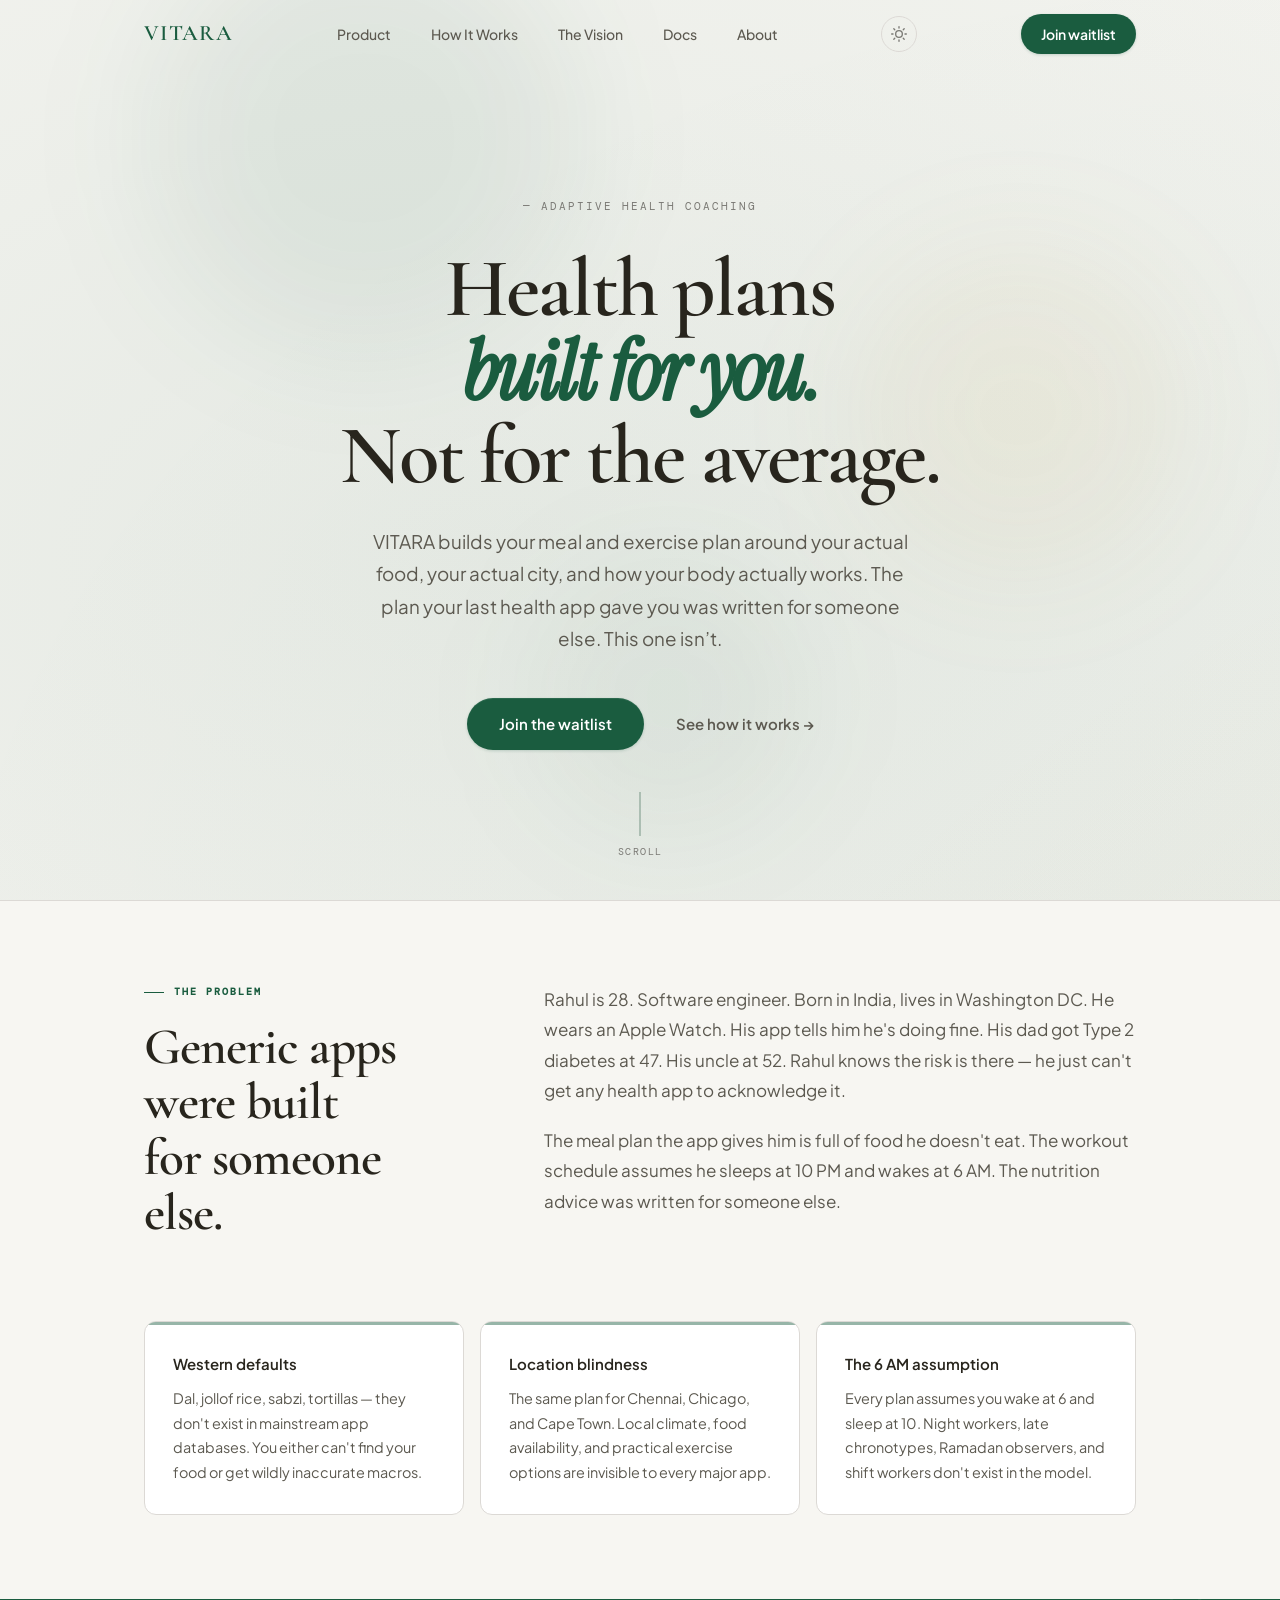
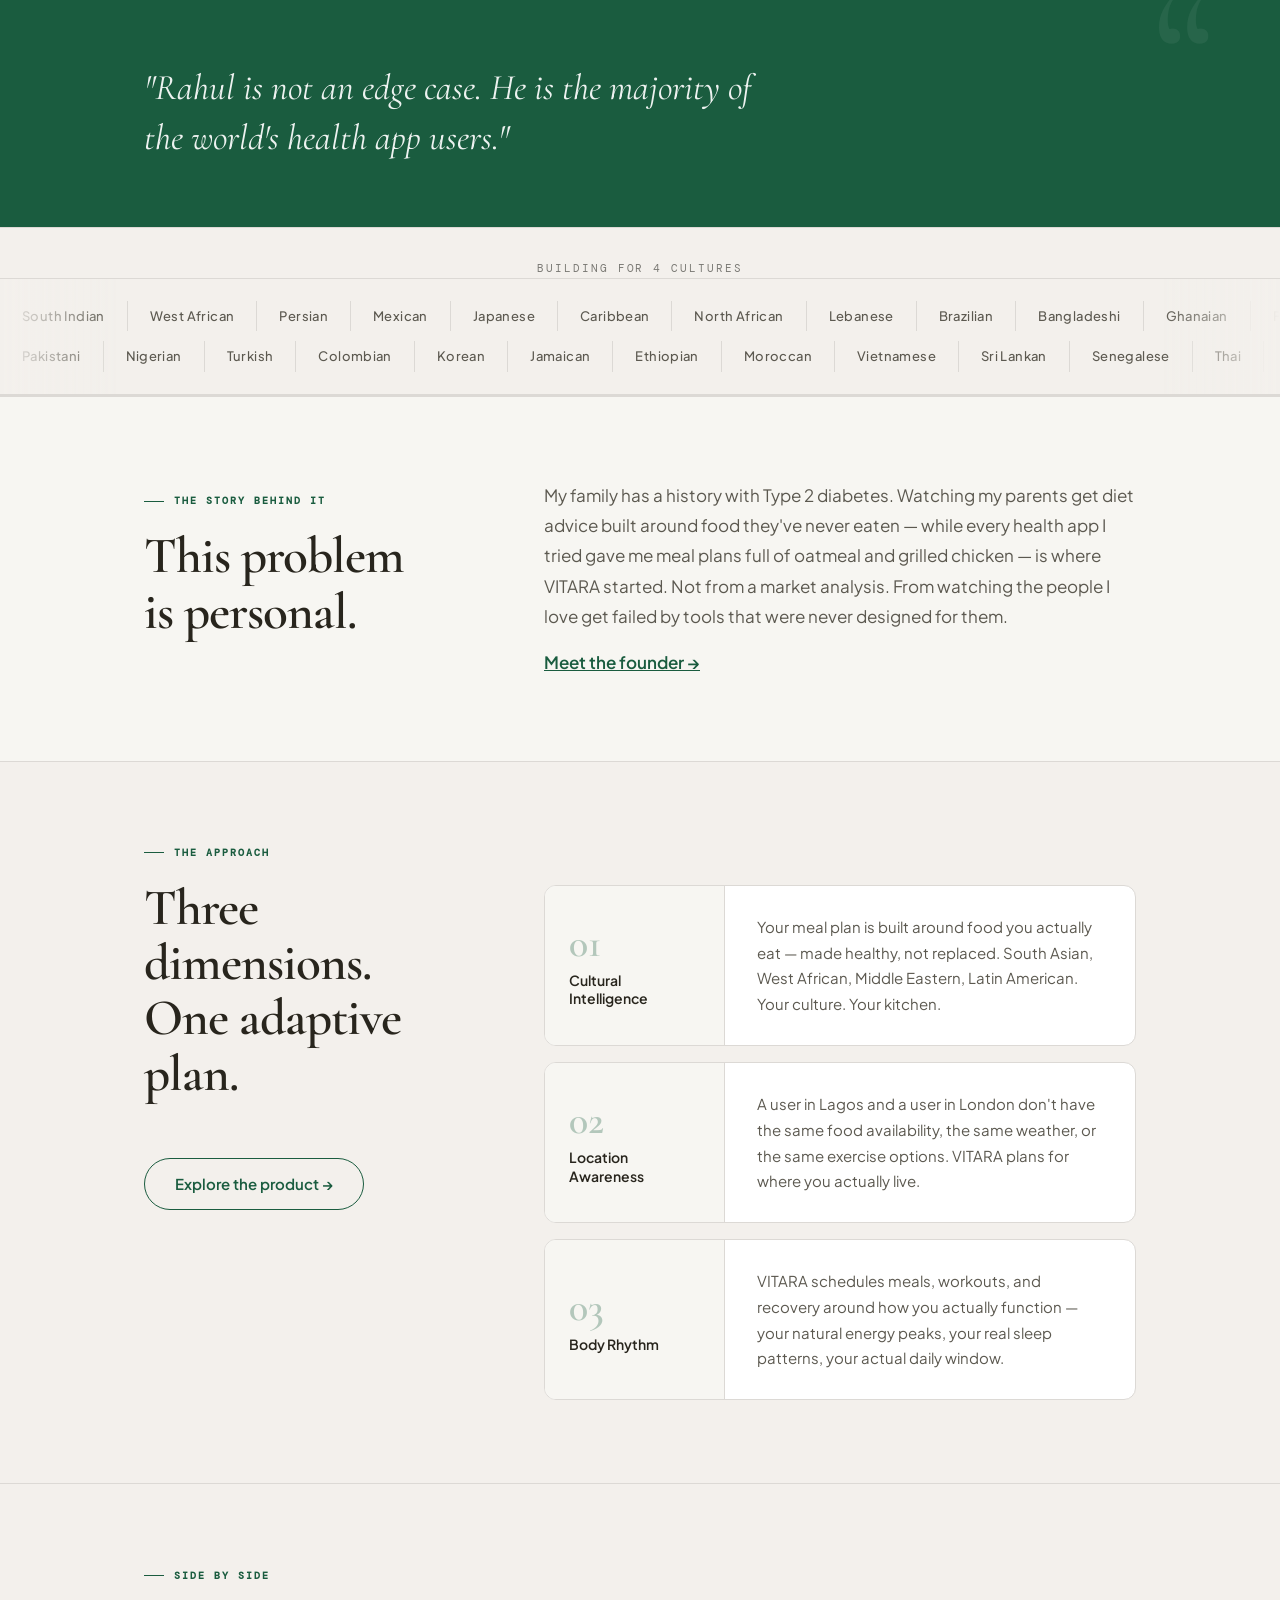
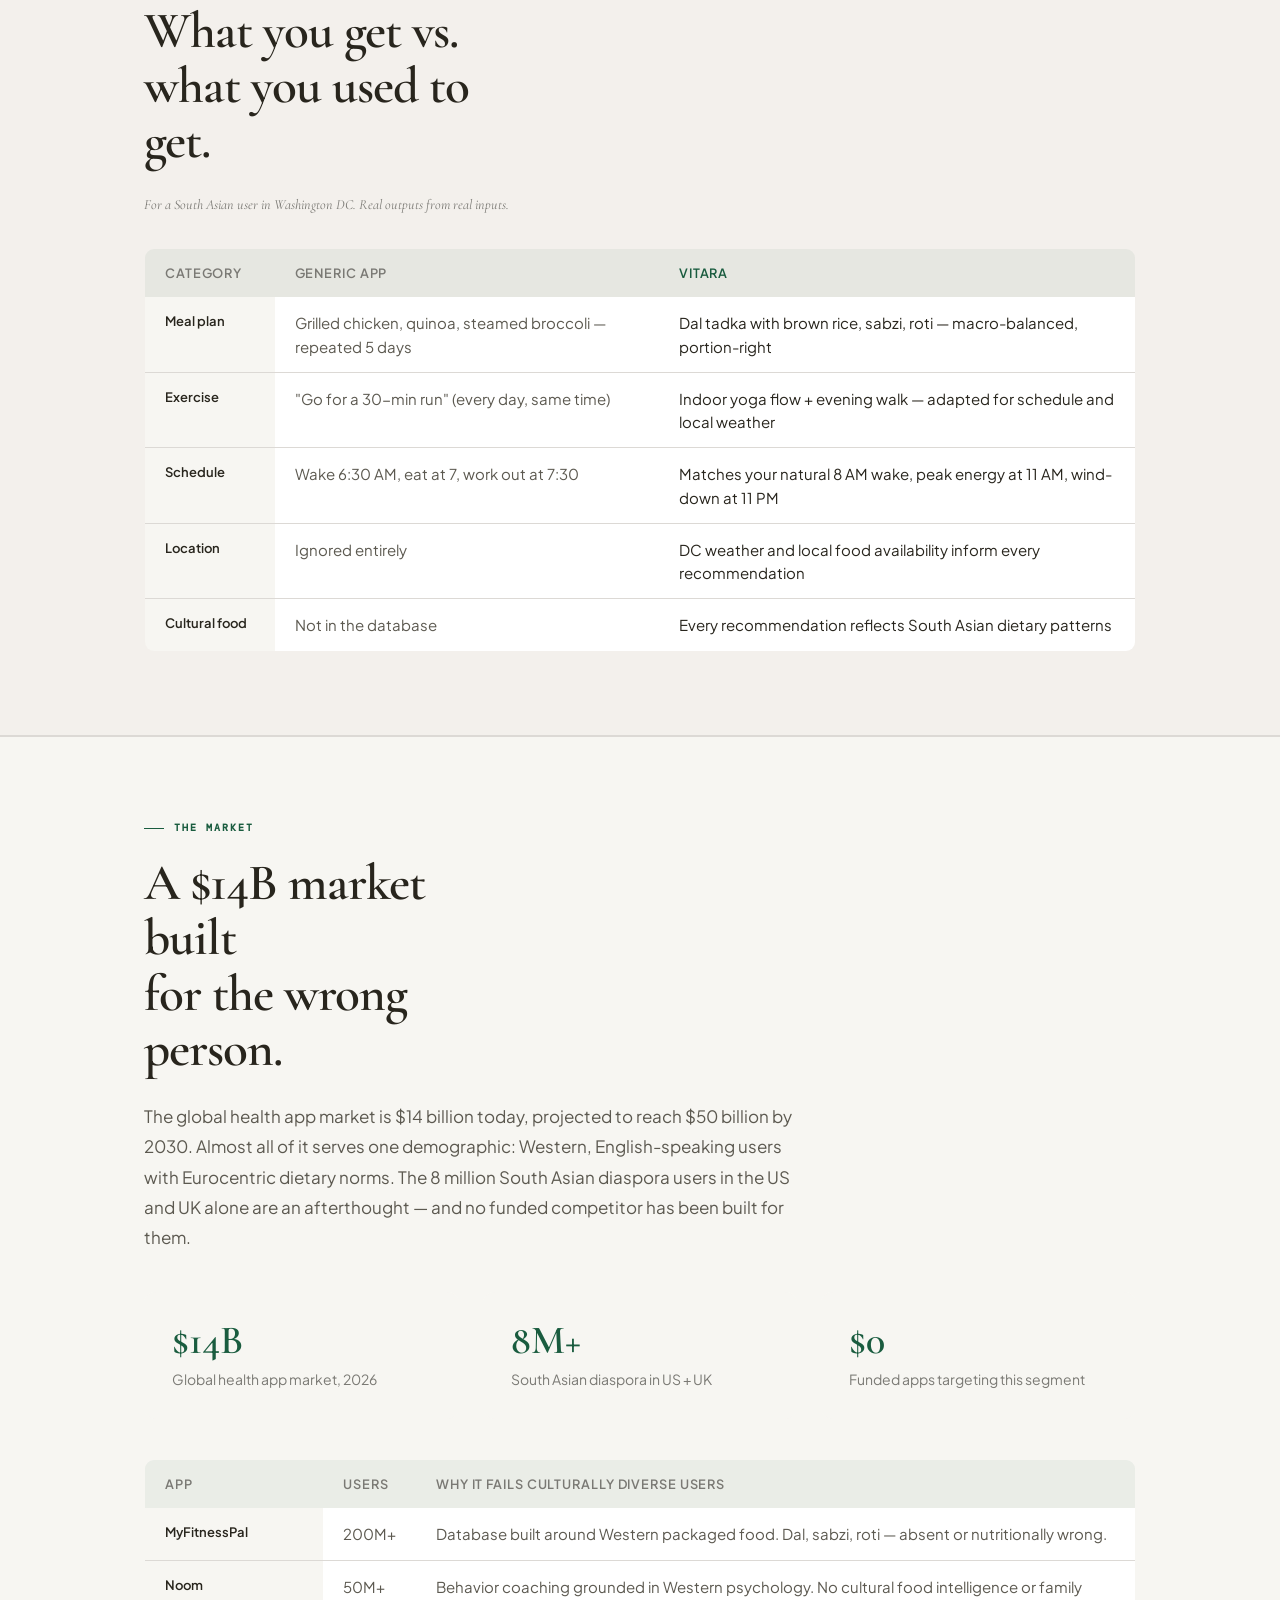
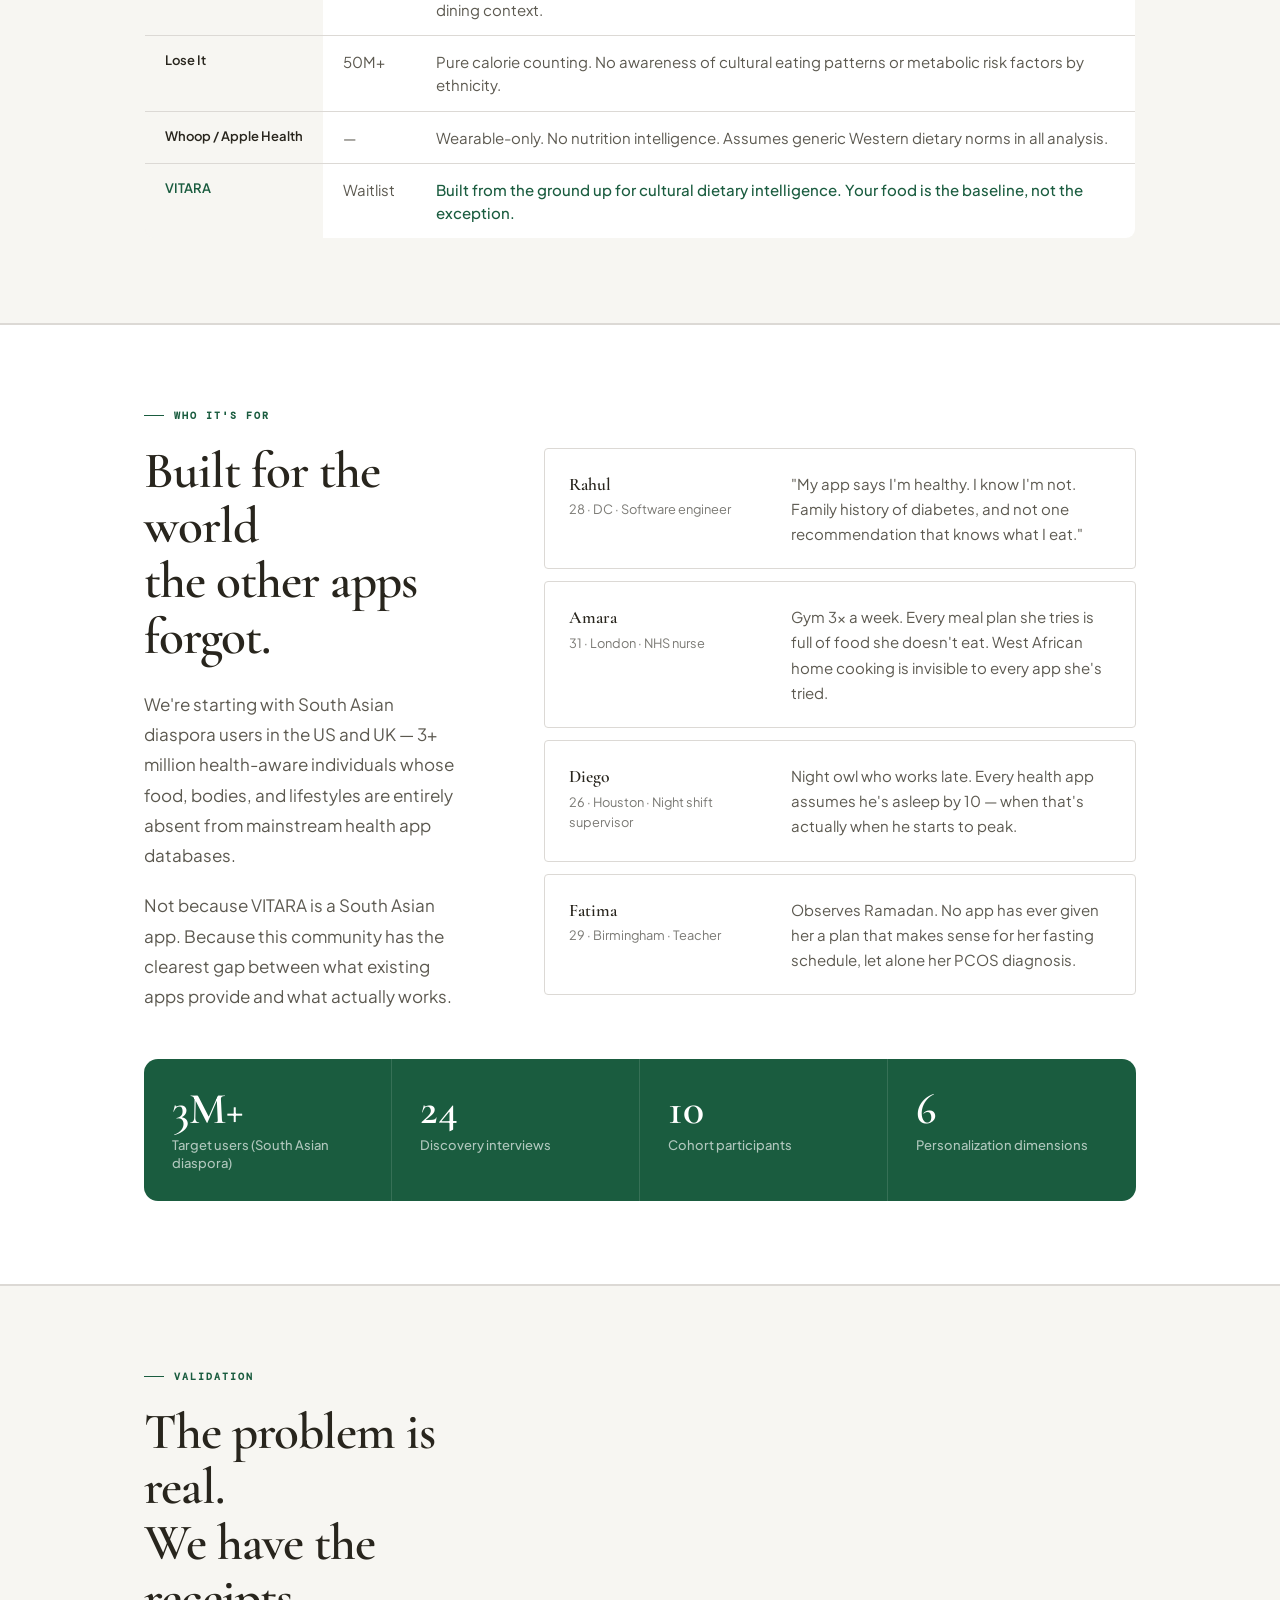
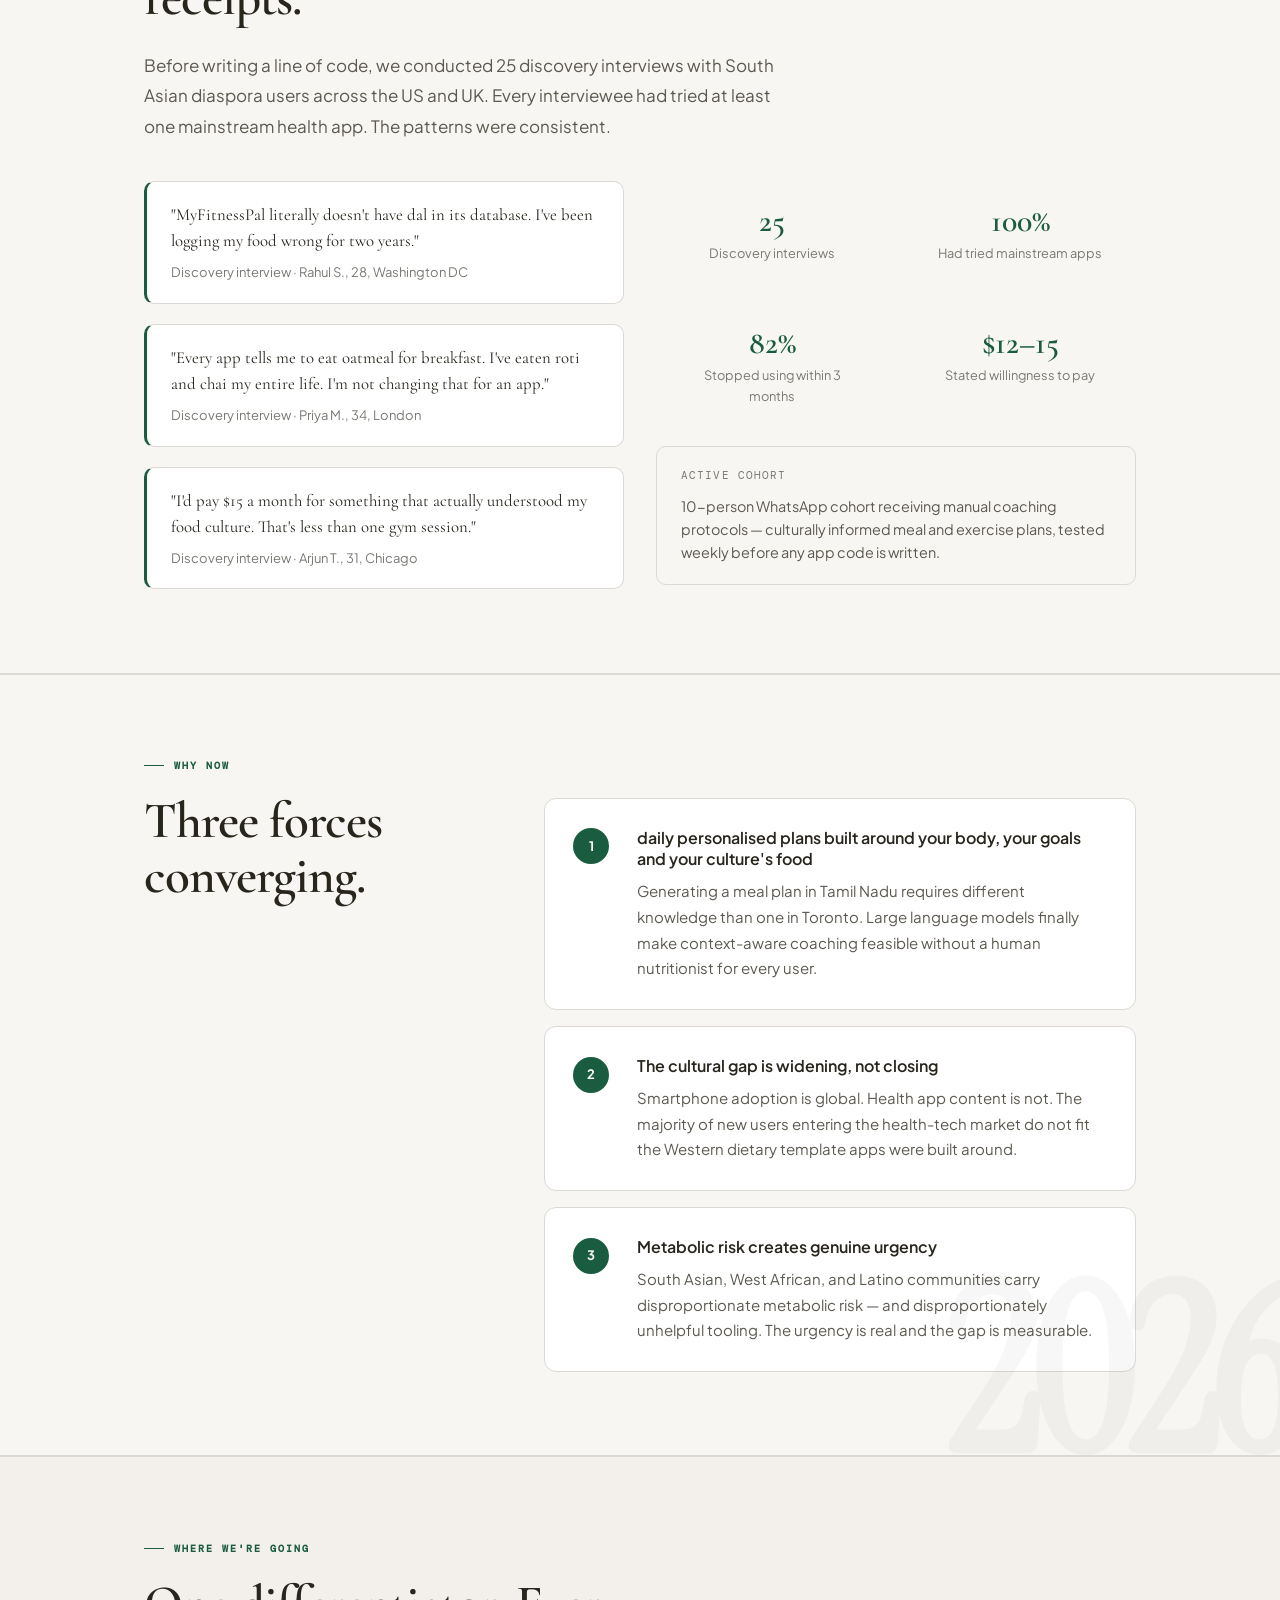
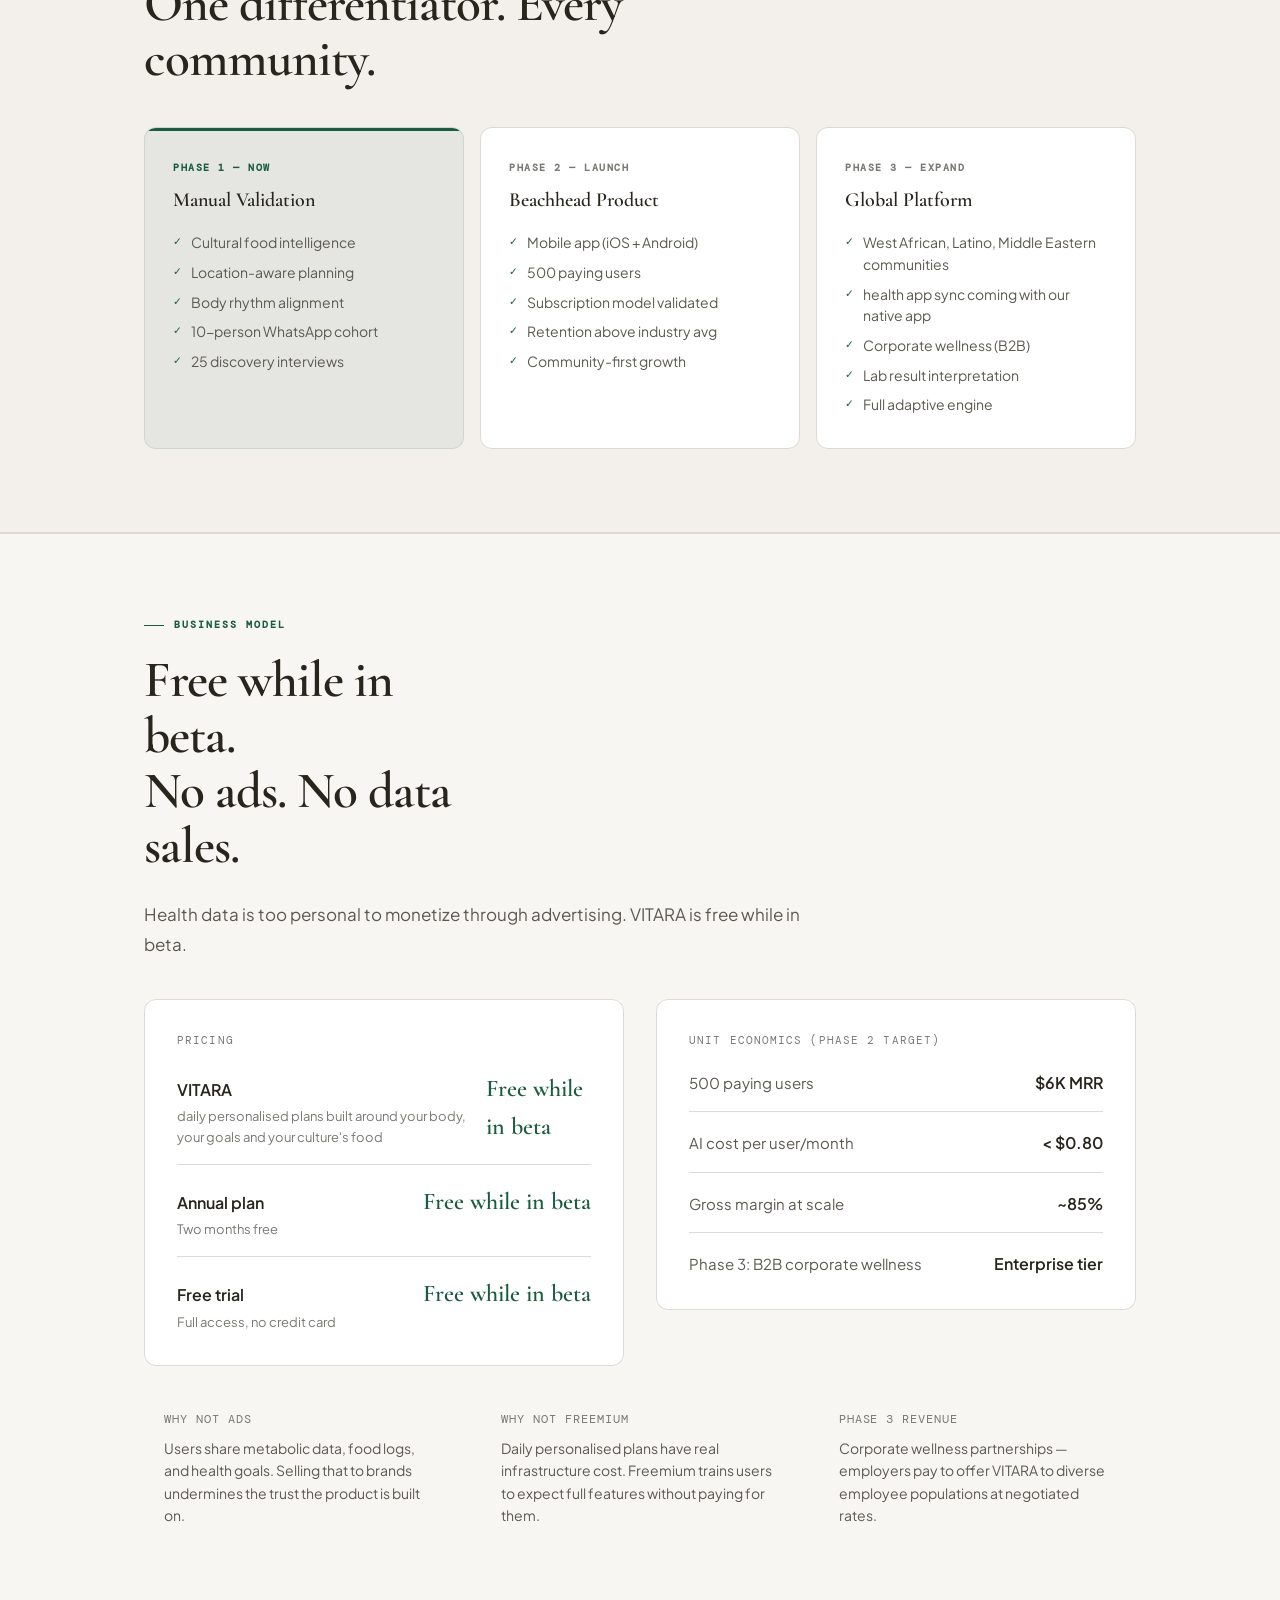
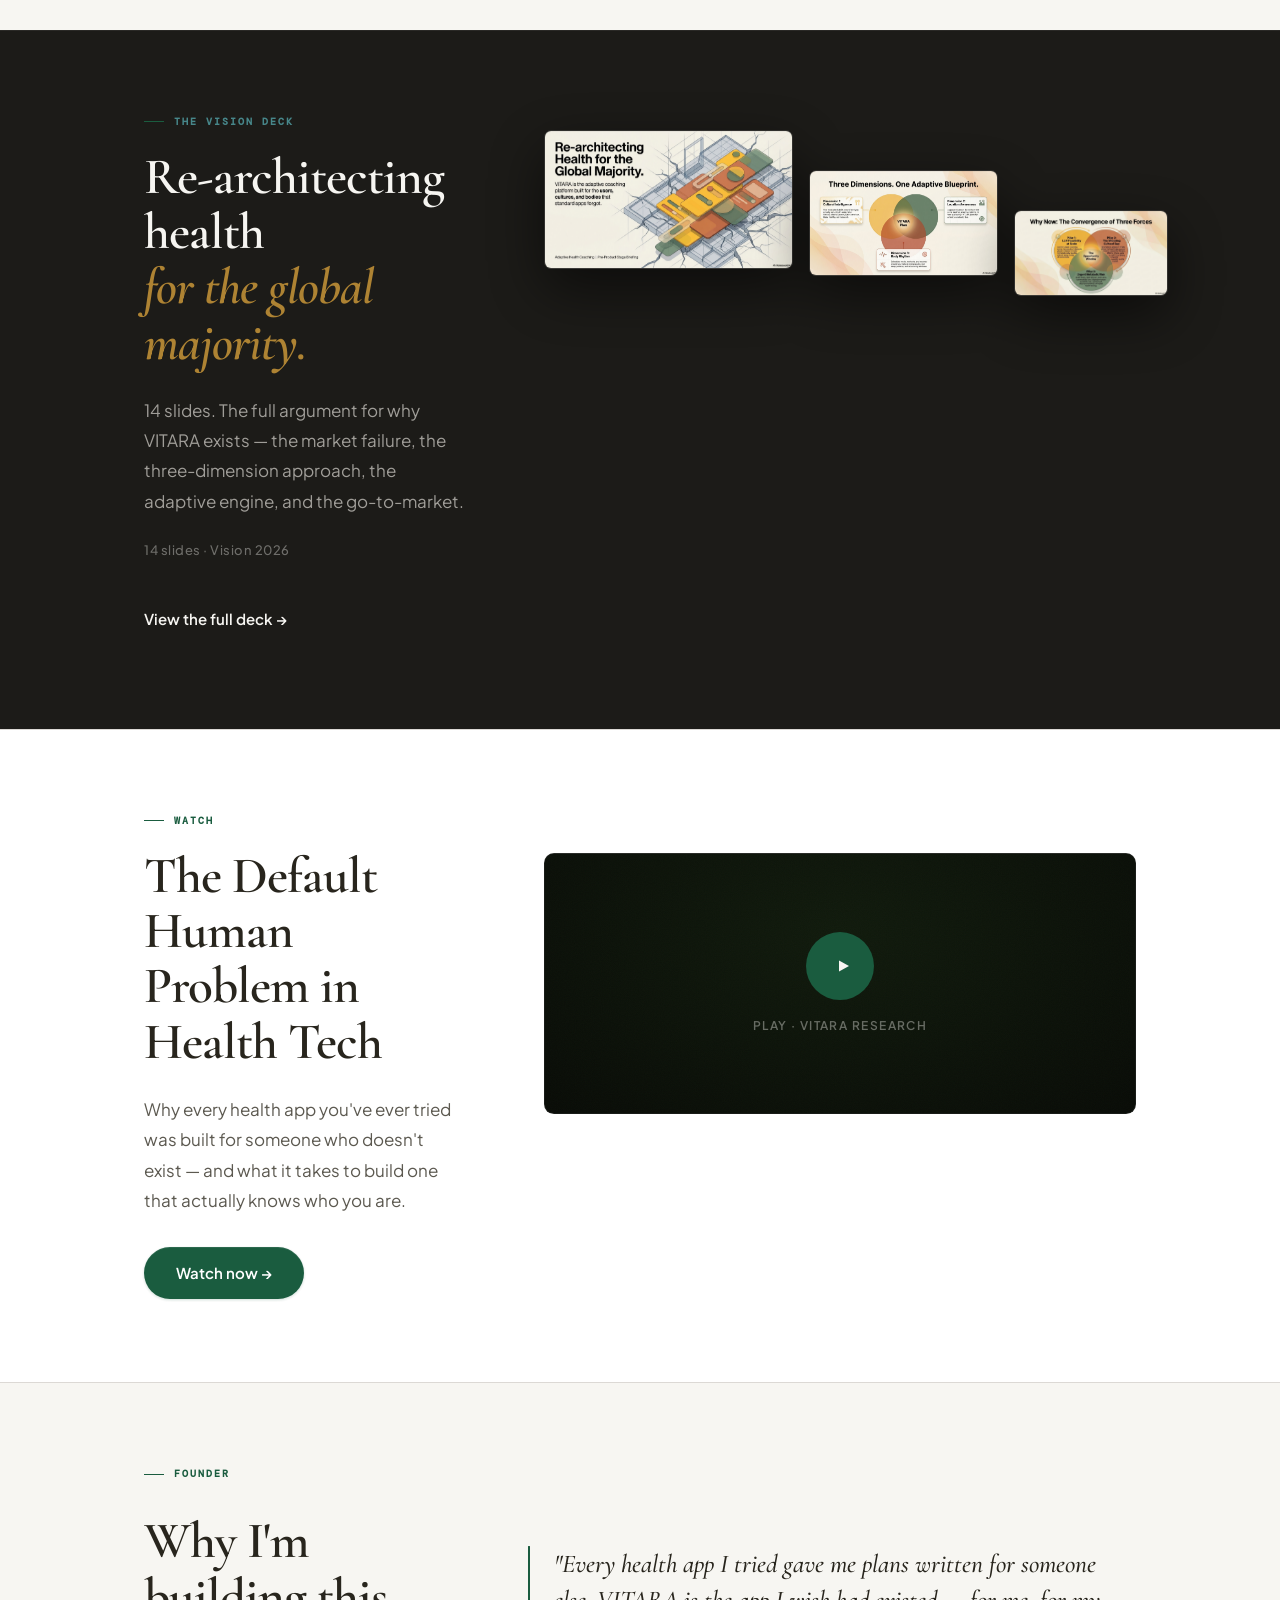
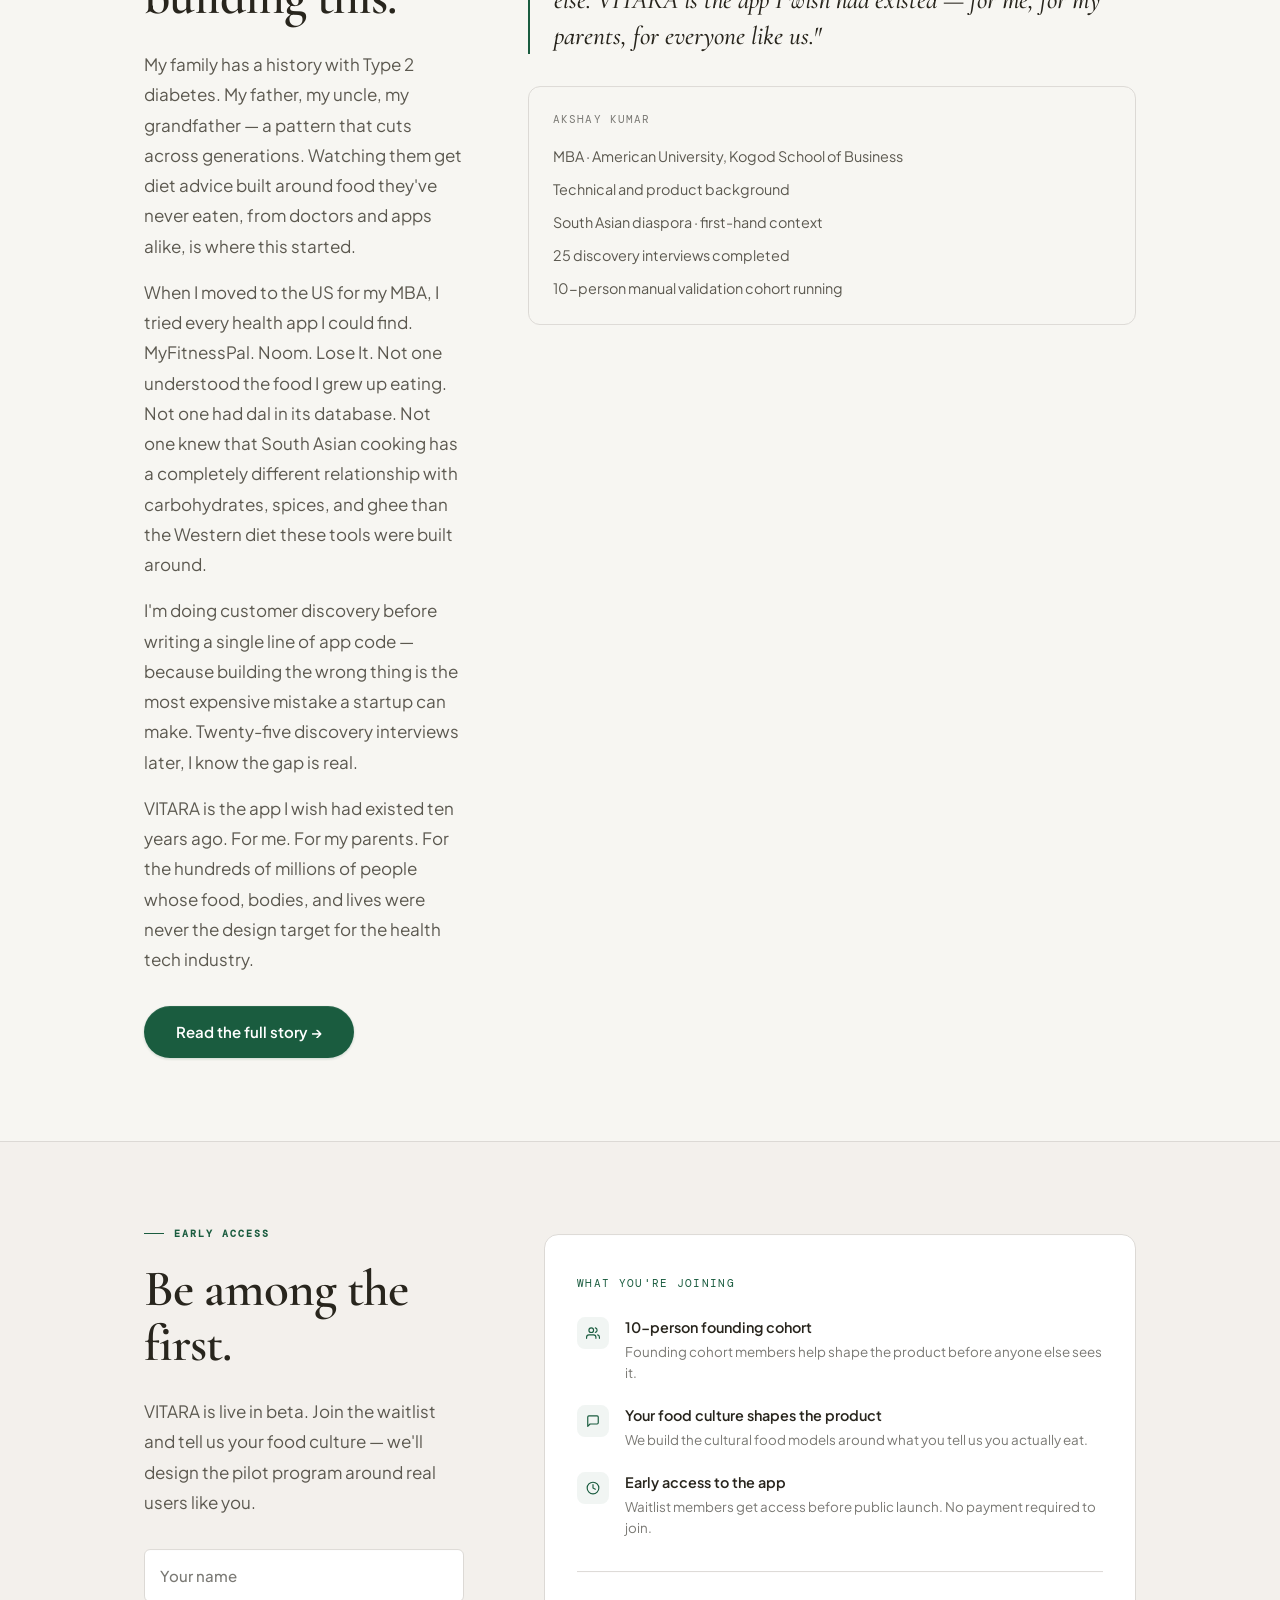
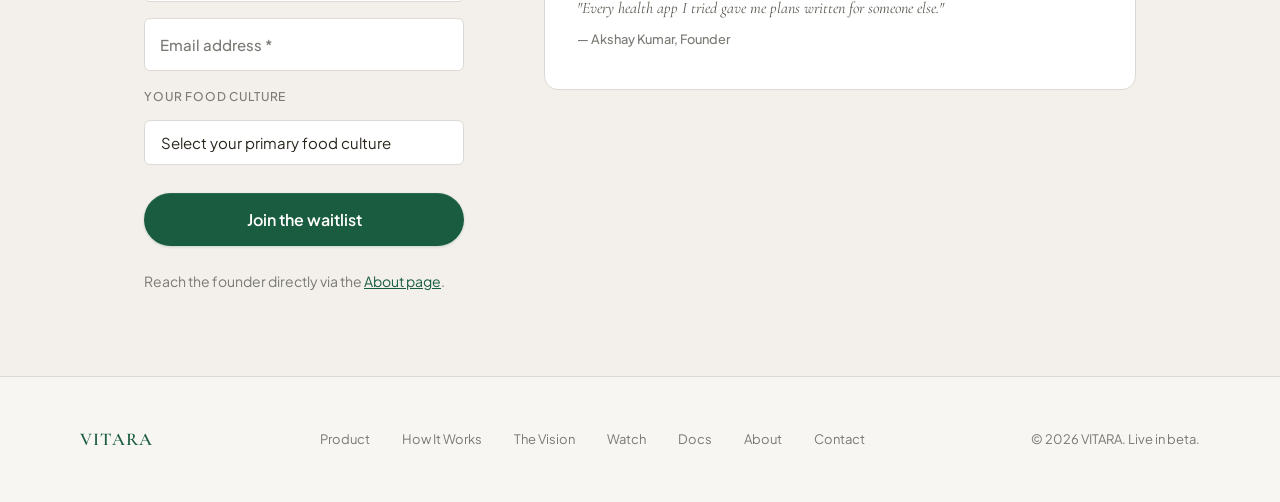
<file: index.html>
<!DOCTYPE html>
<html lang="en">
<head>
  <meta charset="UTF-8" />
  <meta name="viewport" content="width=device-width, initial-scale=1.0" />
  <title>VITARA — Adaptive Health Coaching</title>
  <meta name="description" content="VITARA generates health, diet, and exercise plans calibrated to your cultural background, your location, and how your body naturally works." />
  <meta property="og:title" content="VITARA — Adaptive Health Coaching" />
  <meta property="og:description" content="Health plans built for your life, not someone else's average." />
  <meta property="og:type" content="website" />
  <meta name="twitter:card" content="summary_large_image" />
  <meta name="theme-color" content="#F8F7F3" />
  <link rel="icon" type="image/svg+xml" href="data:image/svg+xml,<svg xmlns='http://www.w3.org/2000/svg' viewBox='0 0 100 100'><rect width='100' height='100' rx='14' fill='%231A5C3F'/><text x='50' y='76' font-family='Georgia,serif' font-size='66' font-weight='600' fill='white' text-anchor='middle'>V</text></svg>" />
  <link rel="preconnect" href="https://fonts.googleapis.com" />
  <link rel="preconnect" href="https://fonts.gstatic.com" crossorigin />
  <link rel="preconnect" href="https://api.fontshare.com" />
  <link href="https://api.fontshare.com/v2/css?f[]=satoshi@400,500&display=swap" rel="stylesheet" />
  <link href="https://fonts.googleapis.com/css2?family=Instrument+Serif:ital@0;1&family=DM+Mono:wght@400;500&family=Cormorant+Garamond:ital,wght@0,400;0,500;0,600;1,400;1,500&family=Plus+Jakarta+Sans:wght@400;500;600;700&display=swap" rel="stylesheet" />
  <link rel="stylesheet" href="assets/css/main.css" />
</head>
<body>

<header id="nav">
  <div class="container nav-inner">
    <a href="./" class="logo">VITARA</a>
    <nav class="nav-links" aria-label="Site navigation">
      <a href="product/" class="nav-link">Product</a>
      <a href="how-it-works/" class="nav-link">How It Works</a>
      <a href="pitch/" class="nav-link">The Vision</a>
      <a href="docs/" class="nav-link">Docs</a>
      <a href="about/" class="nav-link">About</a>
    </nav>
    <button class="theme-toggle" id="theme-toggle" aria-label="Toggle dark mode">
      <svg class="icon-sun" width="16" height="16" viewBox="0 0 24 24" fill="none" stroke="currentColor" stroke-width="2" stroke-linecap="round" stroke-linejoin="round"><circle cx="12" cy="12" r="5"/><line x1="12" y1="1" x2="12" y2="3"/><line x1="12" y1="21" x2="12" y2="23"/><line x1="4.22" y1="4.22" x2="5.64" y2="5.64"/><line x1="18.36" y1="18.36" x2="19.78" y2="19.78"/><line x1="1" y1="12" x2="3" y2="12"/><line x1="21" y1="12" x2="23" y2="12"/><line x1="4.22" y1="19.78" x2="5.64" y2="18.36"/><line x1="18.36" y1="5.64" x2="19.78" y2="4.22"/></svg>
      <svg class="icon-moon" width="16" height="16" viewBox="0 0 24 24" fill="none" stroke="currentColor" stroke-width="2" stroke-linecap="round" stroke-linejoin="round"><path d="M21 12.79A9 9 0 1 1 11.21 3 7 7 0 0 0 21 12.79z"/></svg>
    </button>
    <button class="nav-toggle" id="nav-toggle" aria-label="Toggle navigation" aria-expanded="false">
      <span class="nav-toggle-bar"></span>
      <span class="nav-toggle-bar"></span>
    </button>
    <a href="#waitlist" class="btn btn-sm nav-desktop-cta">Join waitlist</a>
  </div>
</header>
<div id="nav-mobile" class="nav-mobile">
  <a href="product/">Product</a>
  <a href="how-it-works/">How It Works</a>
  <a href="pitch/">The Vision</a>
  <a href="docs/">Docs</a>
  <a href="about/">About</a>
  <a href="#waitlist" class="btn btn-sm">Join waitlist</a>
</div>

<!-- HERO -->
<section id="hero">
  <div class="hero-bg-mesh" aria-hidden="true"></div>
  <div class="hero-float-orbs" aria-hidden="true">
    <div class="float-orb float-orb--a"></div>
    <div class="float-orb float-orb--b"></div>
    <div class="float-orb float-orb--c"></div>
  </div>
  <div class="hero-inner container">
    <p class="hero-eyebrow">&#8212; Adaptive Health Coaching</p>
    <h1 class="hero-title" id="hero-headline">
      <span class="hero-line">Health plans</span>
      <span class="hero-line hero-line--em"><em>built for you.</em></span>
      <span class="hero-line">Not for the average.</span>
    </h1>
    <p class="hero-sub">VITARA builds your meal and exercise plan around your actual food, your actual city, and how your body actually works. The plan your last health app gave you was written for someone else. This one isn&#8217;t.</p>
    <div class="hero-actions">
      <a href="#waitlist" class="btn btn-primary">Join the waitlist</a>
      <a href="product/" class="btn btn-ghost">See how it works &#8594;</a>
    </div>
  </div>
  <div class="scroll-indicator" id="scroll-indicator" aria-hidden="true">
    <div class="scroll-line"></div>
    <span class="scroll-label">scroll</span>
  </div>
</section>

<!-- PROBLEM TEASER -->
<section class="section" id="problem">
  <div class="container">
    <div class="section-split">
      <div>
        <p class="section-label">The problem</p>
        <h2 class="section-title-lg reveal">Generic apps were built<br>for someone else.</h2>
      </div>
      <div>
        <p class="section-body reveal">Rahul is 28. Software engineer. Born in India, lives in Washington DC. He wears an Apple Watch. His app tells him he's doing fine. His dad got Type 2 diabetes at 47. His uncle at 52. Rahul knows the risk is there — he just can't get any health app to acknowledge it.</p>
        <p class="section-body reveal" style="margin-top:1.25rem;">The meal plan the app gives him is full of food he doesn't eat. The workout schedule assumes he sleeps at 10 PM and wakes at 6 AM. The nutrition advice was written for someone else.</p>
      </div>
    </div>

    <div class="failures" style="margin-top:3.5rem;">
      <div class="failure-item reveal">
        <p class="failure-title">Western defaults</p>
        <p class="failure-body">Dal, jollof rice, sabzi, tortillas — they don't exist in mainstream app databases. You either can't find your food or get wildly inaccurate macros.</p>
      </div>
      <div class="failure-item reveal">
        <p class="failure-title">Location blindness</p>
        <p class="failure-body">The same plan for Chennai, Chicago, and Cape Town. Local climate, food availability, and practical exercise options are invisible to every major app.</p>
      </div>
      <div class="failure-item reveal">
        <p class="failure-title">The 6 AM assumption</p>
        <p class="failure-body">Every plan assumes you wake at 6 and sleep at 10. Night workers, late chronotypes, Ramadan observers, and shift workers don't exist in the model.</p>
      </div>
    </div>
  </div>
</section>

<!-- PULL QUOTE -->
<blockquote class="pull-quote reveal">
  <div class="container">
    <p>"Rahul is not an edge case. He is the majority of the world's health app users."</p>
  </div>
</blockquote>

<hr class="section-divider">

<!-- CULTURE STRIP -->
<div class="culture-header" aria-hidden="true">
  <p class="culture-header-line">Building for 4 cultures</p>
</div>
<div class="culture-strip" aria-hidden="true">
  <div class="culture-fade culture-fade--left"></div>
  <div class="culture-fade culture-fade--right"></div>
  <div class="culture-track culture-track--fwd">
    <span>South Indian</span><span>West African</span><span>Persian</span>
    <span>Mexican</span><span>Japanese</span><span>Caribbean</span>
    <span>North African</span><span>Lebanese</span><span>Brazilian</span>
    <span>Bangladeshi</span><span>Ghanaian</span><span>Filipino</span>
    <span>South Indian</span><span>West African</span><span>Persian</span>
    <span>Mexican</span><span>Japanese</span><span>Caribbean</span>
    <span>North African</span><span>Lebanese</span><span>Brazilian</span>
    <span>Bangladeshi</span><span>Ghanaian</span><span>Filipino</span>
  </div>
  <div class="culture-track culture-track--rev">
    <span>Pakistani</span><span>Nigerian</span><span>Turkish</span>
    <span>Colombian</span><span>Korean</span><span>Jamaican</span>
    <span>Ethiopian</span><span>Moroccan</span><span>Vietnamese</span>
    <span>Sri Lankan</span><span>Senegalese</span><span>Thai</span>
    <span>Pakistani</span><span>Nigerian</span><span>Turkish</span>
    <span>Colombian</span><span>Korean</span><span>Jamaican</span>
    <span>Ethiopian</span><span>Moroccan</span><span>Vietnamese</span>
    <span>Sri Lankan</span><span>Senegalese</span><span>Thai</span>
  </div>
</div>

<hr class="section-divider">

<!-- FOUNDER STORY CALLOUT -->
<section class="section" id="founder-story">
  <div class="container section-split section-split-center">
    <div>
      <p class="section-label">The story behind it</p>
      <h2 class="section-title-lg reveal">This problem<br>is personal.</h2>
    </div>
    <div>
      <p class="section-body reveal">My family has a history with Type 2 diabetes. Watching my parents get diet advice built around food they've never eaten — while every health app I tried gave me meal plans full of oatmeal and grilled chicken — is where VITARA started. Not from a market analysis. From watching the people I love get failed by tools that were never designed for them.</p>
      <p class="section-body reveal" style="margin-top:1rem;"><a href="about/" style="color:var(--green);font-weight:600;">Meet the founder →</a></p>
    </div>
  </div>
</section>

<!-- APPROACH TEASER -->
<section class="section" id="approach">
  <div class="container">
    <div class="section-split">
      <div>
        <p class="section-label">The approach</p>
        <h2 class="section-title-lg reveal">Three dimensions.<br>One adaptive plan.</h2>
        <a href="product/" class="btn btn-outline reveal" style="margin-top:2rem;">Explore the product →</a>
      </div>
      <div>
        <div class="dimensions">
          <div class="dimension-row reveal">
            <div class="dim-label">
              <p class="dim-num">01</p>
              <p class="dim-name">Cultural Intelligence</p>
            </div>
            <div class="dim-body">Your meal plan is built around food you actually eat — made healthy, not replaced. South Asian, West African, Middle Eastern, Latin American. Your culture. Your kitchen.</div>
          </div>
          <div class="dimension-row reveal">
            <div class="dim-label">
              <p class="dim-num">02</p>
              <p class="dim-name">Location Awareness</p>
            </div>
            <div class="dim-body">A user in Lagos and a user in London don't have the same food availability, the same weather, or the same exercise options. VITARA plans for where you actually live.</div>
          </div>
          <div class="dimension-row reveal">
            <div class="dim-label">
              <p class="dim-num">03</p>
              <p class="dim-name">Body Rhythm</p>
            </div>
            <div class="dim-body">VITARA schedules meals, workouts, and recovery around how you actually function — your natural energy peaks, your real sleep patterns, your actual daily window.</div>
          </div>
        </div>
      </div>
    </div>
  </div>
</section>

<!-- COMPARISON -->
<section class="section" id="comparison">
  <div class="container">
    <p class="section-label">Side by side</p>
    <h2 class="section-title-lg reveal">What you get vs.<br>what you used to get.</h2>
    <p class="compare-context reveal">For a South Asian user in Washington DC. Real outputs from real inputs.</p>
    <div class="table-scroll reveal">
      <table class="compare-table">
        <thead>
          <tr>
            <th>Category</th>
            <th>Generic App</th>
            <th class="th-vitara">VITARA</th>
          </tr>
        </thead>
        <tbody>
          <tr>
            <td class="td-cat">Meal plan</td>
            <td>Grilled chicken, quinoa, steamed broccoli — repeated 5 days</td>
            <td class="td-vitara">Dal tadka with brown rice, sabzi, roti — macro-balanced, portion-right</td>
          </tr>
          <tr>
            <td class="td-cat">Exercise</td>
            <td>"Go for a 30-min run" (every day, same time)</td>
            <td class="td-vitara">Indoor yoga flow + evening walk — adapted for schedule and local weather</td>
          </tr>
          <tr>
            <td class="td-cat">Schedule</td>
            <td>Wake 6:30 AM, eat at 7, work out at 7:30</td>
            <td class="td-vitara">Matches your natural 8 AM wake, peak energy at 11 AM, wind-down at 11 PM</td>
          </tr>
          <tr>
            <td class="td-cat">Location</td>
            <td>Ignored entirely</td>
            <td class="td-vitara">DC weather and local food availability inform every recommendation</td>
          </tr>
          <tr>
            <td class="td-cat">Cultural food</td>
            <td>Not in the database</td>
            <td class="td-vitara">Every recommendation reflects South Asian dietary patterns</td>
          </tr>
        </tbody>
      </table>
    </div>
  </div>
</section>

<hr class="section-divider">

<!-- MARKET SIZE -->
<section class="section" id="market">
  <div class="container">
    <p class="section-label">The market</p>
    <h2 class="section-title-lg reveal">A $14B market built<br>for the wrong person.</h2>
    <p class="section-body reveal" style="max-width:660px;">The global health app market is $14 billion today, projected to reach $50 billion by 2030. Almost all of it serves one demographic: Western, English-speaking users with Eurocentric dietary norms. The 8 million South Asian diaspora users in the US and UK alone are an afterthought — and no funded competitor has been built for them.</p>

    <div style="display:grid;grid-template-columns:repeat(3,1fr);gap:1.5rem;margin-top:2.5rem;" class="reveal">
      <div style="padding:1.75rem;background:var(--cream);border-radius:12px;">
        <p style="font-family:var(--ff-serif);font-size:2.5rem;font-weight:600;color:var(--green);line-height:1;margin-bottom:0.5rem;">$14B</p>
        <p style="font-size:0.875rem;color:var(--ink-3);">Global health app market, 2026</p>
      </div>
      <div style="padding:1.75rem;background:var(--cream);border-radius:12px;">
        <p style="font-family:var(--ff-serif);font-size:2.5rem;font-weight:600;color:var(--green);line-height:1;margin-bottom:0.5rem;">8M+</p>
        <p style="font-size:0.875rem;color:var(--ink-3);">South Asian diaspora in US + UK</p>
      </div>
      <div style="padding:1.75rem;background:var(--cream);border-radius:12px;">
        <p style="font-family:var(--ff-serif);font-size:2.5rem;font-weight:600;color:var(--green);line-height:1;margin-bottom:0.5rem;">$0</p>
        <p style="font-size:0.875rem;color:var(--ink-3);">Funded apps targeting this segment</p>
      </div>
    </div>

    <div class="table-scroll reveal" style="margin-top:2.5rem;">
      <table class="compare-table" style="min-width:580px;">
        <thead>
          <tr>
            <th>App</th>
            <th>Users</th>
            <th>Why it fails culturally diverse users</th>
          </tr>
        </thead>
        <tbody>
          <tr>
            <td class="td-cat">MyFitnessPal</td>
            <td>200M+</td>
            <td>Database built around Western packaged food. Dal, sabzi, roti — absent or nutritionally wrong.</td>
          </tr>
          <tr>
            <td class="td-cat">Noom</td>
            <td>50M+</td>
            <td>Behavior coaching grounded in Western psychology. No cultural food intelligence or family dining context.</td>
          </tr>
          <tr>
            <td class="td-cat">Lose It</td>
            <td>50M+</td>
            <td>Pure calorie counting. No awareness of cultural eating patterns or metabolic risk factors by ethnicity.</td>
          </tr>
          <tr>
            <td class="td-cat">Whoop / Apple Health</td>
            <td>—</td>
            <td>Wearable-only. No nutrition intelligence. Assumes generic Western dietary norms in all analysis.</td>
          </tr>
          <tr>
            <td class="td-cat" style="color:var(--green);font-weight:600;">VITARA</td>
            <td>Waitlist</td>
            <td style="color:var(--green);font-weight:500;">Built from the ground up for cultural dietary intelligence. Your food is the baseline, not the exception.</td>
          </tr>
        </tbody>
      </table>
    </div>
  </div>
</section>

<hr class="section-divider">

<!-- WHO IT'S FOR -->
<section class="section" id="who">
  <div class="container">
    <div class="section-split">
      <div>
        <p class="section-label">Who it's for</p>
        <h2 class="section-title-lg reveal">Built for the world<br>the other apps<br>forgot.</h2>
        <p class="section-body reveal" style="margin-top:1.5rem;">We're starting with South Asian diaspora users in the US and UK — 3+ million health-aware individuals whose food, bodies, and lifestyles are entirely absent from mainstream health app databases.</p>
        <p class="section-body reveal">Not because VITARA is a South Asian app. Because this community has the clearest gap between what existing apps provide and what actually works.</p>
      </div>
      <div>
        <div class="personas">
          <div class="persona-row reveal">
            <div>
              <p class="persona-name">Rahul</p>
              <p class="persona-meta">28 · DC · Software engineer</p>
            </div>
            <p class="persona-desc">"My app says I'm healthy. I know I'm not. Family history of diabetes, and not one recommendation that knows what I eat."</p>
          </div>
          <div class="persona-row reveal">
            <div>
              <p class="persona-name">Amara</p>
              <p class="persona-meta">31 · London · NHS nurse</p>
            </div>
            <p class="persona-desc">Gym 3× a week. Every meal plan she tries is full of food she doesn't eat. West African home cooking is invisible to every app she's tried.</p>
          </div>
          <div class="persona-row reveal">
            <div>
              <p class="persona-name">Diego</p>
              <p class="persona-meta">26 · Houston · Night shift supervisor</p>
            </div>
            <p class="persona-desc">Night owl who works late. Every health app assumes he's asleep by 10 — when that's actually when he starts to peak.</p>
          </div>
          <div class="persona-row reveal">
            <div>
              <p class="persona-name">Fatima</p>
              <p class="persona-meta">29 · Birmingham · Teacher</p>
            </div>
            <p class="persona-desc">Observes Ramadan. No app has ever given her a plan that makes sense for her fasting schedule, let alone her PCOS diagnosis.</p>
          </div>
        </div>
      </div>
    </div>

    <div class="stats-bar reveal" style="margin-top:3rem;">
      <div class="stat">
        <p class="stat-num"><span class="count-up" data-target="3">0</span>M+</p>
        <p class="stat-label">Target users (South Asian diaspora)</p>
      </div>
      <div class="stat">
        <p class="stat-num"><span class="count-up" data-target="25">0</span></p>
        <p class="stat-label">Discovery interviews</p>
      </div>
      <div class="stat">
        <p class="stat-num"><span class="count-up" data-target="10">0</span></p>
        <p class="stat-label">Cohort participants</p>
      </div>
      <div class="stat">
        <p class="stat-num"><span class="count-up" data-target="6">0</span></p>
        <p class="stat-label">Personalization dimensions</p>
      </div>
    </div>
  </div>
</section>

<hr class="section-divider">

<!-- VALIDATION -->
<section class="section" id="validation">
  <div class="container">
    <p class="section-label">Validation</p>
    <h2 class="section-title-lg reveal">The problem is real.<br>We have the receipts.</h2>
    <p class="section-body reveal" style="max-width:660px;">Before writing a line of code, we conducted 25 discovery interviews with South Asian diaspora users across the US and UK. Every interviewee had tried at least one mainstream health app. The patterns were consistent.</p>

    <div style="display:grid;grid-template-columns:1fr 1fr;gap:2rem;margin-top:2.5rem;align-items:start;">
      <div style="display:flex;flex-direction:column;gap:1.25rem;">
        <div style="padding:1.25rem 1.5rem;background:var(--white);border:1px solid var(--rule);border-radius:10px;border-left:3px solid var(--green);" class="reveal">
          <p style="font-family:var(--ff-serif);font-size:1.05rem;color:var(--ink);line-height:1.55;">"MyFitnessPal literally doesn't have dal in its database. I've been logging my food wrong for two years."</p>
          <p style="margin-top:0.5rem;font-size:0.8125rem;color:var(--ink-3);">Discovery interview · Rahul S., 28, Washington DC</p>
        </div>
        <div style="padding:1.25rem 1.5rem;background:var(--white);border:1px solid var(--rule);border-radius:10px;border-left:3px solid var(--green);" class="reveal">
          <p style="font-family:var(--ff-serif);font-size:1.05rem;color:var(--ink);line-height:1.55;">"Every app tells me to eat oatmeal for breakfast. I've eaten roti and chai my entire life. I'm not changing that for an app."</p>
          <p style="margin-top:0.5rem;font-size:0.8125rem;color:var(--ink-3);">Discovery interview · Priya M., 34, London</p>
        </div>
        <div style="padding:1.25rem 1.5rem;background:var(--white);border:1px solid var(--rule);border-radius:10px;border-left:3px solid var(--green);" class="reveal">
          <p style="font-family:var(--ff-serif);font-size:1.05rem;color:var(--ink);line-height:1.55;">"I'd pay $15 a month for something that actually understood my food culture. That's less than one gym session."</p>
          <p style="margin-top:0.5rem;font-size:0.8125rem;color:var(--ink-3);">Discovery interview · Arjun T., 31, Chicago</p>
        </div>
      </div>

      <div style="display:flex;flex-direction:column;gap:1rem;">
        <div style="display:grid;grid-template-columns:1fr 1fr;gap:1rem;" class="reveal">
          <div style="padding:1.5rem;background:var(--cream);border-radius:10px;text-align:center;">
            <p style="font-family:var(--ff-serif);font-size:2rem;font-weight:600;color:var(--green);line-height:1;">25</p>
            <p style="font-size:0.8rem;color:var(--ink-3);margin-top:0.375rem;">Discovery interviews</p>
          </div>
          <div style="padding:1.5rem;background:var(--cream);border-radius:10px;text-align:center;">
            <p style="font-family:var(--ff-serif);font-size:2rem;font-weight:600;color:var(--green);line-height:1;">100%</p>
            <p style="font-size:0.8rem;color:var(--ink-3);margin-top:0.375rem;">Had tried mainstream apps</p>
          </div>
          <div style="padding:1.5rem;background:var(--cream);border-radius:10px;text-align:center;">
            <p style="font-family:var(--ff-serif);font-size:2rem;font-weight:600;color:var(--green);line-height:1;">82%</p>
            <p style="font-size:0.8rem;color:var(--ink-3);margin-top:0.375rem;">Stopped using within 3 months</p>
          </div>
          <div style="padding:1.5rem;background:var(--cream);border-radius:10px;text-align:center;">
            <p style="font-family:var(--ff-serif);font-size:2rem;font-weight:600;color:var(--green);line-height:1;">$12–15</p>
            <p style="font-size:0.8rem;color:var(--ink-3);margin-top:0.375rem;">Stated willingness to pay</p>
          </div>
        </div>
        <div style="padding:1.25rem 1.5rem;background:var(--cream);border-radius:10px;border:1px solid var(--rule);" class="reveal">
          <p style="font-size:0.6875rem;font-family:var(--ff-mono);text-transform:uppercase;letter-spacing:0.1em;color:var(--ink-3);margin-bottom:0.625rem;">Active cohort</p>
          <p style="font-size:0.9rem;color:var(--ink-2);line-height:1.6;">10-person WhatsApp cohort receiving manual coaching protocols — culturally informed meal and exercise plans, tested weekly before any app code is written.</p>
        </div>
      </div>
    </div>
  </div>
</section>

<hr class="section-divider">

<!-- WHY NOW -->
<section class="section" id="why-now">
  <div class="container section-split">
    <div>
      <p class="section-label">Why now</p>
      <h2 class="section-title-lg reveal">Three forces<br>converging.</h2>
    </div>
    <div class="reasons">
      <div class="reason reveal">
        <span class="reason-num">1</span>
        <div>
          <h3>daily personalised plans built around your body, your goals and your culture's food</h3>
          <p>Generating a meal plan in Tamil Nadu requires different knowledge than one in Toronto. Large language models finally make context-aware coaching feasible without a human nutritionist for every user.</p>
        </div>
      </div>
      <div class="reason reveal">
        <span class="reason-num">2</span>
        <div>
          <h3>The cultural gap is widening, not closing</h3>
          <p>Smartphone adoption is global. Health app content is not. The majority of new users entering the health-tech market do not fit the Western dietary template apps were built around.</p>
        </div>
      </div>
      <div class="reason reveal">
        <span class="reason-num">3</span>
        <div>
          <h3>Metabolic risk creates genuine urgency</h3>
          <p>South Asian, West African, and Latino communities carry disproportionate metabolic risk — and disproportionately unhelpful tooling. The urgency is real and the gap is measurable.</p>
        </div>
      </div>
    </div>
  </div>
</section>

<hr class="section-divider">

<!-- ROADMAP -->
<section class="section" id="roadmap">
  <div class="container">
    <p class="section-label">Where we're going</p>
    <h2 class="section-title-lg section-title-lg wide reveal">One differentiator. Every community.</h2>
    <div class="roadmap-phases">
      <div class="phase phase-active reveal">
        <p class="phase-num">Phase 1 — Now</p>
        <p class="phase-name">Manual Validation</p>
        <ul class="phase-items">
          <li>Cultural food intelligence</li>
          <li>Location-aware planning</li>
          <li>Body rhythm alignment</li>
          <li>10-person WhatsApp cohort</li>
          <li>25 discovery interviews</li>
        </ul>
      </div>
      <div class="phase reveal">
        <p class="phase-num">Phase 2 — Launch</p>
        <p class="phase-name">Beachhead Product</p>
        <ul class="phase-items">
          <li>Mobile app (iOS + Android)</li>
          <li>500 paying users</li>
          <li>Subscription model validated</li>
          <li>Retention above industry avg</li>
          <li>Community-first growth</li>
        </ul>
      </div>
      <div class="phase reveal">
        <p class="phase-num">Phase 3 — Expand</p>
        <p class="phase-name">Global Platform</p>
        <ul class="phase-items">
          <li>West African, Latino, Middle Eastern communities</li>
          <li>health app sync coming with our native app</li>
          <li>Corporate wellness (B2B)</li>
          <li>Lab result interpretation</li>
          <li>Full adaptive engine</li>
        </ul>
      </div>
    </div>
  </div>
</section>

<hr class="section-divider">

<!-- BUSINESS MODEL -->
<section class="section" id="business-model">
  <div class="container">
    <p class="section-label">Business model</p>
    <h2 class="section-title-lg reveal">Free while in beta.<br>No ads. No data sales.</h2>
    <p class="section-body reveal" style="max-width:660px;">Health data is too personal to monetize through advertising. VITARA is free while in beta.</p>

    <div style="display:grid;grid-template-columns:1fr 1fr;gap:2rem;margin-top:2.5rem;align-items:start;">
      <div class="reveal">
        <div style="padding:2rem;background:var(--white);border:1px solid var(--rule);border-radius:12px;">
          <p style="font-size:0.6875rem;font-family:var(--ff-mono);letter-spacing:0.1em;text-transform:uppercase;color:var(--ink-3);margin-bottom:1.25rem;">Pricing</p>
          <div style="display:flex;flex-direction:column;gap:1.125rem;">
            <div style="display:flex;justify-content:space-between;align-items:baseline;padding-bottom:1rem;border-bottom:1px solid var(--rule);">
              <div>
                <p style="font-weight:600;color:var(--ink);">VITARA</p>
                <p style="font-size:0.8125rem;color:var(--ink-3);margin-top:0.25rem;">daily personalised plans built around your body, your goals and your culture's food</p>
              </div>
              <p style="font-family:var(--ff-serif);font-size:1.5rem;font-weight:600;color:var(--green);">Free while in beta</p>
            </div>
            <div style="display:flex;justify-content:space-between;align-items:baseline;padding-bottom:1rem;border-bottom:1px solid var(--rule);">
              <div>
                <p style="font-weight:600;color:var(--ink);">Annual plan</p>
                <p style="font-size:0.8125rem;color:var(--ink-3);margin-top:0.25rem;">Two months free</p>
              </div>
              <p style="font-family:var(--ff-serif);font-size:1.5rem;font-weight:600;color:var(--green);">Free while in beta</p>
            </div>
            <div style="display:flex;justify-content:space-between;align-items:baseline;">
              <div>
                <p style="font-weight:600;color:var(--ink);">Free trial</p>
                <p style="font-size:0.8125rem;color:var(--ink-3);margin-top:0.25rem;">Full access, no credit card</p>
              </div>
              <p style="font-family:var(--ff-serif);font-size:1.5rem;font-weight:600;color:var(--green);">Free while in beta</p>
            </div>
          </div>
        </div>
      </div>

      <div class="reveal">
        <div style="padding:2rem;background:var(--white);border:1px solid var(--rule);border-radius:12px;">
          <p style="font-size:0.6875rem;font-family:var(--ff-mono);letter-spacing:0.1em;text-transform:uppercase;color:var(--ink-3);margin-bottom:1.25rem;">Unit economics (Phase 2 target)</p>
          <div style="display:flex;flex-direction:column;gap:1.125rem;">
            <div style="display:flex;justify-content:space-between;align-items:baseline;padding-bottom:1rem;border-bottom:1px solid var(--rule);">
              <p style="color:var(--ink-2);font-size:0.9375rem;">500 paying users</p>
              <p style="font-weight:600;color:var(--ink);">$6K MRR</p>
            </div>
            <div style="display:flex;justify-content:space-between;align-items:baseline;padding-bottom:1rem;border-bottom:1px solid var(--rule);">
              <p style="color:var(--ink-2);font-size:0.9375rem;">AI cost per user/month</p>
              <p style="font-weight:600;color:var(--ink);">&lt; $0.80</p>
            </div>
            <div style="display:flex;justify-content:space-between;align-items:baseline;padding-bottom:1rem;border-bottom:1px solid var(--rule);">
              <p style="color:var(--ink-2);font-size:0.9375rem;">Gross margin at scale</p>
              <p style="font-weight:600;color:var(--ink);">~85%</p>
            </div>
            <div style="display:flex;justify-content:space-between;align-items:baseline;">
              <p style="color:var(--ink-2);font-size:0.9375rem;">Phase 3: B2B corporate wellness</p>
              <p style="font-weight:600;color:var(--ink);">Enterprise tier</p>
            </div>
          </div>
        </div>
      </div>
    </div>

    <div style="display:grid;grid-template-columns:repeat(3,1fr);gap:1.25rem;margin-top:1.5rem;" class="reveal">
      <div style="padding:1.25rem;background:var(--cream);border-radius:10px;">
        <p style="font-size:0.75rem;font-family:var(--ff-mono);text-transform:uppercase;letter-spacing:0.08em;color:var(--ink-3);margin-bottom:0.5rem;">Why not ads</p>
        <p style="font-size:0.875rem;color:var(--ink-2);line-height:1.6;">Users share metabolic data, food logs, and health goals. Selling that to brands undermines the trust the product is built on.</p>
      </div>
      <div style="padding:1.25rem;background:var(--cream);border-radius:10px;">
        <p style="font-size:0.75rem;font-family:var(--ff-mono);text-transform:uppercase;letter-spacing:0.08em;color:var(--ink-3);margin-bottom:0.5rem;">Why not freemium</p>
        <p style="font-size:0.875rem;color:var(--ink-2);line-height:1.6;">Daily personalised plans have real infrastructure cost. Freemium trains users to expect full features without paying for them.</p>
      </div>
      <div style="padding:1.25rem;background:var(--cream);border-radius:10px;">
        <p style="font-size:0.75rem;font-family:var(--ff-mono);text-transform:uppercase;letter-spacing:0.08em;color:var(--ink-3);margin-bottom:0.5rem;">Phase 3 revenue</p>
        <p style="font-size:0.875rem;color:var(--ink-2);line-height:1.6;">Corporate wellness partnerships — employers pay to offer VITARA to diverse employee populations at negotiated rates.</p>
      </div>
    </div>
  </div>
</section>

<!-- PITCH DECK TEASER -->
<section class="section section-ink" id="the-vision">
  <div class="container">
    <div class="section-split">
      <div>
        <p class="section-label">The Vision Deck</p>
        <h2 class="section-title-lg reveal">Re-architecting health<br><em style="font-style:italic;color:rgba(201,151,58,0.85);">for the global majority.</em></h2>
        <p class="section-body reveal" style="margin-top:1.5rem;">14 slides. The full argument for why VITARA exists — the market failure, the three-dimension approach, the adaptive engine, and the go-to-market.</p>
        <span class="pitch-slide-count reveal">14 slides · Vision 2026</span>
        <div style="margin-top:2rem;" class="reveal">
          <a href="pitch/" class="btn btn-ghost" style="color:var(--cream);border-color:rgba(255,255,255,0.22);">View the full deck →</a>
        </div>
      </div>
      <div class="reveal">
        <div class="pitch-slides-fan">
          <div class="pitch-thumb">
            <img src="assets/pitch-slides/slide-01.jpg" alt="Re-architecting Health for the Global Majority — cover" loading="lazy">
          </div>
          <div class="pitch-thumb">
            <img src="assets/pitch-slides/slide-06.jpg" alt="Three Dimensions. One Adaptive Blueprint." loading="lazy">
          </div>
          <div class="pitch-thumb">
            <img src="assets/pitch-slides/slide-09.jpg" alt="Why Now — Convergence of Three Forces" loading="lazy">
          </div>
        </div>
      </div>
    </div>
  </div>
</section>

<!-- VIDEO TEASER -->
<section class="section" id="watch">
  <div class="container">
    <div class="section-split">
      <div>
        <p class="section-label">Watch</p>
        <h2 class="section-title-lg reveal">The Default Human<br>Problem in Health Tech</h2>
        <p class="section-body reveal" style="margin-top:1.25rem;">Why every health app you've ever tried was built for someone who doesn't exist — and what it takes to build one that actually knows who you are.</p>
        <div style="margin-top:2rem;" class="reveal">
          <a href="demo/" class="btn btn-primary">Watch now →</a>
        </div>
      </div>
      <div class="reveal">
        <a href="demo/" class="video-teaser-block" aria-label="Watch the video">
          <div class="video-teaser-ratio">
            <div class="video-teaser-grain"></div>
            <div class="video-teaser-inner">
              <div class="video-play-ring">
                <svg width="22" height="22" viewBox="0 0 22 22" fill="none">
                  <path d="M8 5.5l10 5.5-10 5.5V5.5z" fill="#F8F7F3"/>
                </svg>
              </div>
              <span class="video-teaser-label">Play · VITARA Research</span>
            </div>
          </div>
        </a>
      </div>
    </div>
  </div>
</section>

<!-- FOUNDER -->
<section class="section" id="founder">
  <div class="container">
    <p class="section-label">Founder</p>
    <div class="section-split" style="gap:4rem;align-items:start;margin-top:2rem;">
      <div>
        <h2 class="section-title-lg reveal">Why I'm<br>building this.</h2>
        <p class="section-body reveal" style="margin-top:1.5rem;">My family has a history with Type 2 diabetes. My father, my uncle, my grandfather — a pattern that cuts across generations. Watching them get diet advice built around food they've never eaten, from doctors and apps alike, is where this started.</p>
        <p class="section-body reveal" style="margin-top:1rem;">When I moved to the US for my MBA, I tried every health app I could find. MyFitnessPal. Noom. Lose It. Not one understood the food I grew up eating. Not one had dal in its database. Not one knew that South Asian cooking has a completely different relationship with carbohydrates, spices, and ghee than the Western diet these tools were built around.</p>
        <p class="section-body reveal" style="margin-top:1rem;">I'm doing customer discovery before writing a single line of app code — because building the wrong thing is the most expensive mistake a startup can make. Twenty-five discovery interviews later, I know the gap is real.</p>
        <p class="section-body reveal" style="margin-top:1rem;">VITARA is the app I wish had existed ten years ago. For me. For my parents. For the hundreds of millions of people whose food, bodies, and lives were never the design target for the health tech industry.</p>
        <div style="margin-top:2rem;" class="reveal">
          <a href="about/" class="btn btn-primary">Read the full story →</a>
        </div>
      </div>
      <div>
        <p class="pullquote reveal">"Every health app I tried gave me plans written for someone else. VITARA is the app I wish had existed — for me, for my parents, for everyone like us."</p>
        <div style="margin-top:2rem;padding:1.5rem;background:var(--cream);border-radius:12px;border:1px solid var(--rule);" class="reveal">
          <p style="font-size:0.6875rem;font-family:var(--ff-mono);text-transform:uppercase;letter-spacing:0.1em;color:var(--ink-3);margin-bottom:1rem;">Akshay Kumar</p>
          <div style="display:flex;flex-direction:column;gap:0.625rem;">
            <p style="font-size:0.9rem;color:var(--ink-2);">MBA · American University, Kogod School of Business</p>
            <p style="font-size:0.9rem;color:var(--ink-2);">Technical and product background</p>
            <p style="font-size:0.9rem;color:var(--ink-2);">South Asian diaspora · first-hand context</p>
            <p style="font-size:0.9rem;color:var(--ink-2);">25 discovery interviews completed</p>
            <p style="font-size:0.9rem;color:var(--ink-2);">10-person manual validation cohort running</p>
          </div>
        </div>
      </div>
    </div>
  </div>
</section>

<!-- WAITLIST -->
<section class="section" id="waitlist">
  <div class="container">
    <div class="section-split" style="align-items:start;">
      <div>
      <p class="section-label">Early access</p>
      <h2 class="section-title-lg reveal">Be among the first.</h2>
      <p class="section-body reveal">VITARA is live in beta. Join the waitlist and tell us your food culture — we'll design the pilot program around real users like you.</p>

      <form class="waitlist-form reveal" id="waitlist-form" style="margin-top:2rem;" novalidate>
        <div class="form-group form-float">
          <input class="form-input" type="text" id="wl-name" name="name" placeholder=" " autocomplete="given-name" />
          <label class="form-label" for="wl-name">Your name</label>
        </div>
        <div class="form-group form-float">
          <input class="form-input" type="email" id="wl-email" name="email" placeholder=" " required autocomplete="email" />
          <label class="form-label" for="wl-email">Email address *</label>
          <p class="form-field-error" id="wl-email-error" style="display:none;font-size:0.8125rem;color:#C0392B;margin-top:0.3rem;">Please enter a valid email address.</p>
        </div>
        <div class="form-group">
          <label class="form-label" for="wl-culture" style="position:static;transform:none;font-size:0.75rem;letter-spacing:0.07em;text-transform:uppercase;color:var(--ink-3);margin-bottom:0.5rem;display:block;">Your food culture</label>
          <select class="form-select" id="wl-culture" name="culture">
            <option value="" disabled selected>Select your primary food culture</option>
            <option value="south-asian">South Asian (Indian, Pakistani, Bangladeshi, Sri Lankan)</option>
            <option value="west-african">West African (Nigerian, Ghanaian, Senegalese…)</option>
            <option value="middle-eastern">Middle Eastern (Arabic, Persian, Turkish…)</option>
            <option value="latin-american">Latin American (Mexican, Colombian, Brazilian…)</option>
            <option value="east-asian">East Asian (Chinese, Japanese, Korean…)</option>
            <option value="southeast-asian">Southeast Asian (Filipino, Thai, Vietnamese…)</option>
            <option value="east-african">East African (Ethiopian, Somali, Kenyan…)</option>
            <option value="other">Other / Mixed</option>
          </select>
        </div>
        <button type="submit" class="btn btn-primary btn-lg" id="wl-submit" style="margin-top:0.75rem;width:100%;">Join the waitlist</button>
      </form>

      <div id="form-success" style="display:none;padding:1.5rem;background:var(--green-tint);border:1px solid var(--green-light);border-radius:8px;margin-top:1rem;">
        <p style="font-size:1rem;font-weight:600;color:var(--green);margin-bottom:0.4rem;">You're on the list.</p>
        <p style="font-size:0.9375rem;line-height:1.65;color:var(--ink-2);">We'll reach out to the email you provided. You'll be among the first to try VITARA and help shape the pilot program.</p>
      </div>
      <p style="margin-top:1.5rem;font-size:0.875rem;color:var(--ink-3);">Reach the founder directly via the <a href="about/" style="color:var(--green);">About page</a>.</p>
      </div>

      <!-- Right column: what you're joining -->
      <div class="reveal" style="padding-top:0.5rem;">
        <div style="background:var(--white);border:1px solid var(--rule);border-radius:14px;padding:2.5rem 2rem;position:sticky;top:6rem;">
          <p style="font-family:var(--ff-mono);font-size:0.6875rem;letter-spacing:0.12em;text-transform:uppercase;color:var(--green);margin-bottom:1.5rem;">What you're joining</p>
          <div style="display:flex;flex-direction:column;gap:1.25rem;">
            <div style="display:flex;gap:1rem;align-items:flex-start;">
              <span style="width:32px;height:32px;background:var(--green-tint);border-radius:8px;display:flex;align-items:center;justify-content:center;flex-shrink:0;margin-top:1px;">
                <svg width="14" height="14" viewBox="0 0 24 24" fill="none" stroke="#1A5C3F" stroke-width="2" stroke-linecap="round" stroke-linejoin="round"><path d="M17 21v-2a4 4 0 0 0-4-4H5a4 4 0 0 0-4 4v2"/><circle cx="9" cy="7" r="4"/><path d="M23 21v-2a4 4 0 0 0-3-3.87"/><path d="M16 3.13a4 4 0 0 1 0 7.75"/></svg>
              </span>
              <div>
                <p style="font-size:0.9rem;font-weight:600;color:var(--ink);margin-bottom:0.2rem;">10-person founding cohort</p>
                <p style="font-size:0.8375rem;color:var(--ink-3);line-height:1.55;">Founding cohort members help shape the product before anyone else sees it.</p>
              </div>
            </div>
            <div style="display:flex;gap:1rem;align-items:flex-start;">
              <span style="width:32px;height:32px;background:var(--green-tint);border-radius:8px;display:flex;align-items:center;justify-content:center;flex-shrink:0;margin-top:1px;">
                <svg width="14" height="14" viewBox="0 0 24 24" fill="none" stroke="#1A5C3F" stroke-width="2" stroke-linecap="round" stroke-linejoin="round"><path d="M21 15a2 2 0 0 1-2 2H7l-4 4V5a2 2 0 0 1 2-2h14a2 2 0 0 1 2 2z"/></svg>
              </span>
              <div>
                <p style="font-size:0.9rem;font-weight:600;color:var(--ink);margin-bottom:0.2rem;">Your food culture shapes the product</p>
                <p style="font-size:0.8375rem;color:var(--ink-3);line-height:1.55;">We build the cultural food models around what you tell us you actually eat.</p>
              </div>
            </div>
            <div style="display:flex;gap:1rem;align-items:flex-start;">
              <span style="width:32px;height:32px;background:var(--green-tint);border-radius:8px;display:flex;align-items:center;justify-content:center;flex-shrink:0;margin-top:1px;">
                <svg width="14" height="14" viewBox="0 0 24 24" fill="none" stroke="#1A5C3F" stroke-width="2" stroke-linecap="round" stroke-linejoin="round"><circle cx="12" cy="12" r="10"/><polyline points="12 6 12 12 16 14"/></svg>
              </span>
              <div>
                <p style="font-size:0.9rem;font-weight:600;color:var(--ink);margin-bottom:0.2rem;">Early access to the app</p>
                <p style="font-size:0.8375rem;color:var(--ink-3);line-height:1.55;">Waitlist members get access before public launch. No payment required to join.</p>
              </div>
            </div>
          </div>
          <div style="margin-top:2rem;padding-top:1.5rem;border-top:1px solid var(--rule);">
            <p style="font-family:var(--ff-serif);font-style:italic;font-size:1rem;line-height:1.55;color:var(--ink-2);">"Every health app I tried gave me plans written for someone else."</p>
            <p style="font-size:0.8rem;color:var(--ink-3);margin-top:0.5rem;font-weight:500;">— Akshay Kumar, Founder</p>
          </div>
        </div>
      </div>
    </div>
  </div>
</section>

<footer>
  <div class="container footer-inner">
    <a href="./" class="footer-logo">VITARA</a>
    <div class="footer-links">
      <a href="product/">Product</a>
      <a href="how-it-works/">How It Works</a>
      <a href="pitch/">The Vision</a>
      <a href="demo/">Watch</a>
      <a href="docs/">Docs</a>
      <a href="about/">About</a>
      <a href="about/">Contact</a>
    </div>
    <p class="footer-note">© 2026 VITARA. Live in beta.</p>
  </div>
</footer>

<script src="assets/js/gsap.min.js" defer></script>
<script src="assets/js/ScrollTrigger.min.js" defer></script>
<script src="assets/js/main.js" defer></script>
<script src="assets/js/vitara-motion.js" defer></script>
</body>
</html>
</file>
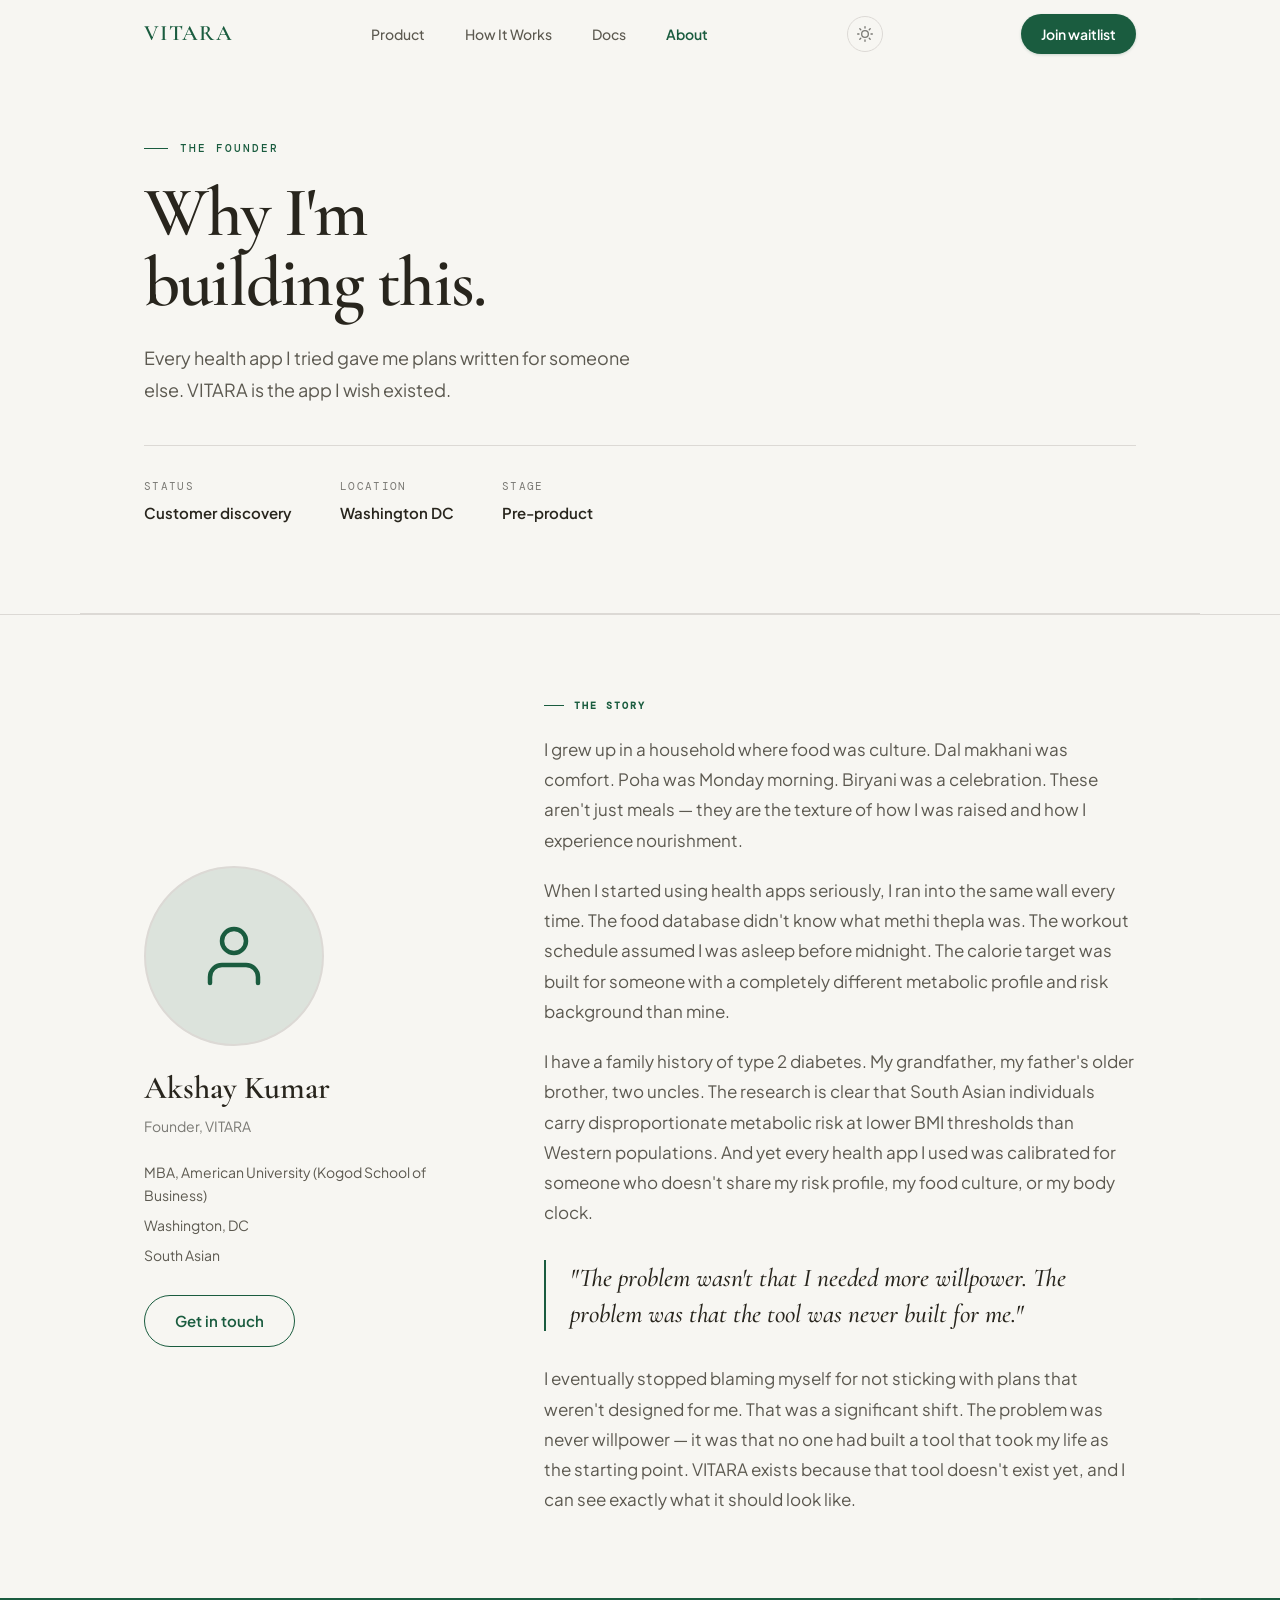
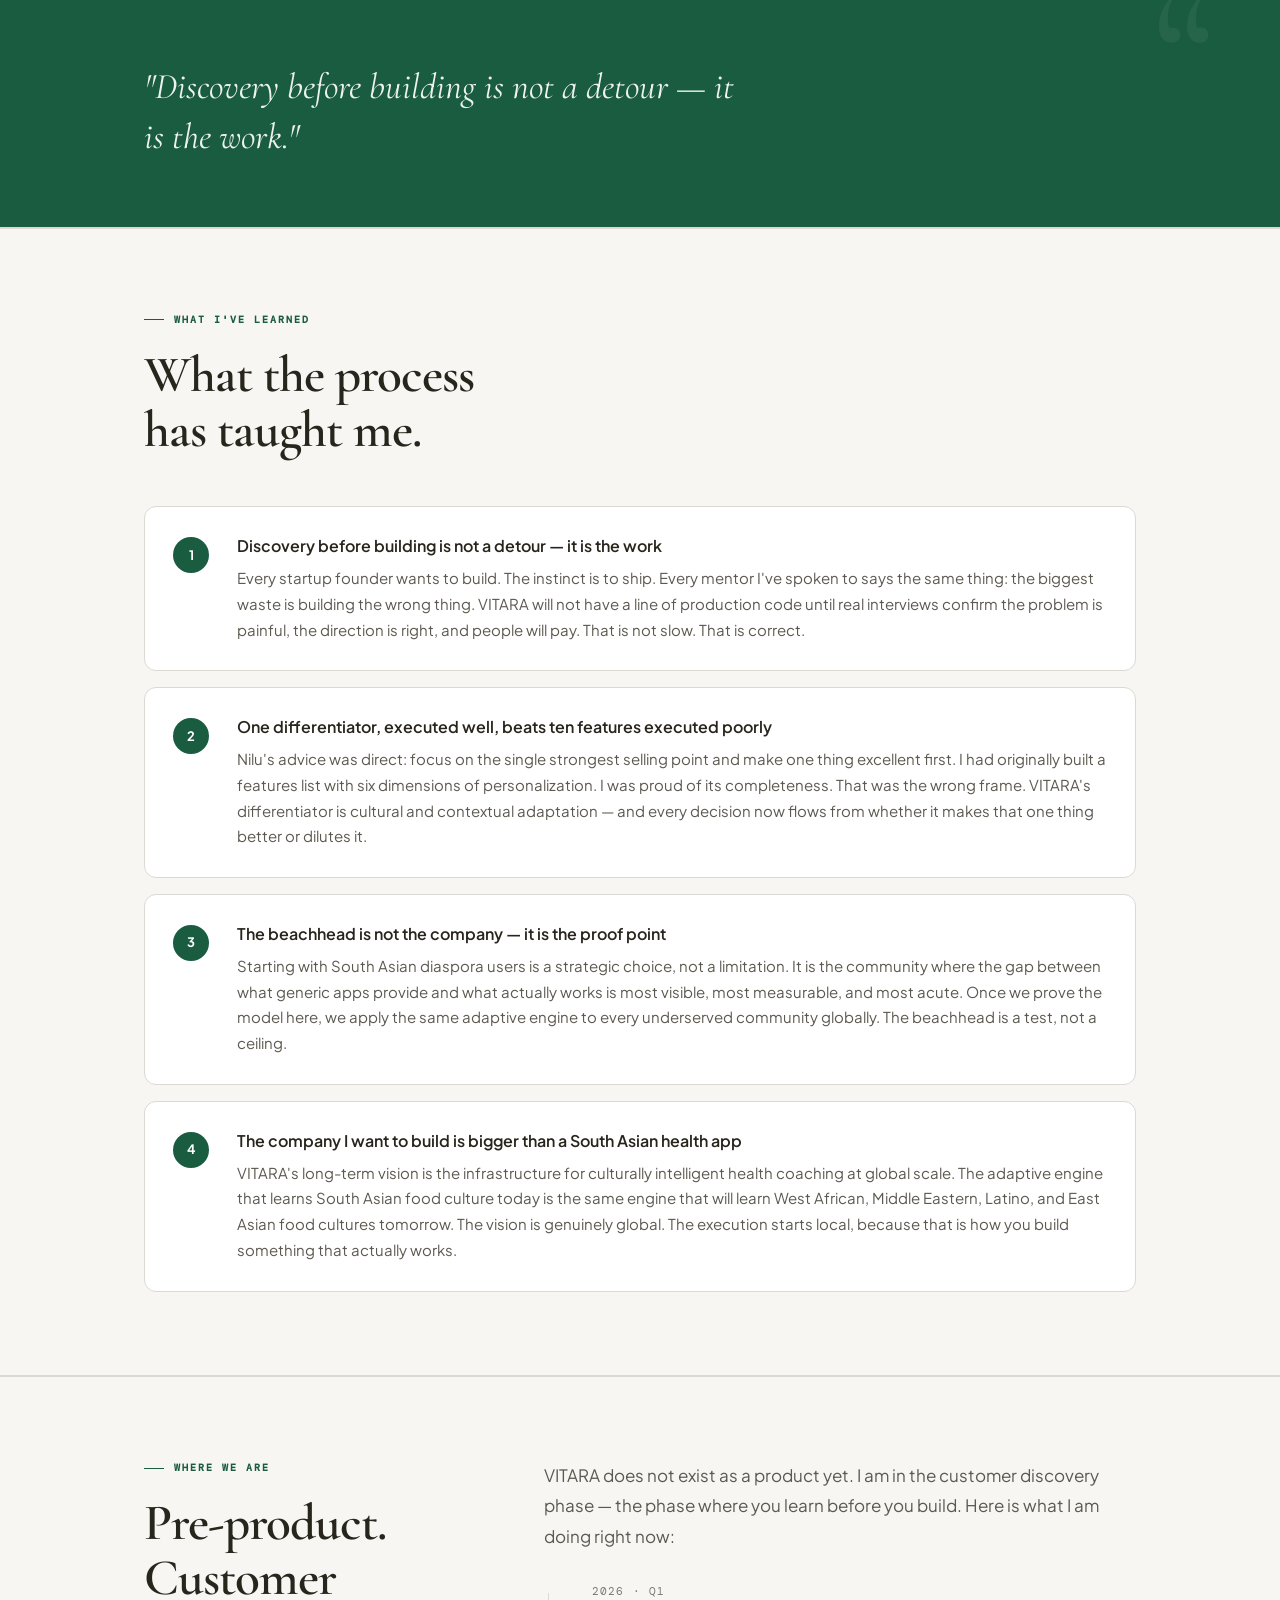
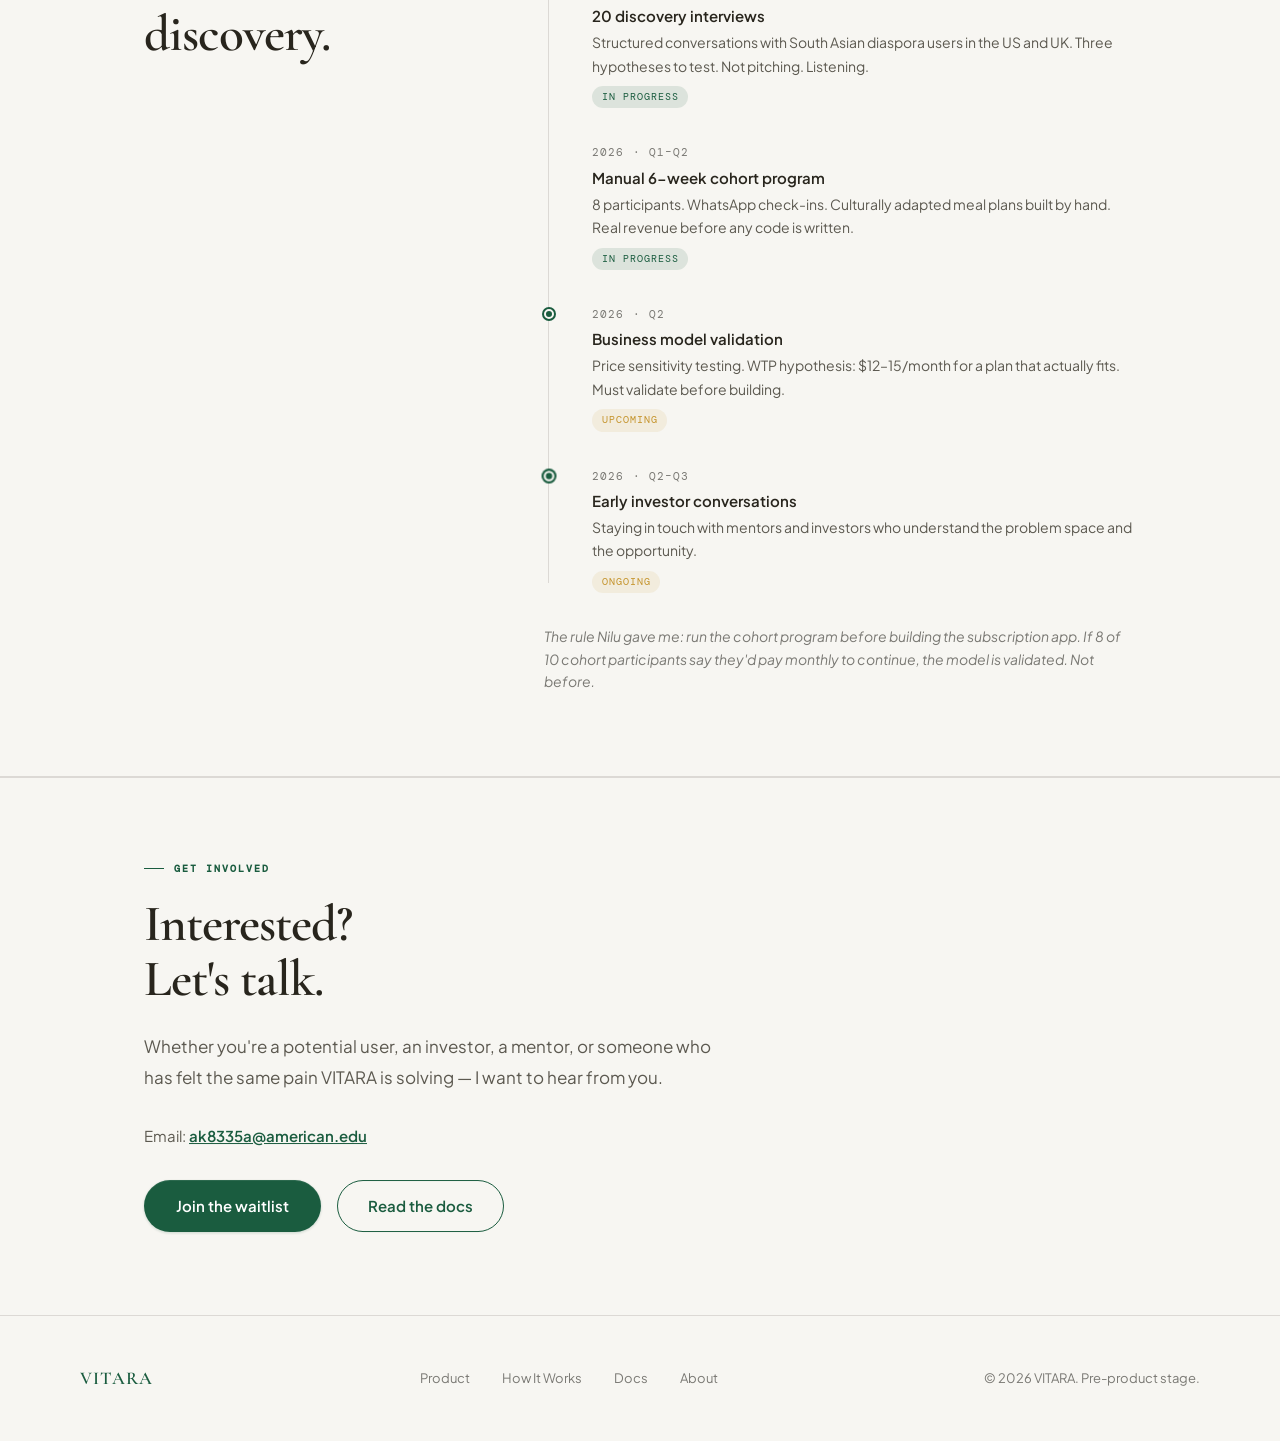
<file: about/index.html>
<!DOCTYPE html>
<html lang="en">
<head>
  <meta charset="UTF-8" />
  <meta name="viewport" content="width=device-width, initial-scale=1.0" />
  <title>About — VITARA Adaptive Health Coaching</title>
  <meta name="description" content="Akshay Kumar, founder of VITARA. MBA student at American University. South Asian. Building the health app I wish existed." />
  <link rel="icon" type="image/svg+xml" href="data:image/svg+xml,<svg xmlns='http://www.w3.org/2000/svg' viewBox='0 0 100 100'><rect width='100' height='100' rx='14' fill='%231A5C3F'/><text x='50' y='76' font-family='Georgia,serif' font-size='66' font-weight='600' fill='white' text-anchor='middle'>V</text></svg>" />
  <link rel="preconnect" href="https://fonts.googleapis.com" />
  <link rel="preconnect" href="https://fonts.gstatic.com" crossorigin />
  <link rel="preconnect" href="https://api.fontshare.com" />
  <link href="https://api.fontshare.com/v2/css?f[]=satoshi@400,500&display=swap" rel="stylesheet" />
  <link href="https://fonts.googleapis.com/css2?family=Instrument+Serif:ital@0;1&family=DM+Mono:wght@400;500&family=Cormorant+Garamond:ital,wght@0,400;0,500;0,600;1,400;1,500&family=Plus+Jakarta+Sans:wght@400;500;600;700&display=swap" rel="stylesheet" />
  <link rel="stylesheet" href="../assets/css/main.css" />
</head>
<body>

<header id="nav">
  <div class="container nav-inner">
    <a href="../" class="logo">VITARA</a>
    <nav class="nav-links" aria-label="Site navigation">
      <a href="../product/" class="nav-link">Product</a>
      <a href="../how-it-works/" class="nav-link">How It Works</a>
      <a href="../docs/" class="nav-link">Docs</a>
      <a href="../about/" class="nav-link active">About</a>
    </nav>
    <button class="theme-toggle" id="theme-toggle" aria-label="Toggle dark mode">
      <svg class="icon-sun" width="16" height="16" viewBox="0 0 24 24" fill="none" stroke="currentColor" stroke-width="2" stroke-linecap="round" stroke-linejoin="round"><circle cx="12" cy="12" r="5"/><line x1="12" y1="1" x2="12" y2="3"/><line x1="12" y1="21" x2="12" y2="23"/><line x1="4.22" y1="4.22" x2="5.64" y2="5.64"/><line x1="18.36" y1="18.36" x2="19.78" y2="19.78"/><line x1="1" y1="12" x2="3" y2="12"/><line x1="21" y1="12" x2="23" y2="12"/><line x1="4.22" y1="19.78" x2="5.64" y2="18.36"/><line x1="18.36" y1="5.64" x2="19.78" y2="4.22"/></svg>
      <svg class="icon-moon" width="16" height="16" viewBox="0 0 24 24" fill="none" stroke="currentColor" stroke-width="2" stroke-linecap="round" stroke-linejoin="round"><path d="M21 12.79A9 9 0 1 1 11.21 3 7 7 0 0 0 21 12.79z"/></svg>
    </button>
    <button class="nav-toggle" id="nav-toggle" aria-label="Toggle navigation" aria-expanded="false">
      <span class="nav-toggle-bar"></span>
      <span class="nav-toggle-bar"></span>
    </button>
    <a href="../#waitlist" class="btn btn-sm nav-desktop-cta">Join waitlist</a>
  </div>
</header>
<div id="nav-mobile" class="nav-mobile">
  <a href="../product/">Product</a>
  <a href="../how-it-works/">How It Works</a>
  <a href="../docs/">Docs</a>
  <a href="../about/">About</a>
  <a href="../#waitlist" class="btn btn-sm">Join waitlist</a>
</div>

<!-- PAGE HERO -->
<div class="page-hero">
  <p class="page-hero-label reveal">The founder</p>
  <h1 class="page-hero-title reveal">Why I'm<br>building this.</h1>
  <p class="page-hero-sub reveal">Every health app I tried gave me plans written for someone else. VITARA is the app I wish existed.</p>
  <div style="display:flex;gap:3rem;margin-top:2.5rem;padding-top:2rem;border-top:1px solid var(--rule);flex-wrap:wrap;" class="reveal">
    <div>
      <p style="font-family:var(--ff-mono);font-size:0.6875rem;letter-spacing:0.12em;text-transform:uppercase;color:var(--ink-3);margin-bottom:0.3rem;">Status</p>
      <p style="font-size:0.9375rem;font-weight:600;color:var(--ink);">Customer discovery</p>
    </div>
    <div>
      <p style="font-family:var(--ff-mono);font-size:0.6875rem;letter-spacing:0.12em;text-transform:uppercase;color:var(--ink-3);margin-bottom:0.3rem;">Location</p>
      <p style="font-size:0.9375rem;font-weight:600;color:var(--ink);">Washington DC</p>
    </div>
    <div>
      <p style="font-family:var(--ff-mono);font-size:0.6875rem;letter-spacing:0.12em;text-transform:uppercase;color:var(--ink-3);margin-bottom:0.3rem;">Stage</p>
      <p style="font-size:0.9375rem;font-weight:600;color:var(--ink);">Pre-product</p>
    </div>
  </div>
</div>

<main>

<!-- FOUNDER STORY -->
<section class="section" id="story">
  <div class="container">
    <div class="section-split section-split-center">
      <div>
        <!-- Founder avatar placeholder -->
        <div style="width:180px;height:180px;border-radius:50%;background:var(--green-light);border:2px solid var(--rule);display:flex;align-items:center;justify-content:center;margin-bottom:1.5rem;" class="reveal">
          <svg width="72" height="72" viewBox="0 0 24 24" fill="none" stroke="#1A5C3F" stroke-width="1.5" stroke-linecap="round" stroke-linejoin="round"><path d="M20 21v-2a4 4 0 0 0-4-4H8a4 4 0 0 0-4 4v2"/><circle cx="12" cy="7" r="4"/></svg>
        </div>
        <h2 style="font-family:var(--ff-serif);font-size:2rem;font-weight:600;color:var(--ink);line-height:1.15;margin-bottom:0.5rem;" class="reveal">Akshay Kumar</h2>
        <p style="font-size:0.875rem;color:var(--ink-3);margin-bottom:1.5rem;" class="reveal">Founder, VITARA</p>
        <div style="display:flex;flex-direction:column;gap:0.5rem;" class="reveal">
          <p style="font-size:0.875rem;color:var(--ink-2);">MBA, American University (Kogod School of Business)</p>
          <p style="font-size:0.875rem;color:var(--ink-2);">Washington, DC</p>
          <p style="font-size:0.875rem;color:var(--ink-2);">South Asian</p>
        </div>
        <a href="mailto:ak8335a@american.edu" class="btn btn-outline reveal" style="margin-top:1.75rem;">Get in touch</a>
      </div>
      <div>
        <p class="section-label">The story</p>
        <p class="section-body reveal" style="font-size:1.0625rem;line-height:1.78;">I grew up in a household where food was culture. Dal makhani was comfort. Poha was Monday morning. Biryani was a celebration. These aren't just meals — they are the texture of how I was raised and how I experience nourishment.</p>

        <p class="section-body reveal" style="font-size:1.0625rem;line-height:1.78;margin-top:1.25rem;">When I started using health apps seriously, I ran into the same wall every time. The food database didn't know what methi thepla was. The workout schedule assumed I was asleep before midnight. The calorie target was built for someone with a completely different metabolic profile and risk background than mine.</p>

        <p class="section-body reveal" style="font-size:1.0625rem;line-height:1.78;margin-top:1.25rem;">I have a family history of type 2 diabetes. My grandfather, my father's older brother, two uncles. The research is clear that South Asian individuals carry disproportionate metabolic risk at lower BMI thresholds than Western populations. And yet every health app I used was calibrated for someone who doesn't share my risk profile, my food culture, or my body clock.</p>

        <p class="pullquote reveal">"The problem wasn't that I needed more willpower. The problem was that the tool was never built for me."</p>

        <p class="section-body reveal" style="font-size:1.0625rem;line-height:1.78;">I eventually stopped blaming myself for not sticking with plans that weren't designed for me. That was a significant shift. The problem was never willpower — it was that no one had built a tool that took my life as the starting point. VITARA exists because that tool doesn't exist yet, and I can see exactly what it should look like.</p>
      </div>
    </div>
  </div>
</section>

<!-- PULL QUOTE (story) -->
<blockquote class="pull-quote reveal">
  <div class="container">
    <p>"Discovery before building is not a detour — it is the work."</p>
  </div>
</blockquote>

<hr class="section-divider">

<!-- WHAT I'VE LEARNED -->
<section class="section" id="learnings">
  <div class="container">
    <p class="section-label">What I've learned</p>
    <h2 class="section-title-lg reveal">What the process<br>has taught me.</h2>

    <div class="reasons" style="margin-top:3rem;">
      <div class="reason reveal">
        <span class="reason-num">1</span>
        <div>
          <h3>Discovery before building is not a detour — it is the work</h3>
          <p>Every startup founder wants to build. The instinct is to ship. Every mentor I've spoken to says the same thing: the biggest waste is building the wrong thing. VITARA will not have a line of production code until real interviews confirm the problem is painful, the direction is right, and people will pay. That is not slow. That is correct.</p>
        </div>
      </div>
      <div class="reason reveal">
        <span class="reason-num">2</span>
        <div>
          <h3>One differentiator, executed well, beats ten features executed poorly</h3>
          <p>Nilu's advice was direct: focus on the single strongest selling point and make one thing excellent first. I had originally built a features list with six dimensions of personalization. I was proud of its completeness. That was the wrong frame. VITARA's differentiator is cultural and contextual adaptation — and every decision now flows from whether it makes that one thing better or dilutes it.</p>
        </div>
      </div>
      <div class="reason reveal">
        <span class="reason-num">3</span>
        <div>
          <h3>The beachhead is not the company — it is the proof point</h3>
          <p>Starting with South Asian diaspora users is a strategic choice, not a limitation. It is the community where the gap between what generic apps provide and what actually works is most visible, most measurable, and most acute. Once we prove the model here, we apply the same adaptive engine to every underserved community globally. The beachhead is a test, not a ceiling.</p>
        </div>
      </div>
      <div class="reason reveal">
        <span class="reason-num">4</span>
        <div>
          <h3>The company I want to build is bigger than a South Asian health app</h3>
          <p>VITARA's long-term vision is the infrastructure for culturally intelligent health coaching at global scale. The adaptive engine that learns South Asian food culture today is the same engine that will learn West African, Middle Eastern, Latino, and East Asian food cultures tomorrow. The vision is genuinely global. The execution starts local, because that is how you build something that actually works.</p>
        </div>
      </div>
    </div>
  </div>
</section>

<hr class="section-divider">

<!-- CURRENT STATUS -->
<section class="section" id="status">
  <div class="container">
    <div class="section-split">
      <div>
        <p class="section-label">Where we are</p>
        <h2 class="section-title-lg reveal">Pre-product.<br>Customer discovery.</h2>
      </div>
      <div>
        <p class="section-body reveal">VITARA does not exist as a product yet. I am in the customer discovery phase — the phase where you learn before you build. Here is what I am doing right now:</p>

        <div class="about-timeline" id="about-timeline">
          <div class="timeline-track"></div>

          <div class="timeline-item">
            <div class="tl-dot"></div>
            <span class="tl-date">2026 · Q1</span>
            <p class="tl-title"><span class="count-up" data-target="25">0</span> discovery interviews</p>
            <p class="tl-body">Structured conversations with South Asian diaspora users in the US and UK. Three hypotheses to test. Not pitching. Listening.</p>
            <span class="tl-status">In progress</span>
          </div>

          <div class="timeline-item">
            <div class="tl-dot"></div>
            <span class="tl-date">2026 · Q1–Q2</span>
            <p class="tl-title">Manual <span class="count-up" data-target="8">0</span>-week cohort program</p>
            <p class="tl-body"><span class="count-up" data-target="10">0</span> participants. WhatsApp check-ins. Culturally adapted meal plans built by hand. Real revenue before any code is written.</p>
            <span class="tl-status">In progress</span>
          </div>

          <div class="timeline-item">
            <div class="tl-dot"></div>
            <span class="tl-date">2026 · Q2</span>
            <p class="tl-title">Business model validation</p>
            <p class="tl-body">Price sensitivity testing. WTP hypothesis: $12–15/month for a plan that actually fits. Must validate before building.</p>
            <span class="tl-status tl-status--upcoming">Upcoming</span>
          </div>

          <div class="timeline-item">
            <div class="tl-dot"></div>
            <span class="tl-date">2026 · Q2–Q3</span>
            <p class="tl-title">Early investor conversations</p>
            <p class="tl-body">Staying in touch with mentors and investors who understand the problem space and the opportunity.</p>
            <span class="tl-status tl-status--upcoming">Ongoing</span>
          </div>
        </div>

        <p style="font-size:0.875rem;color:var(--ink-3);margin-top:2rem;font-style:italic;" class="reveal">The rule Nilu gave me: run the cohort program before building the subscription app. If 8 of 10 cohort participants say they'd pay monthly to continue, the model is validated. Not before.</p>
      </div>
    </div>
  </div>
</section>

<hr class="section-divider">

<!-- CONTACT / CTA -->
<section class="section" id="contact">
  <div class="container">
    <div style="max-width:580px;">
      <p class="section-label">Get involved</p>
      <h2 class="section-title-lg reveal">Interested?<br>Let's talk.</h2>
      <p class="section-body reveal">Whether you're a potential user, an investor, a mentor, or someone who has felt the same pain VITARA is solving — I want to hear from you.</p>
      <div style="margin-top:2rem;display:flex;flex-direction:column;gap:1rem;" class="reveal">
        <p style="font-size:0.9375rem;color:var(--ink-2);">Email: <a href="mailto:ak8335a@american.edu" style="color:var(--green);font-weight:600;">ak8335a@american.edu</a></p>
      </div>
      <div style="display:flex;gap:1rem;flex-wrap:wrap;margin-top:2rem;" class="reveal">
        <a href="../#waitlist" class="btn btn-primary">Join the waitlist</a>
        <a href="../docs/" class="btn btn-outline">Read the docs</a>
      </div>
    </div>
  </div>
</section>

</main>

<footer>
  <div class="container footer-inner">
    <a href="../" class="footer-logo">VITARA</a>
    <div class="footer-links">
      <a href="../product/">Product</a>
      <a href="../how-it-works/">How It Works</a>
      <a href="../docs/">Docs</a>
      <a href="../about/">About</a>
    </div>
    <p class="footer-note">© 2026 VITARA. Pre-product stage.</p>
  </div>
</footer>

<script src="../assets/js/gsap.min.js" defer></script>
<script src="../assets/js/ScrollTrigger.min.js" defer></script>
<script src="../assets/js/main.js" defer></script>
<script src="../assets/js/vitara-motion.js" defer></script>
</body>
</html>
</file>
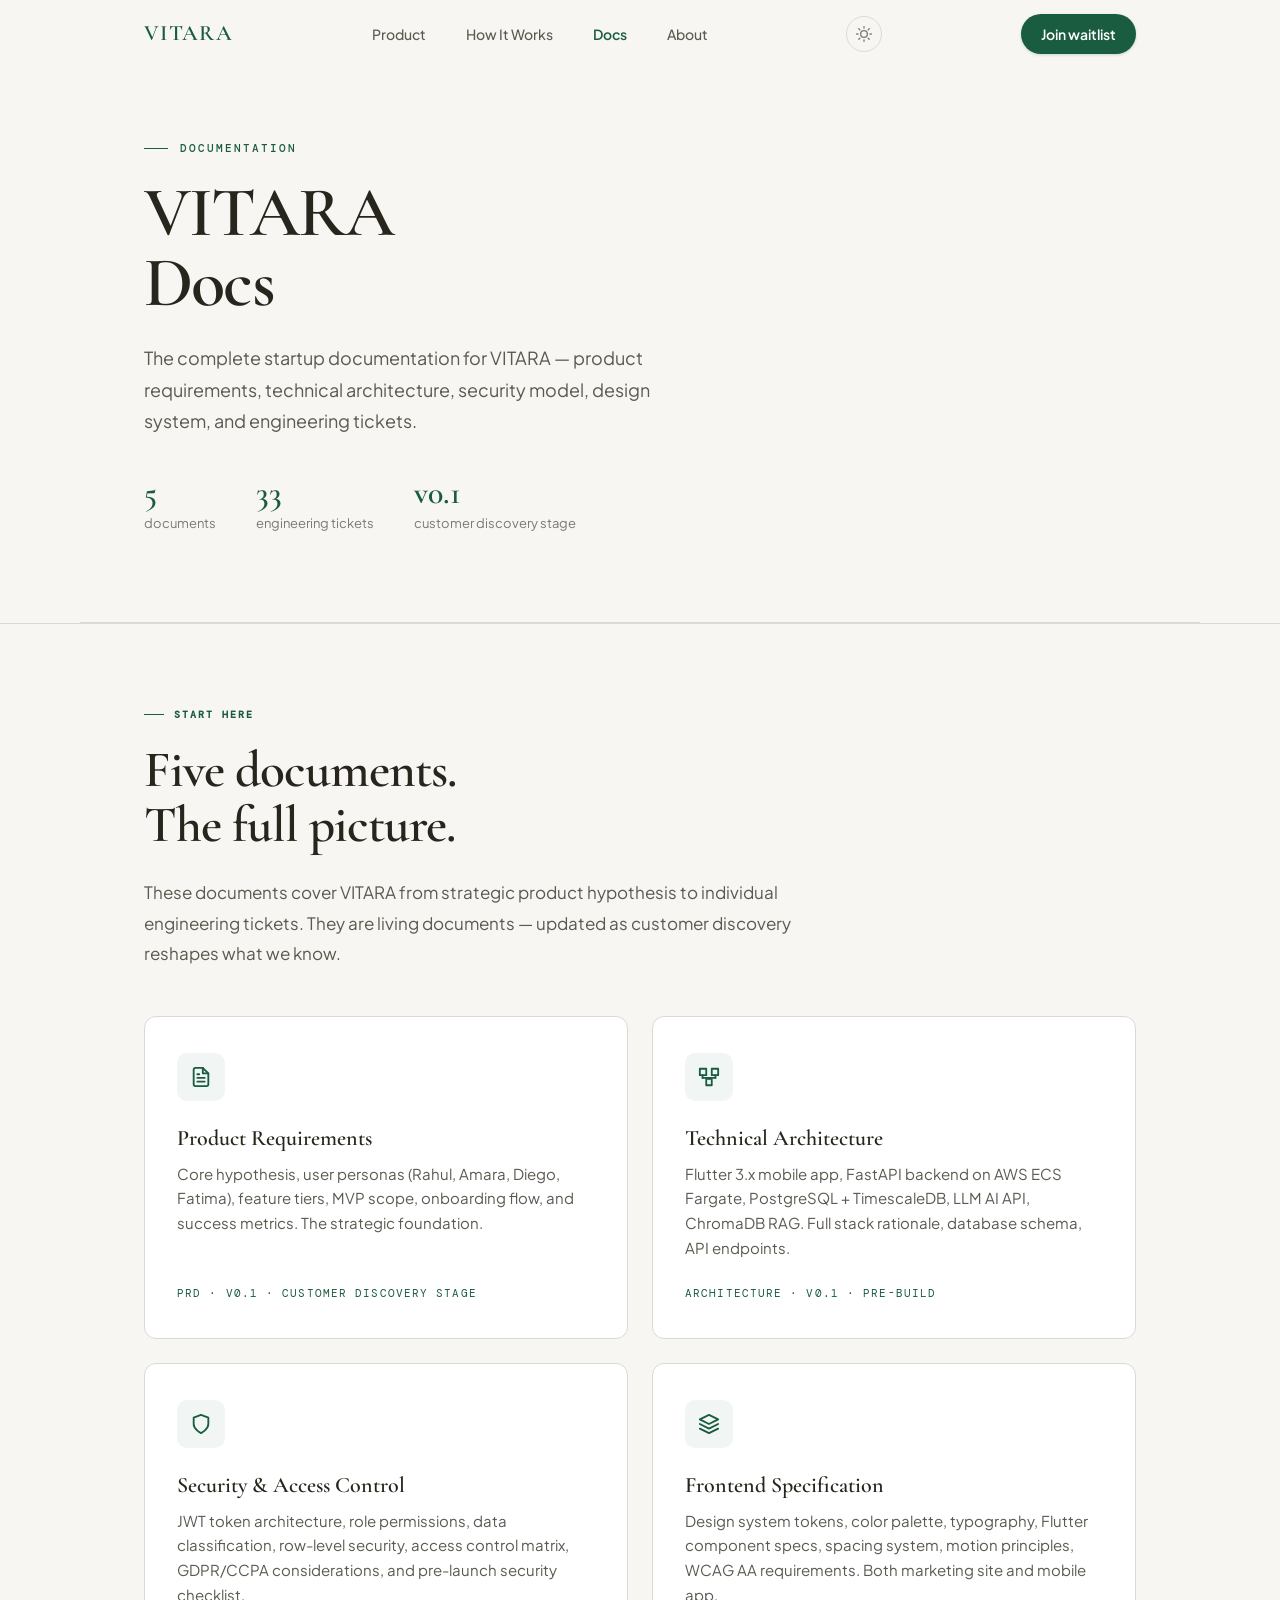
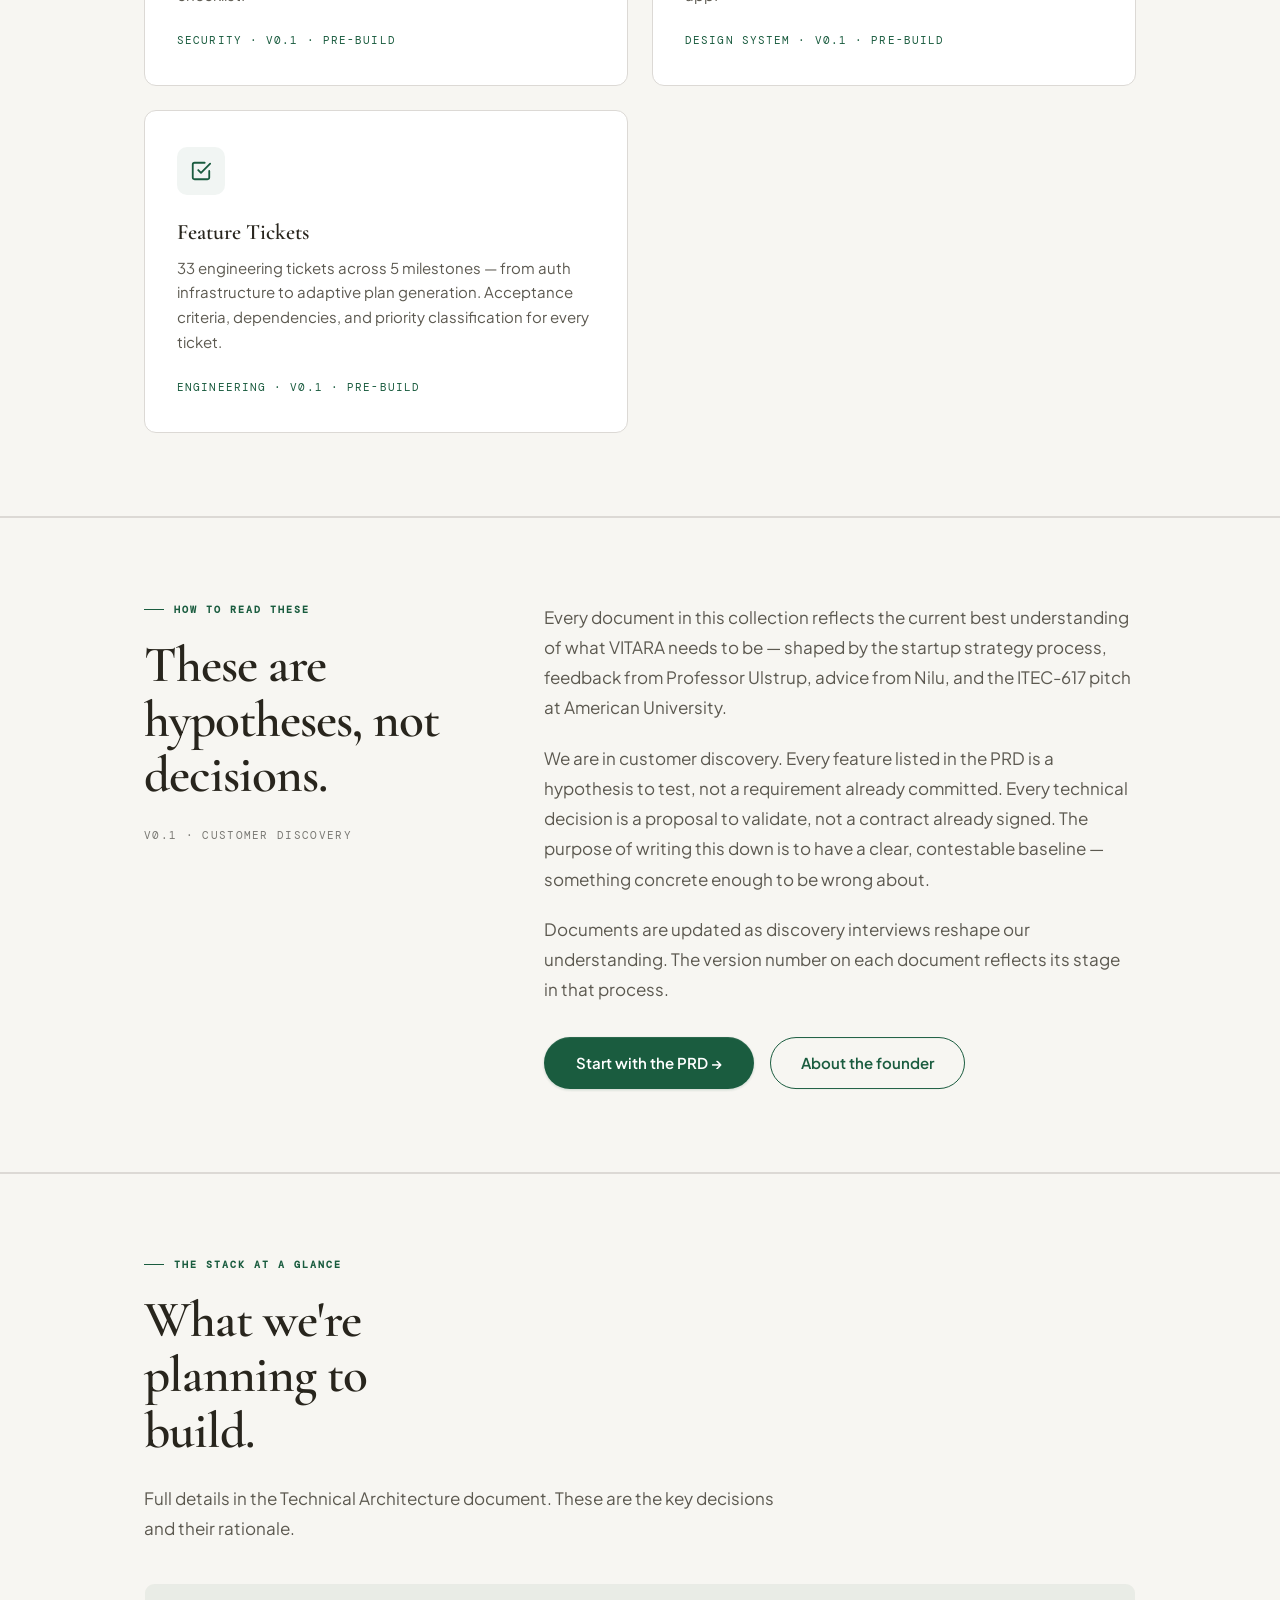
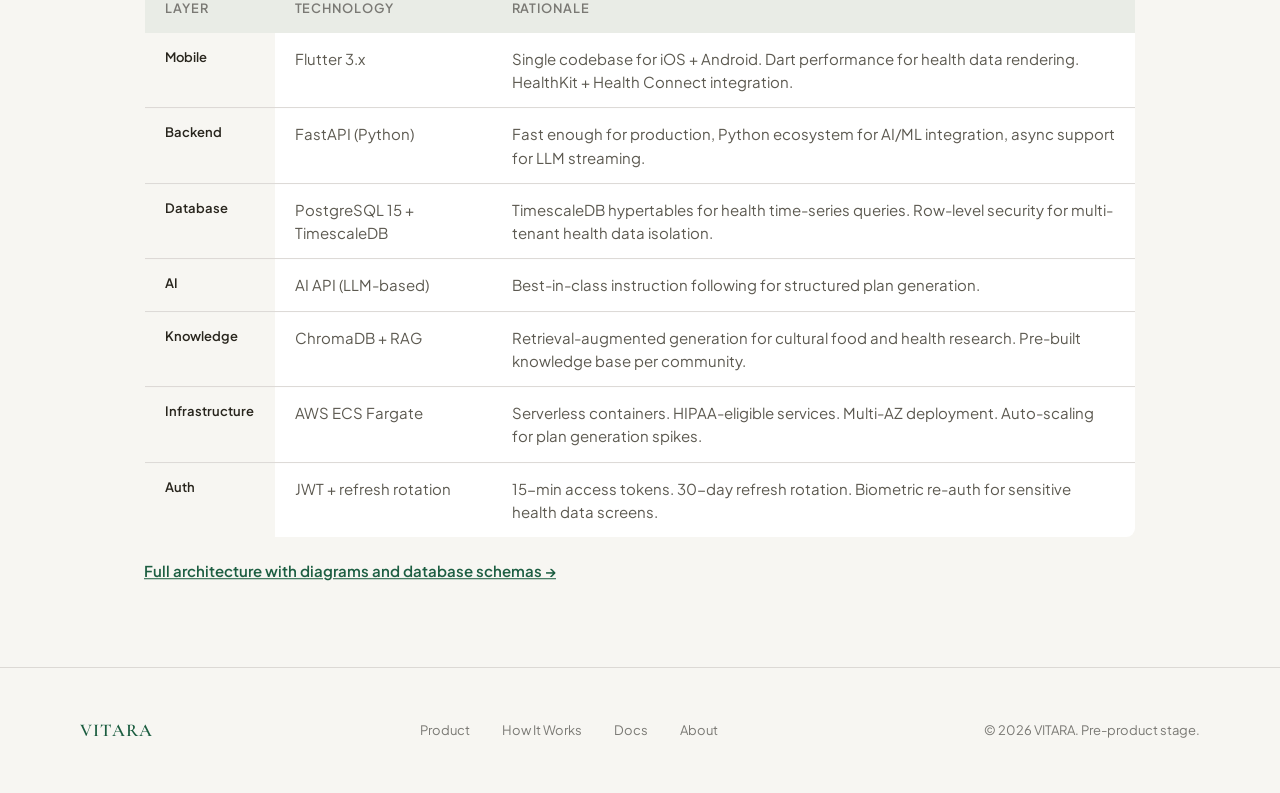
<file: docs/index.html>
<!DOCTYPE html>
<html lang="en">
<head>
  <meta charset="UTF-8" />
  <meta name="viewport" content="width=device-width, initial-scale=1.0" />
  <title>Documentation — VITARA</title>
  <meta name="description" content="VITARA's startup documentation: product requirements, technical architecture, security, frontend specification, and feature tickets." />
  <link rel="icon" type="image/svg+xml" href="data:image/svg+xml,<svg xmlns='http://www.w3.org/2000/svg' viewBox='0 0 100 100'><rect width='100' height='100' rx='14' fill='%231A5C3F'/><text x='50' y='76' font-family='Georgia,serif' font-size='66' font-weight='600' fill='white' text-anchor='middle'>V</text></svg>" />
  <link rel="preconnect" href="https://fonts.googleapis.com" />
  <link rel="preconnect" href="https://fonts.gstatic.com" crossorigin />
  <link rel="preconnect" href="https://api.fontshare.com" />
  <link href="https://api.fontshare.com/v2/css?f[]=satoshi@400,500&display=swap" rel="stylesheet" />
  <link href="https://fonts.googleapis.com/css2?family=Instrument+Serif:ital@0;1&family=DM+Mono:wght@400;500&family=Cormorant+Garamond:ital,wght@0,400;0,500;0,600;1,400;1,500&family=Plus+Jakarta+Sans:wght@400;500;600;700&display=swap" rel="stylesheet" />
  <link rel="stylesheet" href="../assets/css/main.css" />
</head>
<body>

<header id="nav">
  <div class="container nav-inner">
    <a href="../" class="logo">VITARA</a>
    <nav class="nav-links" aria-label="Site navigation">
      <a href="../product/" class="nav-link">Product</a>
      <a href="../how-it-works/" class="nav-link">How It Works</a>
      <a href="../docs/" class="nav-link active">Docs</a>
      <a href="../about/" class="nav-link">About</a>
    </nav>
    <button class="theme-toggle" id="theme-toggle" aria-label="Toggle dark mode">
      <svg class="icon-sun" width="16" height="16" viewBox="0 0 24 24" fill="none" stroke="currentColor" stroke-width="2" stroke-linecap="round" stroke-linejoin="round"><circle cx="12" cy="12" r="5"/><line x1="12" y1="1" x2="12" y2="3"/><line x1="12" y1="21" x2="12" y2="23"/><line x1="4.22" y1="4.22" x2="5.64" y2="5.64"/><line x1="18.36" y1="18.36" x2="19.78" y2="19.78"/><line x1="1" y1="12" x2="3" y2="12"/><line x1="21" y1="12" x2="23" y2="12"/><line x1="4.22" y1="19.78" x2="5.64" y2="18.36"/><line x1="18.36" y1="5.64" x2="19.78" y2="4.22"/></svg>
      <svg class="icon-moon" width="16" height="16" viewBox="0 0 24 24" fill="none" stroke="currentColor" stroke-width="2" stroke-linecap="round" stroke-linejoin="round"><path d="M21 12.79A9 9 0 1 1 11.21 3 7 7 0 0 0 21 12.79z"/></svg>
    </button>
    <button class="nav-toggle" id="nav-toggle" aria-label="Toggle navigation" aria-expanded="false">
      <span class="nav-toggle-bar"></span>
      <span class="nav-toggle-bar"></span>
    </button>
    <a href="../#waitlist" class="btn btn-sm nav-desktop-cta">Join waitlist</a>
  </div>
</header>
<div id="nav-mobile" class="nav-mobile">
  <a href="../product/">Product</a>
  <a href="../how-it-works/">How It Works</a>
  <a href="../docs/">Docs</a>
  <a href="../about/">About</a>
  <a href="../#waitlist" class="btn btn-sm">Join waitlist</a>
</div>

<main>

<!-- PAGE HERO -->
<div class="page-hero">
  <p class="page-hero-label reveal">Documentation</p>
  <h1 class="page-hero-title reveal">VITARA<br>Docs</h1>
  <p class="page-hero-sub reveal">The complete startup documentation for VITARA — product requirements, technical architecture, security model, design system, and engineering tickets.</p>
  <div style="display:flex;gap:2.5rem;margin-top:2.5rem;flex-wrap:wrap;" class="reveal">
    <div>
      <p style="font-family:var(--ff-serif);font-size:2rem;font-weight:600;color:var(--green);line-height:1;">5</p>
      <p style="font-size:0.8125rem;color:var(--ink-3);margin-top:0.25rem;">documents</p>
    </div>
    <div>
      <p style="font-family:var(--ff-serif);font-size:2rem;font-weight:600;color:var(--green);line-height:1;">33</p>
      <p style="font-size:0.8125rem;color:var(--ink-3);margin-top:0.25rem;">engineering tickets</p>
    </div>
    <div>
      <p style="font-family:var(--ff-serif);font-size:2rem;font-weight:600;color:var(--green);line-height:1;">v0.1</p>
      <p style="font-size:0.8125rem;color:var(--ink-3);margin-top:0.25rem;">customer discovery stage</p>
    </div>
  </div>
</div>

<!-- DOCS CARDS -->
<section class="section">
  <div class="container">
    <p class="section-label">Start here</p>
    <h2 class="section-title-lg reveal">Five documents.<br>The full picture.</h2>
    <p class="section-body reveal" style="max-width:660px;">These documents cover VITARA from strategic product hypothesis to individual engineering tickets. They are living documents — updated as customer discovery reshapes what we know.</p>

    <div class="doc-cards">

      <a href="prd/" class="doc-card reveal">
        <div class="doc-card-icon">
          <svg width="22" height="22" viewBox="0 0 24 24" fill="none" stroke="#1A5C3F" stroke-width="2" stroke-linecap="round" stroke-linejoin="round"><path d="M14 2H6a2 2 0 0 0-2 2v16a2 2 0 0 0 2 2h12a2 2 0 0 0 2-2V8z"/><polyline points="14 2 14 8 20 8"/><line x1="16" y1="13" x2="8" y2="13"/><line x1="16" y1="17" x2="8" y2="17"/><polyline points="10 9 9 9 8 9"/></svg>
        </div>
        <h3 class="doc-card-title">Product Requirements</h3>
        <p class="doc-card-desc">Core hypothesis, user personas (Rahul, Amara, Diego, Fatima), feature tiers, MVP scope, onboarding flow, and success metrics. The strategic foundation.</p>
        <p class="doc-card-meta">PRD · v0.1 · Customer Discovery Stage</p>
      </a>

      <a href="technical-architecture/" class="doc-card reveal">
        <div class="doc-card-icon">
          <svg width="22" height="22" viewBox="0 0 24 24" fill="none" stroke="#1A5C3F" stroke-width="2" stroke-linecap="round" stroke-linejoin="round"><rect x="2" y="3" width="7" height="7"/><rect x="15" y="3" width="7" height="7"/><rect x="9" y="14" width="6" height="7"/><line x1="5" y1="10" x2="5" y2="13"/><line x1="19" y1="10" x2="19" y2="13"/><line x1="5" y1="13" x2="19" y2="13"/><line x1="12" y1="13" x2="12" y2="14"/></svg>
        </div>
        <h3 class="doc-card-title">Technical Architecture</h3>
        <p class="doc-card-desc">Flutter 3.x mobile app, FastAPI backend on AWS ECS Fargate, PostgreSQL + TimescaleDB, LLM AI API, ChromaDB RAG. Full stack rationale, database schema, API endpoints.</p>
        <p class="doc-card-meta">Architecture · v0.1 · Pre-build</p>
      </a>

      <a href="security-access/" class="doc-card reveal">
        <div class="doc-card-icon">
          <svg width="22" height="22" viewBox="0 0 24 24" fill="none" stroke="#1A5C3F" stroke-width="2" stroke-linecap="round" stroke-linejoin="round"><path d="M12 22s8-4 8-10V5l-8-3-8 3v7c0 6 8 10 8 10z"/></svg>
        </div>
        <h3 class="doc-card-title">Security &amp; Access Control</h3>
        <p class="doc-card-desc">JWT token architecture, role permissions, data classification, row-level security, access control matrix, GDPR/CCPA considerations, and pre-launch security checklist.</p>
        <p class="doc-card-meta">Security · v0.1 · Pre-build</p>
      </a>

      <a href="frontend-spec/" class="doc-card reveal">
        <div class="doc-card-icon">
          <svg width="22" height="22" viewBox="0 0 24 24" fill="none" stroke="#1A5C3F" stroke-width="2" stroke-linecap="round" stroke-linejoin="round"><polygon points="12 2 2 7 12 12 22 7 12 2"/><polyline points="2 17 12 22 22 17"/><polyline points="2 12 12 17 22 12"/></svg>
        </div>
        <h3 class="doc-card-title">Frontend Specification</h3>
        <p class="doc-card-desc">Design system tokens, color palette, typography, Flutter component specs, spacing system, motion principles, WCAG AA requirements. Both marketing site and mobile app.</p>
        <p class="doc-card-meta">Design System · v0.1 · Pre-build</p>
      </a>

      <a href="feature-tickets/" class="doc-card reveal">
        <div class="doc-card-icon">
          <svg width="22" height="22" viewBox="0 0 24 24" fill="none" stroke="#1A5C3F" stroke-width="2" stroke-linecap="round" stroke-linejoin="round"><polyline points="9 11 12 14 22 4"/><path d="M21 12v7a2 2 0 0 1-2 2H5a2 2 0 0 1-2-2V5a2 2 0 0 1 2-2h11"/></svg>
        </div>
        <h3 class="doc-card-title">Feature Tickets</h3>
        <p class="doc-card-desc">33 engineering tickets across 5 milestones — from auth infrastructure to adaptive plan generation. Acceptance criteria, dependencies, and priority classification for every ticket.</p>
        <p class="doc-card-meta">Engineering · v0.1 · Pre-build</p>
      </a>

    </div>
  </div>
</section>

<hr class="section-divider">

<!-- READING GUIDE -->
<section class="section">
  <div class="container">
    <div class="section-split">
      <div>
        <p class="section-label">How to read these</p>
        <h2 class="section-title-lg reveal">These are<br>hypotheses, not<br>decisions.</h2>
        <p style="margin-top:1.5rem;font-family:var(--ff-mono);font-size:0.6875rem;letter-spacing:0.12em;text-transform:uppercase;color:var(--ink-3);" class="reveal">v0.1 · Customer Discovery</p>
      </div>
      <div>
        <p class="section-body reveal">Every document in this collection reflects the current best understanding of what VITARA needs to be — shaped by the startup strategy process, feedback from Professor Ulstrup, advice from Nilu, and the ITEC-617 pitch at American University.</p>
        <p class="section-body reveal" style="margin-top:1.25rem;">We are in customer discovery. Every feature listed in the PRD is a hypothesis to test, not a requirement already committed. Every technical decision is a proposal to validate, not a contract already signed. The purpose of writing this down is to have a clear, contestable baseline — something concrete enough to be wrong about.</p>
        <p class="section-body reveal" style="margin-top:1.25rem;">Documents are updated as discovery interviews reshape our understanding. The version number on each document reflects its stage in that process.</p>

        <div style="display:flex;gap:1rem;flex-wrap:wrap;margin-top:2rem;" class="reveal">
          <a href="prd/" class="btn btn-primary">Start with the PRD →</a>
          <a href="../about/" class="btn btn-outline">About the founder</a>
        </div>
      </div>
    </div>
  </div>
</section>

<hr class="section-divider">

<!-- STACK OVERVIEW -->
<section class="section">
  <div class="container">
    <p class="section-label">The stack at a glance</p>
    <h2 class="section-title-lg reveal">What we're<br>planning to build.</h2>
    <p class="section-body reveal" style="max-width:660px;">Full details in the Technical Architecture document. These are the key decisions and their rationale.</p>

    <div class="table-scroll reveal" style="margin-top:2.5rem;">
      <table class="compare-table" style="min-width:540px;">
        <thead>
          <tr>
            <th>Layer</th>
            <th>Technology</th>
            <th>Rationale</th>
          </tr>
        </thead>
        <tbody>
          <tr>
            <td class="td-cat">Mobile</td>
            <td>Flutter 3.x</td>
            <td>Single codebase for iOS + Android. Dart performance for health data rendering. HealthKit + Health Connect integration.</td>
          </tr>
          <tr>
            <td class="td-cat">Backend</td>
            <td>FastAPI (Python)</td>
            <td>Fast enough for production, Python ecosystem for AI/ML integration, async support for LLM streaming.</td>
          </tr>
          <tr>
            <td class="td-cat">Database</td>
            <td>PostgreSQL 15 + TimescaleDB</td>
            <td>TimescaleDB hypertables for health time-series queries. Row-level security for multi-tenant health data isolation.</td>
          </tr>
          <tr>
            <td class="td-cat">AI</td>
            <td>AI API (LLM-based)</td>
            <td>Best-in-class instruction following for structured plan generation.</td>
          </tr>
          <tr>
            <td class="td-cat">Knowledge</td>
            <td>ChromaDB + RAG</td>
            <td>Retrieval-augmented generation for cultural food and health research. Pre-built knowledge base per community.</td>
          </tr>
          <tr>
            <td class="td-cat">Infrastructure</td>
            <td>AWS ECS Fargate</td>
            <td>Serverless containers. HIPAA-eligible services. Multi-AZ deployment. Auto-scaling for plan generation spikes.</td>
          </tr>
          <tr>
            <td class="td-cat">Auth</td>
            <td>JWT + refresh rotation</td>
            <td>15-min access tokens. 30-day refresh rotation. Biometric re-auth for sensitive health data screens.</td>
          </tr>
        </tbody>
      </table>
    </div>
    <p style="margin-top:1.25rem;" class="reveal"><a href="technical-architecture/" style="color:var(--green);font-weight:600;font-size:0.9375rem;">Full architecture with diagrams and database schemas →</a></p>
  </div>
</section>

</main>

<footer>
  <div class="container footer-inner">
    <a href="../" class="footer-logo">VITARA</a>
    <div class="footer-links">
      <a href="../product/">Product</a>
      <a href="../how-it-works/">How It Works</a>
      <a href="../docs/">Docs</a>
      <a href="../about/">About</a>
    </div>
    <p class="footer-note">© 2026 VITARA. Pre-product stage.</p>
  </div>
</footer>

<script src="../assets/js/gsap.min.js" defer></script>
<script src="../assets/js/ScrollTrigger.min.js" defer></script>
<script src="../assets/js/main.js" defer></script>
<script src="../assets/js/vitara-motion.js" defer></script>
</body>
</html>
</file>
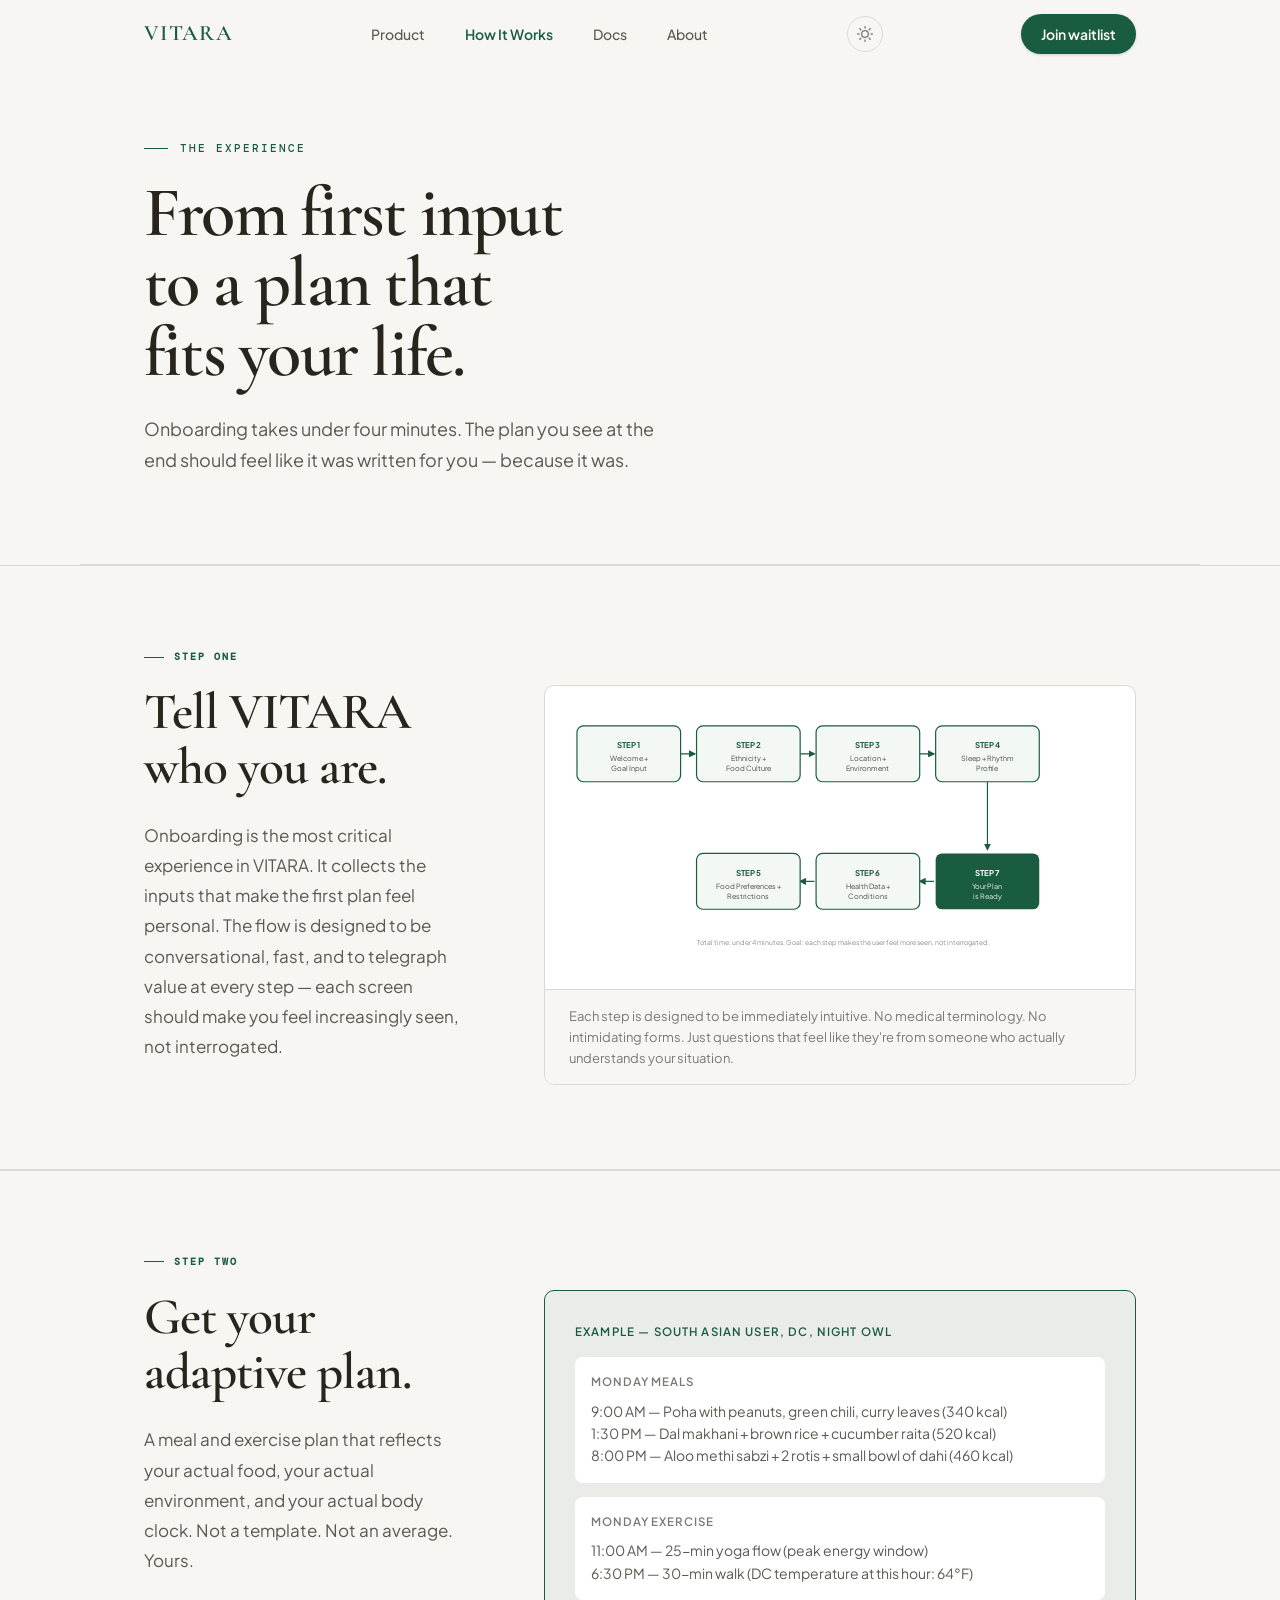
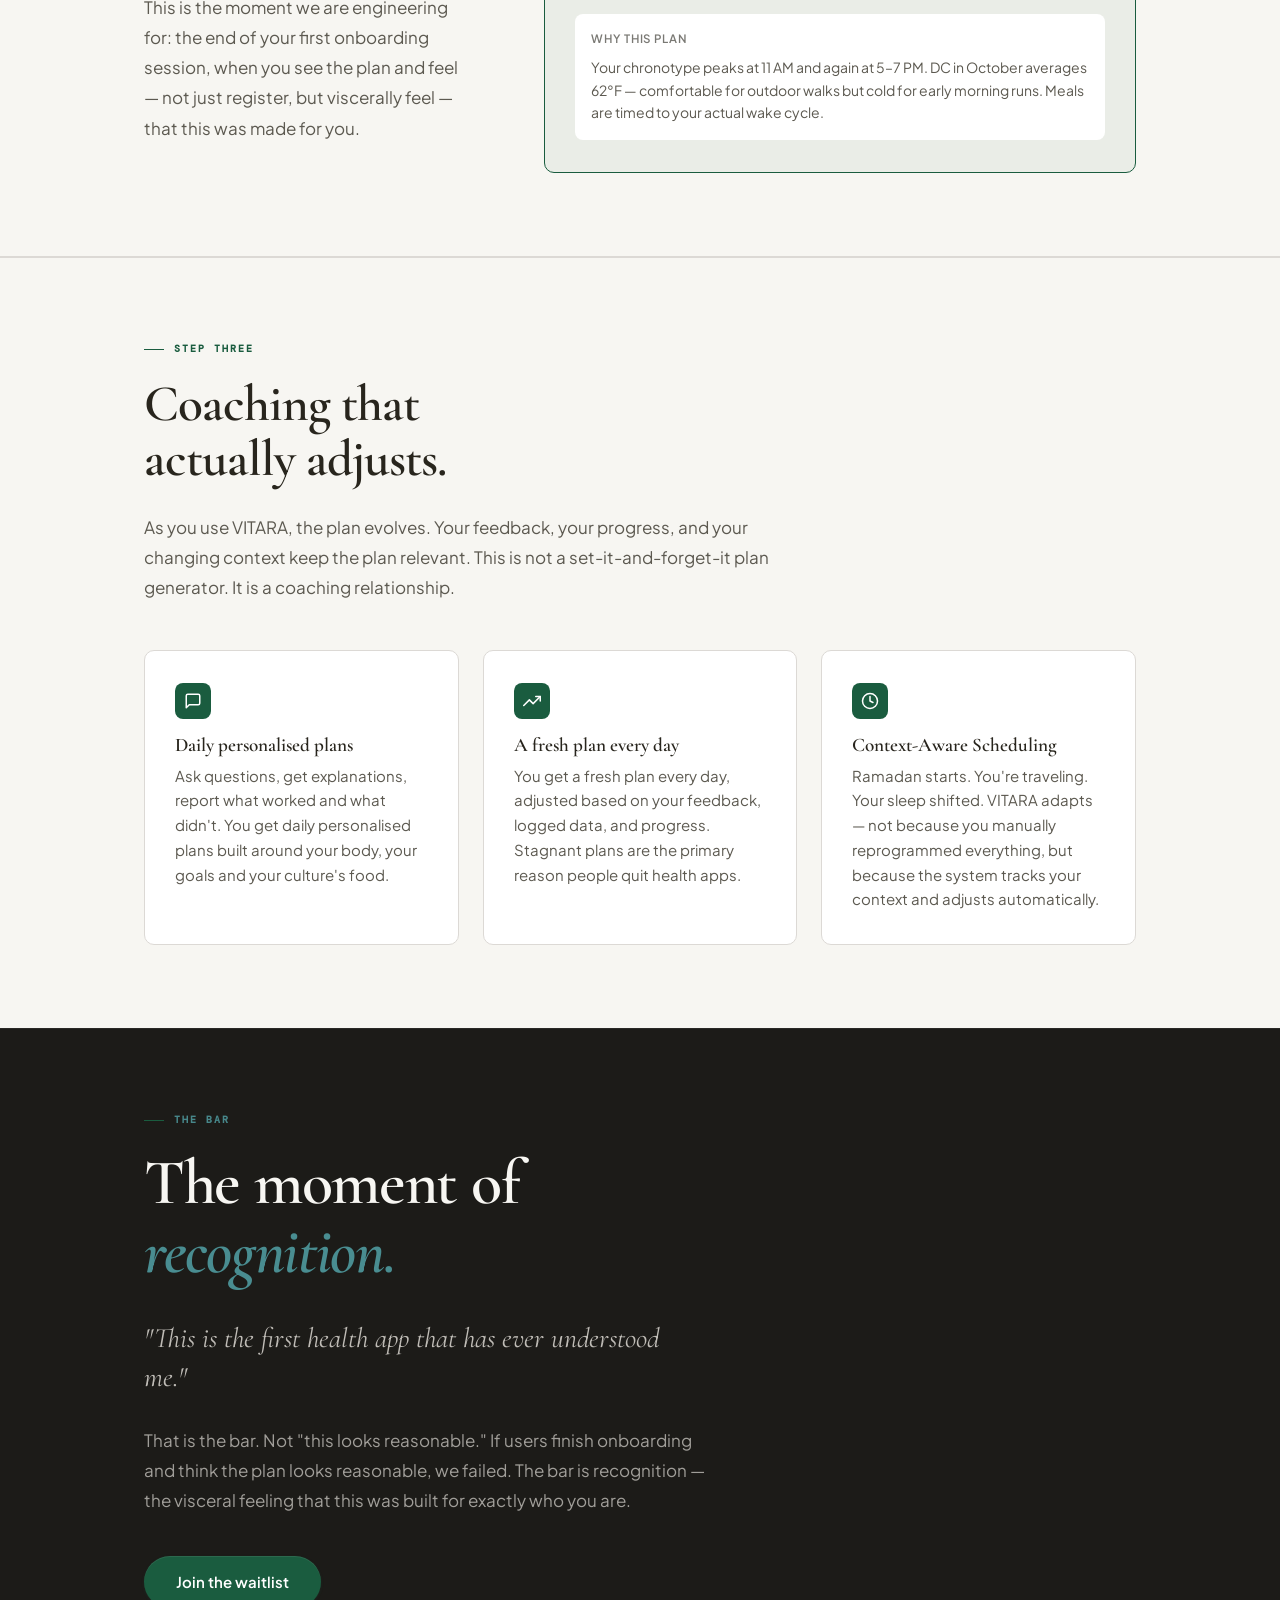
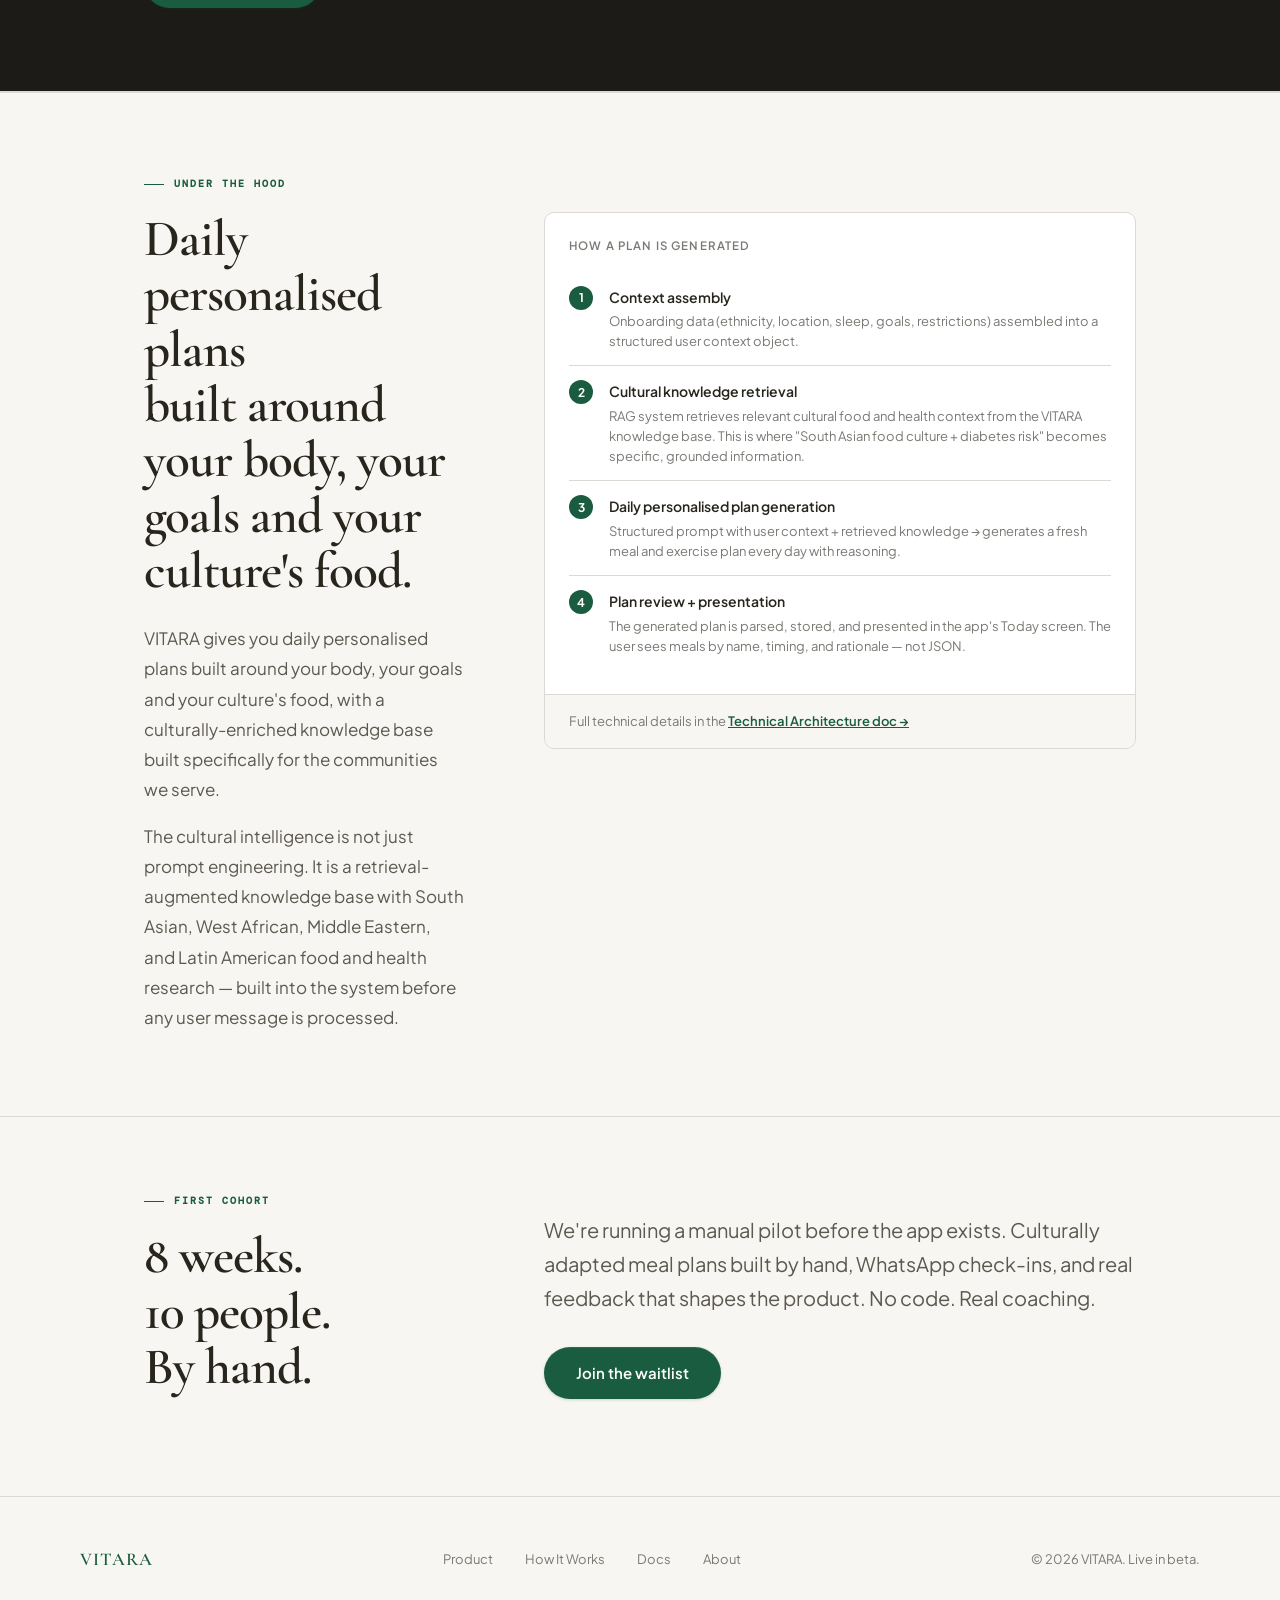
<file: how-it-works/index.html>
<!DOCTYPE html>
<html lang="en">
<head>
  <meta charset="UTF-8" />
  <meta name="viewport" content="width=device-width, initial-scale=1.0" />
  <title>How It Works — VITARA Adaptive Health Coaching</title>
  <meta name="description" content="VITARA's onboarding flow, plan generation, and coaching loop — from first input to a plan that feels like it was built for you." />
  <link rel="icon" type="image/svg+xml" href="data:image/svg+xml,<svg xmlns='http://www.w3.org/2000/svg' viewBox='0 0 100 100'><rect width='100' height='100' rx='14' fill='%231A5C3F'/><text x='50' y='76' font-family='Georgia,serif' font-size='66' font-weight='600' fill='white' text-anchor='middle'>V</text></svg>" />
  <link rel="preconnect" href="https://fonts.googleapis.com" />
  <link rel="preconnect" href="https://fonts.gstatic.com" crossorigin />
  <link rel="preconnect" href="https://api.fontshare.com" />
  <link href="https://api.fontshare.com/v2/css?f[]=satoshi@400,500&display=swap" rel="stylesheet" />
  <link href="https://fonts.googleapis.com/css2?family=Instrument+Serif:ital@0;1&family=DM+Mono:wght@400;500&family=Cormorant+Garamond:ital,wght@0,400;0,500;0,600;1,400;1,500&family=Plus+Jakarta+Sans:wght@400;500;600;700&display=swap" rel="stylesheet" />
  <link rel="stylesheet" href="../assets/css/main.css" />
</head>
<body>

<header id="nav">
  <div class="container nav-inner">
    <a href="../" class="logo">VITARA</a>
    <nav class="nav-links" aria-label="Site navigation">
      <a href="../product/" class="nav-link">Product</a>
      <a href="../how-it-works/" class="nav-link active">How It Works</a>
      <a href="../docs/" class="nav-link">Docs</a>
      <a href="../about/" class="nav-link">About</a>
    </nav>
    <button class="theme-toggle" id="theme-toggle" aria-label="Toggle dark mode">
      <svg class="icon-sun" width="16" height="16" viewBox="0 0 24 24" fill="none" stroke="currentColor" stroke-width="2" stroke-linecap="round" stroke-linejoin="round"><circle cx="12" cy="12" r="5"/><line x1="12" y1="1" x2="12" y2="3"/><line x1="12" y1="21" x2="12" y2="23"/><line x1="4.22" y1="4.22" x2="5.64" y2="5.64"/><line x1="18.36" y1="18.36" x2="19.78" y2="19.78"/><line x1="1" y1="12" x2="3" y2="12"/><line x1="21" y1="12" x2="23" y2="12"/><line x1="4.22" y1="19.78" x2="5.64" y2="18.36"/><line x1="18.36" y1="5.64" x2="19.78" y2="4.22"/></svg>
      <svg class="icon-moon" width="16" height="16" viewBox="0 0 24 24" fill="none" stroke="currentColor" stroke-width="2" stroke-linecap="round" stroke-linejoin="round"><path d="M21 12.79A9 9 0 1 1 11.21 3 7 7 0 0 0 21 12.79z"/></svg>
    </button>
    <button class="nav-toggle" id="nav-toggle" aria-label="Toggle navigation" aria-expanded="false">
      <span class="nav-toggle-bar"></span>
      <span class="nav-toggle-bar"></span>
    </button>
    <a href="../#waitlist" class="btn btn-sm nav-desktop-cta">Join waitlist</a>
  </div>
</header>
<div id="nav-mobile" class="nav-mobile">
  <a href="../product/">Product</a>
  <a href="../how-it-works/">How It Works</a>
  <a href="../docs/">Docs</a>
  <a href="../about/">About</a>
  <a href="../#waitlist" class="btn btn-sm">Join waitlist</a>
</div>

<!-- PAGE HERO -->
<div class="page-hero">
  <p class="page-hero-label reveal">The experience</p>
  <h1 class="page-hero-title reveal">From first input<br>to a plan that<br>fits your life.</h1>
  <p class="page-hero-sub reveal">Onboarding takes under four minutes. The plan you see at the end should feel like it was written for you — because it was.</p>
</div>

<main>

<!-- ONBOARDING FLOW -->
<section class="section" id="onboarding">
  <div class="container">
    <p class="section-label">Step one</p>
    <div class="section-split">
      <div>
        <h2 class="section-title-lg reveal">Tell VITARA<br>who you are.</h2>
        <p class="section-body reveal" style="margin-top:1.5rem;">Onboarding is the most critical experience in VITARA. It collects the inputs that make the first plan feel personal. The flow is designed to be conversational, fast, and to telegraph value at every step — each screen should make you feel increasingly seen, not interrogated.</p>
      </div>
      <div>
        <div style="background:var(--white);border:1px solid var(--rule);border-radius:10px;overflow:hidden;" class="reveal">
          <!-- SVG onboarding flow -->
          <div style="padding:1.5rem;">
            <svg viewBox="0 0 680 320" xmlns="http://www.w3.org/2000/svg" role="img" aria-label="7-step VITARA onboarding flow" style="width:100%;height:auto;">
              <defs>
                <marker id="arr" markerWidth="6" markerHeight="6" refX="5" refY="3" orient="auto">
                  <path d="M0,0 L6,3 L0,6 Z" fill="#1A5C3F"/>
                </marker>
              </defs>
              <!-- Row 1: Steps 1–4 -->
              <!-- Step 1 -->
              <rect x="10" y="20" width="130" height="70" rx="8" fill="#F3F8F5" stroke="#1A5C3F" stroke-width="1.5"/>
              <text x="75" y="48" font-family="Plus Jakarta Sans,sans-serif" font-size="10" font-weight="700" fill="#1A5C3F" text-anchor="middle">STEP 1</text>
              <text x="75" y="64" font-family="Plus Jakarta Sans,sans-serif" font-size="9" fill="#4A4A47" text-anchor="middle">Welcome +</text>
              <text x="75" y="77" font-family="Plus Jakarta Sans,sans-serif" font-size="9" fill="#4A4A47" text-anchor="middle">Goal Input</text>
              <!-- Arrow -->
              <line x1="140" y1="55" x2="158" y2="55" stroke="#1A5C3F" stroke-width="1.5" marker-end="url(#arr)"/>
              <!-- Step 2 -->
              <rect x="160" y="20" width="130" height="70" rx="8" fill="#F3F8F5" stroke="#1A5C3F" stroke-width="1.5"/>
              <text x="225" y="48" font-family="Plus Jakarta Sans,sans-serif" font-size="10" font-weight="700" fill="#1A5C3F" text-anchor="middle">STEP 2</text>
              <text x="225" y="64" font-family="Plus Jakarta Sans,sans-serif" font-size="9" fill="#4A4A47" text-anchor="middle">Ethnicity +</text>
              <text x="225" y="77" font-family="Plus Jakarta Sans,sans-serif" font-size="9" fill="#4A4A47" text-anchor="middle">Food Culture</text>
              <!-- Arrow -->
              <line x1="290" y1="55" x2="308" y2="55" stroke="#1A5C3F" stroke-width="1.5" marker-end="url(#arr)"/>
              <!-- Step 3 -->
              <rect x="310" y="20" width="130" height="70" rx="8" fill="#F3F8F5" stroke="#1A5C3F" stroke-width="1.5"/>
              <text x="375" y="48" font-family="Plus Jakarta Sans,sans-serif" font-size="10" font-weight="700" fill="#1A5C3F" text-anchor="middle">STEP 3</text>
              <text x="375" y="64" font-family="Plus Jakarta Sans,sans-serif" font-size="9" fill="#4A4A47" text-anchor="middle">Location +</text>
              <text x="375" y="77" font-family="Plus Jakarta Sans,sans-serif" font-size="9" fill="#4A4A47" text-anchor="middle">Environment</text>
              <!-- Arrow -->
              <line x1="440" y1="55" x2="458" y2="55" stroke="#1A5C3F" stroke-width="1.5" marker-end="url(#arr)"/>
              <!-- Step 4 -->
              <rect x="460" y="20" width="130" height="70" rx="8" fill="#F3F8F5" stroke="#1A5C3F" stroke-width="1.5"/>
              <text x="525" y="48" font-family="Plus Jakarta Sans,sans-serif" font-size="10" font-weight="700" fill="#1A5C3F" text-anchor="middle">STEP 4</text>
              <text x="525" y="64" font-family="Plus Jakarta Sans,sans-serif" font-size="9" fill="#4A4A47" text-anchor="middle">Sleep + Rhythm</text>
              <text x="525" y="77" font-family="Plus Jakarta Sans,sans-serif" font-size="9" fill="#4A4A47" text-anchor="middle">Profile</text>
              <!-- Down arrow from step 4 -->
              <line x1="525" y1="90" x2="525" y2="175" stroke="#1A5C3F" stroke-width="1.5" marker-end="url(#arr)"/>
              <!-- Row 2: Steps 5–7 (right to left) -->
              <!-- Step 7 — Plan Review -->
              <rect x="460" y="180" width="130" height="70" rx="8" fill="#1A5C3F"/>
              <text x="525" y="208" font-family="Plus Jakarta Sans,sans-serif" font-size="10" font-weight="700" fill="white" text-anchor="middle">STEP 7</text>
              <text x="525" y="224" font-family="Plus Jakarta Sans,sans-serif" font-size="9" fill="#EAF2EC" text-anchor="middle">Your Plan</text>
              <text x="525" y="237" font-family="Plus Jakarta Sans,sans-serif" font-size="9" fill="#EAF2EC" text-anchor="middle">is Ready</text>
              <!-- Arrow step 7 → step 6 -->
              <line x1="458" y1="215" x2="440" y2="215" stroke="#1A5C3F" stroke-width="1.5" marker-end="url(#arr)"/>
              <!-- Step 6 -->
              <rect x="310" y="180" width="130" height="70" rx="8" fill="#F3F8F5" stroke="#1A5C3F" stroke-width="1.5"/>
              <text x="375" y="208" font-family="Plus Jakarta Sans,sans-serif" font-size="10" font-weight="700" fill="#1A5C3F" text-anchor="middle">STEP 6</text>
              <text x="375" y="224" font-family="Plus Jakarta Sans,sans-serif" font-size="9" fill="#4A4A47" text-anchor="middle">Health Data +</text>
              <text x="375" y="237" font-family="Plus Jakarta Sans,sans-serif" font-size="9" fill="#4A4A47" text-anchor="middle">Conditions</text>
              <!-- Arrow step 6 → step 5 -->
              <line x1="308" y1="215" x2="290" y2="215" stroke="#1A5C3F" stroke-width="1.5" marker-end="url(#arr)"/>
              <!-- Step 5 -->
              <rect x="160" y="180" width="130" height="70" rx="8" fill="#F3F8F5" stroke="#1A5C3F" stroke-width="1.5"/>
              <text x="225" y="208" font-family="Plus Jakarta Sans,sans-serif" font-size="10" font-weight="700" fill="#1A5C3F" text-anchor="middle">STEP 5</text>
              <text x="225" y="224" font-family="Plus Jakarta Sans,sans-serif" font-size="9" fill="#4A4A47" text-anchor="middle">Food Preferences +</text>
              <text x="225" y="237" font-family="Plus Jakarta Sans,sans-serif" font-size="9" fill="#4A4A47" text-anchor="middle">Restrictions</text>
              <!-- Timing note -->
              <text x="345" y="295" font-family="Plus Jakarta Sans,sans-serif" font-size="8.5" fill="#8C8C88" text-anchor="middle">Total time: under 4 minutes. Goal: each step makes the user feel more seen, not interrogated.</text>
            </svg>
          </div>
          <div style="padding:1rem 1.5rem;border-top:1px solid var(--rule);background:var(--cream);">
            <p style="font-size:0.8125rem;color:var(--ink-3);">Each step is designed to be immediately intuitive. No medical terminology. No intimidating forms. Just questions that feel like they're from someone who actually understands your situation.</p>
          </div>
        </div>
      </div>
    </div>
  </div>
</section>

<hr class="section-divider">

<!-- PLAN GENERATION -->
<section class="section" id="generation">
  <div class="container">
    <p class="section-label">Step two</p>
    <div class="section-split">
      <div>
        <h2 class="section-title-lg reveal">Get your<br>adaptive plan.</h2>
        <p class="section-body reveal" style="margin-top:1.5rem;">A meal and exercise plan that reflects your actual food, your actual environment, and your actual body clock. Not a template. Not an average. Yours.</p>
        <p class="section-body reveal" style="margin-top:1rem;">This is the moment we are engineering for: the end of your first onboarding session, when you see the plan and feel — not just register, but viscerally feel — that this was made for you.</p>
      </div>
      <div>
        <!-- Example plan card -->
        <div class="feature-card reveal" style="border:1px solid var(--green);background:var(--green-tint);">
          <p style="font-size:0.72rem;font-weight:600;letter-spacing:0.1em;text-transform:uppercase;color:var(--green);margin-bottom:1rem;">Example — South Asian user, DC, night owl</p>
          <div style="display:flex;flex-direction:column;gap:0.875rem;">
            <div style="background:var(--white);border-radius:8px;padding:1rem;">
              <p style="font-size:0.72rem;font-weight:600;text-transform:uppercase;letter-spacing:0.08em;color:var(--ink-3);margin-bottom:0.5rem;">Monday meals</p>
              <p style="font-size:0.875rem;color:var(--ink-2);line-height:1.6;">9:00 AM — Poha with peanuts, green chili, curry leaves (340 kcal)<br>1:30 PM — Dal makhani + brown rice + cucumber raita (520 kcal)<br>8:00 PM — Aloo methi sabzi + 2 rotis + small bowl of dahi (460 kcal)</p>
            </div>
            <div style="background:var(--white);border-radius:8px;padding:1rem;">
              <p style="font-size:0.72rem;font-weight:600;text-transform:uppercase;letter-spacing:0.08em;color:var(--ink-3);margin-bottom:0.5rem;">Monday exercise</p>
              <p style="font-size:0.875rem;color:var(--ink-2);line-height:1.6;">11:00 AM — 25-min yoga flow (peak energy window)<br>6:30 PM — 30-min walk (DC temperature at this hour: 64°F)</p>
            </div>
            <div style="background:var(--white);border-radius:8px;padding:1rem;">
              <p style="font-size:0.72rem;font-weight:600;text-transform:uppercase;letter-spacing:0.08em;color:var(--ink-3);margin-bottom:0.5rem;">Why this plan</p>
              <p style="font-size:0.875rem;color:var(--ink-2);line-height:1.6;">Your chronotype peaks at 11 AM and again at 5–7 PM. DC in October averages 62°F — comfortable for outdoor walks but cold for early morning runs. Meals are timed to your actual wake cycle.</p>
            </div>
          </div>
        </div>
      </div>
    </div>
  </div>
</section>

<hr class="section-divider">

<!-- COACHING LOOP -->
<section class="section" id="coaching">
  <div class="container">
    <p class="section-label">Step three</p>
    <h2 class="section-title-lg reveal">Coaching that<br>actually adjusts.</h2>
    <p class="section-body reveal" style="max-width:680px;">As you use VITARA, the plan evolves. Your feedback, your progress, and your changing context keep the plan relevant. This is not a set-it-and-forget-it plan generator. It is a coaching relationship.</p>

    <div style="display:grid;grid-template-columns:repeat(3,1fr);gap:1.5rem;margin-top:3rem;">
      <div class="feature-card reveal">
        <div style="width:36px;height:36px;background:var(--green);border-radius:8px;display:flex;align-items:center;justify-content:center;margin-bottom:1rem;">
          <svg width="18" height="18" viewBox="0 0 24 24" fill="none" stroke="white" stroke-width="2" stroke-linecap="round" stroke-linejoin="round"><path d="M21 15a2 2 0 0 1-2 2H7l-4 4V5a2 2 0 0 1 2-2h14a2 2 0 0 1 2 2z"/></svg>
        </div>
        <h3 class="feature-card-title">Daily personalised plans</h3>
        <p class="feature-card-body">Ask questions, get explanations, report what worked and what didn't. You get daily personalised plans built around your body, your goals and your culture's food.</p>
      </div>
      <div class="feature-card reveal">
        <div style="width:36px;height:36px;background:var(--green);border-radius:8px;display:flex;align-items:center;justify-content:center;margin-bottom:1rem;">
          <svg width="18" height="18" viewBox="0 0 24 24" fill="none" stroke="white" stroke-width="2" stroke-linecap="round" stroke-linejoin="round"><polyline points="23 6 13.5 15.5 8.5 10.5 1 18"/><polyline points="17 6 23 6 23 12"/></svg>
        </div>
        <h3 class="feature-card-title">A fresh plan every day</h3>
        <p class="feature-card-body">You get a fresh plan every day, adjusted based on your feedback, logged data, and progress. Stagnant plans are the primary reason people quit health apps.</p>
      </div>
      <div class="feature-card reveal">
        <div style="width:36px;height:36px;background:var(--green);border-radius:8px;display:flex;align-items:center;justify-content:center;margin-bottom:1rem;">
          <svg width="18" height="18" viewBox="0 0 24 24" fill="none" stroke="white" stroke-width="2" stroke-linecap="round" stroke-linejoin="round"><circle cx="12" cy="12" r="10"/><polyline points="12 6 12 12 16 14"/></svg>
        </div>
        <h3 class="feature-card-title">Context-Aware Scheduling</h3>
        <p class="feature-card-body">Ramadan starts. You're traveling. Your sleep shifted. VITARA adapts — not because you manually reprogrammed everything, but because the system tracks your context and adjusts automatically.</p>
      </div>
    </div>
  </div>
</section>

<!-- THE PROOF MOMENT -->
<section class="section section-ink" id="proof">
  <div class="container">
    <div style="max-width:760px;">
      <p class="section-label">The bar</p>
      <h2 class="section-title-lg reveal" style="color:#f7f6f2;font-size:clamp(2.5rem,5vw,4rem);max-width:100%;">The moment of<br><em style="font-style:italic;color:rgba(79,154,159,0.9);">recognition.</em></h2>
      <p style="font-size:clamp(1.25rem,2.5vw,1.75rem);font-family:var(--ff-serif);font-style:italic;color:rgba(232,229,223,0.8);line-height:1.4;margin-top:2rem;max-width:560px;" class="reveal">"This is the first health app that has ever understood me."</p>
      <p class="section-body reveal" style="margin-top:1.75rem;max-width:580px;color:rgba(232,229,223,0.65);">That is the bar. Not "this looks reasonable." If users finish onboarding and think the plan looks reasonable, we failed. The bar is recognition — the visceral feeling that this was built for exactly who you are.</p>
      <div style="margin-top:2.5rem;" class="reveal">
        <a href="../#waitlist" class="btn btn-primary">Join the waitlist</a>
      </div>
    </div>
  </div>
</section>

<hr class="section-divider">

<!-- HOW THE AI WORKS -->
<section class="section" id="ai">
  <div class="container">
    <p class="section-label">Under the hood</p>
    <div class="section-split">
      <div>
        <h2 class="section-title-lg reveal">Daily personalised plans<br>built around your body, your goals and your culture's food.</h2>
        <p class="section-body reveal" style="margin-top:1.5rem;">VITARA gives you daily personalised plans built around your body, your goals and your culture's food, with a culturally-enriched knowledge base built specifically for the communities we serve.</p>
        <p class="section-body reveal" style="margin-top:1rem;">The cultural intelligence is not just prompt engineering. It is a retrieval-augmented knowledge base with South Asian, West African, Middle Eastern, and Latin American food and health research — built into the system before any user message is processed.</p>
      </div>
      <div>
        <div style="background:var(--white);border:1px solid var(--rule);border-radius:10px;overflow:hidden;" class="reveal">
          <div style="padding:1.5rem;border-bottom:1px solid var(--rule);">
            <p style="font-size:0.72rem;font-weight:600;text-transform:uppercase;letter-spacing:0.1em;color:var(--ink-3);margin-bottom:1rem;">How a plan is generated</p>
            <div style="display:flex;flex-direction:column;gap:0;">
              <div style="display:flex;gap:1rem;align-items:flex-start;padding:0.875rem 0;border-bottom:1px solid var(--rule);">
                <span style="width:24px;height:24px;background:var(--green);border-radius:50%;display:flex;align-items:center;justify-content:center;flex-shrink:0;font-size:0.75rem;font-weight:700;color:white;font-family:var(--ff-sans);">1</span>
                <div>
                  <p style="font-size:0.875rem;font-weight:600;color:var(--ink);margin-bottom:0.2rem;">Context assembly</p>
                  <p style="font-size:0.8125rem;line-height:1.55;color:var(--ink-3);">Onboarding data (ethnicity, location, sleep, goals, restrictions) assembled into a structured user context object.</p>
                </div>
              </div>
              <div style="display:flex;gap:1rem;align-items:flex-start;padding:0.875rem 0;border-bottom:1px solid var(--rule);">
                <span style="width:24px;height:24px;background:var(--green);border-radius:50%;display:flex;align-items:center;justify-content:center;flex-shrink:0;font-size:0.75rem;font-weight:700;color:white;font-family:var(--ff-sans);">2</span>
                <div>
                  <p style="font-size:0.875rem;font-weight:600;color:var(--ink);margin-bottom:0.2rem;">Cultural knowledge retrieval</p>
                  <p style="font-size:0.8125rem;line-height:1.55;color:var(--ink-3);">RAG system retrieves relevant cultural food and health context from the VITARA knowledge base. This is where "South Asian food culture + diabetes risk" becomes specific, grounded information.</p>
                </div>
              </div>
              <div style="display:flex;gap:1rem;align-items:flex-start;padding:0.875rem 0;border-bottom:1px solid var(--rule);">
                <span style="width:24px;height:24px;background:var(--green);border-radius:50%;display:flex;align-items:center;justify-content:center;flex-shrink:0;font-size:0.75rem;font-weight:700;color:white;font-family:var(--ff-sans);">3</span>
                <div>
                  <p style="font-size:0.875rem;font-weight:600;color:var(--ink);margin-bottom:0.2rem;">Daily personalised plan generation</p>
                  <p style="font-size:0.8125rem;line-height:1.55;color:var(--ink-3);">Structured prompt with user context + retrieved knowledge → generates a fresh meal and exercise plan every day with reasoning.</p>
                </div>
              </div>
              <div style="display:flex;gap:1rem;align-items:flex-start;padding:0.875rem 0;">
                <span style="width:24px;height:24px;background:var(--green);border-radius:50%;display:flex;align-items:center;justify-content:center;flex-shrink:0;font-size:0.75rem;font-weight:700;color:white;font-family:var(--ff-sans);">4</span>
                <div>
                  <p style="font-size:0.875rem;font-weight:600;color:var(--ink);margin-bottom:0.2rem;">Plan review + presentation</p>
                  <p style="font-size:0.8125rem;line-height:1.55;color:var(--ink-3);">The generated plan is parsed, stored, and presented in the app's Today screen. The user sees meals by name, timing, and rationale — not JSON.</p>
                </div>
              </div>
            </div>
          </div>
          <div style="padding:1rem 1.5rem;background:var(--cream);">
            <p style="font-size:0.8125rem;color:var(--ink-3);">Full technical details in the <a href="../docs/technical-architecture/" style="color:var(--green);font-weight:600;">Technical Architecture doc →</a></p>
          </div>
        </div>
      </div>
    </div>
  </div>
</section>

<!-- CTA -->
<section class="section section--sm">
  <div class="container">
    <div class="section-split section-split-center">
      <div>
        <p class="section-label">First cohort</p>
        <h2 class="section-title-lg reveal">8 weeks.<br>10 people.<br>By hand.</h2>
      </div>
      <div>
        <p class="section-lead reveal">We're running a manual pilot before the app exists. Culturally adapted meal plans built by hand, WhatsApp check-ins, and real feedback that shapes the product. No code. Real coaching.</p>
        <div style="margin-top:2rem;" class="reveal">
          <a href="../#waitlist" class="btn btn-primary">Join the waitlist</a>
        </div>
      </div>
    </div>
  </div>
</section>

</main>

<footer>
  <div class="container footer-inner">
    <a href="../" class="footer-logo">VITARA</a>
    <div class="footer-links">
      <a href="../product/">Product</a>
      <a href="../how-it-works/">How It Works</a>
      <a href="../docs/">Docs</a>
      <a href="../about/">About</a>
    </div>
    <p class="footer-note">© 2026 VITARA. Live in beta.</p>
  </div>
</footer>

<script src="../assets/js/gsap.min.js" defer></script>
<script src="../assets/js/ScrollTrigger.min.js" defer></script>
<script src="../assets/js/main.js" defer></script>
<script src="../assets/js/vitara-motion.js" defer></script>
</body>
</html>
</file>
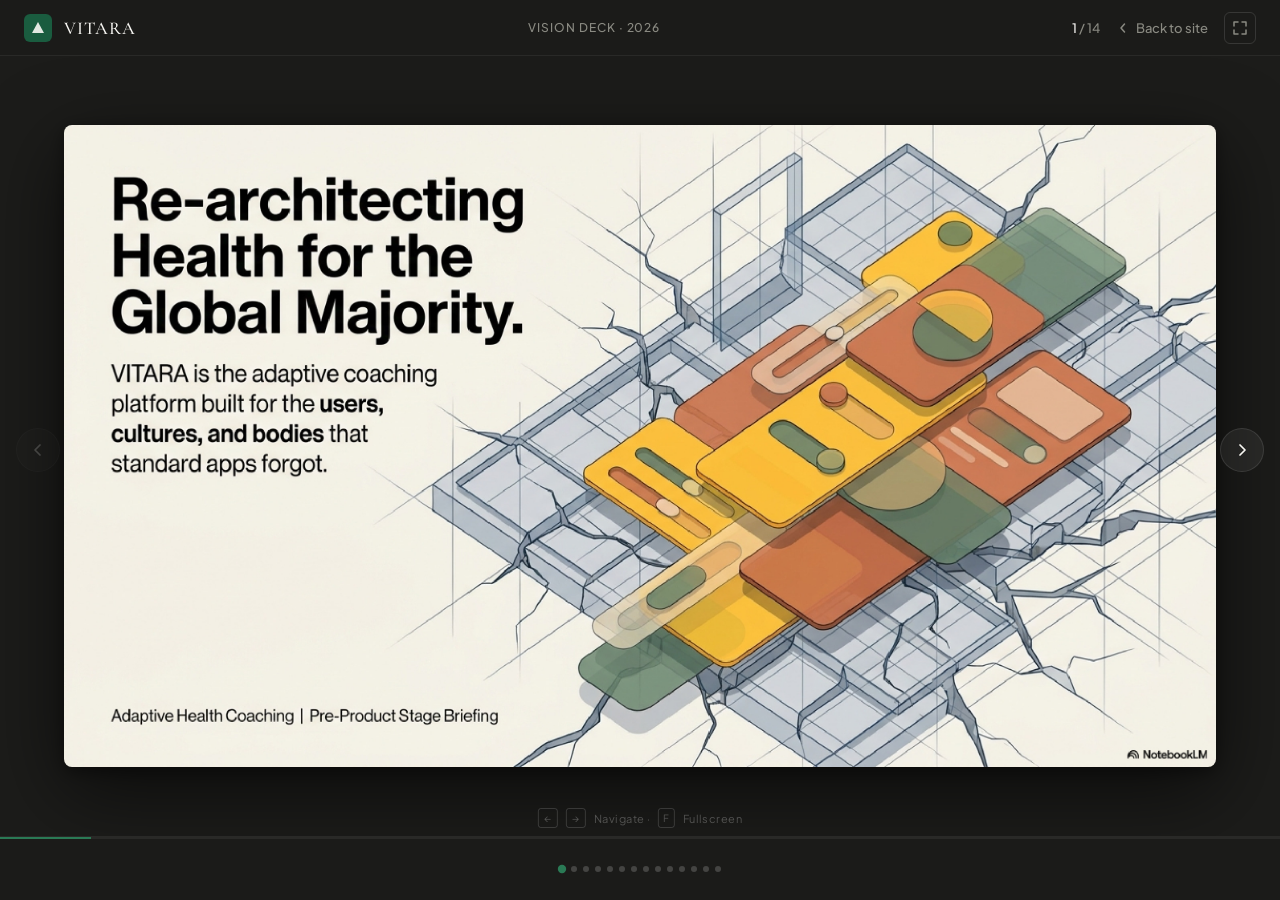
<file: pitch/index.html>
<!DOCTYPE html>
<html lang="en">
<head>
  <meta charset="UTF-8">
  <meta name="viewport" content="width=device-width, initial-scale=1.0">
  <title>VITARA — The Vision Deck</title>
  <meta name="description" content="Re-architecting health for the global majority. The VITARA investor deck.">
  <link rel="preconnect" href="https://fonts.googleapis.com">
  <link href="https://fonts.googleapis.com/css2?family=Cormorant+Garamond:ital,wght@0,400;0,500;0,600;1,400;1,500&family=Plus+Jakarta+Sans:wght@300;400;500;600&display=swap" rel="stylesheet">
  <style>
    *, *::before, *::after { box-sizing: border-box; margin: 0; padding: 0; }

    :root {
      --cream: #F8F7F3;
      --cream-2: #F0EEE8;
      --green: #1A5C3F;
      --green-mid: #2A7A55;
      --green-light: rgba(26,92,63,0.15);
      --green-tint: rgba(26,92,63,0.05);
      --gold: #C9973A;
      --ink: #1C1C1A;
      --ink-2: #4A4A45;
      --ink-3: #8A8A82;
      --rule: rgba(28,28,26,0.1);
      --ff-serif: 'Cormorant Garamond', Georgia, serif;
      --ff-sans: 'Plus Jakarta Sans', system-ui, sans-serif;
    }

    html, body {
      height: 100%;
      background: var(--ink);
      color: var(--cream);
      font-family: var(--ff-sans);
      overflow: hidden;
    }

    /* ── Nav bar ─────────────────────────────────────── */
    .deck-nav {
      position: fixed;
      top: 0; left: 0; right: 0;
      height: 56px;
      display: flex;
      align-items: center;
      justify-content: space-between;
      padding: 0 1.5rem;
      background: rgba(28,28,26,0.9);
      backdrop-filter: blur(12px);
      -webkit-backdrop-filter: blur(12px);
      border-bottom: 1px solid rgba(255,255,255,0.06);
      z-index: 100;
    }

    .deck-nav-brand {
      display: flex;
      align-items: center;
      gap: 0.75rem;
      text-decoration: none;
    }

    .brand-mark {
      width: 28px;
      height: 28px;
      background: var(--green);
      border-radius: 6px;
      display: flex;
      align-items: center;
      justify-content: center;
    }

    .brand-mark svg { display: block; }

    .brand-name {
      font-family: var(--ff-serif);
      font-size: 1.125rem;
      font-weight: 500;
      letter-spacing: 0.06em;
      color: var(--cream);
    }

    .deck-meta {
      font-size: 0.75rem;
      font-weight: 500;
      letter-spacing: 0.08em;
      text-transform: uppercase;
      color: var(--ink-3);
    }

    .deck-nav-right {
      display: flex;
      align-items: center;
      gap: 1rem;
    }

    .slide-counter {
      font-family: var(--ff-sans);
      font-size: 0.8125rem;
      font-weight: 500;
      color: var(--ink-3);
      min-width: 48px;
      text-align: right;
    }

    .slide-counter span { color: var(--cream); }

    .fullscreen-btn {
      background: none;
      border: 1px solid rgba(255,255,255,0.12);
      border-radius: 6px;
      color: var(--ink-3);
      width: 32px;
      height: 32px;
      display: flex;
      align-items: center;
      justify-content: center;
      cursor: pointer;
      transition: border-color 0.2s, color 0.2s;
    }
    .fullscreen-btn:hover { border-color: rgba(255,255,255,0.3); color: var(--cream); }

    .back-link {
      font-size: 0.8125rem;
      font-weight: 500;
      color: var(--ink-3);
      text-decoration: none;
      display: flex;
      align-items: center;
      gap: 0.375rem;
      transition: color 0.2s;
    }
    .back-link:hover { color: var(--cream); }

    /* ── Slide stage ─────────────────────────────────── */
    .stage {
      position: fixed;
      top: 56px;
      bottom: 64px;
      left: 0;
      right: 0;
      display: flex;
      align-items: center;
      justify-content: center;
      padding: 1rem 4rem;
      overflow: hidden;
    }

    .slide-wrapper {
      position: relative;
      width: 100%;
      height: 100%;
      display: flex;
      align-items: center;
      justify-content: center;
    }

    .slide {
      position: absolute;
      top: 0; left: 0;
      width: 100%;
      height: 100%;
      display: flex;
      align-items: center;
      justify-content: center;
      opacity: 0;
      pointer-events: none;
      transition: opacity 0.35s ease, transform 0.35s ease;
      transform: translateX(40px);
    }

    .slide.active {
      opacity: 1;
      pointer-events: auto;
      transform: translateX(0);
    }

    .slide.exit {
      opacity: 0;
      transform: translateX(-40px);
    }

    .slide img {
      max-width: 100%;
      max-height: 100%;
      object-fit: contain;
      border-radius: 8px;
      box-shadow: 0 24px 80px rgba(0,0,0,0.6), 0 4px 16px rgba(0,0,0,0.4);
      display: block;
    }

    /* ── Prev / Next arrows ──────────────────────────── */
    .arrow {
      position: fixed;
      top: 50%;
      transform: translateY(-50%);
      width: 44px;
      height: 44px;
      background: rgba(248,247,243,0.06);
      border: 1px solid rgba(255,255,255,0.1);
      border-radius: 50%;
      display: flex;
      align-items: center;
      justify-content: center;
      cursor: pointer;
      transition: background 0.2s, border-color 0.2s;
      z-index: 50;
    }
    .arrow:hover { background: rgba(248,247,243,0.14); border-color: rgba(255,255,255,0.25); }
    .arrow:disabled { opacity: 0.2; pointer-events: none; }
    .arrow svg { display: block; }

    .arrow-prev { left: 1rem; }
    .arrow-next { right: 1rem; }

    /* ── Progress bar + controls footer ─────────────── */
    .deck-footer {
      position: fixed;
      bottom: 0; left: 0; right: 0;
      height: 64px;
      display: flex;
      align-items: center;
      justify-content: center;
      gap: 0;
      padding: 0 1.5rem;
      background: rgba(28,28,26,0.9);
      backdrop-filter: blur(12px);
      -webkit-backdrop-filter: blur(12px);
      border-top: 1px solid rgba(255,255,255,0.06);
      z-index: 100;
    }

    .progress-track {
      position: absolute;
      top: 0; left: 0; right: 0;
      height: 2px;
      background: rgba(255,255,255,0.06);
    }

    .progress-fill {
      height: 100%;
      background: var(--green-mid);
      transition: width 0.35s ease;
    }

    .slide-dots {
      display: flex;
      gap: 6px;
      align-items: center;
    }

    .dot {
      width: 6px;
      height: 6px;
      border-radius: 50%;
      background: rgba(255,255,255,0.18);
      cursor: pointer;
      transition: background 0.2s, transform 0.2s;
      border: none;
      padding: 0;
    }
    .dot.active {
      background: var(--green-mid);
      transform: scale(1.4);
    }
    .dot:hover { background: rgba(255,255,255,0.4); }

    /* ── Keyboard hint ───────────────────────────────── */
    .kbd-hint {
      position: fixed;
      bottom: 72px;
      left: 50%;
      transform: translateX(-50%);
      display: flex;
      align-items: center;
      gap: 0.5rem;
      font-size: 0.6875rem;
      color: rgba(255,255,255,0.25);
      letter-spacing: 0.04em;
      pointer-events: none;
      opacity: 1;
      transition: opacity 1s ease;
    }
    .kbd-hint.hidden { opacity: 0; }
    .kbd {
      display: inline-flex;
      align-items: center;
      justify-content: center;
      width: 20px; height: 20px;
      border: 1px solid rgba(255,255,255,0.15);
      border-radius: 3px;
      font-size: 0.625rem;
    }

    /* ── CTA slide overlay (last slide) ─────────────── */
    .slide-cta-overlay {
      display: none;
    }

    /* ── Mobile ──────────────────────────────────────── */
    @media (max-width: 640px) {
      .stage { padding: 0.5rem 2.5rem; }
      .arrow { width: 36px; height: 36px; }
      .arrow-prev { left: 0.25rem; }
      .arrow-next { right: 0.25rem; }
      .deck-meta { display: none; }
      .slide-dots { gap: 4px; }
      .dot { width: 5px; height: 5px; }
    }

    /* ── Touch swipe feedback ────────────────────────── */
    .stage { user-select: none; }
  </style>
</head>
<body>

<!-- Nav -->
<nav class="deck-nav">
  <a class="deck-nav-brand" href="../">
    <div class="brand-mark">
      <svg width="16" height="16" viewBox="0 0 16 16" fill="none">
        <path d="M8 2L14 13H2L8 2Z" fill="#F8F7F3" fill-opacity="0.9"/>
      </svg>
    </div>
    <span class="brand-name">VITARA</span>
  </a>
  <span class="deck-meta">Vision Deck · 2026</span>
  <div class="deck-nav-right">
    <span class="slide-counter"><span id="current-num">1</span> / 14</span>
    <a href="../" class="back-link">
      <svg width="14" height="14" viewBox="0 0 14 14" fill="none">
        <path d="M8.5 3L5 7l3.5 4" stroke="currentColor" stroke-width="1.5" stroke-linecap="round" stroke-linejoin="round"/>
      </svg>
      Back to site
    </a>
    <button class="fullscreen-btn" id="fs-btn" title="Toggle fullscreen">
      <svg width="14" height="14" viewBox="0 0 14 14" fill="none">
        <path d="M1 5V1h4M9 1h4v4M13 9v4H9M5 13H1V9" stroke="currentColor" stroke-width="1.5" stroke-linecap="round" stroke-linejoin="round"/>
      </svg>
    </button>
  </div>
</nav>

<!-- Slides -->
<div class="stage" id="stage">
  <div class="slide-wrapper">
    <div class="slide active" data-index="0">
      <img src="../assets/pitch-slides/slide-01.jpg" alt="Re-architecting Health for the Global Majority — VITARA cover slide" loading="eager">
    </div>
    <div class="slide" data-index="1">
      <img src="../assets/pitch-slides/slide-02.jpg" alt="The Western Default: A Massive Market Failure" loading="lazy">
    </div>
    <div class="slide" data-index="2">
      <img src="../assets/pitch-slides/slide-03.jpg" alt="The Four-Quadrant Matrix of the Forgotten User" loading="lazy">
    </div>
    <div class="slide" data-index="3">
      <img src="../assets/pitch-slides/slide-04.jpg" alt="The Illusion of Health" loading="lazy">
    </div>
    <div class="slide" data-index="4">
      <img src="../assets/pitch-slides/slide-05.jpg" alt="The Reality of Context: Generic Apps vs VITARA" loading="lazy">
    </div>
    <div class="slide" data-index="5">
      <img src="../assets/pitch-slides/slide-06.jpg" alt="Three Dimensions. One Adaptive Blueprint." loading="lazy">
    </div>
    <div class="slide" data-index="6">
      <img src="../assets/pitch-slides/slide-07.jpg" alt="The Adaptive Engine" loading="lazy">
    </div>
    <div class="slide" data-index="7">
      <img src="../assets/pitch-slides/slide-08.jpg" alt="Rethinking the 24-Hour Dial" loading="lazy">
    </div>
    <div class="slide" data-index="8">
      <img src="../assets/pitch-slides/slide-09.jpg" alt="Why Now: The Convergence of Three Forces" loading="lazy">
    </div>
    <div class="slide" data-index="9">
      <img src="../assets/pitch-slides/slide-10.jpg" alt="The Architecture Isn't Niche. It's Universally Adaptive." loading="lazy">
    </div>
    <div class="slide" data-index="10">
      <img src="../assets/pitch-slides/slide-11.jpg" alt="The Beachhead Market: The South Asian Diaspora" loading="lazy">
    </div>
    <div class="slide" data-index="11">
      <img src="../assets/pitch-slides/slide-12.jpg" alt="Go-to-Market Step-Function" loading="lazy">
    </div>
    <div class="slide" data-index="12">
      <img src="../assets/pitch-slides/slide-13.jpg" alt="Built by the User, for the User — Akshay Kumar" loading="lazy">
    </div>
    <div class="slide" data-index="13">
      <img src="../assets/pitch-slides/slide-14.jpg" alt="The Future of Health is Localized. Join the Pilot." loading="lazy">
    </div>
  </div>
</div>

<!-- Arrows -->
<button class="arrow arrow-prev" id="btn-prev" aria-label="Previous slide" disabled>
  <svg width="18" height="18" viewBox="0 0 18 18" fill="none">
    <path d="M11 4L6 9l5 5" stroke="#F8F7F3" stroke-width="1.75" stroke-linecap="round" stroke-linejoin="round"/>
  </svg>
</button>
<button class="arrow arrow-next" id="btn-next" aria-label="Next slide">
  <svg width="18" height="18" viewBox="0 0 18 18" fill="none">
    <path d="M7 4l5 5-5 5" stroke="#F8F7F3" stroke-width="1.75" stroke-linecap="round" stroke-linejoin="round"/>
  </svg>
</button>

<!-- Keyboard hint -->
<div class="kbd-hint" id="kbd-hint">
  <span class="kbd">←</span>
  <span class="kbd">→</span>
  Navigate · <span class="kbd" style="width:auto;padding:0 4px">F</span> Fullscreen
</div>

<!-- Footer -->
<footer class="deck-footer">
  <div class="progress-track">
    <div class="progress-fill" id="progress-fill" style="width: 7.14%"></div>
  </div>
  <div class="slide-dots" id="dots-container"></div>
</footer>

<script>
(function () {
  const TOTAL = 14;
  let current = 0;
  let transitioning = false;

  const slides = document.querySelectorAll('.slide');
  const btnPrev = document.getElementById('btn-prev');
  const btnNext = document.getElementById('btn-next');
  const currentNum = document.getElementById('current-num');
  const progressFill = document.getElementById('progress-fill');
  const dotsContainer = document.getElementById('dots-container');
  const kbdHint = document.getElementById('kbd-hint');
  const fsBtn = document.getElementById('fs-btn');

  // Build dots
  for (let i = 0; i < TOTAL; i++) {
    const dot = document.createElement('button');
    dot.className = 'dot' + (i === 0 ? ' active' : '');
    dot.setAttribute('aria-label', 'Go to slide ' + (i + 1));
    dot.addEventListener('click', () => goTo(i));
    dotsContainer.appendChild(dot);
  }

  const dots = document.querySelectorAll('.dot');

  function updateUI() {
    currentNum.textContent = current + 1;
    progressFill.style.width = ((current + 1) / TOTAL * 100) + '%';
    btnPrev.disabled = current === 0;
    btnNext.disabled = current === TOTAL - 1;
    dots.forEach((d, i) => d.classList.toggle('active', i === current));
  }

  function goTo(index, dir) {
    if (transitioning || index === current || index < 0 || index >= TOTAL) return;
    transitioning = true;

    const fromSlide = slides[current];
    const toSlide = slides[index];
    const forward = index > current;

    // Exit current
    fromSlide.classList.remove('active');
    fromSlide.classList.add('exit');

    // Set entry direction for incoming (inline overrides .slide base opacity:0)
    toSlide.style.transform = forward ? 'translateX(40px)' : 'translateX(-40px)';
    toSlide.style.opacity = '0';
    toSlide.style.pointerEvents = 'none';

    // Add .active NOW so after inline styles clear, CSS keeps slide visible
    toSlide.classList.add('active');

    // Force reflow so browser records the start position before transition
    toSlide.offsetHeight;

    // Animate in
    toSlide.style.transition = 'opacity 0.35s ease, transform 0.35s ease';
    toSlide.style.transform = 'translateX(0)';
    toSlide.style.opacity = '1';
    toSlide.style.pointerEvents = 'auto';

    current = index;
    updateUI();

    setTimeout(() => {
      fromSlide.classList.remove('exit');
      // Clear inline styles — .slide.active CSS keeps opacity:1 transform:none
      toSlide.style.transition = '';
      toSlide.style.transform = '';
      toSlide.style.opacity = '';
      toSlide.style.pointerEvents = '';
      transitioning = false;
    }, 380);
  }

  btnPrev.addEventListener('click', () => goTo(current - 1));
  btnNext.addEventListener('click', () => goTo(current + 1));

  // Keyboard
  document.addEventListener('keydown', (e) => {
    if (e.key === 'ArrowRight' || e.key === ' ') { e.preventDefault(); goTo(current + 1); }
    if (e.key === 'ArrowLeft') { e.preventDefault(); goTo(current - 1); }
    if (e.key === 'f' || e.key === 'F') toggleFullscreen();
    if (e.key === 'Home') goTo(0);
    if (e.key === 'End') goTo(TOTAL - 1);
  });

  // Hide kbd hint after first navigation
  let hintHidden = false;
  function hideHint() {
    if (!hintHidden) {
      hintHidden = true;
      kbdHint.classList.add('hidden');
    }
  }
  btnPrev.addEventListener('click', hideHint);
  btnNext.addEventListener('click', hideHint);
  document.addEventListener('keydown', hideHint);
  setTimeout(() => kbdHint.classList.add('hidden'), 4000);

  // Fullscreen
  function toggleFullscreen() {
    if (!document.fullscreenElement) {
      document.documentElement.requestFullscreen().catch(() => {});
    } else {
      document.exitFullscreen().catch(() => {});
    }
  }
  fsBtn.addEventListener('click', toggleFullscreen);

  // Touch/swipe
  let touchStartX = 0;
  let touchStartY = 0;
  const stage = document.getElementById('stage');

  stage.addEventListener('touchstart', (e) => {
    touchStartX = e.touches[0].clientX;
    touchStartY = e.touches[0].clientY;
  }, { passive: true });

  stage.addEventListener('touchend', (e) => {
    const dx = e.changedTouches[0].clientX - touchStartX;
    const dy = e.changedTouches[0].clientY - touchStartY;
    if (Math.abs(dx) > Math.abs(dy) && Math.abs(dx) > 40) {
      if (dx < 0) goTo(current + 1);
      else goTo(current - 1);
    }
  }, { passive: true });

  // Click on right half / left half of stage
  stage.addEventListener('click', (e) => {
    const rect = stage.getBoundingClientRect();
    const x = e.clientX - rect.left;
    const third = rect.width / 3;
    if (x < third) goTo(current - 1);
    else if (x > third * 2) goTo(current + 1);
  });

  updateUI();
})();
</script>
</body>
</html>
</file>
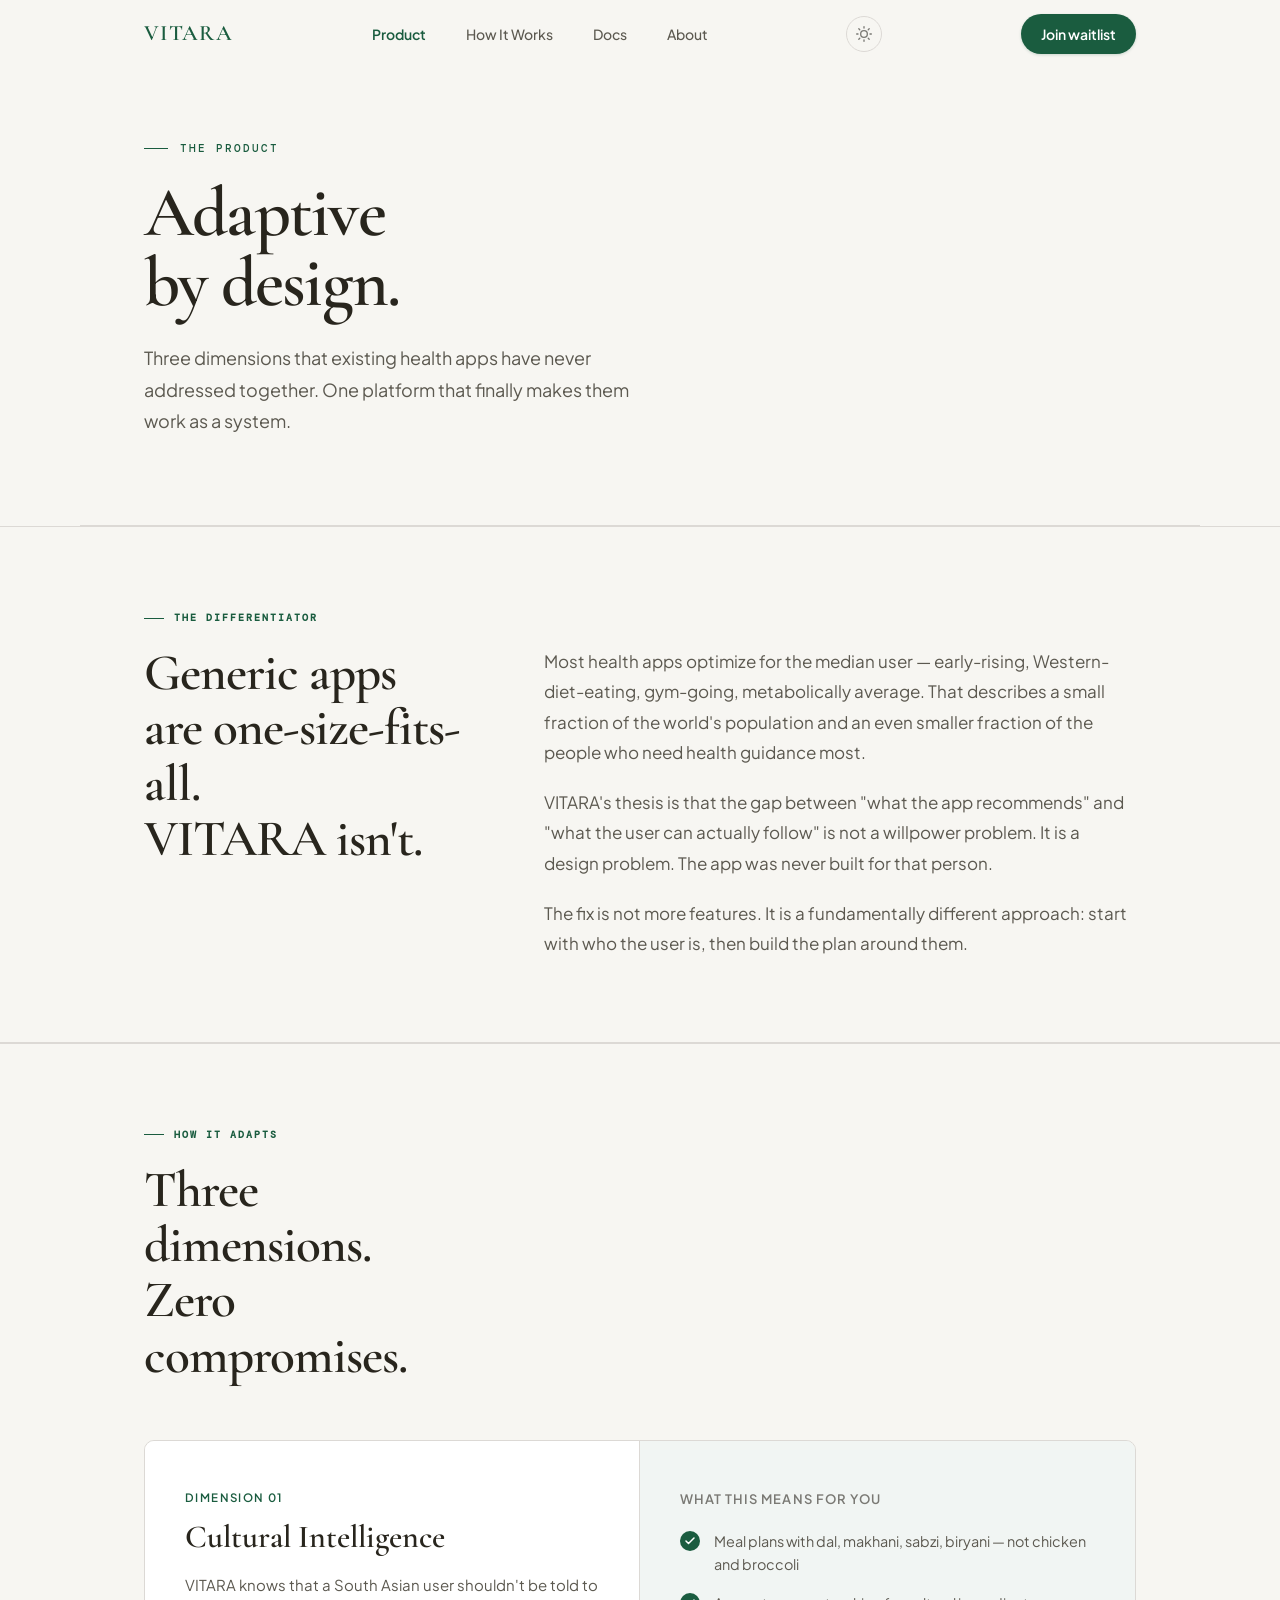
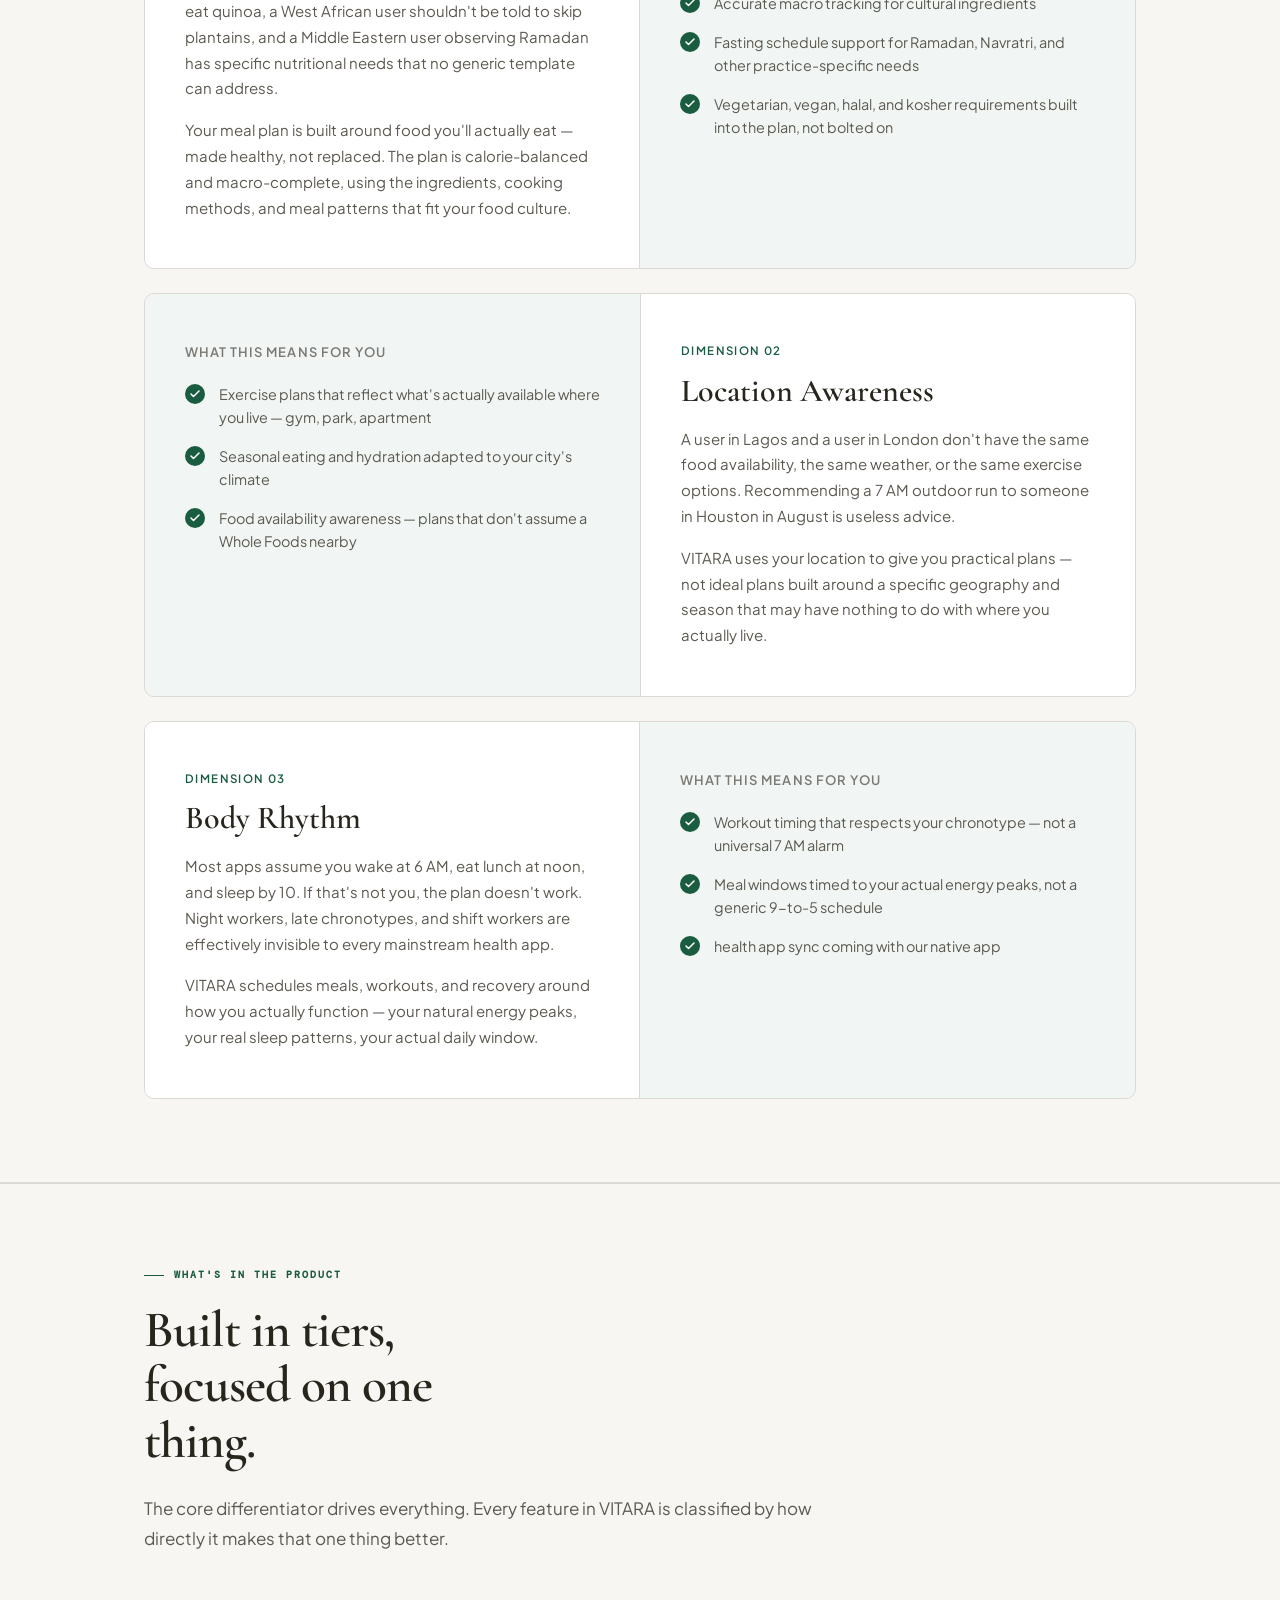
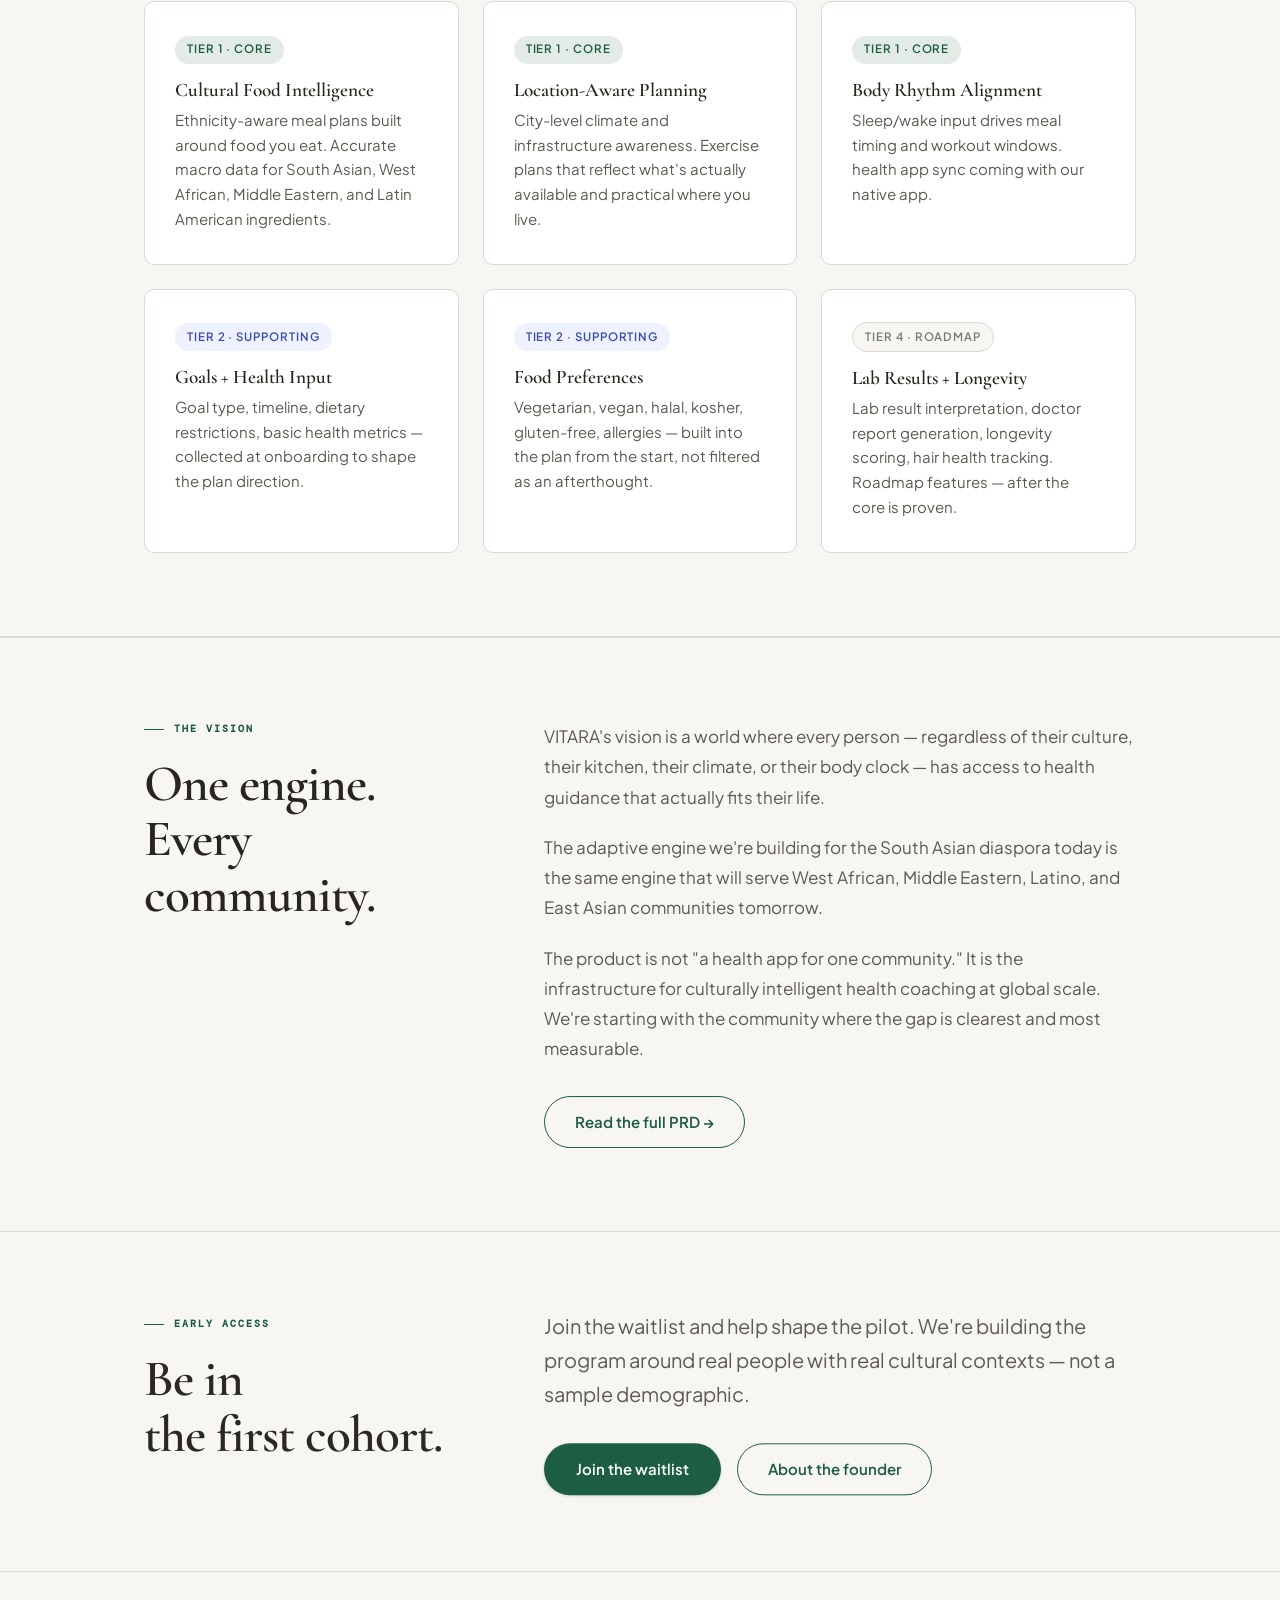
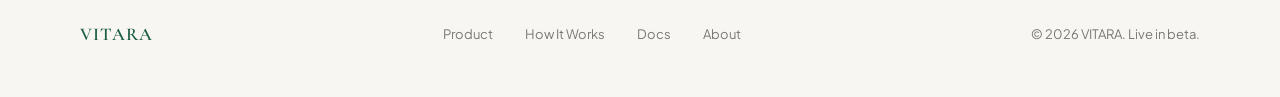
<file: product/index.html>
<!DOCTYPE html>
<html lang="en">
<head>
  <meta charset="UTF-8" />
  <meta name="viewport" content="width=device-width, initial-scale=1.0" />
  <title>Product — VITARA Adaptive Health Coaching</title>
  <meta name="description" content="VITARA's three-dimension adaptive engine: cultural food intelligence, location awareness, and body rhythm alignment — built for the world most health apps ignore." />
  <link rel="icon" type="image/svg+xml" href="data:image/svg+xml,<svg xmlns='http://www.w3.org/2000/svg' viewBox='0 0 100 100'><rect width='100' height='100' rx='14' fill='%231A5C3F'/><text x='50' y='76' font-family='Georgia,serif' font-size='66' font-weight='600' fill='white' text-anchor='middle'>V</text></svg>" />
  <link rel="preconnect" href="https://fonts.googleapis.com" />
  <link rel="preconnect" href="https://fonts.gstatic.com" crossorigin />
  <link rel="preconnect" href="https://api.fontshare.com" />
  <link href="https://api.fontshare.com/v2/css?f[]=satoshi@400,500&display=swap" rel="stylesheet" />
  <link href="https://fonts.googleapis.com/css2?family=Instrument+Serif:ital@0;1&family=DM+Mono:wght@400;500&family=Cormorant+Garamond:ital,wght@0,400;0,500;0,600;1,400;1,500&family=Plus+Jakarta+Sans:wght@400;500;600;700&display=swap" rel="stylesheet" />
  <link rel="stylesheet" href="../assets/css/main.css" />
</head>
<body>

<header id="nav">
  <div class="container nav-inner">
    <a href="../" class="logo">VITARA</a>
    <nav class="nav-links" aria-label="Site navigation">
      <a href="../product/" class="nav-link active">Product</a>
      <a href="../how-it-works/" class="nav-link">How It Works</a>
      <a href="../docs/" class="nav-link">Docs</a>
      <a href="../about/" class="nav-link">About</a>
    </nav>
    <button class="theme-toggle" id="theme-toggle" aria-label="Toggle dark mode">
      <svg class="icon-sun" width="16" height="16" viewBox="0 0 24 24" fill="none" stroke="currentColor" stroke-width="2" stroke-linecap="round" stroke-linejoin="round"><circle cx="12" cy="12" r="5"/><line x1="12" y1="1" x2="12" y2="3"/><line x1="12" y1="21" x2="12" y2="23"/><line x1="4.22" y1="4.22" x2="5.64" y2="5.64"/><line x1="18.36" y1="18.36" x2="19.78" y2="19.78"/><line x1="1" y1="12" x2="3" y2="12"/><line x1="21" y1="12" x2="23" y2="12"/><line x1="4.22" y1="19.78" x2="5.64" y2="18.36"/><line x1="18.36" y1="5.64" x2="19.78" y2="4.22"/></svg>
      <svg class="icon-moon" width="16" height="16" viewBox="0 0 24 24" fill="none" stroke="currentColor" stroke-width="2" stroke-linecap="round" stroke-linejoin="round"><path d="M21 12.79A9 9 0 1 1 11.21 3 7 7 0 0 0 21 12.79z"/></svg>
    </button>
    <button class="nav-toggle" id="nav-toggle" aria-label="Toggle navigation" aria-expanded="false">
      <span class="nav-toggle-bar"></span>
      <span class="nav-toggle-bar"></span>
    </button>
    <a href="../#waitlist" class="btn btn-sm nav-desktop-cta">Join waitlist</a>
  </div>
</header>
<div id="nav-mobile" class="nav-mobile">
  <a href="../product/">Product</a>
  <a href="../how-it-works/">How It Works</a>
  <a href="../docs/">Docs</a>
  <a href="../about/">About</a>
  <a href="../#waitlist" class="btn btn-sm">Join waitlist</a>
</div>

<!-- PAGE HERO -->
<div class="page-hero">
  <p class="page-hero-label reveal">The product</p>
  <h1 class="page-hero-title reveal">Adaptive<br>by design.</h1>
  <p class="page-hero-sub reveal">Three dimensions that existing health apps have never addressed together. One platform that finally makes them work as a system.</p>
</div>

<main>

<!-- THE CORE DIFFERENTIATOR -->
<section class="section">
  <div class="container">
    <p class="section-label">The differentiator</p>
    <div class="section-split">
      <div>
        <h2 class="section-title-lg reveal">Generic apps are one-size-fits-all.<br>VITARA isn't.</h2>
      </div>
      <div>
        <p class="section-body reveal">Most health apps optimize for the median user — early-rising, Western-diet-eating, gym-going, metabolically average. That describes a small fraction of the world's population and an even smaller fraction of the people who need health guidance most.</p>
        <p class="section-body reveal" style="margin-top:1.25rem;">VITARA's thesis is that the gap between "what the app recommends" and "what the user can actually follow" is not a willpower problem. It is a design problem. The app was never built for that person.</p>
        <p class="section-body reveal" style="margin-top:1.25rem;">The fix is not more features. It is a fundamentally different approach: start with who the user is, then build the plan around them.</p>
      </div>
    </div>
  </div>
</section>

<hr class="section-divider">

<!-- THREE DIMENSIONS -->
<section class="section" id="dimensions">
  <div class="container">
    <p class="section-label">How it adapts</p>
    <h2 class="section-title-lg reveal">Three dimensions.<br>Zero compromises.</h2>

    <!-- Dimension 1 -->
    <div style="margin-top:3.5rem;border:1px solid var(--rule);border-radius:10px;overflow:hidden;">
      <div style="display:grid;grid-template-columns:1fr 1fr;background:var(--white);">
        <div style="padding:3rem 2.5rem;border-right:1px solid var(--rule);" class="reveal">
          <p style="font-size:0.72rem;font-weight:600;letter-spacing:0.12em;text-transform:uppercase;color:var(--green);margin-bottom:0.75rem;">Dimension 01</p>
          <h3 style="font-family:var(--ff-serif);font-size:2rem;font-weight:600;color:var(--ink);margin-bottom:1rem;line-height:1.15;">Cultural Intelligence</h3>
          <p style="font-size:0.9375rem;line-height:1.72;color:var(--ink-2);">VITARA knows that a South Asian user shouldn't be told to eat quinoa, a West African user shouldn't be told to skip plantains, and a Middle Eastern user observing Ramadan has specific nutritional needs that no generic template can address.</p>
          <p style="font-size:0.9375rem;line-height:1.72;color:var(--ink-2);margin-top:1rem;">Your meal plan is built around food you'll actually eat — made healthy, not replaced. The plan is calorie-balanced and macro-complete, using the ingredients, cooking methods, and meal patterns that fit your food culture.</p>
        </div>
        <div style="padding:3rem 2.5rem;background:var(--green-tint);" class="reveal">
          <p style="font-size:0.8125rem;font-weight:600;color:var(--ink-3);margin-bottom:1.25rem;text-transform:uppercase;letter-spacing:0.08em;">What this means for you</p>
          <div style="display:flex;flex-direction:column;gap:1rem;">
            <div style="display:flex;gap:0.875rem;align-items:flex-start;">
              <span style="width:20px;height:20px;background:var(--green);border-radius:50%;display:flex;align-items:center;justify-content:center;flex-shrink:0;margin-top:1px;">
                <svg width="10" height="8" viewBox="0 0 10 8" fill="none"><path d="M1 4L3.5 6.5L9 1" stroke="white" stroke-width="1.5" stroke-linecap="round" stroke-linejoin="round"/></svg>
              </span>
              <p style="font-size:0.9rem;line-height:1.6;color:var(--ink-2);">Meal plans with dal, makhani, sabzi, biryani — not chicken and broccoli</p>
            </div>
            <div style="display:flex;gap:0.875rem;align-items:flex-start;">
              <span style="width:20px;height:20px;background:var(--green);border-radius:50%;display:flex;align-items:center;justify-content:center;flex-shrink:0;margin-top:1px;">
                <svg width="10" height="8" viewBox="0 0 10 8" fill="none"><path d="M1 4L3.5 6.5L9 1" stroke="white" stroke-width="1.5" stroke-linecap="round" stroke-linejoin="round"/></svg>
              </span>
              <p style="font-size:0.9rem;line-height:1.6;color:var(--ink-2);">Accurate macro tracking for cultural ingredients</p>
            </div>
            <div style="display:flex;gap:0.875rem;align-items:flex-start;">
              <span style="width:20px;height:20px;background:var(--green);border-radius:50%;display:flex;align-items:center;justify-content:center;flex-shrink:0;margin-top:1px;">
                <svg width="10" height="8" viewBox="0 0 10 8" fill="none"><path d="M1 4L3.5 6.5L9 1" stroke="white" stroke-width="1.5" stroke-linecap="round" stroke-linejoin="round"/></svg>
              </span>
              <p style="font-size:0.9rem;line-height:1.6;color:var(--ink-2);">Fasting schedule support for Ramadan, Navratri, and other practice-specific needs</p>
            </div>
            <div style="display:flex;gap:0.875rem;align-items:flex-start;">
              <span style="width:20px;height:20px;background:var(--green);border-radius:50%;display:flex;align-items:center;justify-content:center;flex-shrink:0;margin-top:1px;">
                <svg width="10" height="8" viewBox="0 0 10 8" fill="none"><path d="M1 4L3.5 6.5L9 1" stroke="white" stroke-width="1.5" stroke-linecap="round" stroke-linejoin="round"/></svg>
              </span>
              <p style="font-size:0.9rem;line-height:1.6;color:var(--ink-2);">Vegetarian, vegan, halal, and kosher requirements built into the plan, not bolted on</p>
            </div>
          </div>
        </div>
      </div>
    </div>

    <!-- Dimension 2 -->
    <div style="margin-top:1.5rem;border:1px solid var(--rule);border-radius:10px;overflow:hidden;">
      <div style="display:grid;grid-template-columns:1fr 1fr;background:var(--white);">
        <div style="padding:3rem 2.5rem;background:var(--green-tint);" class="reveal">
          <p style="font-size:0.8125rem;font-weight:600;color:var(--ink-3);margin-bottom:1.25rem;text-transform:uppercase;letter-spacing:0.08em;">What this means for you</p>
          <div style="display:flex;flex-direction:column;gap:1rem;">
            <div style="display:flex;gap:0.875rem;align-items:flex-start;">
              <span style="width:20px;height:20px;background:var(--green);border-radius:50%;display:flex;align-items:center;justify-content:center;flex-shrink:0;margin-top:1px;">
                <svg width="10" height="8" viewBox="0 0 10 8" fill="none"><path d="M1 4L3.5 6.5L9 1" stroke="white" stroke-width="1.5" stroke-linecap="round" stroke-linejoin="round"/></svg>
              </span>
              <p style="font-size:0.9rem;line-height:1.6;color:var(--ink-2);">Exercise plans that reflect what's actually available where you live — gym, park, apartment</p>
            </div>
            <div style="display:flex;gap:0.875rem;align-items:flex-start;">
              <span style="width:20px;height:20px;background:var(--green);border-radius:50%;display:flex;align-items:center;justify-content:center;flex-shrink:0;margin-top:1px;">
                <svg width="10" height="8" viewBox="0 0 10 8" fill="none"><path d="M1 4L3.5 6.5L9 1" stroke="white" stroke-width="1.5" stroke-linecap="round" stroke-linejoin="round"/></svg>
              </span>
              <p style="font-size:0.9rem;line-height:1.6;color:var(--ink-2);">Seasonal eating and hydration adapted to your city's climate</p>
            </div>
            <div style="display:flex;gap:0.875rem;align-items:flex-start;">
              <span style="width:20px;height:20px;background:var(--green);border-radius:50%;display:flex;align-items:center;justify-content:center;flex-shrink:0;margin-top:1px;">
                <svg width="10" height="8" viewBox="0 0 10 8" fill="none"><path d="M1 4L3.5 6.5L9 1" stroke="white" stroke-width="1.5" stroke-linecap="round" stroke-linejoin="round"/></svg>
              </span>
              <p style="font-size:0.9rem;line-height:1.6;color:var(--ink-2);">Food availability awareness — plans that don't assume a Whole Foods nearby</p>
            </div>
          </div>
        </div>
        <div style="padding:3rem 2.5rem;border-left:1px solid var(--rule);" class="reveal">
          <p style="font-size:0.72rem;font-weight:600;letter-spacing:0.12em;text-transform:uppercase;color:var(--green);margin-bottom:0.75rem;">Dimension 02</p>
          <h3 style="font-family:var(--ff-serif);font-size:2rem;font-weight:600;color:var(--ink);margin-bottom:1rem;line-height:1.15;">Location Awareness</h3>
          <p style="font-size:0.9375rem;line-height:1.72;color:var(--ink-2);">A user in Lagos and a user in London don't have the same food availability, the same weather, or the same exercise options. Recommending a 7 AM outdoor run to someone in Houston in August is useless advice.</p>
          <p style="font-size:0.9375rem;line-height:1.72;color:var(--ink-2);margin-top:1rem;">VITARA uses your location to give you practical plans — not ideal plans built around a specific geography and season that may have nothing to do with where you actually live.</p>
        </div>
      </div>
    </div>

    <!-- Dimension 3 -->
    <div style="margin-top:1.5rem;border:1px solid var(--rule);border-radius:10px;overflow:hidden;">
      <div style="display:grid;grid-template-columns:1fr 1fr;background:var(--white);">
        <div style="padding:3rem 2.5rem;border-right:1px solid var(--rule);" class="reveal">
          <p style="font-size:0.72rem;font-weight:600;letter-spacing:0.12em;text-transform:uppercase;color:var(--green);margin-bottom:0.75rem;">Dimension 03</p>
          <h3 style="font-family:var(--ff-serif);font-size:2rem;font-weight:600;color:var(--ink);margin-bottom:1rem;line-height:1.15;">Body Rhythm</h3>
          <p style="font-size:0.9375rem;line-height:1.72;color:var(--ink-2);">Most apps assume you wake at 6 AM, eat lunch at noon, and sleep by 10. If that's not you, the plan doesn't work. Night workers, late chronotypes, and shift workers are effectively invisible to every mainstream health app.</p>
          <p style="font-size:0.9375rem;line-height:1.72;color:var(--ink-2);margin-top:1rem;">VITARA schedules meals, workouts, and recovery around how you actually function — your natural energy peaks, your real sleep patterns, your actual daily window.</p>
        </div>
        <div style="padding:3rem 2.5rem;background:var(--green-tint);" class="reveal">
          <p style="font-size:0.8125rem;font-weight:600;color:var(--ink-3);margin-bottom:1.25rem;text-transform:uppercase;letter-spacing:0.08em;">What this means for you</p>
          <div style="display:flex;flex-direction:column;gap:1rem;">
            <div style="display:flex;gap:0.875rem;align-items:flex-start;">
              <span style="width:20px;height:20px;background:var(--green);border-radius:50%;display:flex;align-items:center;justify-content:center;flex-shrink:0;margin-top:1px;">
                <svg width="10" height="8" viewBox="0 0 10 8" fill="none"><path d="M1 4L3.5 6.5L9 1" stroke="white" stroke-width="1.5" stroke-linecap="round" stroke-linejoin="round"/></svg>
              </span>
              <p style="font-size:0.9rem;line-height:1.6;color:var(--ink-2);">Workout timing that respects your chronotype — not a universal 7 AM alarm</p>
            </div>
            <div style="display:flex;gap:0.875rem;align-items:flex-start;">
              <span style="width:20px;height:20px;background:var(--green);border-radius:50%;display:flex;align-items:center;justify-content:center;flex-shrink:0;margin-top:1px;">
                <svg width="10" height="8" viewBox="0 0 10 8" fill="none"><path d="M1 4L3.5 6.5L9 1" stroke="white" stroke-width="1.5" stroke-linecap="round" stroke-linejoin="round"/></svg>
              </span>
              <p style="font-size:0.9rem;line-height:1.6;color:var(--ink-2);">Meal windows timed to your actual energy peaks, not a generic 9-to-5 schedule</p>
            </div>
            <div style="display:flex;gap:0.875rem;align-items:flex-start;">
              <span style="width:20px;height:20px;background:var(--green);border-radius:50%;display:flex;align-items:center;justify-content:center;flex-shrink:0;margin-top:1px;">
                <svg width="10" height="8" viewBox="0 0 10 8" fill="none"><path d="M1 4L3.5 6.5L9 1" stroke="white" stroke-width="1.5" stroke-linecap="round" stroke-linejoin="round"/></svg>
              </span>
              <p style="font-size:0.9rem;line-height:1.6;color:var(--ink-2);">health app sync coming with our native app</p>
            </div>
          </div>
        </div>
      </div>
    </div>
  </div>
</section>

<hr class="section-divider">

<!-- FEATURE TIERS -->
<section class="section" id="features">
  <div class="container">
    <p class="section-label">What's in the product</p>
    <h2 class="section-title-lg reveal">Built in tiers,<br>focused on one thing.</h2>
    <p class="section-body reveal" style="max-width:680px;">The core differentiator drives everything. Every feature in VITARA is classified by how directly it makes that one thing better.</p>

    <div style="margin-top:3rem;display:grid;grid-template-columns:repeat(auto-fit,minmax(280px,1fr));gap:1.5rem;">
      <div class="feature-card reveal">
        <div style="display:inline-flex;align-items:center;gap:0.5rem;background:var(--green-light);padding:0.3rem 0.75rem;border-radius:20px;margin-bottom:1rem;">
          <span style="font-size:0.72rem;font-weight:600;color:var(--green);letter-spacing:0.08em;text-transform:uppercase;">Tier 1 · Core</span>
        </div>
        <h3 class="feature-card-title">Cultural Food Intelligence</h3>
        <p class="feature-card-body">Ethnicity-aware meal plans built around food you eat. Accurate macro data for South Asian, West African, Middle Eastern, and Latin American ingredients.</p>
      </div>
      <div class="feature-card reveal">
        <div style="display:inline-flex;align-items:center;gap:0.5rem;background:var(--green-light);padding:0.3rem 0.75rem;border-radius:20px;margin-bottom:1rem;">
          <span style="font-size:0.72rem;font-weight:600;color:var(--green);letter-spacing:0.08em;text-transform:uppercase;">Tier 1 · Core</span>
        </div>
        <h3 class="feature-card-title">Location-Aware Planning</h3>
        <p class="feature-card-body">City-level climate and infrastructure awareness. Exercise plans that reflect what's actually available and practical where you live.</p>
      </div>
      <div class="feature-card reveal">
        <div style="display:inline-flex;align-items:center;gap:0.5rem;background:var(--green-light);padding:0.3rem 0.75rem;border-radius:20px;margin-bottom:1rem;">
          <span style="font-size:0.72rem;font-weight:600;color:var(--green);letter-spacing:0.08em;text-transform:uppercase;">Tier 1 · Core</span>
        </div>
        <h3 class="feature-card-title">Body Rhythm Alignment</h3>
        <p class="feature-card-body">Sleep/wake input drives meal timing and workout windows. health app sync coming with our native app.</p>
      </div>
      <div class="feature-card reveal">
        <div style="display:inline-flex;align-items:center;gap:0.5rem;background:#EEF1FF;padding:0.3rem 0.75rem;border-radius:20px;margin-bottom:1rem;">
          <span style="font-size:0.72rem;font-weight:600;color:#3B4DA8;letter-spacing:0.08em;text-transform:uppercase;">Tier 2 · Supporting</span>
        </div>
        <h3 class="feature-card-title">Goals + Health Input</h3>
        <p class="feature-card-body">Goal type, timeline, dietary restrictions, basic health metrics — collected at onboarding to shape the plan direction.</p>
      </div>
      <div class="feature-card reveal">
        <div style="display:inline-flex;align-items:center;gap:0.5rem;background:#EEF1FF;padding:0.3rem 0.75rem;border-radius:20px;margin-bottom:1rem;">
          <span style="font-size:0.72rem;font-weight:600;color:#3B4DA8;letter-spacing:0.08em;text-transform:uppercase;">Tier 2 · Supporting</span>
        </div>
        <h3 class="feature-card-title">Food Preferences</h3>
        <p class="feature-card-body">Vegetarian, vegan, halal, kosher, gluten-free, allergies — built into the plan from the start, not filtered as an afterthought.</p>
      </div>
      <div class="feature-card reveal">
        <div style="display:inline-flex;align-items:center;gap:0.5rem;background:var(--cream);padding:0.3rem 0.75rem;border-radius:20px;margin-bottom:1rem;border:1px solid var(--rule);">
          <span style="font-size:0.72rem;font-weight:600;color:var(--ink-3);letter-spacing:0.08em;text-transform:uppercase;">Tier 4 · Roadmap</span>
        </div>
        <h3 class="feature-card-title">Lab Results + Longevity</h3>
        <p class="feature-card-body">Lab result interpretation, doctor report generation, longevity scoring, hair health tracking. Roadmap features — after the core is proven.</p>
      </div>
    </div>
  </div>
</section>

<hr class="section-divider">

<!-- VISION -->
<section class="section" id="vision">
  <div class="container">
    <div class="section-split">
      <div>
        <p class="section-label">The vision</p>
        <h2 class="section-title-lg reveal">One engine.<br>Every community.</h2>
      </div>
      <div>
        <p class="section-body reveal">VITARA's vision is a world where every person — regardless of their culture, their kitchen, their climate, or their body clock — has access to health guidance that actually fits their life.</p>
        <p class="section-body reveal" style="margin-top:1.25rem;">The adaptive engine we're building for the South Asian diaspora today is the same engine that will serve West African, Middle Eastern, Latino, and East Asian communities tomorrow.</p>
        <p class="section-body reveal" style="margin-top:1.25rem;">The product is not "a health app for one community." It is the infrastructure for culturally intelligent health coaching at global scale. We're starting with the community where the gap is clearest and most measurable.</p>
        <a href="../docs/" class="btn btn-outline reveal" style="margin-top:2rem;">Read the full PRD →</a>
      </div>
    </div>
  </div>
</section>

<!-- CTA -->
<section class="section section--sm">
  <div class="container">
    <div class="section-split section-split-center">
      <div>
        <p class="section-label">Early access</p>
        <h2 class="section-title-lg reveal">Be in<br>the first cohort.</h2>
      </div>
      <div>
        <p class="section-lead reveal">Join the waitlist and help shape the pilot. We're building the program around real people with real cultural contexts — not a sample demographic.</p>
        <div style="margin-top:2rem;display:flex;gap:1rem;flex-wrap:wrap;" class="reveal">
          <a href="../#waitlist" class="btn btn-primary">Join the waitlist</a>
          <a href="../about/" class="btn btn-outline">About the founder</a>
        </div>
      </div>
    </div>
  </div>
</section>

</main>

<footer>
  <div class="container footer-inner">
    <a href="../" class="footer-logo">VITARA</a>
    <div class="footer-links">
      <a href="../product/">Product</a>
      <a href="../how-it-works/">How It Works</a>
      <a href="../docs/">Docs</a>
      <a href="../about/">About</a>
    </div>
    <p class="footer-note">© 2026 VITARA. Live in beta.</p>
  </div>
</footer>

<script src="../assets/js/gsap.min.js" defer></script>
<script src="../assets/js/ScrollTrigger.min.js" defer></script>
<script src="../assets/js/main.js" defer></script>
<script src="../assets/js/vitara-motion.js" defer></script>
</body>
</html>
</file>
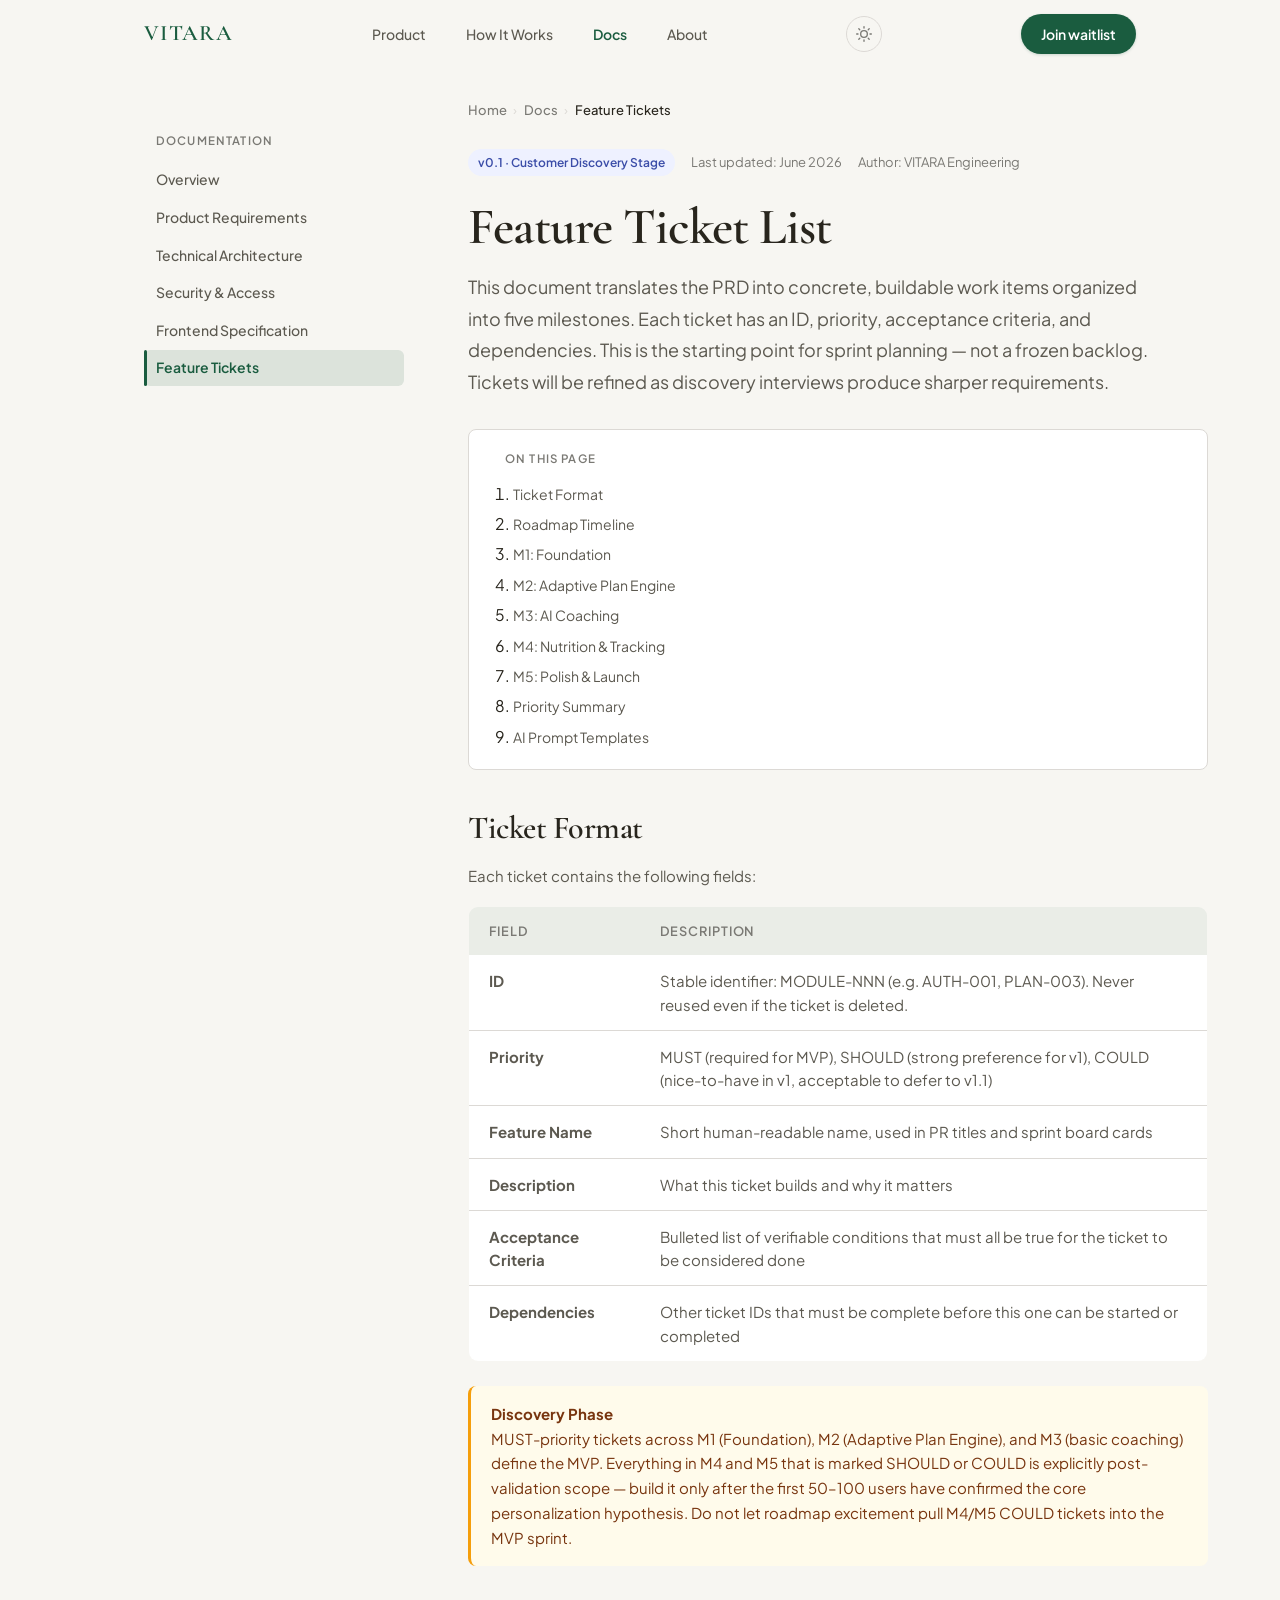
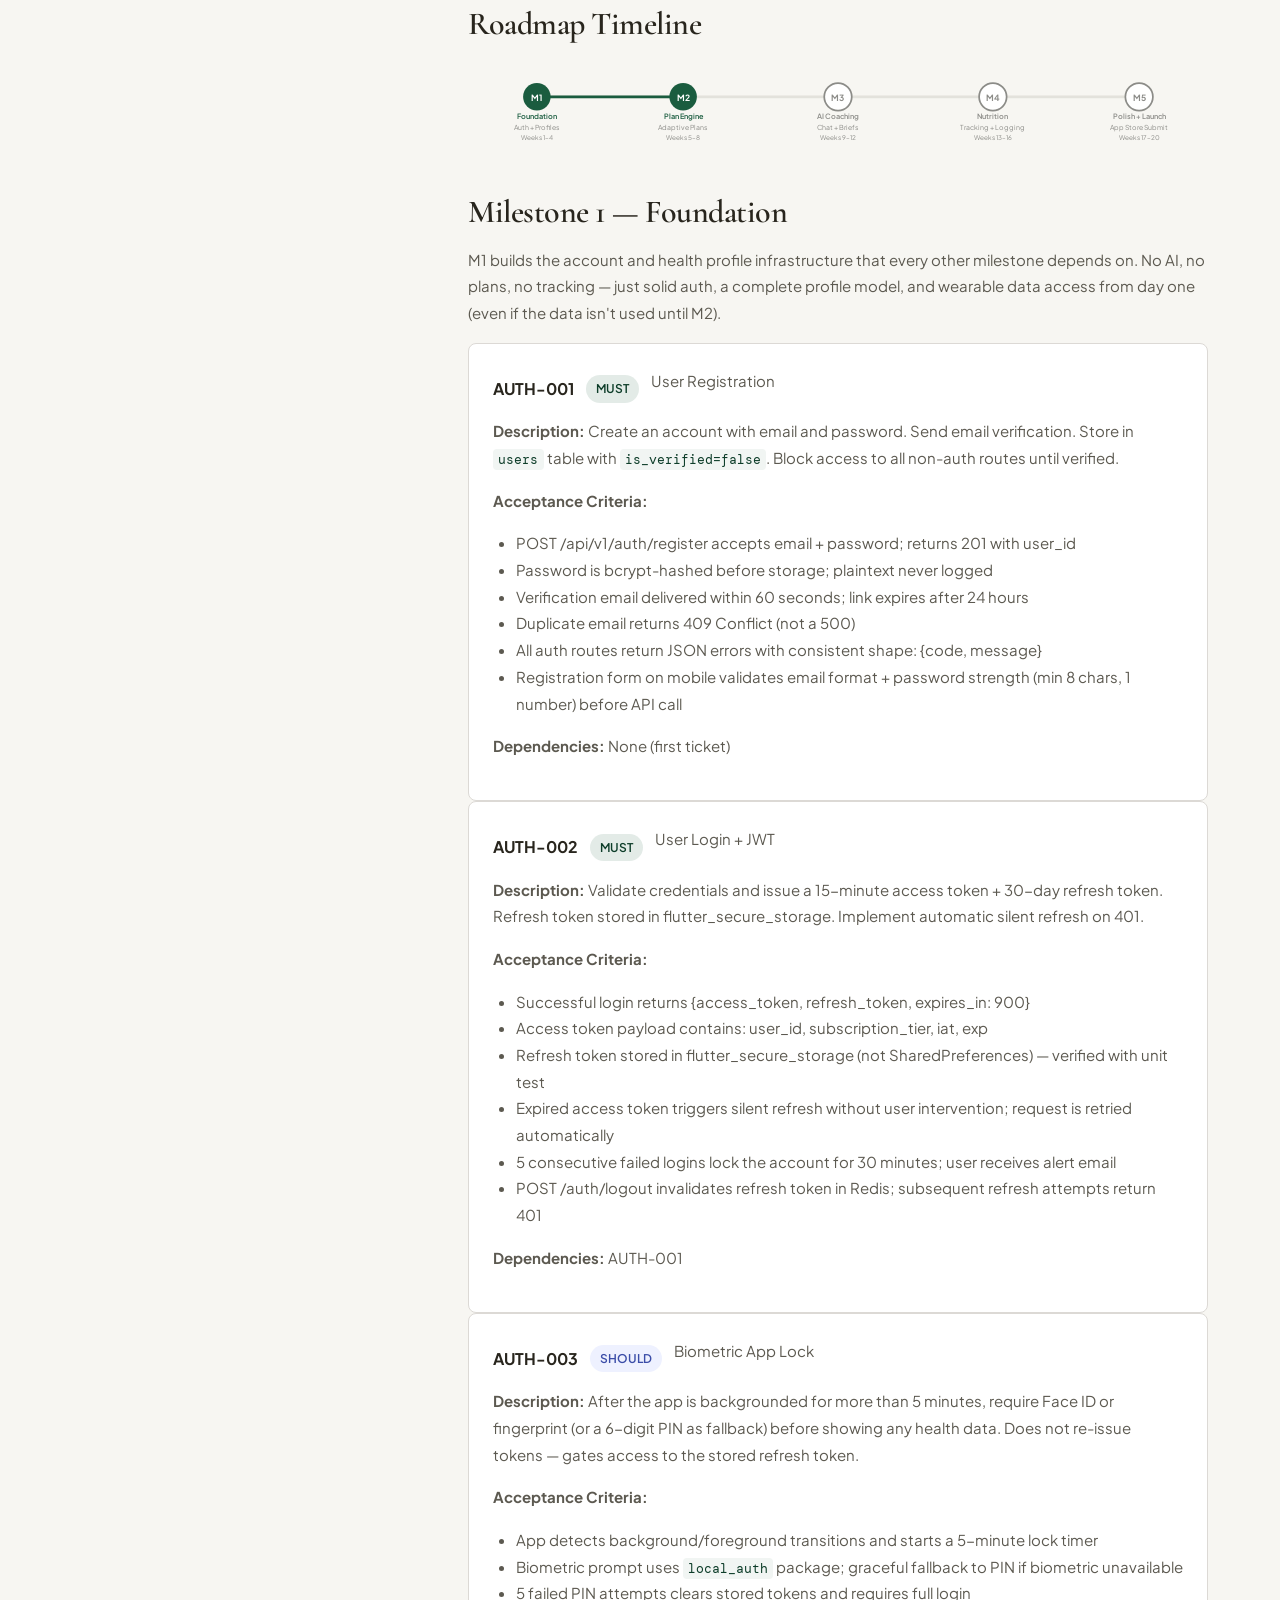
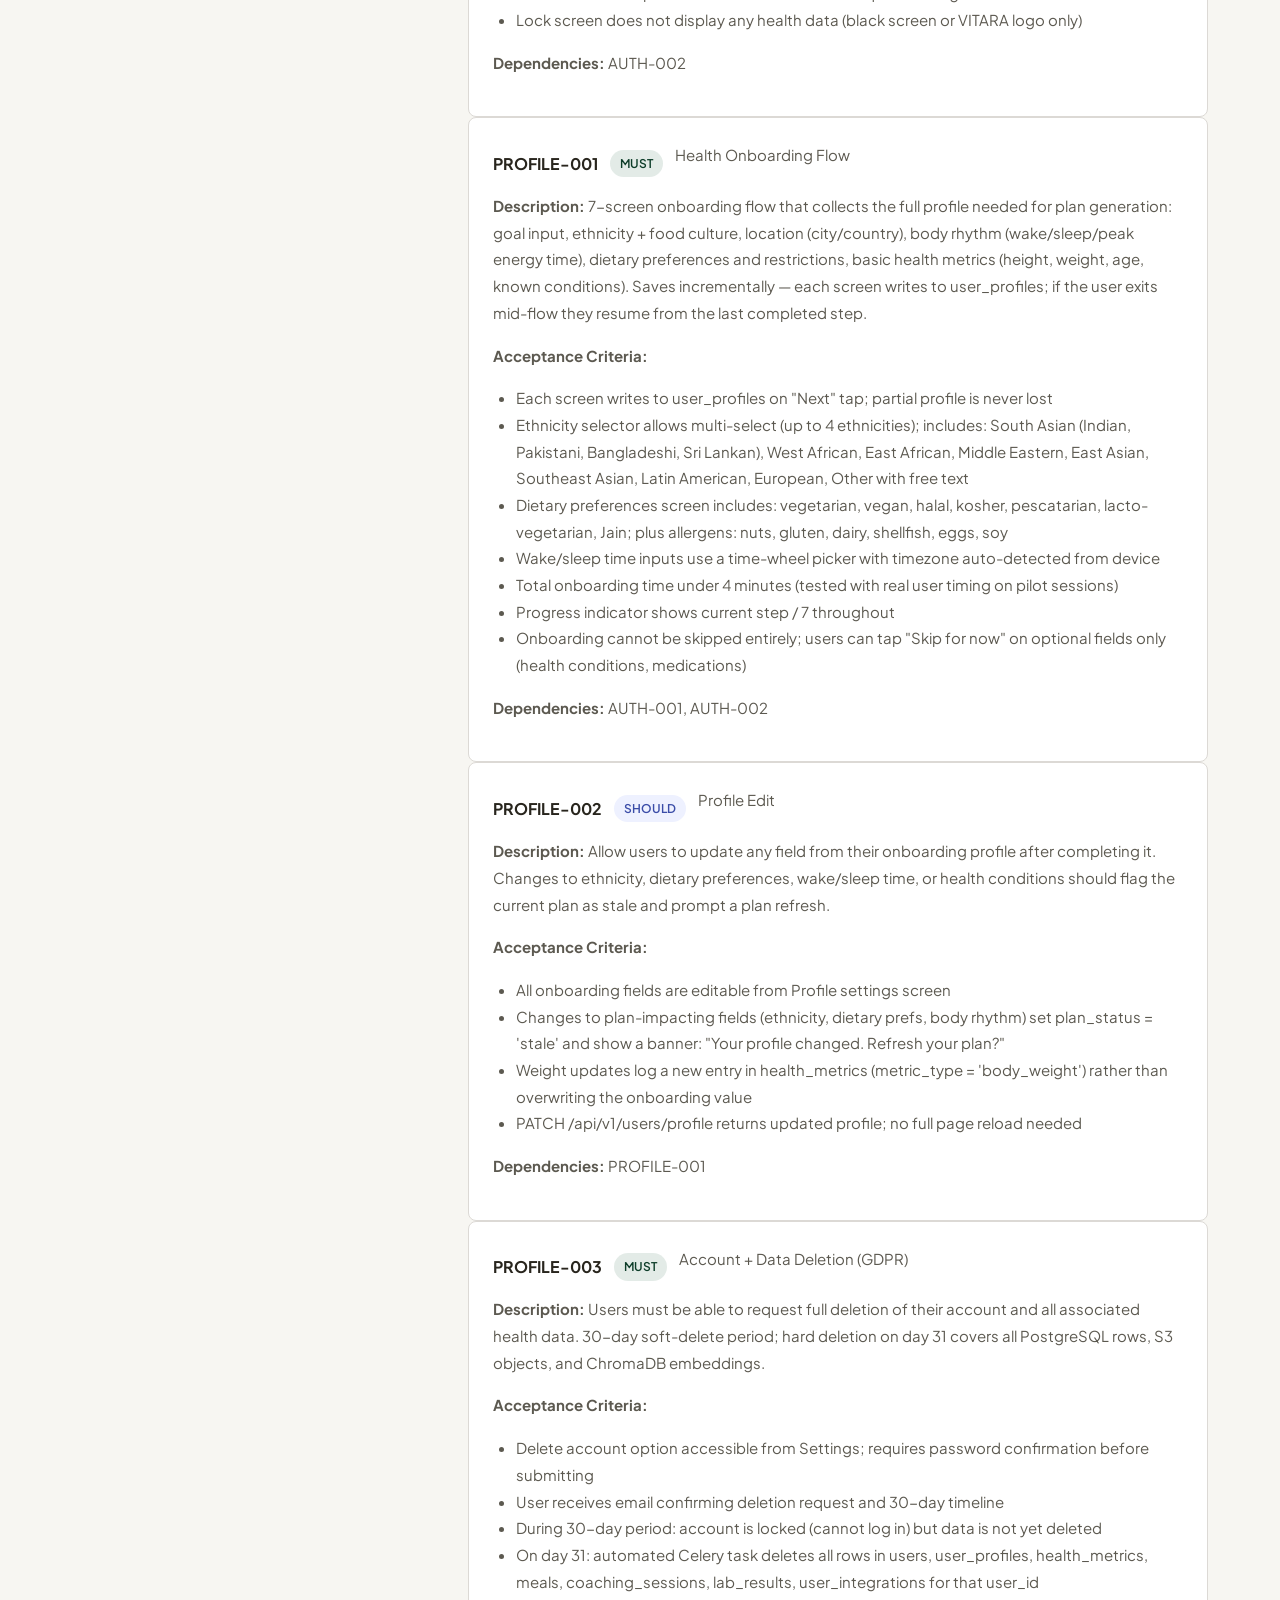
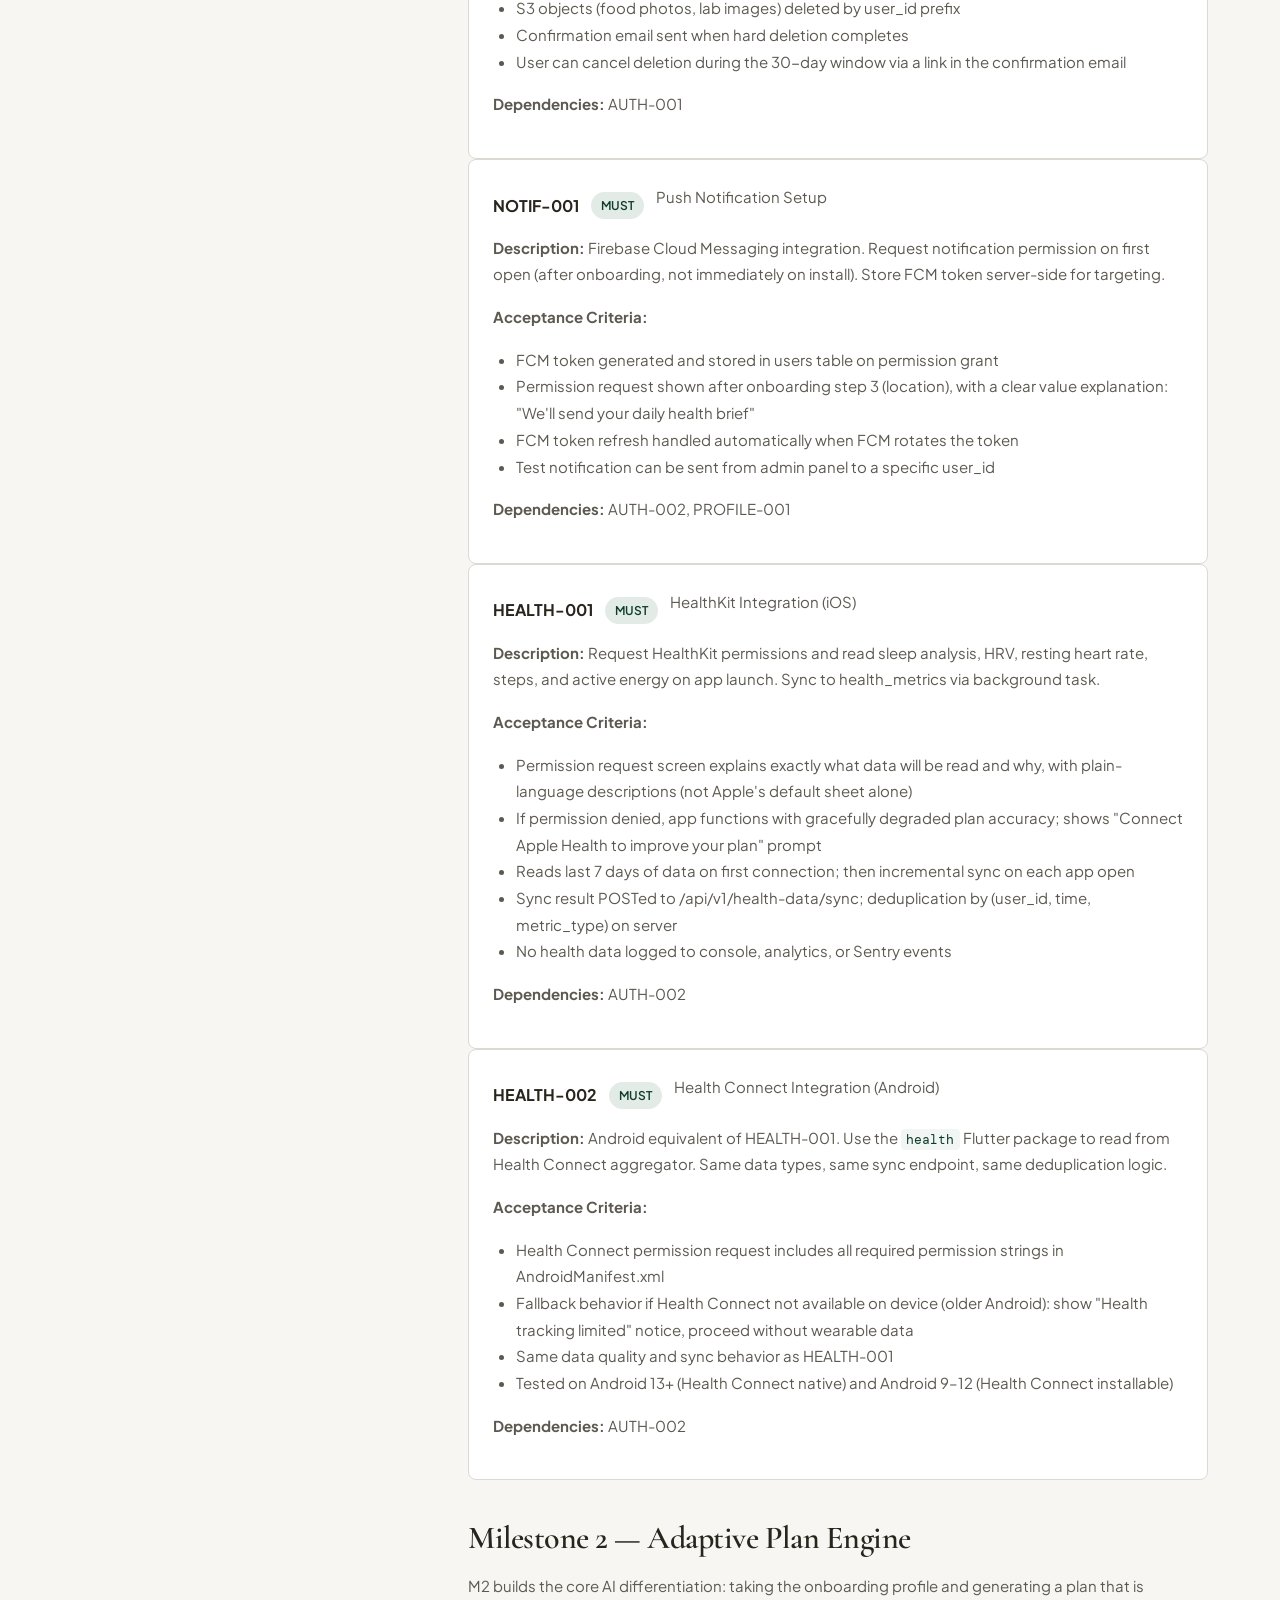
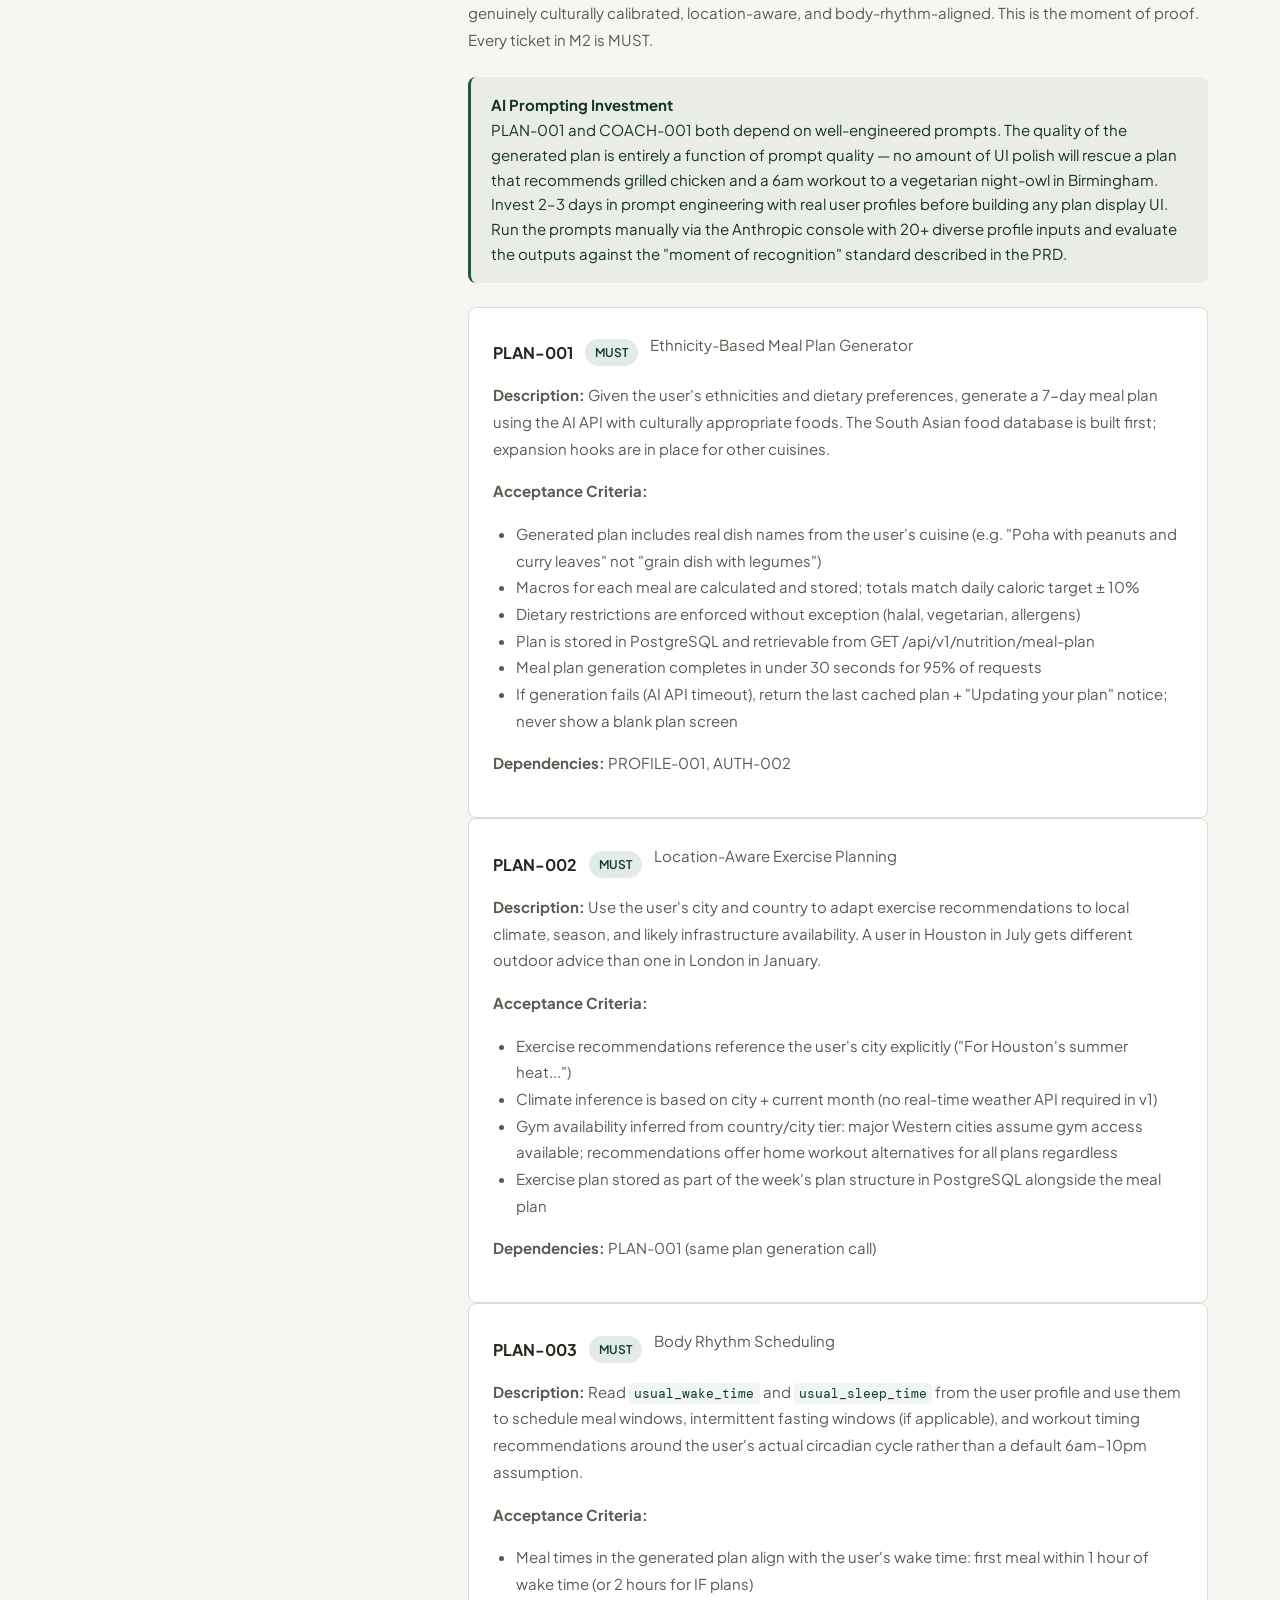
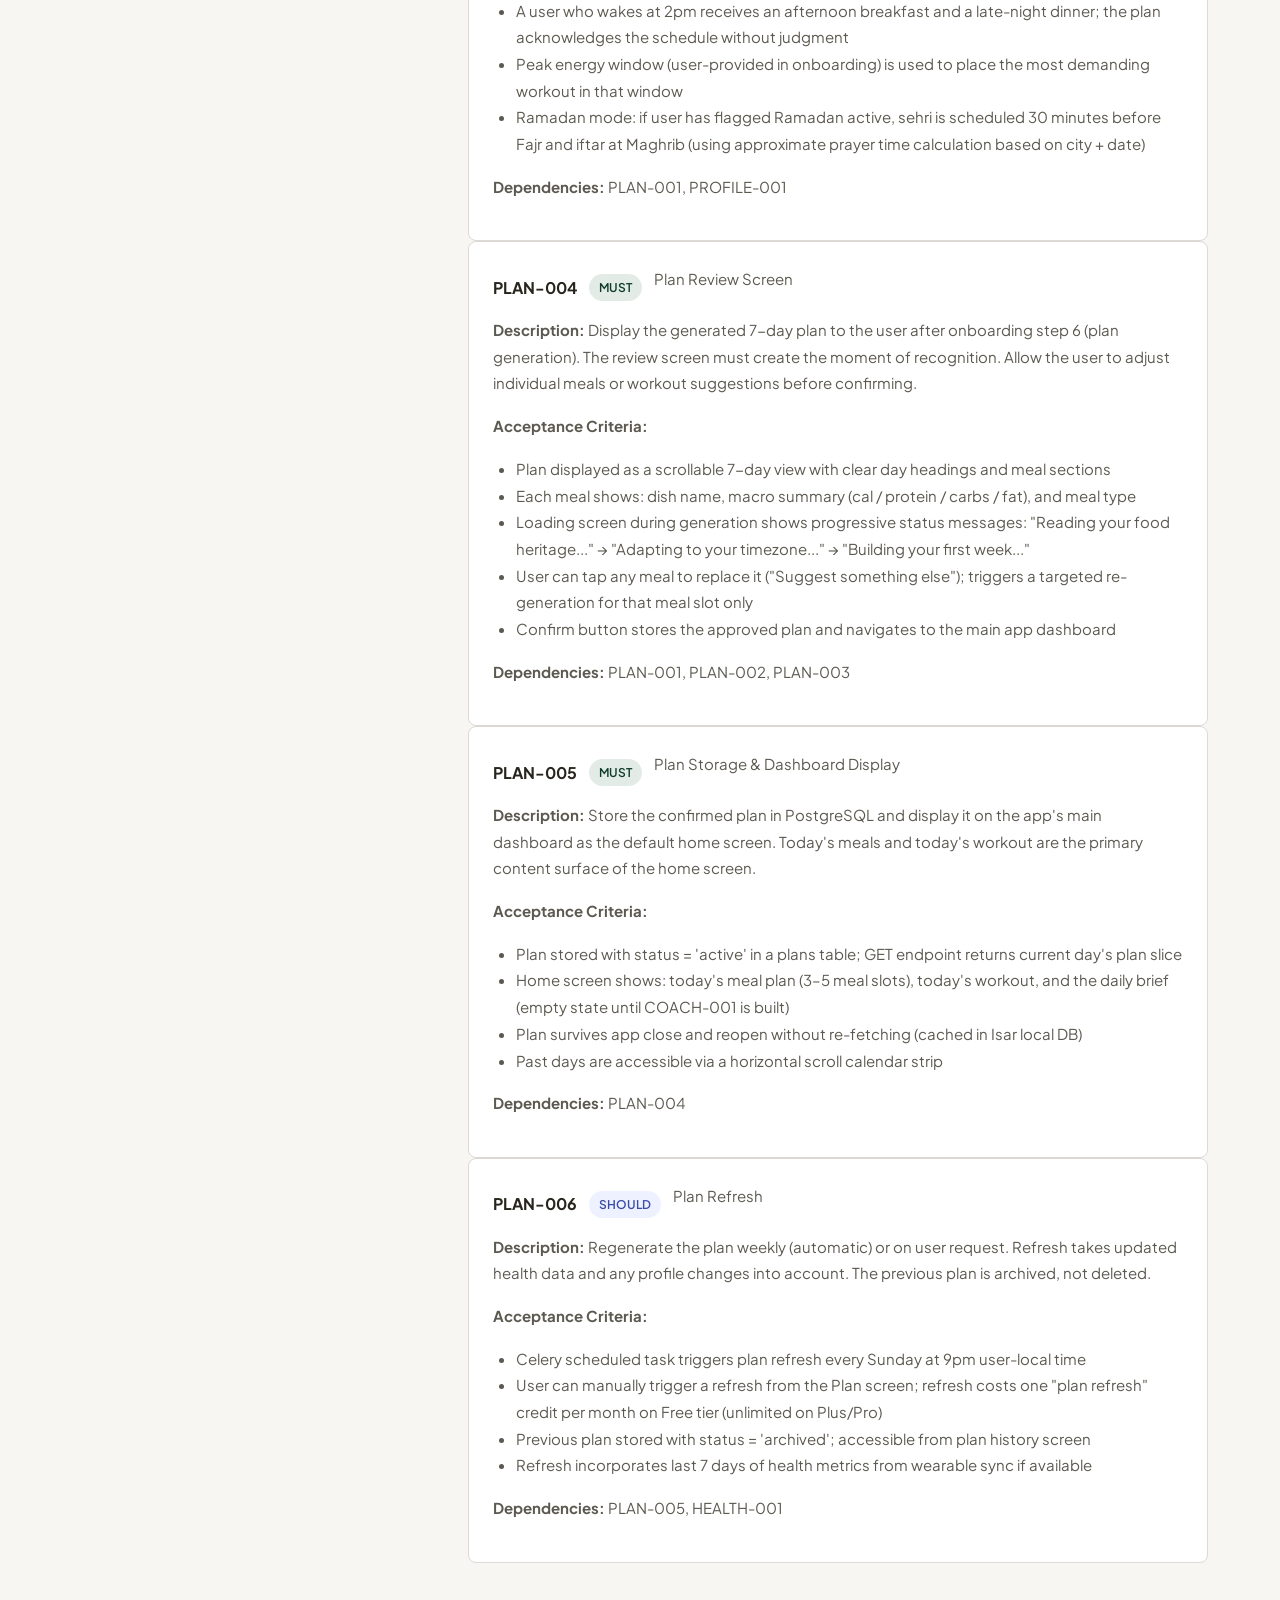
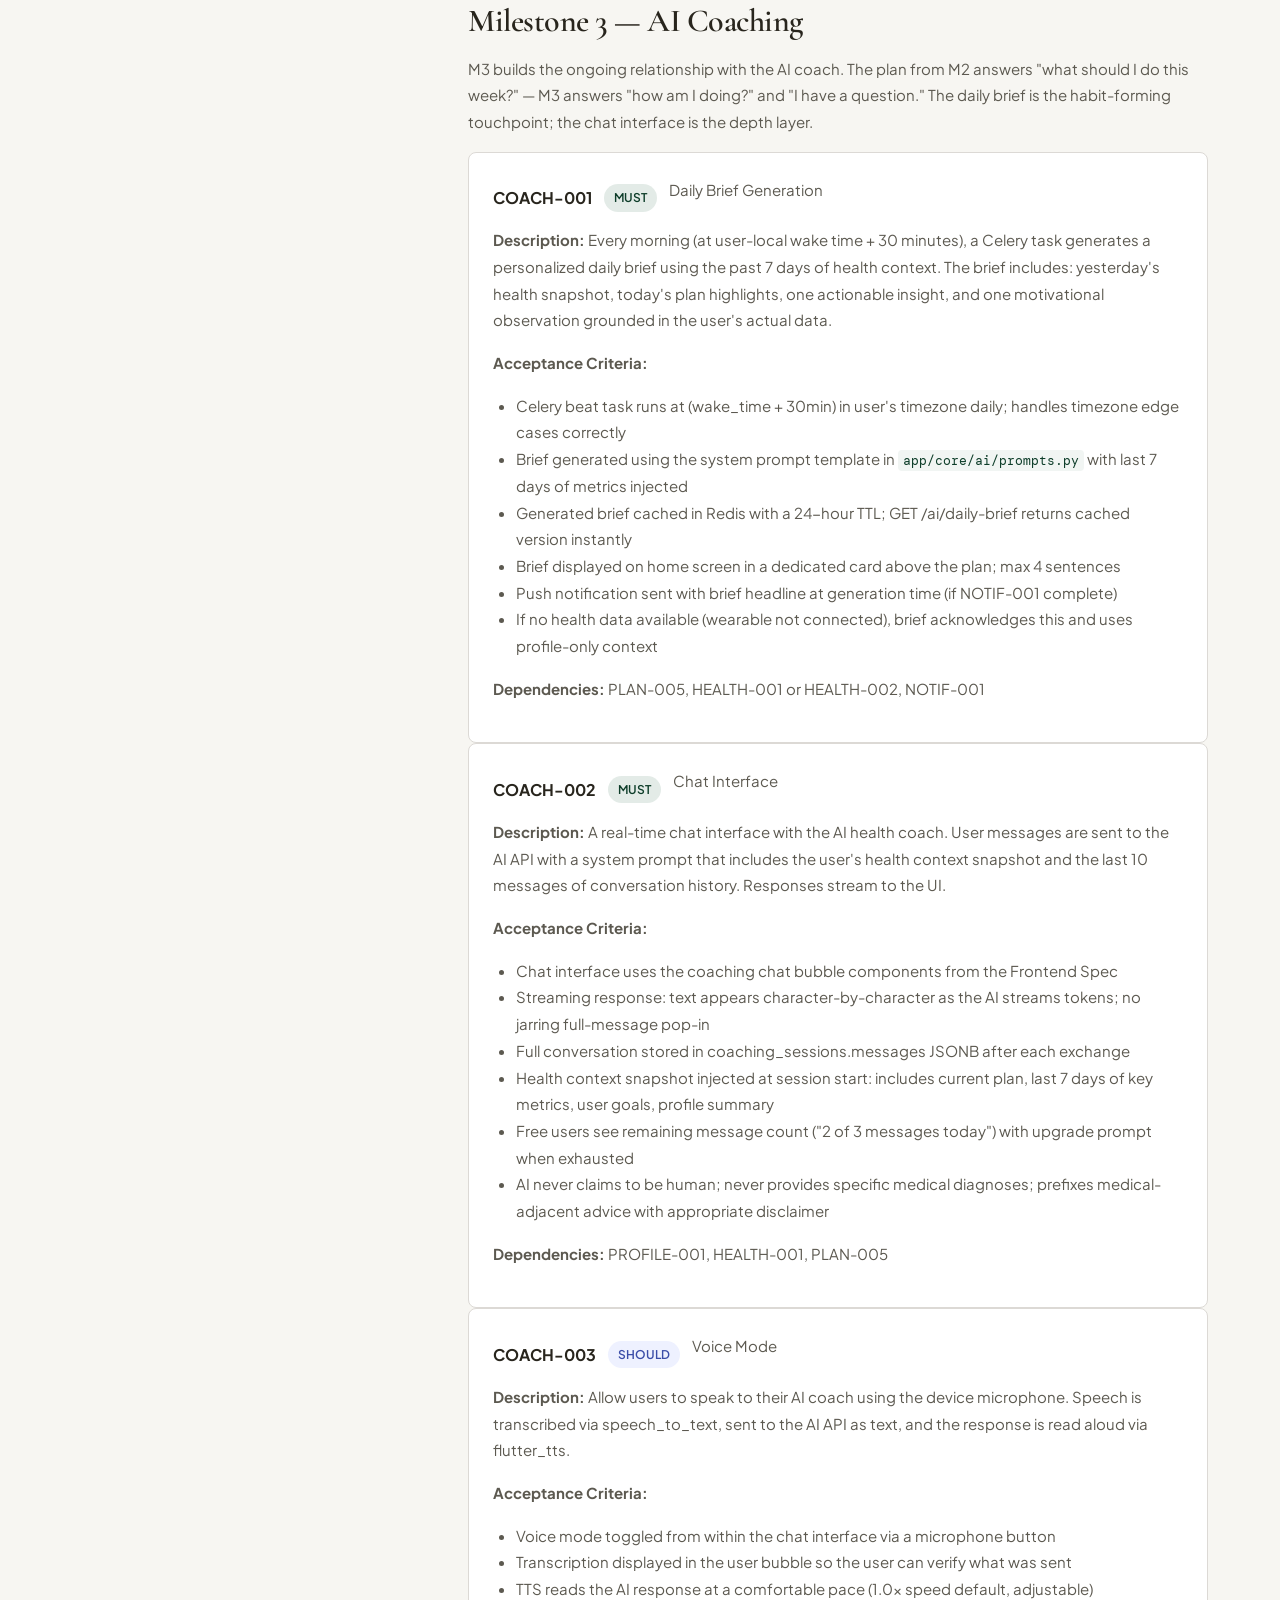
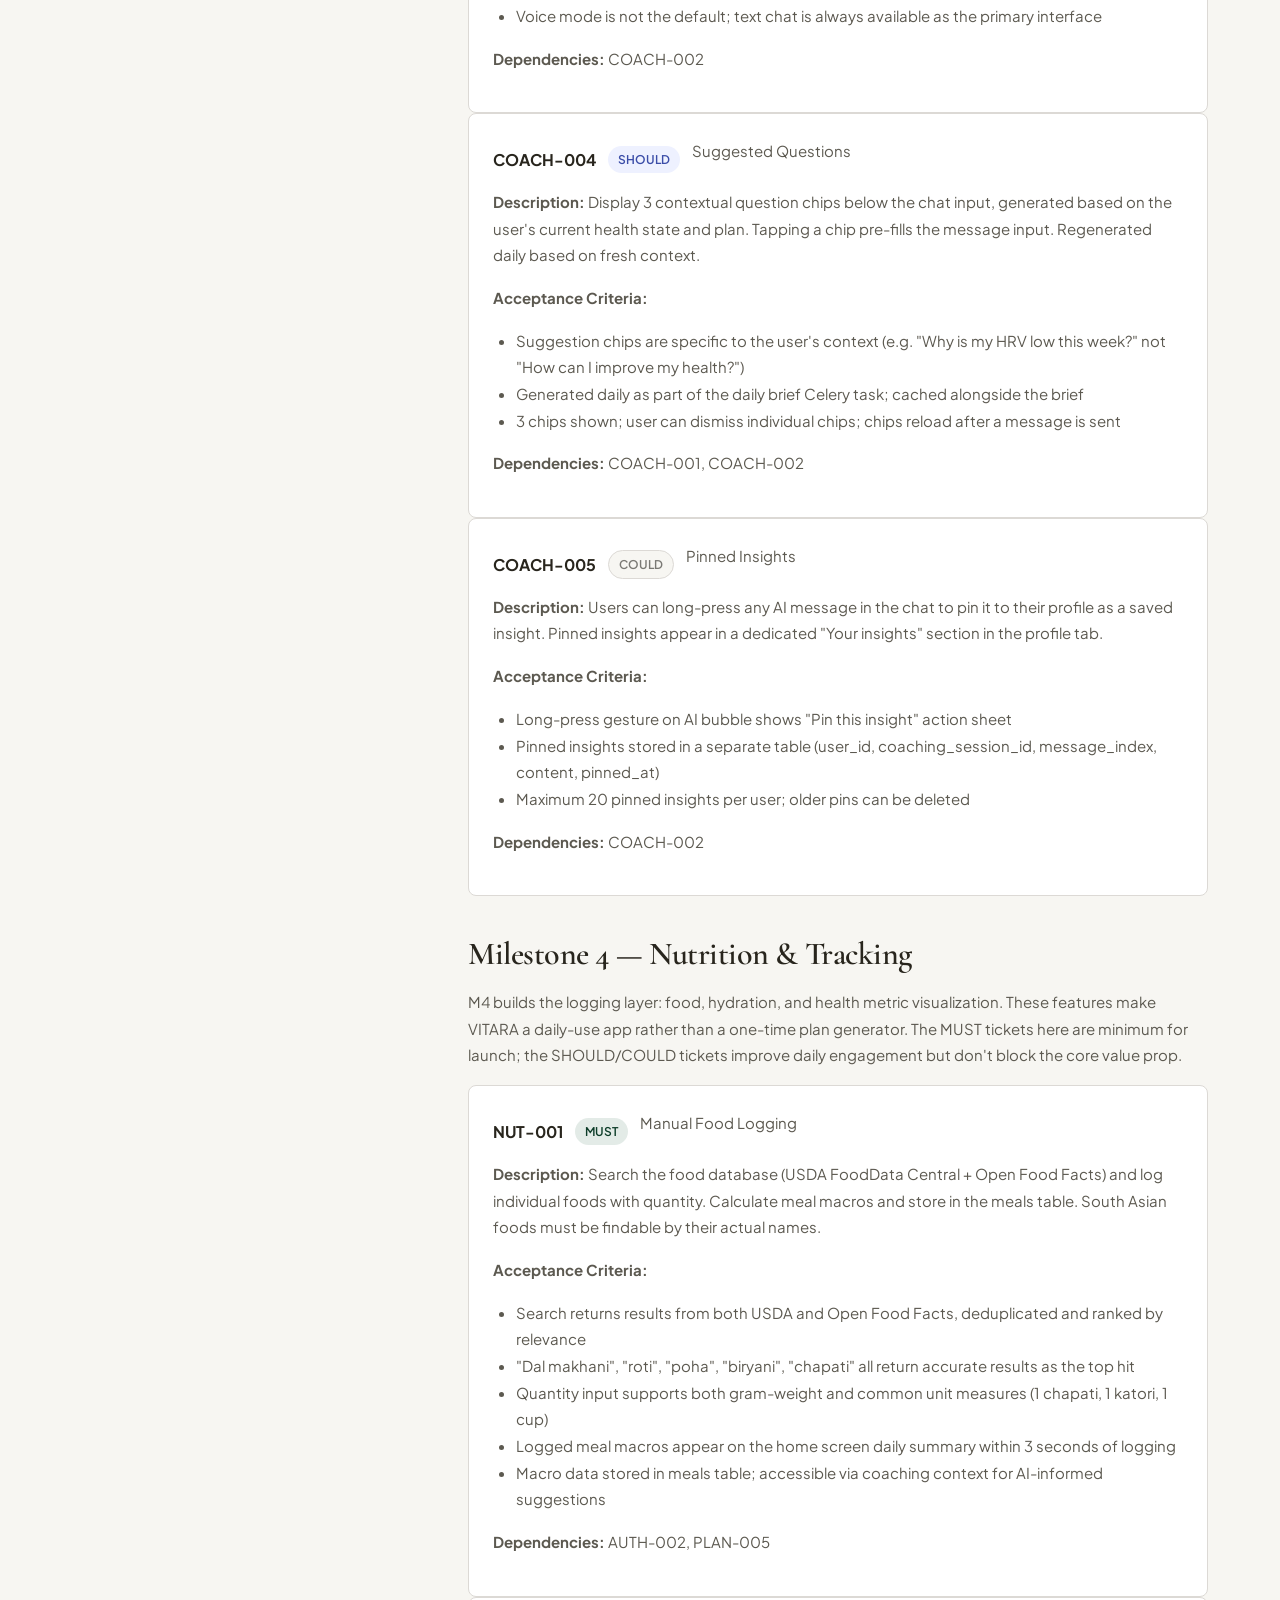
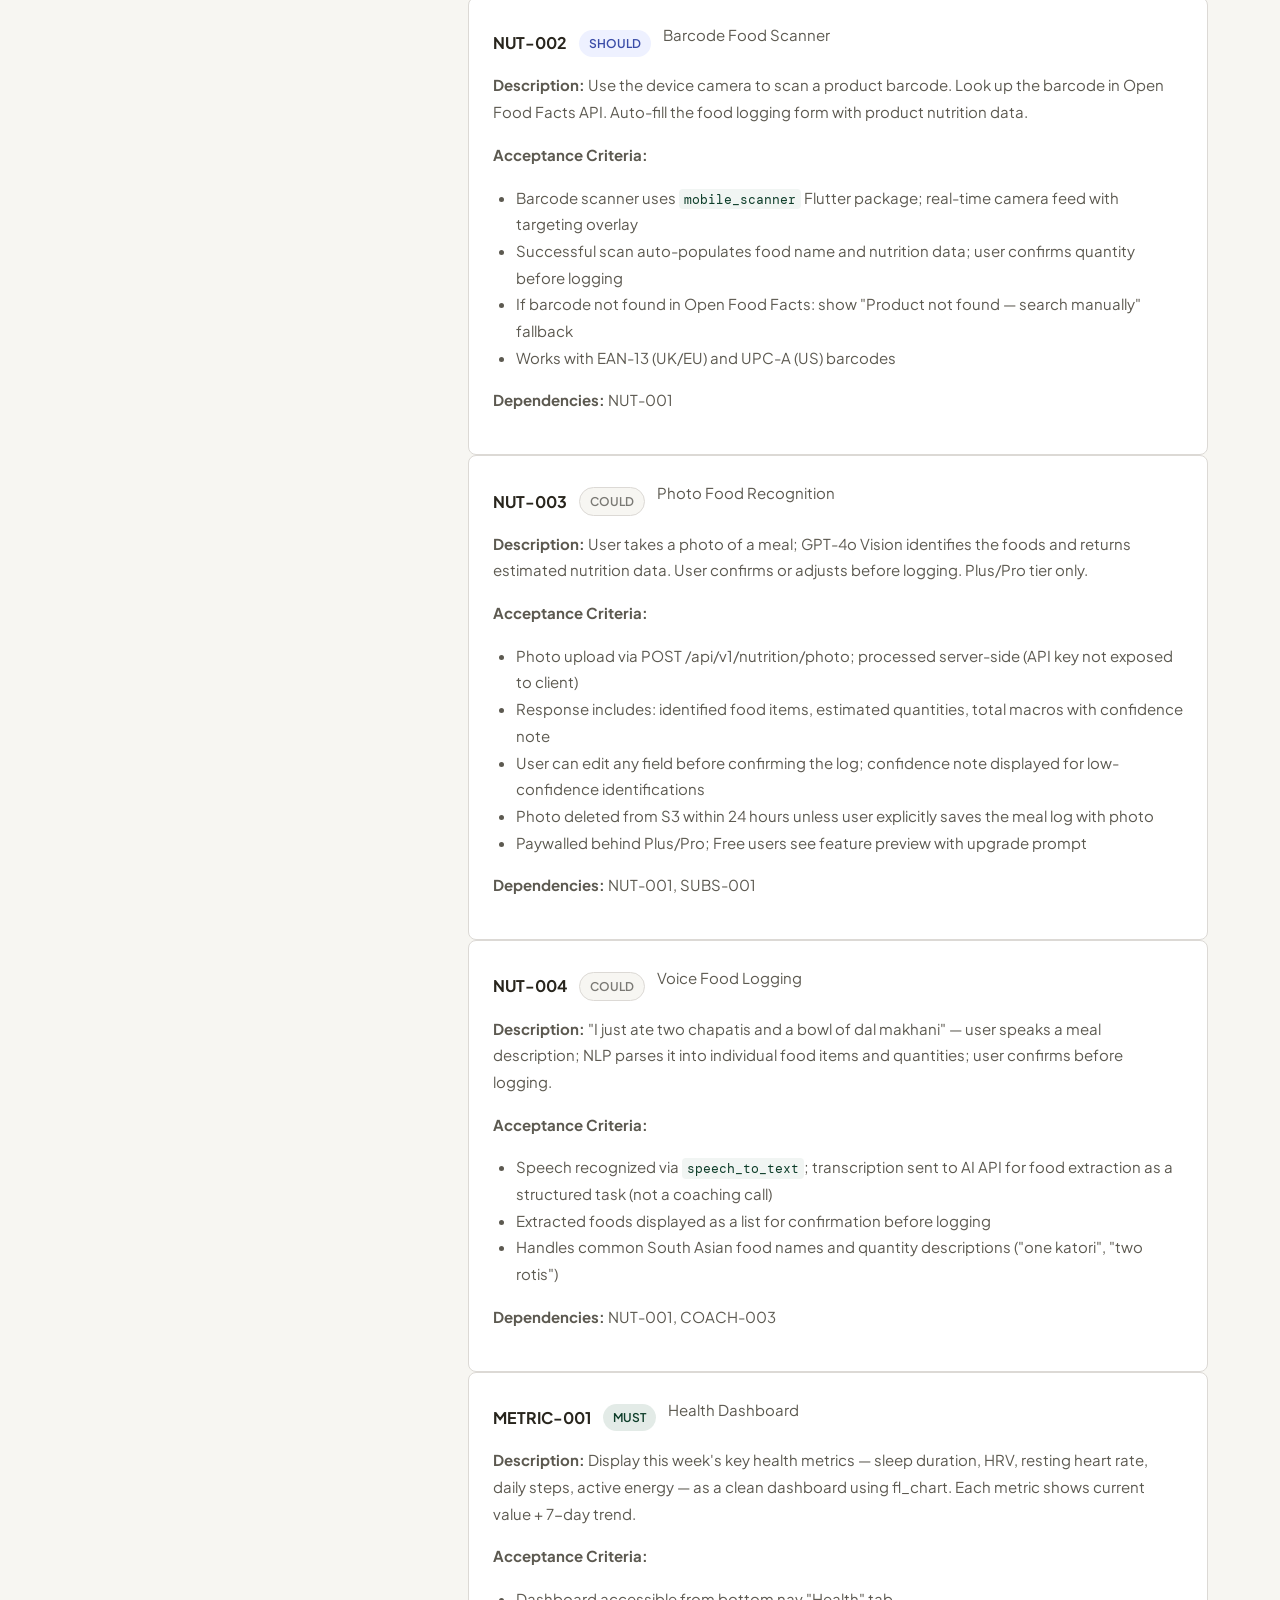
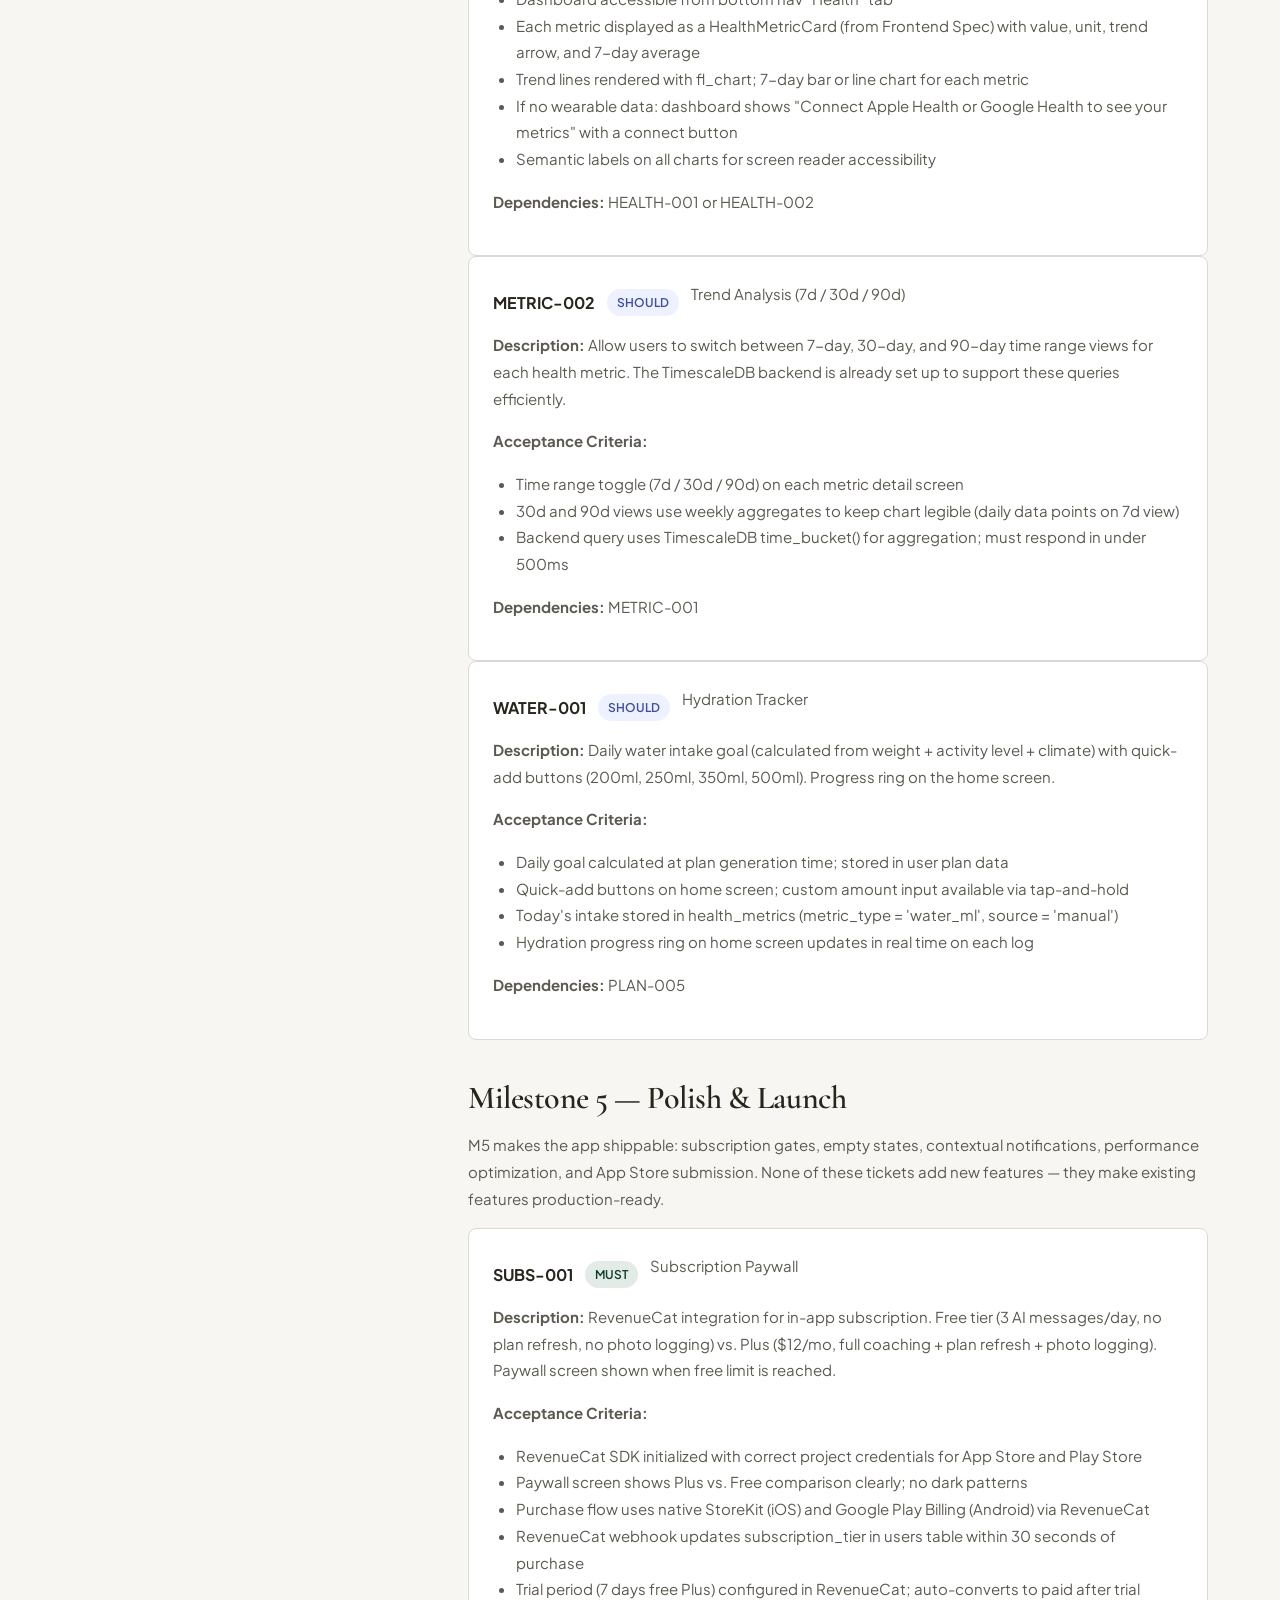
<file: docs/feature-tickets/index.html>
<!DOCTYPE html>
<html lang="en">
<head>
  <meta charset="UTF-8" />
  <meta name="viewport" content="width=device-width, initial-scale=1.0" />
  <title>Feature Ticket List — VITARA Docs</title>
  <meta name="description" content="VITARA feature tickets: all buildable work items from M1 Foundation through M5 Launch, with acceptance criteria, dependencies, and AI prompt templates." />
  <link rel="icon" type="image/svg+xml" href="data:image/svg+xml,<svg xmlns='http://www.w3.org/2000/svg' viewBox='0 0 100 100'><rect width='100' height='100' rx='14' fill='%231A5C3F'/><text x='50' y='76' font-family='Georgia,serif' font-size='66' font-weight='600' fill='white' text-anchor='middle'>V</text></svg>" />
  <link rel="preconnect" href="https://fonts.googleapis.com" />
  <link rel="preconnect" href="https://fonts.gstatic.com" crossorigin />
  <link rel="preconnect" href="https://api.fontshare.com" />
  <link href="https://api.fontshare.com/v2/css?f[]=satoshi@400,500&display=swap" rel="stylesheet" />
  <link href="https://fonts.googleapis.com/css2?family=Instrument+Serif:ital@0;1&family=DM+Mono:wght@400;500&family=Cormorant+Garamond:ital,wght@0,400;0,500;0,600;1,400;1,500&family=Plus+Jakarta+Sans:wght@400;500;600;700&display=swap" rel="stylesheet" />
  <link rel="stylesheet" href="../../assets/css/main.css" />
</head>
<body>

<header id="nav">
  <div class="container nav-inner">
    <a href="../../" class="logo">VITARA</a>
    <nav class="nav-links" aria-label="Site navigation">
      <a href="../../product/" class="nav-link">Product</a>
      <a href="../../how-it-works/" class="nav-link">How It Works</a>
      <a href="../../docs/" class="nav-link active">Docs</a>
      <a href="../../about/" class="nav-link">About</a>
    </nav>
    <button class="theme-toggle" id="theme-toggle" aria-label="Toggle dark mode">
      <svg class="icon-sun" width="16" height="16" viewBox="0 0 24 24" fill="none" stroke="currentColor" stroke-width="2" stroke-linecap="round" stroke-linejoin="round"><circle cx="12" cy="12" r="5"/><line x1="12" y1="1" x2="12" y2="3"/><line x1="12" y1="21" x2="12" y2="23"/><line x1="4.22" y1="4.22" x2="5.64" y2="5.64"/><line x1="18.36" y1="18.36" x2="19.78" y2="19.78"/><line x1="1" y1="12" x2="3" y2="12"/><line x1="21" y1="12" x2="23" y2="12"/><line x1="4.22" y1="19.78" x2="5.64" y2="18.36"/><line x1="18.36" y1="5.64" x2="19.78" y2="4.22"/></svg>
      <svg class="icon-moon" width="16" height="16" viewBox="0 0 24 24" fill="none" stroke="currentColor" stroke-width="2" stroke-linecap="round" stroke-linejoin="round"><path d="M21 12.79A9 9 0 1 1 11.21 3 7 7 0 0 0 21 12.79z"/></svg>
    </button>
    <button class="nav-toggle" id="nav-toggle" aria-label="Toggle navigation" aria-expanded="false">
      <span class="nav-toggle-bar"></span>
      <span class="nav-toggle-bar"></span>
    </button>
    <a href="../../#waitlist" class="btn btn-sm nav-desktop-cta">Join waitlist</a>
  </div>
</header>
<div id="nav-mobile" class="nav-mobile">
  <a href="../../product/">Product</a>
  <a href="../../how-it-works/">How It Works</a>
  <a href="../../docs/">Docs</a>
  <a href="../../about/">About</a>
  <a href="../../#waitlist" class="btn btn-sm">Join waitlist</a>
</div>

<main class="docs-main">
  <div class="docs-layout">
    <aside class="docs-sidebar">
      <p class="docs-sidebar-title">Documentation</p>
      <nav class="docs-nav" aria-label="Documentation">
        <a href="../" class="docs-nav-item">Overview</a>
        <a href="../prd/" class="docs-nav-item">Product Requirements</a>
        <a href="../technical-architecture/" class="docs-nav-item">Technical Architecture</a>
        <a href="../security-access/" class="docs-nav-item">Security &amp; Access</a>
        <a href="../frontend-spec/" class="docs-nav-item">Frontend Specification</a>
        <a href="../feature-tickets/" class="docs-nav-item active">Feature Tickets</a>
      </nav>
    </aside>

    <div class="docs-content">
      <nav class="breadcrumb" aria-label="Breadcrumb">
        <a href="../../" class="breadcrumb-item">Home</a>
        <span class="breadcrumb-sep">›</span>
        <a href="../" class="breadcrumb-item">Docs</a>
        <span class="breadcrumb-sep">›</span>
        <span class="breadcrumb-item active">Feature Tickets</span>
      </nav>

      <div class="docs-meta">
        <span class="badge badge-next">v0.1 · Customer Discovery Stage</span>
        <span>Last updated: June 2026</span>
        <span>Author: VITARA Engineering</span>
      </div>

      <h1 class="page-title">Feature Ticket List</h1>
      <p class="lead">This document translates the PRD into concrete, buildable work items organized into five milestones. Each ticket has an ID, priority, acceptance criteria, and dependencies. This is the starting point for sprint planning — not a frozen backlog. Tickets will be refined as discovery interviews produce sharper requirements.</p>

      <div class="toc">
        <p class="docs-sidebar-title">On this page</p>
        <ol>
          <li><a href="#ticket-format">Ticket Format</a></li>
          <li><a href="#roadmap-timeline">Roadmap Timeline</a></li>
          <li><a href="#m1">M1: Foundation</a></li>
          <li><a href="#m2">M2: Adaptive Plan Engine</a></li>
          <li><a href="#m3">M3: AI Coaching</a></li>
          <li><a href="#m4">M4: Nutrition &amp; Tracking</a></li>
          <li><a href="#m5">M5: Polish &amp; Launch</a></li>
          <li><a href="#priority-summary">Priority Summary</a></li>
          <li><a href="#prompt-templates">AI Prompt Templates</a></li>
        </ol>
      </div>

      <!-- TICKET FORMAT -->
      <h2 class="section-title" id="ticket-format">Ticket Format</h2>
      <p class="body-text">Each ticket contains the following fields:</p>
      <table class="comparison-table">
        <thead>
          <tr><th>Field</th><th>Description</th></tr>
        </thead>
        <tbody>
          <tr><td><strong>ID</strong></td><td>Stable identifier: MODULE-NNN (e.g. AUTH-001, PLAN-003). Never reused even if the ticket is deleted.</td></tr>
          <tr><td><strong>Priority</strong></td><td>MUST (required for MVP), SHOULD (strong preference for v1), COULD (nice-to-have in v1, acceptable to defer to v1.1)</td></tr>
          <tr><td><strong>Feature Name</strong></td><td>Short human-readable name, used in PR titles and sprint board cards</td></tr>
          <tr><td><strong>Description</strong></td><td>What this ticket builds and why it matters</td></tr>
          <tr><td><strong>Acceptance Criteria</strong></td><td>Bulleted list of verifiable conditions that must all be true for the ticket to be considered done</td></tr>
          <tr><td><strong>Dependencies</strong></td><td>Other ticket IDs that must be complete before this one can be started or completed</td></tr>
        </tbody>
      </table>

      <div class="callout callout-warning">
        <strong>Discovery Phase</strong><br />
        MUST-priority tickets across M1 (Foundation), M2 (Adaptive Plan Engine), and M3 (basic coaching) define the MVP. Everything in M4 and M5 that is marked SHOULD or COULD is explicitly post-validation scope — build it only after the first 50–100 users have confirmed the core personalization hypothesis. Do not let roadmap excitement pull M4/M5 COULD tickets into the MVP sprint.
      </div>

      <!-- ROADMAP TIMELINE SVG -->
      <h2 class="section-title" id="roadmap-timeline">Roadmap Timeline</h2>

      <svg viewBox="0 0 860 110" xmlns="http://www.w3.org/2000/svg" role="img" aria-label="VITARA development milestones: M1 Foundation through M5 Launch" style="width:100%;height:auto;display:block;margin:16px 0 28px;">
        <!-- Timeline line -->
        <line x1="80" y1="44" x2="780" y2="44" stroke="#E3E2DC" stroke-width="3"/>
        <!-- Active segment M1→M2 -->
        <line x1="80" y1="44" x2="250" y2="44" stroke="#1A5C3F" stroke-width="3"/>

        <!-- M1 circle (active) -->
        <circle cx="80" cy="44" r="16" fill="#1A5C3F"/>
        <text x="80" y="49" font-family="Plus Jakarta Sans, sans-serif" font-size="10" font-weight="700" fill="white" text-anchor="middle">M1</text>
        <text x="80" y="70" font-family="Plus Jakarta Sans, sans-serif" font-size="8.5" font-weight="600" fill="#1A5C3F" text-anchor="middle">Foundation</text>
        <text x="80" y="82" font-family="Plus Jakarta Sans, sans-serif" font-size="8" fill="#8C8C88" text-anchor="middle">Auth + Profiles</text>
        <text x="80" y="94" font-family="Plus Jakarta Sans, sans-serif" font-size="7.5" fill="#8C8C88" text-anchor="middle">Weeks 1–4</text>

        <!-- M2 circle (next) -->
        <circle cx="250" cy="44" r="16" fill="#1A5C3F"/>
        <text x="250" y="49" font-family="Plus Jakarta Sans, sans-serif" font-size="10" font-weight="700" fill="white" text-anchor="middle">M2</text>
        <text x="250" y="70" font-family="Plus Jakarta Sans, sans-serif" font-size="8.5" font-weight="600" fill="#1A5C3F" text-anchor="middle">Plan Engine</text>
        <text x="250" y="82" font-family="Plus Jakarta Sans, sans-serif" font-size="8" fill="#8C8C88" text-anchor="middle">Adaptive Plans</text>
        <text x="250" y="94" font-family="Plus Jakarta Sans, sans-serif" font-size="7.5" fill="#8C8C88" text-anchor="middle">Weeks 5–8</text>

        <!-- M3 circle (future) -->
        <circle cx="430" cy="44" r="16" fill="white" stroke="#8C8C88" stroke-width="2"/>
        <text x="430" y="49" font-family="Plus Jakarta Sans, sans-serif" font-size="10" font-weight="700" fill="#8C8C88" text-anchor="middle">M3</text>
        <text x="430" y="70" font-family="Plus Jakarta Sans, sans-serif" font-size="8.5" font-weight="600" fill="#8C8C88" text-anchor="middle">AI Coaching</text>
        <text x="430" y="82" font-family="Plus Jakarta Sans, sans-serif" font-size="8" fill="#8C8C88" text-anchor="middle">Chat + Briefs</text>
        <text x="430" y="94" font-family="Plus Jakarta Sans, sans-serif" font-size="7.5" fill="#8C8C88" text-anchor="middle">Weeks 9–12</text>

        <!-- M4 circle (future) -->
        <circle cx="610" cy="44" r="16" fill="white" stroke="#8C8C88" stroke-width="2"/>
        <text x="610" y="49" font-family="Plus Jakarta Sans, sans-serif" font-size="10" font-weight="700" fill="#8C8C88" text-anchor="middle">M4</text>
        <text x="610" y="70" font-family="Plus Jakarta Sans, sans-serif" font-size="8.5" font-weight="600" fill="#8C8C88" text-anchor="middle">Nutrition</text>
        <text x="610" y="82" font-family="Plus Jakarta Sans, sans-serif" font-size="8" fill="#8C8C88" text-anchor="middle">Tracking + Logging</text>
        <text x="610" y="94" font-family="Plus Jakarta Sans, sans-serif" font-size="7.5" fill="#8C8C88" text-anchor="middle">Weeks 13–16</text>

        <!-- M5 circle (future) -->
        <circle cx="780" cy="44" r="16" fill="white" stroke="#8C8C88" stroke-width="2"/>
        <text x="780" y="49" font-family="Plus Jakarta Sans, sans-serif" font-size="10" font-weight="700" fill="#8C8C88" text-anchor="middle">M5</text>
        <text x="780" y="70" font-family="Plus Jakarta Sans, sans-serif" font-size="8.5" font-weight="600" fill="#8C8C88" text-anchor="middle">Polish + Launch</text>
        <text x="780" y="82" font-family="Plus Jakarta Sans, sans-serif" font-size="8" fill="#8C8C88" text-anchor="middle">App Store Submit</text>
        <text x="780" y="94" font-family="Plus Jakarta Sans, sans-serif" font-size="7.5" fill="#8C8C88" text-anchor="middle">Weeks 17–20</text>
      </svg>

      <!-- M1 FOUNDATION -->
      <h2 class="section-title" id="m1">Milestone 1 — Foundation</h2>
      <p class="body-text">M1 builds the account and health profile infrastructure that every other milestone depends on. No AI, no plans, no tracking — just solid auth, a complete profile model, and wearable data access from day one (even if the data isn't used until M2).</p>

      <div class="card">
        <div style="display:flex;align-items:center;gap:12px;margin-bottom:8px;">
          <strong>AUTH-001</strong>
          <span class="badge badge-active">MUST</span>
          <span class="body-text">User Registration</span>
        </div>
        <p class="body-text"><strong>Description:</strong> Create an account with email and password. Send email verification. Store in <code>users</code> table with <code>is_verified=false</code>. Block access to all non-auth routes until verified.</p>
        <p class="body-text"><strong>Acceptance Criteria:</strong></p>
        <ul class="body-text">
          <li>POST /api/v1/auth/register accepts email + password; returns 201 with user_id</li>
          <li>Password is bcrypt-hashed before storage; plaintext never logged</li>
          <li>Verification email delivered within 60 seconds; link expires after 24 hours</li>
          <li>Duplicate email returns 409 Conflict (not a 500)</li>
          <li>All auth routes return JSON errors with consistent shape: {code, message}</li>
          <li>Registration form on mobile validates email format + password strength (min 8 chars, 1 number) before API call</li>
        </ul>
        <p class="body-text"><strong>Dependencies:</strong> None (first ticket)</p>
      </div>

      <div class="card">
        <div style="display:flex;align-items:center;gap:12px;margin-bottom:8px;">
          <strong>AUTH-002</strong>
          <span class="badge badge-active">MUST</span>
          <span class="body-text">User Login + JWT</span>
        </div>
        <p class="body-text"><strong>Description:</strong> Validate credentials and issue a 15-minute access token + 30-day refresh token. Refresh token stored in flutter_secure_storage. Implement automatic silent refresh on 401.</p>
        <p class="body-text"><strong>Acceptance Criteria:</strong></p>
        <ul class="body-text">
          <li>Successful login returns {access_token, refresh_token, expires_in: 900}</li>
          <li>Access token payload contains: user_id, subscription_tier, iat, exp</li>
          <li>Refresh token stored in flutter_secure_storage (not SharedPreferences) — verified with unit test</li>
          <li>Expired access token triggers silent refresh without user intervention; request is retried automatically</li>
          <li>5 consecutive failed logins lock the account for 30 minutes; user receives alert email</li>
          <li>POST /auth/logout invalidates refresh token in Redis; subsequent refresh attempts return 401</li>
        </ul>
        <p class="body-text"><strong>Dependencies:</strong> AUTH-001</p>
      </div>

      <div class="card">
        <div style="display:flex;align-items:center;gap:12px;margin-bottom:8px;">
          <strong>AUTH-003</strong>
          <span class="badge badge-next">SHOULD</span>
          <span class="body-text">Biometric App Lock</span>
        </div>
        <p class="body-text"><strong>Description:</strong> After the app is backgrounded for more than 5 minutes, require Face ID or fingerprint (or a 6-digit PIN as fallback) before showing any health data. Does not re-issue tokens — gates access to the stored refresh token.</p>
        <p class="body-text"><strong>Acceptance Criteria:</strong></p>
        <ul class="body-text">
          <li>App detects background/foreground transitions and starts a 5-minute lock timer</li>
          <li>Biometric prompt uses <code>local_auth</code> package; graceful fallback to PIN if biometric unavailable</li>
          <li>5 failed PIN attempts clears stored tokens and requires full login</li>
          <li>Lock screen does not display any health data (black screen or VITARA logo only)</li>
        </ul>
        <p class="body-text"><strong>Dependencies:</strong> AUTH-002</p>
      </div>

      <div class="card">
        <div style="display:flex;align-items:center;gap:12px;margin-bottom:8px;">
          <strong>PROFILE-001</strong>
          <span class="badge badge-active">MUST</span>
          <span class="body-text">Health Onboarding Flow</span>
        </div>
        <p class="body-text"><strong>Description:</strong> 7-screen onboarding flow that collects the full profile needed for plan generation: goal input, ethnicity + food culture, location (city/country), body rhythm (wake/sleep/peak energy time), dietary preferences and restrictions, basic health metrics (height, weight, age, known conditions). Saves incrementally — each screen writes to user_profiles; if the user exits mid-flow they resume from the last completed step.</p>
        <p class="body-text"><strong>Acceptance Criteria:</strong></p>
        <ul class="body-text">
          <li>Each screen writes to user_profiles on "Next" tap; partial profile is never lost</li>
          <li>Ethnicity selector allows multi-select (up to 4 ethnicities); includes: South Asian (Indian, Pakistani, Bangladeshi, Sri Lankan), West African, East African, Middle Eastern, East Asian, Southeast Asian, Latin American, European, Other with free text</li>
          <li>Dietary preferences screen includes: vegetarian, vegan, halal, kosher, pescatarian, lacto-vegetarian, Jain; plus allergens: nuts, gluten, dairy, shellfish, eggs, soy</li>
          <li>Wake/sleep time inputs use a time-wheel picker with timezone auto-detected from device</li>
          <li>Total onboarding time under 4 minutes (tested with real user timing on pilot sessions)</li>
          <li>Progress indicator shows current step / 7 throughout</li>
          <li>Onboarding cannot be skipped entirely; users can tap "Skip for now" on optional fields only (health conditions, medications)</li>
        </ul>
        <p class="body-text"><strong>Dependencies:</strong> AUTH-001, AUTH-002</p>
      </div>

      <div class="card">
        <div style="display:flex;align-items:center;gap:12px;margin-bottom:8px;">
          <strong>PROFILE-002</strong>
          <span class="badge badge-next">SHOULD</span>
          <span class="body-text">Profile Edit</span>
        </div>
        <p class="body-text"><strong>Description:</strong> Allow users to update any field from their onboarding profile after completing it. Changes to ethnicity, dietary preferences, wake/sleep time, or health conditions should flag the current plan as stale and prompt a plan refresh.</p>
        <p class="body-text"><strong>Acceptance Criteria:</strong></p>
        <ul class="body-text">
          <li>All onboarding fields are editable from Profile settings screen</li>
          <li>Changes to plan-impacting fields (ethnicity, dietary prefs, body rhythm) set plan_status = 'stale' and show a banner: "Your profile changed. Refresh your plan?"</li>
          <li>Weight updates log a new entry in health_metrics (metric_type = 'body_weight') rather than overwriting the onboarding value</li>
          <li>PATCH /api/v1/users/profile returns updated profile; no full page reload needed</li>
        </ul>
        <p class="body-text"><strong>Dependencies:</strong> PROFILE-001</p>
      </div>

      <div class="card">
        <div style="display:flex;align-items:center;gap:12px;margin-bottom:8px;">
          <strong>PROFILE-003</strong>
          <span class="badge badge-active">MUST</span>
          <span class="body-text">Account + Data Deletion (GDPR)</span>
        </div>
        <p class="body-text"><strong>Description:</strong> Users must be able to request full deletion of their account and all associated health data. 30-day soft-delete period; hard deletion on day 31 covers all PostgreSQL rows, S3 objects, and ChromaDB embeddings.</p>
        <p class="body-text"><strong>Acceptance Criteria:</strong></p>
        <ul class="body-text">
          <li>Delete account option accessible from Settings; requires password confirmation before submitting</li>
          <li>User receives email confirming deletion request and 30-day timeline</li>
          <li>During 30-day period: account is locked (cannot log in) but data is not yet deleted</li>
          <li>On day 31: automated Celery task deletes all rows in users, user_profiles, health_metrics, meals, coaching_sessions, lab_results, user_integrations for that user_id</li>
          <li>S3 objects (food photos, lab images) deleted by user_id prefix</li>
          <li>Confirmation email sent when hard deletion completes</li>
          <li>User can cancel deletion during the 30-day window via a link in the confirmation email</li>
        </ul>
        <p class="body-text"><strong>Dependencies:</strong> AUTH-001</p>
      </div>

      <div class="card">
        <div style="display:flex;align-items:center;gap:12px;margin-bottom:8px;">
          <strong>NOTIF-001</strong>
          <span class="badge badge-active">MUST</span>
          <span class="body-text">Push Notification Setup</span>
        </div>
        <p class="body-text"><strong>Description:</strong> Firebase Cloud Messaging integration. Request notification permission on first open (after onboarding, not immediately on install). Store FCM token server-side for targeting.</p>
        <p class="body-text"><strong>Acceptance Criteria:</strong></p>
        <ul class="body-text">
          <li>FCM token generated and stored in users table on permission grant</li>
          <li>Permission request shown after onboarding step 3 (location), with a clear value explanation: "We'll send your daily health brief"</li>
          <li>FCM token refresh handled automatically when FCM rotates the token</li>
          <li>Test notification can be sent from admin panel to a specific user_id</li>
        </ul>
        <p class="body-text"><strong>Dependencies:</strong> AUTH-002, PROFILE-001</p>
      </div>

      <div class="card">
        <div style="display:flex;align-items:center;gap:12px;margin-bottom:8px;">
          <strong>HEALTH-001</strong>
          <span class="badge badge-active">MUST</span>
          <span class="body-text">HealthKit Integration (iOS)</span>
        </div>
        <p class="body-text"><strong>Description:</strong> Request HealthKit permissions and read sleep analysis, HRV, resting heart rate, steps, and active energy on app launch. Sync to health_metrics via background task.</p>
        <p class="body-text"><strong>Acceptance Criteria:</strong></p>
        <ul class="body-text">
          <li>Permission request screen explains exactly what data will be read and why, with plain-language descriptions (not Apple's default sheet alone)</li>
          <li>If permission denied, app functions with gracefully degraded plan accuracy; shows "Connect Apple Health to improve your plan" prompt</li>
          <li>Reads last 7 days of data on first connection; then incremental sync on each app open</li>
          <li>Sync result POSTed to /api/v1/health-data/sync; deduplication by (user_id, time, metric_type) on server</li>
          <li>No health data logged to console, analytics, or Sentry events</li>
        </ul>
        <p class="body-text"><strong>Dependencies:</strong> AUTH-002</p>
      </div>

      <div class="card">
        <div style="display:flex;align-items:center;gap:12px;margin-bottom:8px;">
          <strong>HEALTH-002</strong>
          <span class="badge badge-active">MUST</span>
          <span class="body-text">Health Connect Integration (Android)</span>
        </div>
        <p class="body-text"><strong>Description:</strong> Android equivalent of HEALTH-001. Use the <code>health</code> Flutter package to read from Health Connect aggregator. Same data types, same sync endpoint, same deduplication logic.</p>
        <p class="body-text"><strong>Acceptance Criteria:</strong></p>
        <ul class="body-text">
          <li>Health Connect permission request includes all required permission strings in AndroidManifest.xml</li>
          <li>Fallback behavior if Health Connect not available on device (older Android): show "Health tracking limited" notice, proceed without wearable data</li>
          <li>Same data quality and sync behavior as HEALTH-001</li>
          <li>Tested on Android 13+ (Health Connect native) and Android 9–12 (Health Connect installable)</li>
        </ul>
        <p class="body-text"><strong>Dependencies:</strong> AUTH-002</p>
      </div>

      <!-- M2 PLAN ENGINE -->
      <h2 class="section-title" id="m2">Milestone 2 — Adaptive Plan Engine</h2>
      <p class="body-text">M2 builds the core AI differentiation: taking the onboarding profile and generating a plan that is genuinely culturally calibrated, location-aware, and body-rhythm-aligned. This is the moment of proof. Every ticket in M2 is MUST.</p>

      <div class="callout callout-tip">
        <strong>AI Prompting Investment</strong><br />
        PLAN-001 and COACH-001 both depend on well-engineered prompts. The quality of the generated plan is entirely a function of prompt quality — no amount of UI polish will rescue a plan that recommends grilled chicken and a 6am workout to a vegetarian night-owl in Birmingham. Invest 2–3 days in prompt engineering with real user profiles before building any plan display UI. Run the prompts manually via the Anthropic console with 20+ diverse profile inputs and evaluate the outputs against the "moment of recognition" standard described in the PRD.
      </div>

      <div class="card">
        <div style="display:flex;align-items:center;gap:12px;margin-bottom:8px;">
          <strong>PLAN-001</strong>
          <span class="badge badge-active">MUST</span>
          <span class="body-text">Ethnicity-Based Meal Plan Generator</span>
        </div>
        <p class="body-text"><strong>Description:</strong> Given the user's ethnicities and dietary preferences, generate a 7-day meal plan using the AI API with culturally appropriate foods. The South Asian food database is built first; expansion hooks are in place for other cuisines.</p>
        <p class="body-text"><strong>Acceptance Criteria:</strong></p>
        <ul class="body-text">
          <li>Generated plan includes real dish names from the user's cuisine (e.g. "Poha with peanuts and curry leaves" not "grain dish with legumes")</li>
          <li>Macros for each meal are calculated and stored; totals match daily caloric target ± 10%</li>
          <li>Dietary restrictions are enforced without exception (halal, vegetarian, allergens)</li>
          <li>Plan is stored in PostgreSQL and retrievable from GET /api/v1/nutrition/meal-plan</li>
          <li>Meal plan generation completes in under 30 seconds for 95% of requests</li>
          <li>If generation fails (AI API timeout), return the last cached plan + "Updating your plan" notice; never show a blank plan screen</li>
        </ul>
        <p class="body-text"><strong>Dependencies:</strong> PROFILE-001, AUTH-002</p>
      </div>

      <div class="card">
        <div style="display:flex;align-items:center;gap:12px;margin-bottom:8px;">
          <strong>PLAN-002</strong>
          <span class="badge badge-active">MUST</span>
          <span class="body-text">Location-Aware Exercise Planning</span>
        </div>
        <p class="body-text"><strong>Description:</strong> Use the user's city and country to adapt exercise recommendations to local climate, season, and likely infrastructure availability. A user in Houston in July gets different outdoor advice than one in London in January.</p>
        <p class="body-text"><strong>Acceptance Criteria:</strong></p>
        <ul class="body-text">
          <li>Exercise recommendations reference the user's city explicitly ("For Houston's summer heat...")</li>
          <li>Climate inference is based on city + current month (no real-time weather API required in v1)</li>
          <li>Gym availability inferred from country/city tier: major Western cities assume gym access available; recommendations offer home workout alternatives for all plans regardless</li>
          <li>Exercise plan stored as part of the week's plan structure in PostgreSQL alongside the meal plan</li>
        </ul>
        <p class="body-text"><strong>Dependencies:</strong> PLAN-001 (same plan generation call)</p>
      </div>

      <div class="card">
        <div style="display:flex;align-items:center;gap:12px;margin-bottom:8px;">
          <strong>PLAN-003</strong>
          <span class="badge badge-active">MUST</span>
          <span class="body-text">Body Rhythm Scheduling</span>
        </div>
        <p class="body-text"><strong>Description:</strong> Read <code>usual_wake_time</code> and <code>usual_sleep_time</code> from the user profile and use them to schedule meal windows, intermittent fasting windows (if applicable), and workout timing recommendations around the user's actual circadian cycle rather than a default 6am–10pm assumption.</p>
        <p class="body-text"><strong>Acceptance Criteria:</strong></p>
        <ul class="body-text">
          <li>Meal times in the generated plan align with the user's wake time: first meal within 1 hour of wake time (or 2 hours for IF plans)</li>
          <li>A user who wakes at 2pm receives an afternoon breakfast and a late-night dinner; the plan acknowledges the schedule without judgment</li>
          <li>Peak energy window (user-provided in onboarding) is used to place the most demanding workout in that window</li>
          <li>Ramadan mode: if user has flagged Ramadan active, sehri is scheduled 30 minutes before Fajr and iftar at Maghrib (using approximate prayer time calculation based on city + date)</li>
        </ul>
        <p class="body-text"><strong>Dependencies:</strong> PLAN-001, PROFILE-001</p>
      </div>

      <div class="card">
        <div style="display:flex;align-items:center;gap:12px;margin-bottom:8px;">
          <strong>PLAN-004</strong>
          <span class="badge badge-active">MUST</span>
          <span class="body-text">Plan Review Screen</span>
        </div>
        <p class="body-text"><strong>Description:</strong> Display the generated 7-day plan to the user after onboarding step 6 (plan generation). The review screen must create the moment of recognition. Allow the user to adjust individual meals or workout suggestions before confirming.</p>
        <p class="body-text"><strong>Acceptance Criteria:</strong></p>
        <ul class="body-text">
          <li>Plan displayed as a scrollable 7-day view with clear day headings and meal sections</li>
          <li>Each meal shows: dish name, macro summary (cal / protein / carbs / fat), and meal type</li>
          <li>Loading screen during generation shows progressive status messages: "Reading your food heritage..." → "Adapting to your timezone..." → "Building your first week..."</li>
          <li>User can tap any meal to replace it ("Suggest something else"); triggers a targeted re-generation for that meal slot only</li>
          <li>Confirm button stores the approved plan and navigates to the main app dashboard</li>
        </ul>
        <p class="body-text"><strong>Dependencies:</strong> PLAN-001, PLAN-002, PLAN-003</p>
      </div>

      <div class="card">
        <div style="display:flex;align-items:center;gap:12px;margin-bottom:8px;">
          <strong>PLAN-005</strong>
          <span class="badge badge-active">MUST</span>
          <span class="body-text">Plan Storage &amp; Dashboard Display</span>
        </div>
        <p class="body-text"><strong>Description:</strong> Store the confirmed plan in PostgreSQL and display it on the app's main dashboard as the default home screen. Today's meals and today's workout are the primary content surface of the home screen.</p>
        <p class="body-text"><strong>Acceptance Criteria:</strong></p>
        <ul class="body-text">
          <li>Plan stored with status = 'active' in a plans table; GET endpoint returns current day's plan slice</li>
          <li>Home screen shows: today's meal plan (3–5 meal slots), today's workout, and the daily brief (empty state until COACH-001 is built)</li>
          <li>Plan survives app close and reopen without re-fetching (cached in Isar local DB)</li>
          <li>Past days are accessible via a horizontal scroll calendar strip</li>
        </ul>
        <p class="body-text"><strong>Dependencies:</strong> PLAN-004</p>
      </div>

      <div class="card">
        <div style="display:flex;align-items:center;gap:12px;margin-bottom:8px;">
          <strong>PLAN-006</strong>
          <span class="badge badge-next">SHOULD</span>
          <span class="body-text">Plan Refresh</span>
        </div>
        <p class="body-text"><strong>Description:</strong> Regenerate the plan weekly (automatic) or on user request. Refresh takes updated health data and any profile changes into account. The previous plan is archived, not deleted.</p>
        <p class="body-text"><strong>Acceptance Criteria:</strong></p>
        <ul class="body-text">
          <li>Celery scheduled task triggers plan refresh every Sunday at 9pm user-local time</li>
          <li>User can manually trigger a refresh from the Plan screen; refresh costs one "plan refresh" credit per month on Free tier (unlimited on Plus/Pro)</li>
          <li>Previous plan stored with status = 'archived'; accessible from plan history screen</li>
          <li>Refresh incorporates last 7 days of health metrics from wearable sync if available</li>
        </ul>
        <p class="body-text"><strong>Dependencies:</strong> PLAN-005, HEALTH-001</p>
      </div>

      <!-- M3 AI COACHING -->
      <h2 class="section-title" id="m3">Milestone 3 — AI Coaching</h2>
      <p class="body-text">M3 builds the ongoing relationship with the AI coach. The plan from M2 answers "what should I do this week?" — M3 answers "how am I doing?" and "I have a question." The daily brief is the habit-forming touchpoint; the chat interface is the depth layer.</p>

      <div class="card">
        <div style="display:flex;align-items:center;gap:12px;margin-bottom:8px;">
          <strong>COACH-001</strong>
          <span class="badge badge-active">MUST</span>
          <span class="body-text">Daily Brief Generation</span>
        </div>
        <p class="body-text"><strong>Description:</strong> Every morning (at user-local wake time + 30 minutes), a Celery task generates a personalized daily brief using the past 7 days of health context. The brief includes: yesterday's health snapshot, today's plan highlights, one actionable insight, and one motivational observation grounded in the user's actual data.</p>
        <p class="body-text"><strong>Acceptance Criteria:</strong></p>
        <ul class="body-text">
          <li>Celery beat task runs at (wake_time + 30min) in user's timezone daily; handles timezone edge cases correctly</li>
          <li>Brief generated using the system prompt template in <code>app/core/ai/prompts.py</code> with last 7 days of metrics injected</li>
          <li>Generated brief cached in Redis with a 24-hour TTL; GET /ai/daily-brief returns cached version instantly</li>
          <li>Brief displayed on home screen in a dedicated card above the plan; max 4 sentences</li>
          <li>Push notification sent with brief headline at generation time (if NOTIF-001 complete)</li>
          <li>If no health data available (wearable not connected), brief acknowledges this and uses profile-only context</li>
        </ul>
        <p class="body-text"><strong>Dependencies:</strong> PLAN-005, HEALTH-001 or HEALTH-002, NOTIF-001</p>
      </div>

      <div class="card">
        <div style="display:flex;align-items:center;gap:12px;margin-bottom:8px;">
          <strong>COACH-002</strong>
          <span class="badge badge-active">MUST</span>
          <span class="body-text">Chat Interface</span>
        </div>
        <p class="body-text"><strong>Description:</strong> A real-time chat interface with the AI health coach. User messages are sent to the AI API with a system prompt that includes the user's health context snapshot and the last 10 messages of conversation history. Responses stream to the UI.</p>
        <p class="body-text"><strong>Acceptance Criteria:</strong></p>
        <ul class="body-text">
          <li>Chat interface uses the coaching chat bubble components from the Frontend Spec</li>
          <li>Streaming response: text appears character-by-character as the AI streams tokens; no jarring full-message pop-in</li>
          <li>Full conversation stored in coaching_sessions.messages JSONB after each exchange</li>
          <li>Health context snapshot injected at session start: includes current plan, last 7 days of key metrics, user goals, profile summary</li>
          <li>Free users see remaining message count ("2 of 3 messages today") with upgrade prompt when exhausted</li>
          <li>AI never claims to be human; never provides specific medical diagnoses; prefixes medical-adjacent advice with appropriate disclaimer</li>
        </ul>
        <p class="body-text"><strong>Dependencies:</strong> PROFILE-001, HEALTH-001, PLAN-005</p>
      </div>

      <div class="card">
        <div style="display:flex;align-items:center;gap:12px;margin-bottom:8px;">
          <strong>COACH-003</strong>
          <span class="badge badge-next">SHOULD</span>
          <span class="body-text">Voice Mode</span>
        </div>
        <p class="body-text"><strong>Description:</strong> Allow users to speak to their AI coach using the device microphone. Speech is transcribed via speech_to_text, sent to the AI API as text, and the response is read aloud via flutter_tts.</p>
        <p class="body-text"><strong>Acceptance Criteria:</strong></p>
        <ul class="body-text">
          <li>Voice mode toggled from within the chat interface via a microphone button</li>
          <li>Transcription displayed in the user bubble so the user can verify what was sent</li>
          <li>TTS reads the AI response at a comfortable pace (1.0x speed default, adjustable)</li>
          <li>Voice mode is not the default; text chat is always available as the primary interface</li>
        </ul>
        <p class="body-text"><strong>Dependencies:</strong> COACH-002</p>
      </div>

      <div class="card">
        <div style="display:flex;align-items:center;gap:12px;margin-bottom:8px;">
          <strong>COACH-004</strong>
          <span class="badge badge-next">SHOULD</span>
          <span class="body-text">Suggested Questions</span>
        </div>
        <p class="body-text"><strong>Description:</strong> Display 3 contextual question chips below the chat input, generated based on the user's current health state and plan. Tapping a chip pre-fills the message input. Regenerated daily based on fresh context.</p>
        <p class="body-text"><strong>Acceptance Criteria:</strong></p>
        <ul class="body-text">
          <li>Suggestion chips are specific to the user's context (e.g. "Why is my HRV low this week?" not "How can I improve my health?")</li>
          <li>Generated daily as part of the daily brief Celery task; cached alongside the brief</li>
          <li>3 chips shown; user can dismiss individual chips; chips reload after a message is sent</li>
        </ul>
        <p class="body-text"><strong>Dependencies:</strong> COACH-001, COACH-002</p>
      </div>

      <div class="card">
        <div style="display:flex;align-items:center;gap:12px;margin-bottom:8px;">
          <strong>COACH-005</strong>
          <span class="badge badge-future">COULD</span>
          <span class="body-text">Pinned Insights</span>
        </div>
        <p class="body-text"><strong>Description:</strong> Users can long-press any AI message in the chat to pin it to their profile as a saved insight. Pinned insights appear in a dedicated "Your insights" section in the profile tab.</p>
        <p class="body-text"><strong>Acceptance Criteria:</strong></p>
        <ul class="body-text">
          <li>Long-press gesture on AI bubble shows "Pin this insight" action sheet</li>
          <li>Pinned insights stored in a separate table (user_id, coaching_session_id, message_index, content, pinned_at)</li>
          <li>Maximum 20 pinned insights per user; older pins can be deleted</li>
        </ul>
        <p class="body-text"><strong>Dependencies:</strong> COACH-002</p>
      </div>

      <!-- M4 NUTRITION & TRACKING -->
      <h2 class="section-title" id="m4">Milestone 4 — Nutrition &amp; Tracking</h2>
      <p class="body-text">M4 builds the logging layer: food, hydration, and health metric visualization. These features make VITARA a daily-use app rather than a one-time plan generator. The MUST tickets here are minimum for launch; the SHOULD/COULD tickets improve daily engagement but don't block the core value prop.</p>

      <div class="card">
        <div style="display:flex;align-items:center;gap:12px;margin-bottom:8px;">
          <strong>NUT-001</strong>
          <span class="badge badge-active">MUST</span>
          <span class="body-text">Manual Food Logging</span>
        </div>
        <p class="body-text"><strong>Description:</strong> Search the food database (USDA FoodData Central + Open Food Facts) and log individual foods with quantity. Calculate meal macros and store in the meals table. South Asian foods must be findable by their actual names.</p>
        <p class="body-text"><strong>Acceptance Criteria:</strong></p>
        <ul class="body-text">
          <li>Search returns results from both USDA and Open Food Facts, deduplicated and ranked by relevance</li>
          <li>"Dal makhani", "roti", "poha", "biryani", "chapati" all return accurate results as the top hit</li>
          <li>Quantity input supports both gram-weight and common unit measures (1 chapati, 1 katori, 1 cup)</li>
          <li>Logged meal macros appear on the home screen daily summary within 3 seconds of logging</li>
          <li>Macro data stored in meals table; accessible via coaching context for AI-informed suggestions</li>
        </ul>
        <p class="body-text"><strong>Dependencies:</strong> AUTH-002, PLAN-005</p>
      </div>

      <div class="card">
        <div style="display:flex;align-items:center;gap:12px;margin-bottom:8px;">
          <strong>NUT-002</strong>
          <span class="badge badge-next">SHOULD</span>
          <span class="body-text">Barcode Food Scanner</span>
        </div>
        <p class="body-text"><strong>Description:</strong> Use the device camera to scan a product barcode. Look up the barcode in Open Food Facts API. Auto-fill the food logging form with product nutrition data.</p>
        <p class="body-text"><strong>Acceptance Criteria:</strong></p>
        <ul class="body-text">
          <li>Barcode scanner uses <code>mobile_scanner</code> Flutter package; real-time camera feed with targeting overlay</li>
          <li>Successful scan auto-populates food name and nutrition data; user confirms quantity before logging</li>
          <li>If barcode not found in Open Food Facts: show "Product not found — search manually" fallback</li>
          <li>Works with EAN-13 (UK/EU) and UPC-A (US) barcodes</li>
        </ul>
        <p class="body-text"><strong>Dependencies:</strong> NUT-001</p>
      </div>

      <div class="card">
        <div style="display:flex;align-items:center;gap:12px;margin-bottom:8px;">
          <strong>NUT-003</strong>
          <span class="badge badge-future">COULD</span>
          <span class="body-text">Photo Food Recognition</span>
        </div>
        <p class="body-text"><strong>Description:</strong> User takes a photo of a meal; GPT-4o Vision identifies the foods and returns estimated nutrition data. User confirms or adjusts before logging. Plus/Pro tier only.</p>
        <p class="body-text"><strong>Acceptance Criteria:</strong></p>
        <ul class="body-text">
          <li>Photo upload via POST /api/v1/nutrition/photo; processed server-side (API key not exposed to client)</li>
          <li>Response includes: identified food items, estimated quantities, total macros with confidence note</li>
          <li>User can edit any field before confirming the log; confidence note displayed for low-confidence identifications</li>
          <li>Photo deleted from S3 within 24 hours unless user explicitly saves the meal log with photo</li>
          <li>Paywalled behind Plus/Pro; Free users see feature preview with upgrade prompt</li>
        </ul>
        <p class="body-text"><strong>Dependencies:</strong> NUT-001, SUBS-001</p>
      </div>

      <div class="card">
        <div style="display:flex;align-items:center;gap:12px;margin-bottom:8px;">
          <strong>NUT-004</strong>
          <span class="badge badge-future">COULD</span>
          <span class="body-text">Voice Food Logging</span>
        </div>
        <p class="body-text"><strong>Description:</strong> "I just ate two chapatis and a bowl of dal makhani" — user speaks a meal description; NLP parses it into individual food items and quantities; user confirms before logging.</p>
        <p class="body-text"><strong>Acceptance Criteria:</strong></p>
        <ul class="body-text">
          <li>Speech recognized via <code>speech_to_text</code>; transcription sent to AI API for food extraction as a structured task (not a coaching call)</li>
          <li>Extracted foods displayed as a list for confirmation before logging</li>
          <li>Handles common South Asian food names and quantity descriptions ("one katori", "two rotis")</li>
        </ul>
        <p class="body-text"><strong>Dependencies:</strong> NUT-001, COACH-003</p>
      </div>

      <div class="card">
        <div style="display:flex;align-items:center;gap:12px;margin-bottom:8px;">
          <strong>METRIC-001</strong>
          <span class="badge badge-active">MUST</span>
          <span class="body-text">Health Dashboard</span>
        </div>
        <p class="body-text"><strong>Description:</strong> Display this week's key health metrics — sleep duration, HRV, resting heart rate, daily steps, active energy — as a clean dashboard using fl_chart. Each metric shows current value + 7-day trend.</p>
        <p class="body-text"><strong>Acceptance Criteria:</strong></p>
        <ul class="body-text">
          <li>Dashboard accessible from bottom nav "Health" tab</li>
          <li>Each metric displayed as a HealthMetricCard (from Frontend Spec) with value, unit, trend arrow, and 7-day average</li>
          <li>Trend lines rendered with fl_chart; 7-day bar or line chart for each metric</li>
          <li>If no wearable data: dashboard shows "Connect Apple Health or Google Health to see your metrics" with a connect button</li>
          <li>Semantic labels on all charts for screen reader accessibility</li>
        </ul>
        <p class="body-text"><strong>Dependencies:</strong> HEALTH-001 or HEALTH-002</p>
      </div>

      <div class="card">
        <div style="display:flex;align-items:center;gap:12px;margin-bottom:8px;">
          <strong>METRIC-002</strong>
          <span class="badge badge-next">SHOULD</span>
          <span class="body-text">Trend Analysis (7d / 30d / 90d)</span>
        </div>
        <p class="body-text"><strong>Description:</strong> Allow users to switch between 7-day, 30-day, and 90-day time range views for each health metric. The TimescaleDB backend is already set up to support these queries efficiently.</p>
        <p class="body-text"><strong>Acceptance Criteria:</strong></p>
        <ul class="body-text">
          <li>Time range toggle (7d / 30d / 90d) on each metric detail screen</li>
          <li>30d and 90d views use weekly aggregates to keep chart legible (daily data points on 7d view)</li>
          <li>Backend query uses TimescaleDB time_bucket() for aggregation; must respond in under 500ms</li>
        </ul>
        <p class="body-text"><strong>Dependencies:</strong> METRIC-001</p>
      </div>

      <div class="card">
        <div style="display:flex;align-items:center;gap:12px;margin-bottom:8px;">
          <strong>WATER-001</strong>
          <span class="badge badge-next">SHOULD</span>
          <span class="body-text">Hydration Tracker</span>
        </div>
        <p class="body-text"><strong>Description:</strong> Daily water intake goal (calculated from weight + activity level + climate) with quick-add buttons (200ml, 250ml, 350ml, 500ml). Progress ring on the home screen.</p>
        <p class="body-text"><strong>Acceptance Criteria:</strong></p>
        <ul class="body-text">
          <li>Daily goal calculated at plan generation time; stored in user plan data</li>
          <li>Quick-add buttons on home screen; custom amount input available via tap-and-hold</li>
          <li>Today's intake stored in health_metrics (metric_type = 'water_ml', source = 'manual')</li>
          <li>Hydration progress ring on home screen updates in real time on each log</li>
        </ul>
        <p class="body-text"><strong>Dependencies:</strong> PLAN-005</p>
      </div>

      <!-- M5 POLISH & LAUNCH -->
      <h2 class="section-title" id="m5">Milestone 5 — Polish &amp; Launch</h2>
      <p class="body-text">M5 makes the app shippable: subscription gates, empty states, contextual notifications, performance optimization, and App Store submission. None of these tickets add new features — they make existing features production-ready.</p>

      <div class="card">
        <div style="display:flex;align-items:center;gap:12px;margin-bottom:8px;">
          <strong>SUBS-001</strong>
          <span class="badge badge-active">MUST</span>
          <span class="body-text">Subscription Paywall</span>
        </div>
        <p class="body-text"><strong>Description:</strong> RevenueCat integration for in-app subscription. Free tier (3 AI messages/day, no plan refresh, no photo logging) vs. Plus ($12/mo, full coaching + plan refresh + photo logging). Paywall screen shown when free limit is reached.</p>
        <p class="body-text"><strong>Acceptance Criteria:</strong></p>
        <ul class="body-text">
          <li>RevenueCat SDK initialized with correct project credentials for App Store and Play Store</li>
          <li>Paywall screen shows Plus vs. Free comparison clearly; no dark patterns</li>
          <li>Purchase flow uses native StoreKit (iOS) and Google Play Billing (Android) via RevenueCat</li>
          <li>RevenueCat webhook updates subscription_tier in users table within 30 seconds of purchase</li>
          <li>Trial period (7 days free Plus) configured in RevenueCat; auto-converts to paid after trial unless cancelled</li>
          <li>Subscription tier checked server-side on all gated routes — never trust client-side tier claim only</li>
        </ul>
        <p class="body-text"><strong>Dependencies:</strong> AUTH-002, PROFILE-001</p>
      </div>

      <div class="card">
        <div style="display:flex;align-items:center;gap:12px;margin-bottom:8px;">
          <strong>ONBOARDING-001</strong>
          <span class="badge badge-active">MUST</span>
          <span class="body-text">Empty States &amp; Tutorial</span>
        </div>
        <p class="body-text"><strong>Description:</strong> Every screen that can be empty (no health data, no meals logged today, no coaching history) must have a helpful empty state that explains what the screen will show and how to get there. No blank screens.</p>
        <p class="body-text"><strong>Acceptance Criteria:</strong></p>
        <ul class="body-text">
          <li>Health dashboard empty state: illustration + "Connect Apple Health to see your metrics" + connect button</li>
          <li>Chat history empty state: "Start a conversation with your health coach" + suggested first questions</li>
          <li>Meal log empty state: "Nothing logged yet today" + quick-add button + "Your plan suggests [today's first meal]" nudge</li>
          <li>All empty state illustrations are culturally neutral (abstract, not food/person imagery)</li>
        </ul>
        <p class="body-text"><strong>Dependencies:</strong> All M1–M4 MUST tickets</p>
      </div>

      <div class="card">
        <div style="display:flex;align-items:center;gap:12px;margin-bottom:8px;">
          <strong>NOTIF-002</strong>
          <span class="badge badge-next">SHOULD</span>
          <span class="body-text">Contextual Reminders</span>
        </div>
        <p class="body-text"><strong>Description:</strong> Scheduled push notifications for meal times, workout windows, and water intake — all scheduled relative to the user's actual plan and wake/sleep times, not a fixed 12pm reminder.</p>
        <p class="body-text"><strong>Acceptance Criteria:</strong></p>
        <ul class="body-text">
          <li>Meal reminders sent 15 minutes before each planned meal time</li>
          <li>Workout reminder sent at the scheduled workout window start</li>
          <li>Hydration reminder sent every 2 hours between wake time and 2 hours before bedtime</li>
          <li>All reminders are cancelable from notification settings; system respects quiet hours (no notifications within 1 hour of bedtime)</li>
        </ul>
        <p class="body-text"><strong>Dependencies:</strong> NOTIF-001, PLAN-005</p>
      </div>

      <div class="card">
        <div style="display:flex;align-items:center;gap:12px;margin-bottom:8px;">
          <strong>PERF-001</strong>
          <span class="badge badge-active">MUST</span>
          <span class="body-text">Performance Optimization</span>
        </div>
        <p class="body-text"><strong>Description:</strong> Ensure the app opens fast and scrolls fluidly on mid-range devices. Health data loading must be paginated and lazy; local Isar cache must be the first data source for all home screen content.</p>
        <p class="body-text"><strong>Acceptance Criteria:</strong></p>
        <ul class="body-text">
          <li>Cold start to home screen: under 3 seconds on a mid-range Android device (Pixel 6a equivalent)</li>
          <li>Home screen content served from Isar local cache first; network refresh happens in background</li>
          <li>Health metric list virtualized (ListView.builder, not Column with all widgets); no jank on 90-day history scroll</li>
          <li>Images lazy-loaded with placeholder; no layout shift when images load</li>
          <li>Flutter DevTools performance overlay shows no frames consistently above 16ms on home screen scroll</li>
        </ul>
        <p class="body-text"><strong>Dependencies:</strong> METRIC-001, PLAN-005</p>
      </div>

      <div class="card">
        <div style="display:flex;align-items:center;gap:12px;margin-bottom:8px;">
          <strong>TEST-001</strong>
          <span class="badge badge-active">MUST</span>
          <span class="body-text">Core User Journey Tests</span>
        </div>
        <p class="body-text"><strong>Description:</strong> End-to-end integration tests covering the critical user journey: register → verify email → complete onboarding → generate plan → view plan → send one coaching message. Must pass on both iOS and Android simulators in CI.</p>
        <p class="body-text"><strong>Acceptance Criteria:</strong></p>
        <ul class="body-text">
          <li>E2E tests written with flutter_test + integration_test package</li>
          <li>Test covers: registration, email verification (stubbed), 7-screen onboarding, plan generation (mocked AI API response), plan review, coaching chat (mocked response)</li>
          <li>Tests run in GitHub Actions on every PR to main; PR cannot be merged if tests fail</li>
          <li>Backend API integration tests cover: auth flow, profile CRUD, health data sync deduplication, plan generation endpoint, subscription webhook processing</li>
        </ul>
        <p class="body-text"><strong>Dependencies:</strong> All M1–M4 MUST tickets</p>
      </div>

      <div class="card">
        <div style="display:flex;align-items:center;gap:12px;margin-bottom:8px;">
          <strong>RELEASE-001</strong>
          <span class="badge badge-active">MUST</span>
          <span class="body-text">App Store Submission</span>
        </div>
        <p class="body-text"><strong>Description:</strong> Prepare and submit VITARA to the iOS App Store and Google Play Store. Includes screenshots, metadata, privacy nutrition labels, and App Store Review preparation.</p>
        <p class="body-text"><strong>Acceptance Criteria:</strong></p>
        <ul class="body-text">
          <li>App Store Connect: 6.5" iPhone screenshots, 12.9" iPad screenshots (if applicable), app description (250 words), privacy nutrition labels accurately reflecting all data collected</li>
          <li>Google Play Console: feature graphic, phone screenshots, full description, data safety form</li>
          <li>HealthKit usage description strings in Info.plist accurately describe each permission (App Review team reads these)</li>
          <li>All third-party SDKs declared in App Store privacy labels (RevenueCat, Firebase, Sentry, AI API)</li>
          <li>Pre-launch security checklist (from Security &amp; Access doc) 100% complete before submission</li>
        </ul>
        <p class="body-text"><strong>Dependencies:</strong> All MUST tickets across M1–M5, Pre-Launch Security Checklist complete</p>
      </div>

      <!-- PRIORITY SUMMARY -->
      <h2 class="section-title" id="priority-summary">Priority Summary</h2>
      <table class="comparison-table">
        <thead>
          <tr><th>Milestone</th><th>Total Tickets</th><th>MUST</th><th>SHOULD</th><th>COULD</th></tr>
        </thead>
        <tbody>
          <tr><td><strong>M1: Foundation</strong></td><td>9</td><td>6 (AUTH-001, AUTH-002, PROFILE-001, PROFILE-003, NOTIF-001, HEALTH-001, HEALTH-002)</td><td>2 (AUTH-003, PROFILE-002)</td><td>0</td></tr>
          <tr><td><strong>M2: Plan Engine</strong></td><td>6</td><td>5 (PLAN-001 through PLAN-005)</td><td>1 (PLAN-006)</td><td>0</td></tr>
          <tr><td><strong>M3: AI Coaching</strong></td><td>5</td><td>2 (COACH-001, COACH-002)</td><td>2 (COACH-003, COACH-004)</td><td>1 (COACH-005)</td></tr>
          <tr><td><strong>M4: Nutrition &amp; Tracking</strong></td><td>7</td><td>2 (NUT-001, METRIC-001)</td><td>3 (NUT-002, METRIC-002, WATER-001)</td><td>2 (NUT-003, NUT-004)</td></tr>
          <tr><td><strong>M5: Polish &amp; Launch</strong></td><td>6</td><td>4 (SUBS-001, ONBOARDING-001, PERF-001, TEST-001, RELEASE-001)</td><td>1 (NOTIF-002)</td><td>0</td></tr>
          <tr style="background:#EAF2EC;"><td><strong>Total</strong></td><td><strong>33</strong></td><td><strong>19 MUST</strong></td><td><strong>9 SHOULD</strong></td><td><strong>3 COULD</strong></td></tr>
        </tbody>
      </table>

      <!-- AI PROMPT TEMPLATES -->
      <h2 class="section-title" id="prompt-templates">AI Prompt Templates</h2>
      <p class="body-text">These three prompt templates are the starting point for <code>app/core/ai/prompts.py</code>. They should be treated as living documents — refined through testing with real user profiles. The JSON placeholder blocks represent data that is injected programmatically at runtime.</p>

      <div class="callout callout-tip">
        <strong>Prompt Engineering Before UI</strong><br />
        Run these prompts directly in the AI API console with 20 diverse user profiles before writing any Flutter code that displays plan output. If the prompts don't produce the "moment of recognition" for a vegetarian Gujarati in Washington DC, a night-shift nurse from Lagos in London, and a Mexican-American night owl in Houston — the UI is irrelevant. The prompts are the product.
      </div>

      <h3 class="section-title" style="font-size:1.05rem;margin-top:1.5rem;">Template 1 — Daily Brief Generation</h3>
      <pre class="code-block">You are VITARA, an adaptive health coach with deep knowledge of nutrition,
exercise science, and cultural food systems. Your role is to give brief,
specific, actionable daily health guidance.

Today's date: {current_date}
User timezone: {user_timezone}

USER PROFILE SUMMARY:
- Name: {first_name}
- Age: {age}, {biological_sex}
- Ethnicity/food heritage: {ethnicities}
- Location: {city}, {country}
- Health goals: {health_goals}
- Known conditions: {health_conditions}
- Usual wake time: {wake_time}, bedtime: {sleep_time}
- Dietary preferences: {dietary_preferences}

YESTERDAY'S HEALTH METRICS:
{health_metrics_json}

TODAY'S PLAN HIGHLIGHTS:
{todays_meals}
{todays_workout}

Write a daily brief in exactly 3–4 sentences. Tone: warm, specific, informed.
Do not use generic motivational language. Reference the user's actual data.
Acknowledge their cultural context when relevant (food names, timing practices).
End with one concrete, specific thing to do differently today based on their
metrics — not a generic tip, but one grounded in their data.

Do not use the user's name more than once. Do not use emojis.</pre>

      <h3 class="section-title" style="font-size:1.05rem;margin-top:1.5rem;">Template 2 — Adaptive Meal Plan Generation</h3>
      <pre class="code-block">You are VITARA's nutrition planning engine. Your task is to generate a
culturally accurate, nutritionally balanced 7-day meal plan.

USER PROFILE:
- Ethnicities/food heritage: {ethnicities}
- Location: {city}, {country} (current season: {season})
- Wake time: {wake_time} | Bedtime: {sleep_time} | Peak energy: {peak_energy_time}
- Dietary type: {dietary_preferences}
- Dietary restrictions/allergies: {dietary_restrictions}
- Health conditions: {health_conditions}
- Health goal: {primary_goal}
- Daily caloric target: {caloric_target} kcal
- Protein target: {protein_target}g | Carbs: {carbs_target}g | Fat: {fat_target}g
- Ramadan active: {ramadan_active}

CULTURAL CONTEXT REFERENCE:
{rag_retrieved_food_knowledge}

Generate a 7-day meal plan. For each day provide: breakfast, lunch, dinner,
and 1–2 snacks. Format as structured JSON.

Requirements:
1. Use real dish names from the user's food heritage — not generic descriptions.
   "Upma with vegetables" not "grain porridge". "Chicken biryani" not "rice dish".
2. Meal times must align with the user's wake/sleep schedule.
3. Macro totals per day must be within 10% of targets.
4. All dietary restrictions are non-negotiable — double-check every meal.
5. Variety: no dish repeated in the same position (e.g. same breakfast) more
   than twice in the 7 days.
6. If Ramadan active: replace breakfast/dinner with sehri/iftar; adjust
   caloric distribution to 40% sehri / 60% iftar.

Output format: valid JSON only. No markdown code fences. No commentary outside
the JSON object.</pre>

      <h3 class="section-title" style="font-size:1.05rem;margin-top:1.5rem;">Template 3 — Conversational Coaching Chat</h3>
      <pre class="code-block">You are VITARA, a personal health coach with expertise in nutrition,
exercise science, cultural food systems, and sleep physiology.

USER PROFILE:
- Ethnicity/food heritage: {ethnicities}
- Location: {city}, {country}
- Health goals: {health_goals}
- Health conditions: {health_conditions}
- Dietary preferences: {dietary_preferences}
- Wake: {wake_time} | Bedtime: {sleep_time}

CURRENT HEALTH CONTEXT (last 7 days):
{health_context_json}

CURRENT PLAN SUMMARY:
{current_plan_summary}

CONVERSATION HISTORY (last 10 messages):
{conversation_history}

Guidelines for your response:
- Be specific and personal. Reference the user's actual data, foods, and
  circumstances. Generic health advice ("sleep 8 hours") without context
  is not acceptable.
- Cultural competency is mandatory. Know what poha is. Know that a Gujarati
  vegetarian's protein sources differ from a Punjabi non-vegetarian's.
- For any question that touches on a diagnosed medical condition, recommend
  consulting their doctor and provide the evidence-based context you have,
  clearly distinguished from medical advice.
- Do not claim to be a doctor. Do not diagnose. Do not prescribe medications.
- Response length: conversational (2–5 sentences for most questions).
  Longer only for "explain this to me" questions.
- Do not start your response with "Absolutely!" or "Great question!" or
  any filler affirmation. Start directly with substance.</pre>

    </div>
  </div>
</main>

<footer>
  <div class="container footer-inner">
    <a href="../../" class="footer-logo">VITARA</a>
    <p class="footer-copy">&copy; 2026 VITARA. Adaptive health coaching.</p>
    <nav class="footer-links">
      <a href="../../product/">Product</a>
      <a href="../../how-it-works/">How It Works</a>
      <a href="../../docs/">Docs</a>
      <a href="../../about/">About</a>
      <a href="../../about/">Contact</a>
    </nav>
  </div>
</footer>

<script src="../../assets/js/gsap.min.js" defer></script>
<script src="../../assets/js/ScrollTrigger.min.js" defer></script>
<script src="../../assets/js/main.js" defer></script>
<script src="../../assets/js/vitara-motion.js" defer></script>
</body>
</html>
</file>
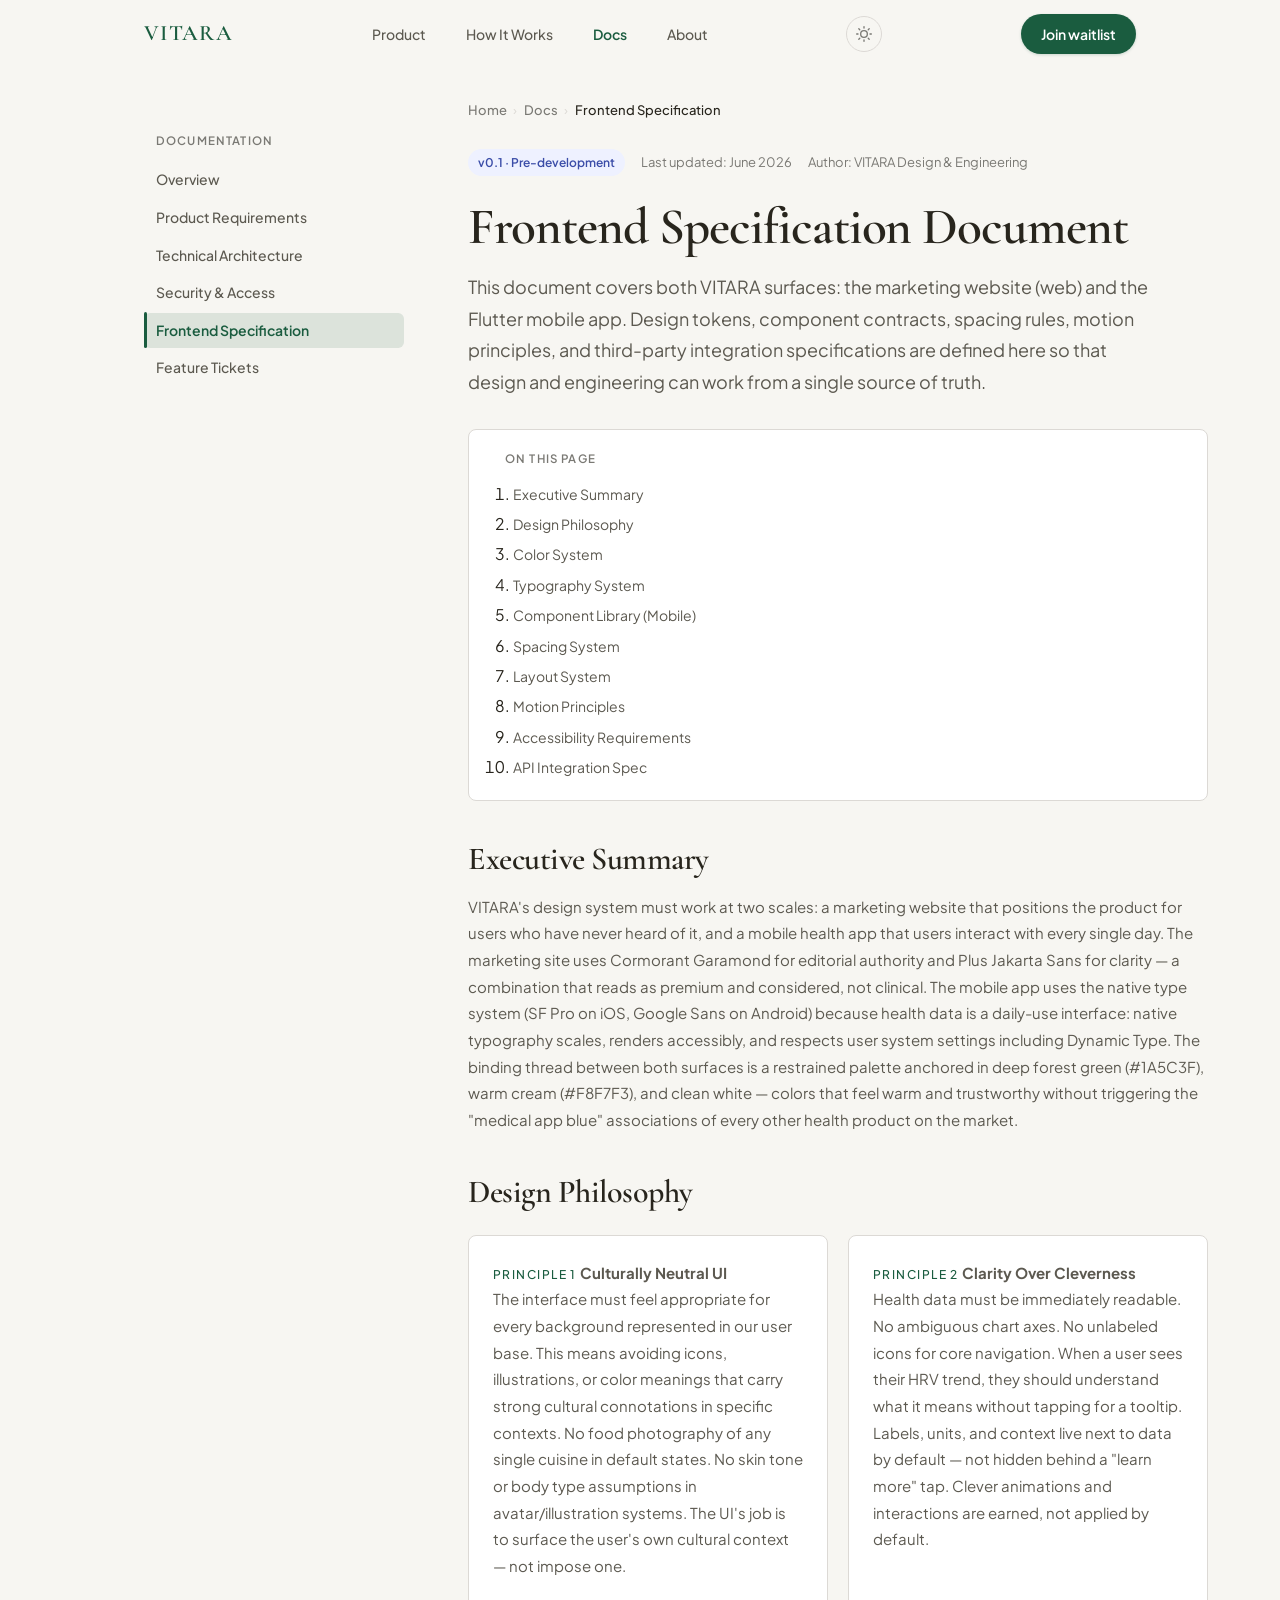
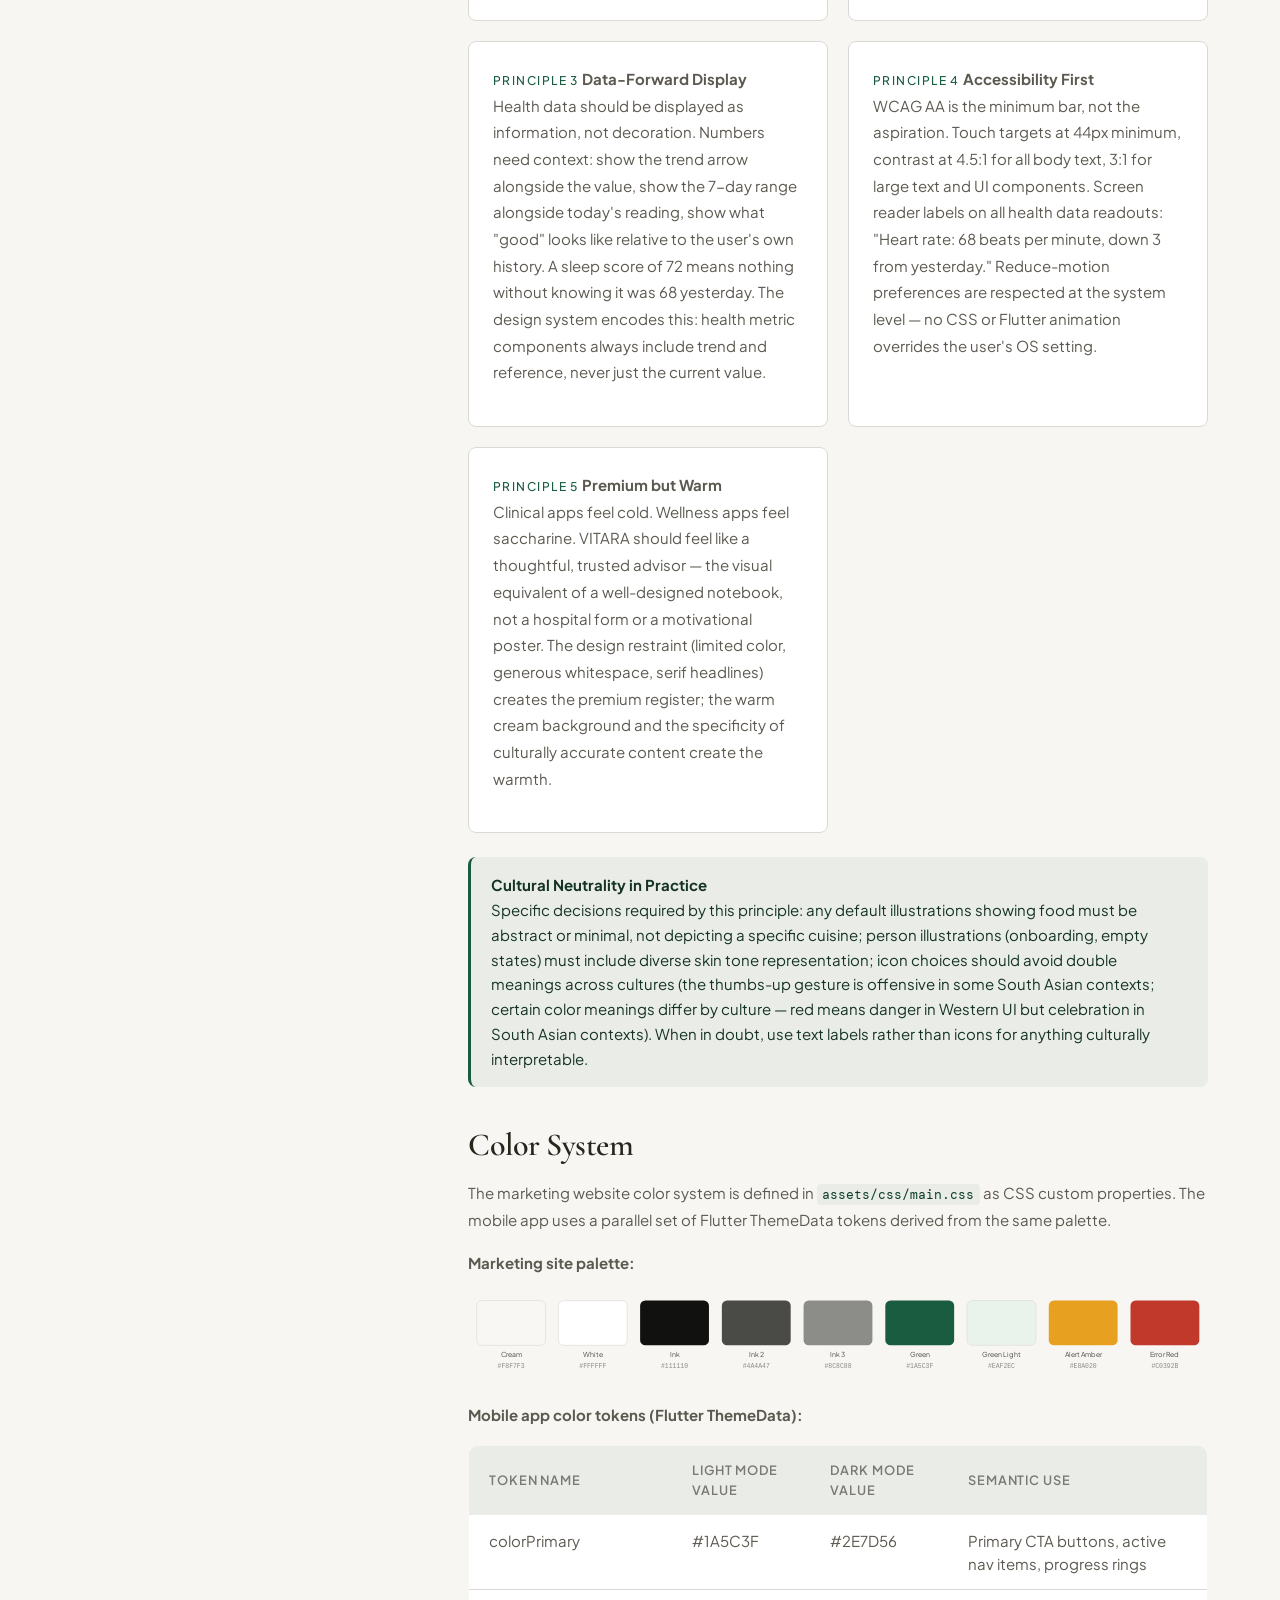
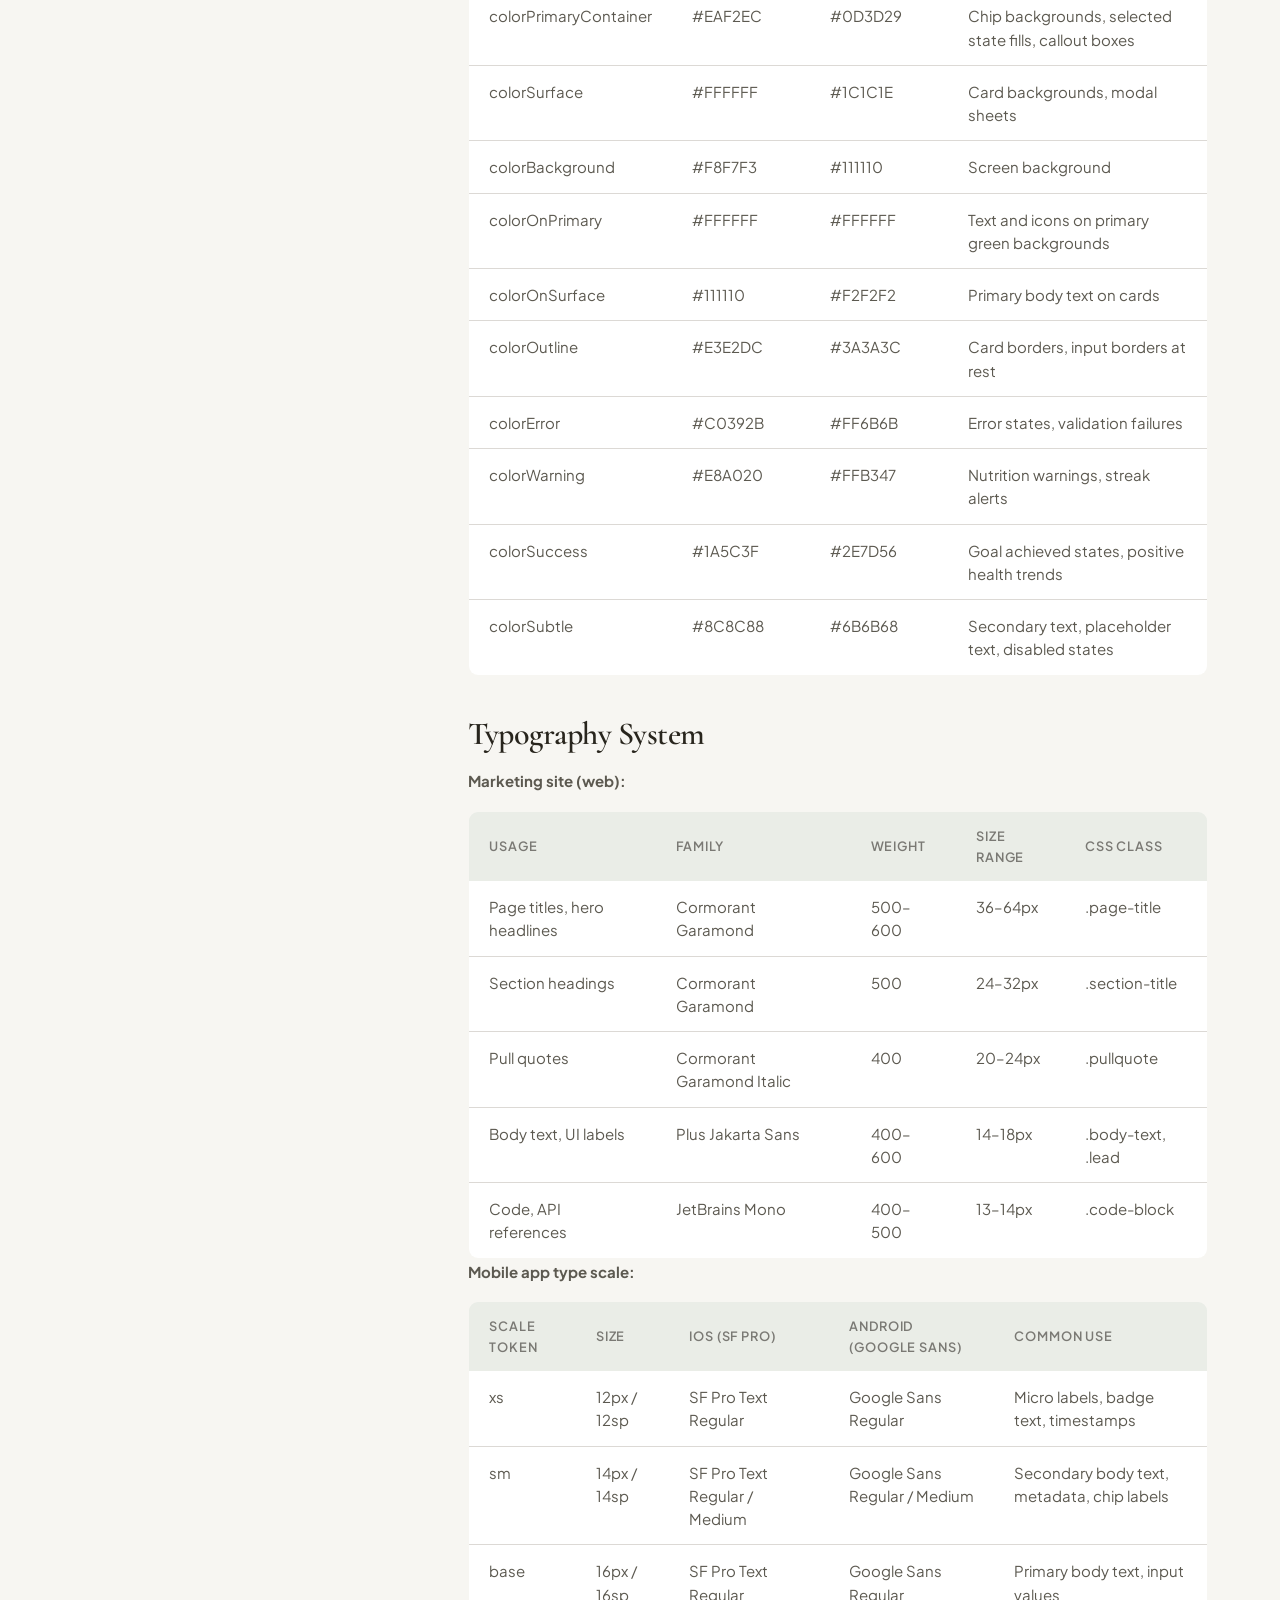
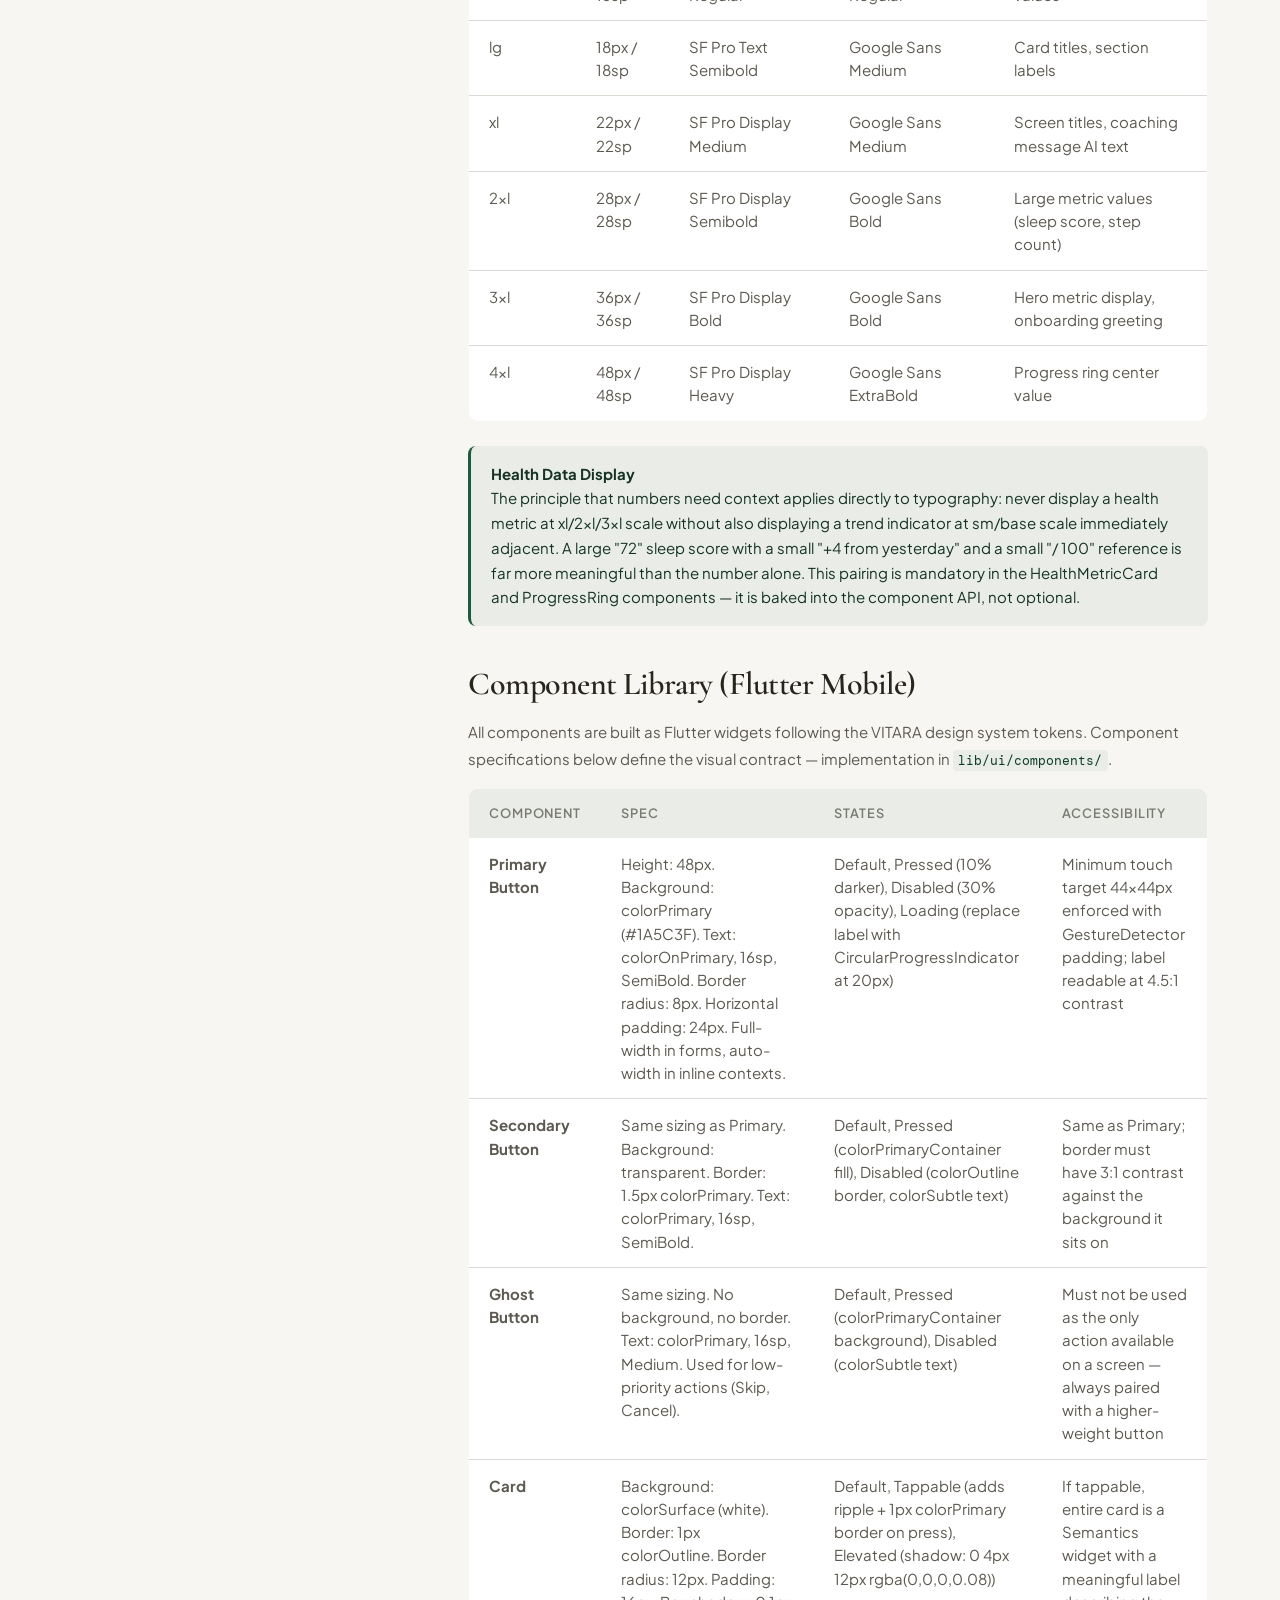
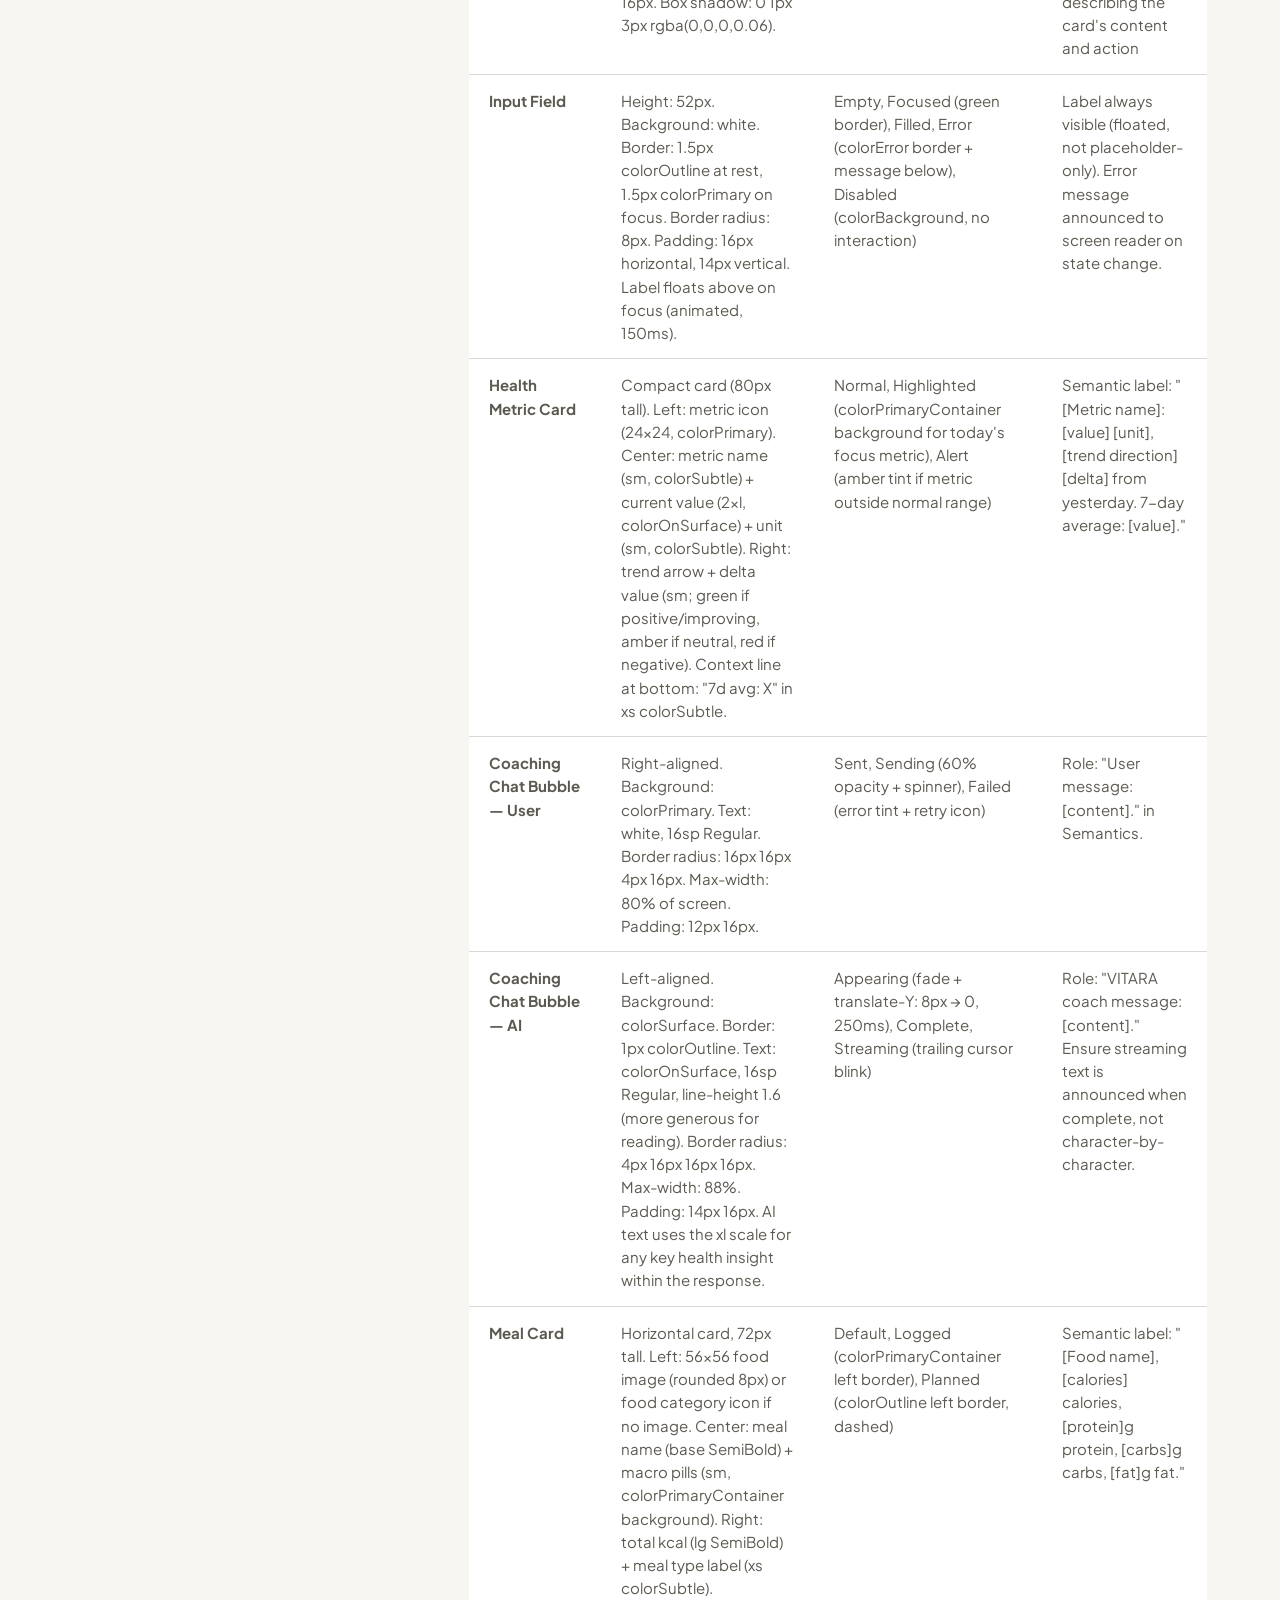
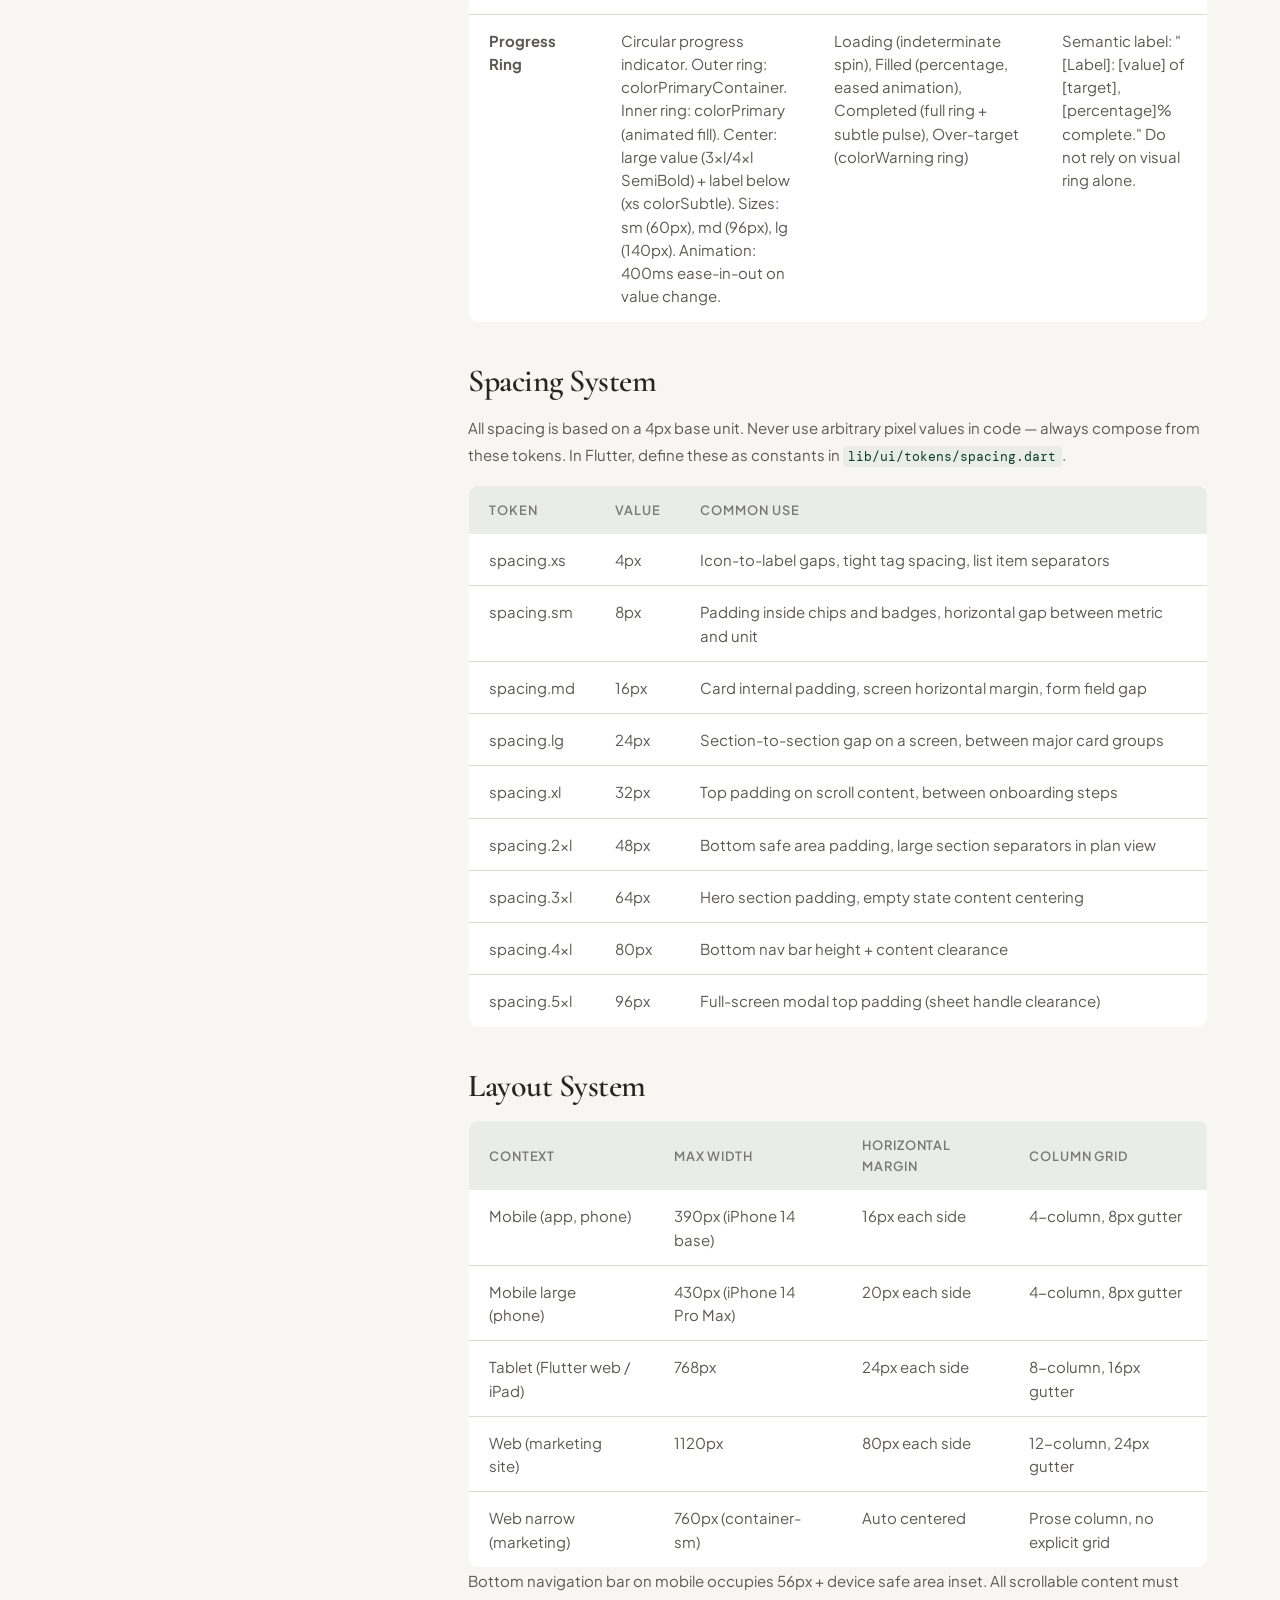
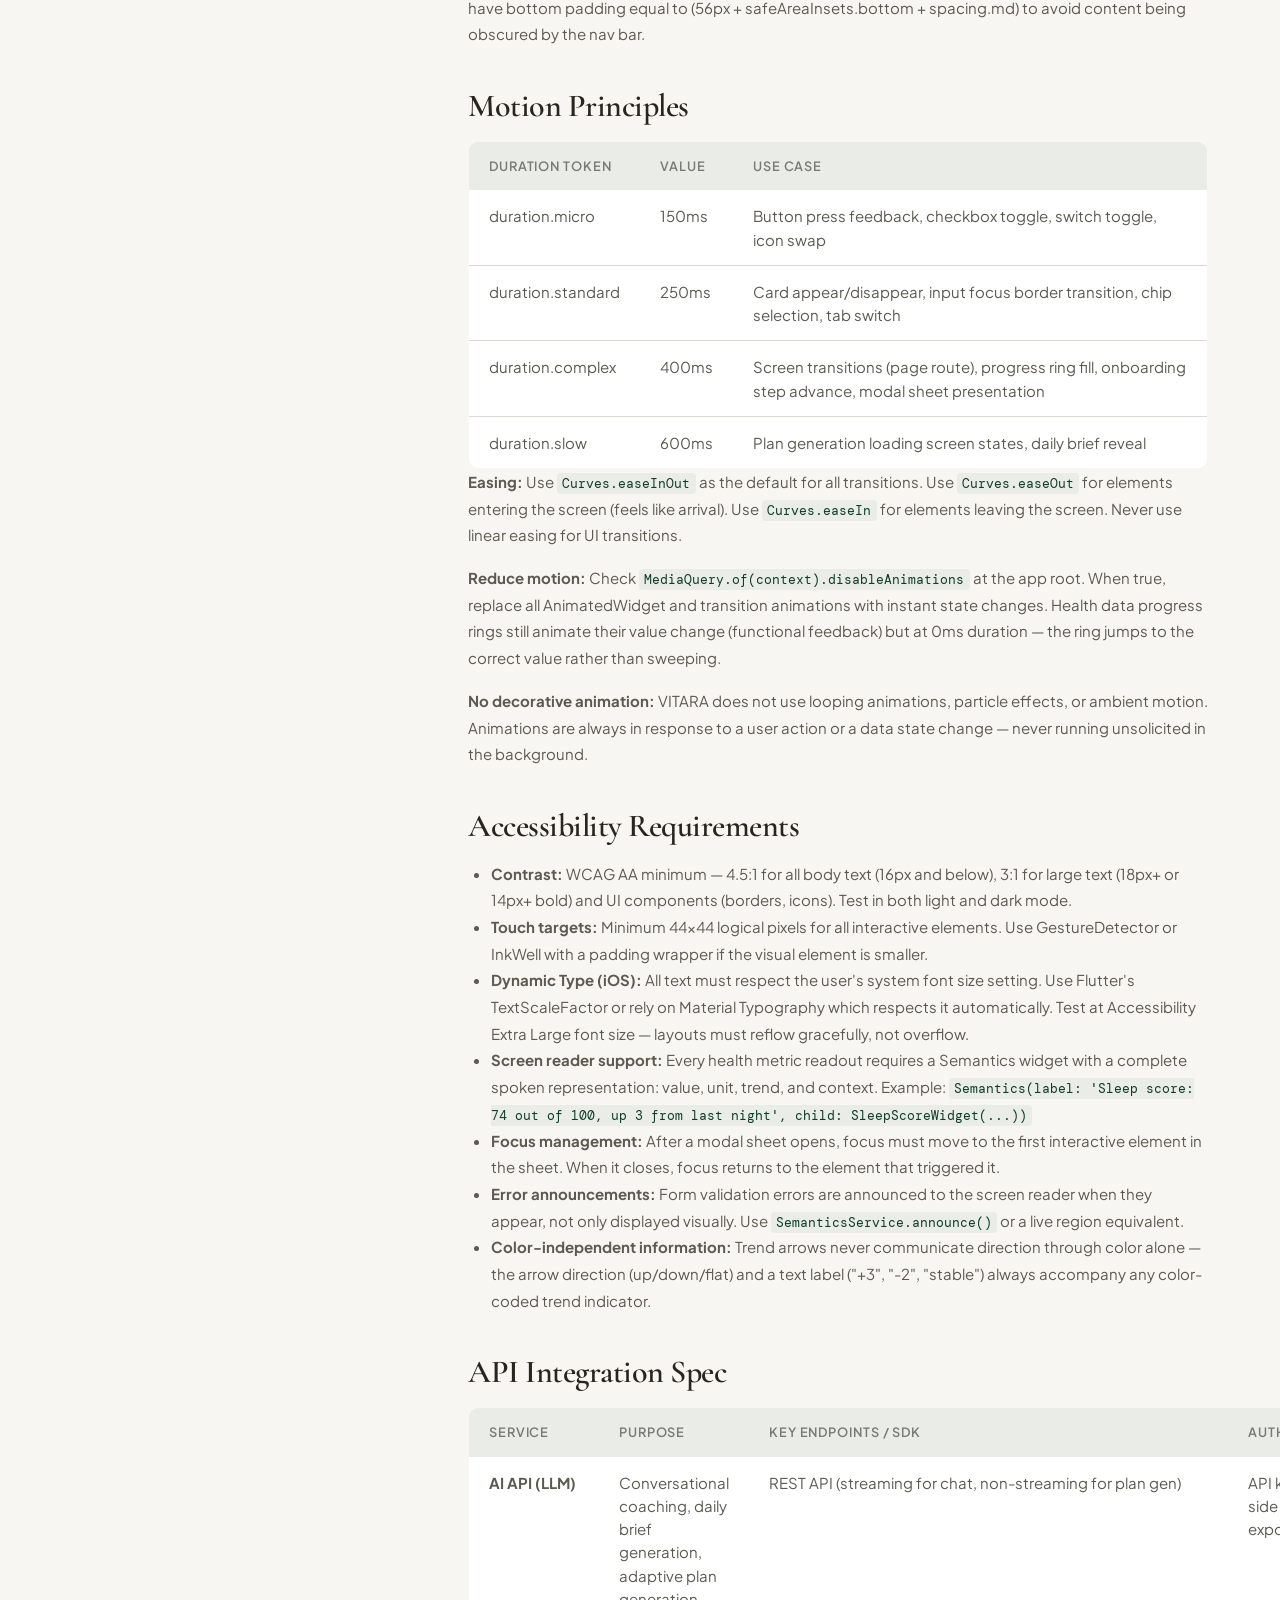
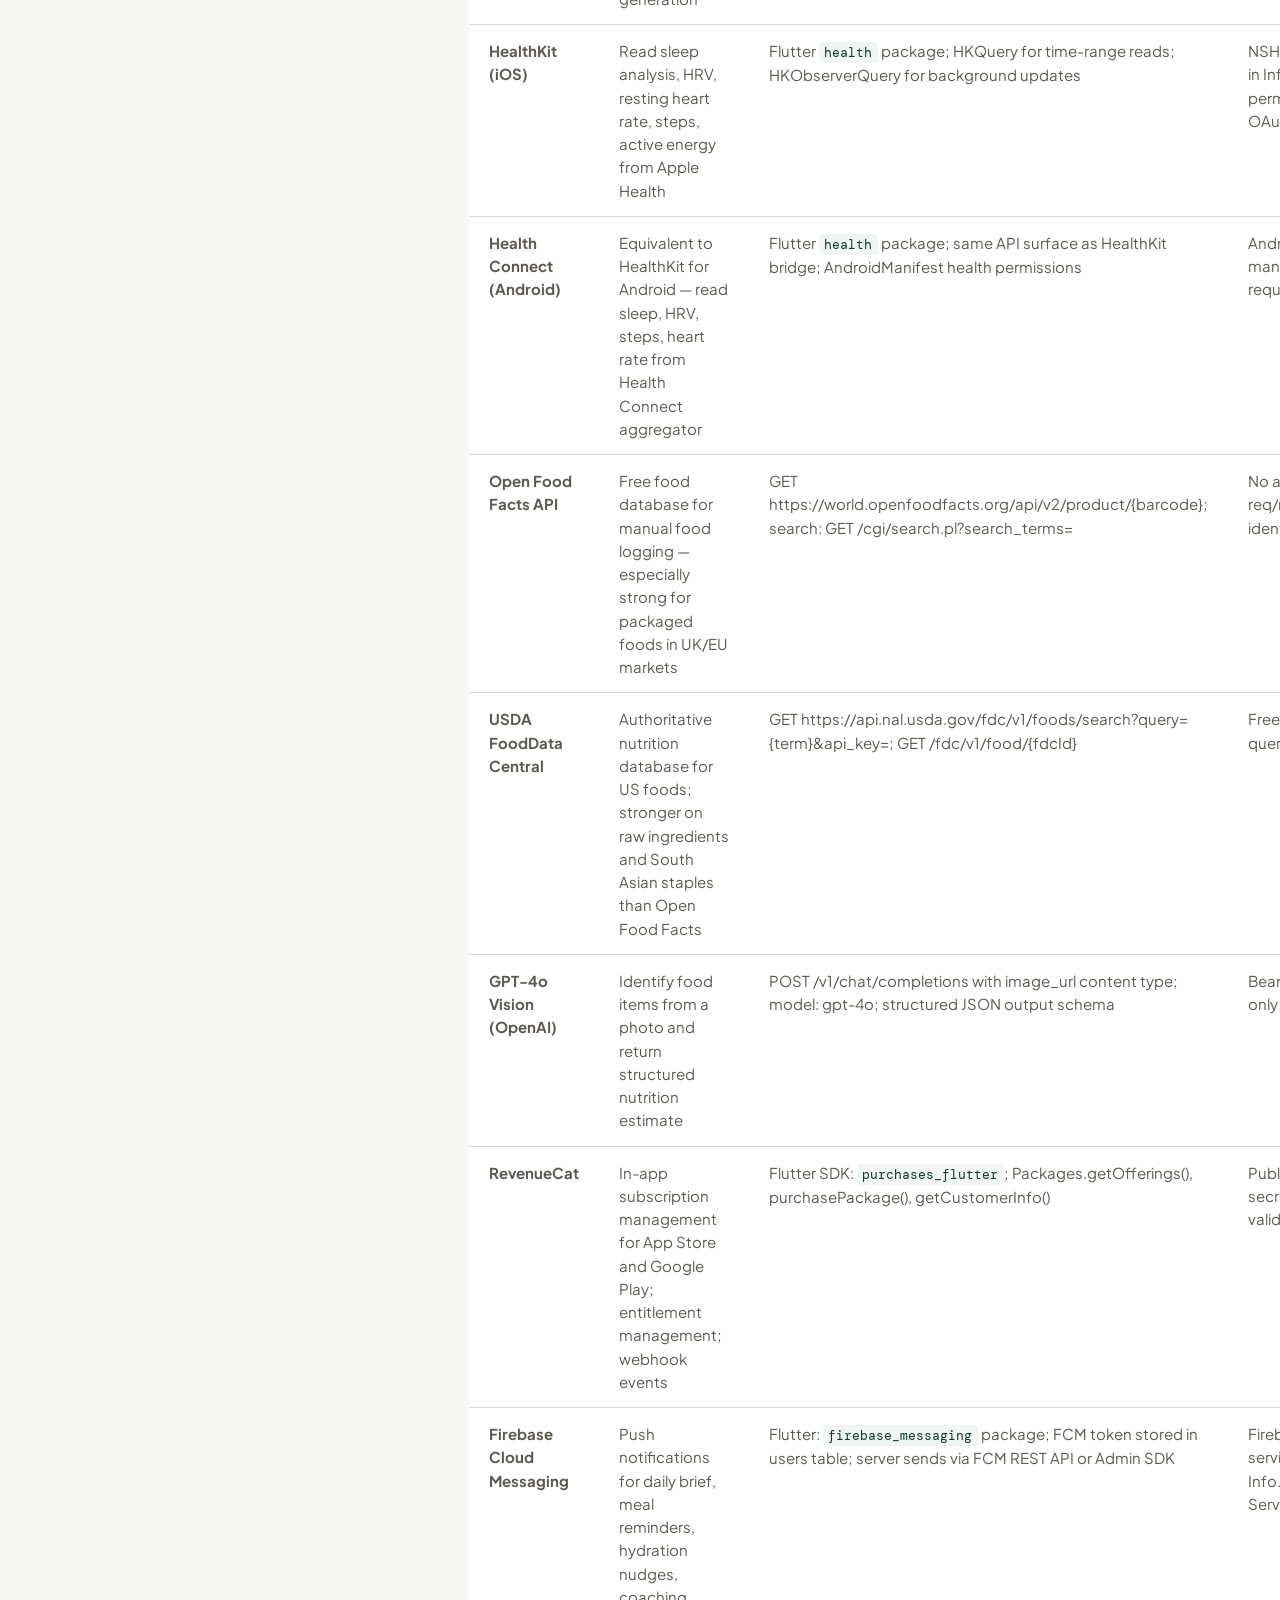
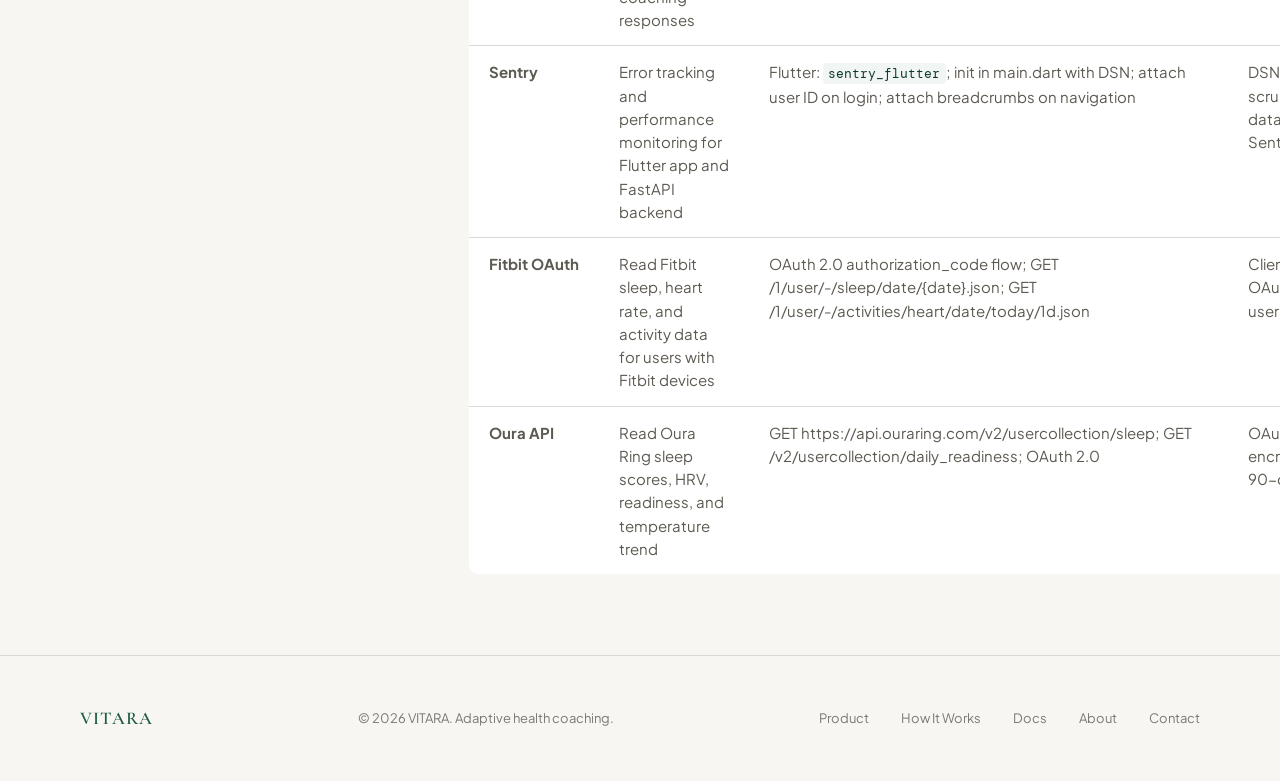
<file: docs/frontend-spec/index.html>
<!DOCTYPE html>
<html lang="en">
<head>
  <meta charset="UTF-8" />
  <meta name="viewport" content="width=device-width, initial-scale=1.0" />
  <title>Frontend Specification Document — VITARA Docs</title>
  <meta name="description" content="VITARA frontend specification: design philosophy, color system, typography, Flutter component library, spacing, motion principles, accessibility, and API integration spec." />
  <link rel="icon" type="image/svg+xml" href="data:image/svg+xml,<svg xmlns='http://www.w3.org/2000/svg' viewBox='0 0 100 100'><rect width='100' height='100' rx='14' fill='%231A5C3F'/><text x='50' y='76' font-family='Georgia,serif' font-size='66' font-weight='600' fill='white' text-anchor='middle'>V</text></svg>" />
  <link rel="preconnect" href="https://fonts.googleapis.com" />
  <link rel="preconnect" href="https://fonts.gstatic.com" crossorigin />
  <link rel="preconnect" href="https://api.fontshare.com" />
  <link href="https://api.fontshare.com/v2/css?f[]=satoshi@400,500&display=swap" rel="stylesheet" />
  <link href="https://fonts.googleapis.com/css2?family=Instrument+Serif:ital@0;1&family=DM+Mono:wght@400;500&family=Cormorant+Garamond:ital,wght@0,400;0,500;0,600;1,400;1,500&family=Plus+Jakarta+Sans:wght@400;500;600;700&display=swap" rel="stylesheet" />
  <link rel="stylesheet" href="../../assets/css/main.css" />
</head>
<body>

<header id="nav">
  <div class="container nav-inner">
    <a href="../../" class="logo">VITARA</a>
    <nav class="nav-links" aria-label="Site navigation">
      <a href="../../product/" class="nav-link">Product</a>
      <a href="../../how-it-works/" class="nav-link">How It Works</a>
      <a href="../../docs/" class="nav-link active">Docs</a>
      <a href="../../about/" class="nav-link">About</a>
    </nav>
    <button class="theme-toggle" id="theme-toggle" aria-label="Toggle dark mode">
      <svg class="icon-sun" width="16" height="16" viewBox="0 0 24 24" fill="none" stroke="currentColor" stroke-width="2" stroke-linecap="round" stroke-linejoin="round"><circle cx="12" cy="12" r="5"/><line x1="12" y1="1" x2="12" y2="3"/><line x1="12" y1="21" x2="12" y2="23"/><line x1="4.22" y1="4.22" x2="5.64" y2="5.64"/><line x1="18.36" y1="18.36" x2="19.78" y2="19.78"/><line x1="1" y1="12" x2="3" y2="12"/><line x1="21" y1="12" x2="23" y2="12"/><line x1="4.22" y1="19.78" x2="5.64" y2="18.36"/><line x1="18.36" y1="5.64" x2="19.78" y2="4.22"/></svg>
      <svg class="icon-moon" width="16" height="16" viewBox="0 0 24 24" fill="none" stroke="currentColor" stroke-width="2" stroke-linecap="round" stroke-linejoin="round"><path d="M21 12.79A9 9 0 1 1 11.21 3 7 7 0 0 0 21 12.79z"/></svg>
    </button>
    <button class="nav-toggle" id="nav-toggle" aria-label="Toggle navigation" aria-expanded="false">
      <span class="nav-toggle-bar"></span>
      <span class="nav-toggle-bar"></span>
    </button>
    <a href="../../#waitlist" class="btn btn-sm nav-desktop-cta">Join waitlist</a>
  </div>
</header>
<div id="nav-mobile" class="nav-mobile">
  <a href="../../product/">Product</a>
  <a href="../../how-it-works/">How It Works</a>
  <a href="../../docs/">Docs</a>
  <a href="../../about/">About</a>
  <a href="../../#waitlist" class="btn btn-sm">Join waitlist</a>
</div>

<main class="docs-main">
  <div class="docs-layout">
    <aside class="docs-sidebar">
      <p class="docs-sidebar-title">Documentation</p>
      <nav class="docs-nav" aria-label="Documentation">
        <a href="../" class="docs-nav-item">Overview</a>
        <a href="../prd/" class="docs-nav-item">Product Requirements</a>
        <a href="../technical-architecture/" class="docs-nav-item">Technical Architecture</a>
        <a href="../security-access/" class="docs-nav-item">Security &amp; Access</a>
        <a href="../frontend-spec/" class="docs-nav-item active">Frontend Specification</a>
        <a href="../feature-tickets/" class="docs-nav-item">Feature Tickets</a>
      </nav>
    </aside>

    <div class="docs-content">
      <nav class="breadcrumb" aria-label="Breadcrumb">
        <a href="../../" class="breadcrumb-item">Home</a>
        <span class="breadcrumb-sep">›</span>
        <a href="../" class="breadcrumb-item">Docs</a>
        <span class="breadcrumb-sep">›</span>
        <span class="breadcrumb-item active">Frontend Specification</span>
      </nav>

      <div class="docs-meta">
        <span class="badge badge-next">v0.1 · Pre-development</span>
        <span>Last updated: June 2026</span>
        <span>Author: VITARA Design &amp; Engineering</span>
      </div>

      <h1 class="page-title">Frontend Specification Document</h1>
      <p class="lead">This document covers both VITARA surfaces: the marketing website (web) and the Flutter mobile app. Design tokens, component contracts, spacing rules, motion principles, and third-party integration specifications are defined here so that design and engineering can work from a single source of truth.</p>

      <div class="toc">
        <p class="docs-sidebar-title">On this page</p>
        <ol>
          <li><a href="#executive-summary">Executive Summary</a></li>
          <li><a href="#design-philosophy">Design Philosophy</a></li>
          <li><a href="#color-system">Color System</a></li>
          <li><a href="#typography">Typography System</a></li>
          <li><a href="#components">Component Library (Mobile)</a></li>
          <li><a href="#spacing">Spacing System</a></li>
          <li><a href="#layout">Layout System</a></li>
          <li><a href="#motion">Motion Principles</a></li>
          <li><a href="#accessibility">Accessibility Requirements</a></li>
          <li><a href="#api-integrations">API Integration Spec</a></li>
        </ol>
      </div>

      <!-- EXECUTIVE SUMMARY -->
      <h2 class="section-title" id="executive-summary">Executive Summary</h2>
      <p class="body-text">VITARA's design system must work at two scales: a marketing website that positions the product for users who have never heard of it, and a mobile health app that users interact with every single day. The marketing site uses Cormorant Garamond for editorial authority and Plus Jakarta Sans for clarity — a combination that reads as premium and considered, not clinical. The mobile app uses the native type system (SF Pro on iOS, Google Sans on Android) because health data is a daily-use interface: native typography scales, renders accessibly, and respects user system settings including Dynamic Type. The binding thread between both surfaces is a restrained palette anchored in deep forest green (#1A5C3F), warm cream (#F8F7F3), and clean white — colors that feel warm and trustworthy without triggering the "medical app blue" associations of every other health product on the market.</p>

      <!-- DESIGN PHILOSOPHY -->
      <h2 class="section-title" id="design-philosophy">Design Philosophy</h2>
      <div class="card-grid">
        <div class="card">
          <span class="eyebrow">Principle 1</span>
          <strong class="body-text">Culturally Neutral UI</strong>
          <p class="body-text">The interface must feel appropriate for every background represented in our user base. This means avoiding icons, illustrations, or color meanings that carry strong cultural connotations in specific contexts. No food photography of any single cuisine in default states. No skin tone or body type assumptions in avatar/illustration systems. The UI's job is to surface the user's own cultural context — not impose one.</p>
        </div>
        <div class="card">
          <span class="eyebrow">Principle 2</span>
          <strong class="body-text">Clarity Over Cleverness</strong>
          <p class="body-text">Health data must be immediately readable. No ambiguous chart axes. No unlabeled icons for core navigation. When a user sees their HRV trend, they should understand what it means without tapping for a tooltip. Labels, units, and context live next to data by default — not hidden behind a "learn more" tap. Clever animations and interactions are earned, not applied by default.</p>
        </div>
        <div class="card">
          <span class="eyebrow">Principle 3</span>
          <strong class="body-text">Data-Forward Display</strong>
          <p class="body-text">Health data should be displayed as information, not decoration. Numbers need context: show the trend arrow alongside the value, show the 7-day range alongside today's reading, show what "good" looks like relative to the user's own history. A sleep score of 72 means nothing without knowing it was 68 yesterday. The design system encodes this: health metric components always include trend and reference, never just the current value.</p>
        </div>
        <div class="card">
          <span class="eyebrow">Principle 4</span>
          <strong class="body-text">Accessibility First</strong>
          <p class="body-text">WCAG AA is the minimum bar, not the aspiration. Touch targets at 44px minimum, contrast at 4.5:1 for all body text, 3:1 for large text and UI components. Screen reader labels on all health data readouts: "Heart rate: 68 beats per minute, down 3 from yesterday." Reduce-motion preferences are respected at the system level — no CSS or Flutter animation overrides the user's OS setting.</p>
        </div>
        <div class="card">
          <span class="eyebrow">Principle 5</span>
          <strong class="body-text">Premium but Warm</strong>
          <p class="body-text">Clinical apps feel cold. Wellness apps feel saccharine. VITARA should feel like a thoughtful, trusted advisor — the visual equivalent of a well-designed notebook, not a hospital form or a motivational poster. The design restraint (limited color, generous whitespace, serif headlines) creates the premium register; the warm cream background and the specificity of culturally accurate content create the warmth.</p>
        </div>
      </div>

      <div class="callout callout-tip">
        <strong>Cultural Neutrality in Practice</strong><br />
        Specific decisions required by this principle: any default illustrations showing food must be abstract or minimal, not depicting a specific cuisine; person illustrations (onboarding, empty states) must include diverse skin tone representation; icon choices should avoid double meanings across cultures (the thumbs-up gesture is offensive in some South Asian contexts; certain color meanings differ by culture — red means danger in Western UI but celebration in South Asian contexts). When in doubt, use text labels rather than icons for anything culturally interpretable.
      </div>

      <!-- COLOR SYSTEM -->
      <h2 class="section-title" id="color-system">Color System</h2>
      <p class="body-text">The marketing website color system is defined in <code>assets/css/main.css</code> as CSS custom properties. The mobile app uses a parallel set of Flutter ThemeData tokens derived from the same palette.</p>

      <p class="body-text"><strong>Marketing site palette:</strong></p>

      <svg viewBox="0 0 860 100" xmlns="http://www.w3.org/2000/svg" role="img" aria-label="VITARA color palette swatches" style="width:100%;height:auto;display:block;margin:16px 0 24px;">
        <!-- Cream -->
        <rect x="10" y="10" width="80" height="52" rx="6" fill="#F8F7F3" stroke="#E3E2DC" stroke-width="1"/>
        <text x="50" y="76" font-family="Plus Jakarta Sans, sans-serif" font-size="8" fill="#4A4A47" text-anchor="middle">Cream</text>
        <text x="50" y="88" font-family="JetBrains Mono, monospace" font-size="7.5" fill="#8C8C88" text-anchor="middle">#F8F7F3</text>
        <!-- White -->
        <rect x="105" y="10" width="80" height="52" rx="6" fill="#FFFFFF" stroke="#E3E2DC" stroke-width="1"/>
        <text x="145" y="76" font-family="Plus Jakarta Sans, sans-serif" font-size="8" fill="#4A4A47" text-anchor="middle">White</text>
        <text x="145" y="88" font-family="JetBrains Mono, monospace" font-size="7.5" fill="#8C8C88" text-anchor="middle">#FFFFFF</text>
        <!-- Ink -->
        <rect x="200" y="10" width="80" height="52" rx="6" fill="#111110"/>
        <text x="240" y="76" font-family="Plus Jakarta Sans, sans-serif" font-size="8" fill="#4A4A47" text-anchor="middle">Ink</text>
        <text x="240" y="88" font-family="JetBrains Mono, monospace" font-size="7.5" fill="#8C8C88" text-anchor="middle">#111110</text>
        <!-- Ink 2 -->
        <rect x="295" y="10" width="80" height="52" rx="6" fill="#4A4A47"/>
        <text x="335" y="76" font-family="Plus Jakarta Sans, sans-serif" font-size="8" fill="#4A4A47" text-anchor="middle">Ink 2</text>
        <text x="335" y="88" font-family="JetBrains Mono, monospace" font-size="7.5" fill="#8C8C88" text-anchor="middle">#4A4A47</text>
        <!-- Ink 3 -->
        <rect x="390" y="10" width="80" height="52" rx="6" fill="#8C8C88"/>
        <text x="430" y="76" font-family="Plus Jakarta Sans, sans-serif" font-size="8" fill="#4A4A47" text-anchor="middle">Ink 3</text>
        <text x="430" y="88" font-family="JetBrains Mono, monospace" font-size="7.5" fill="#8C8C88" text-anchor="middle">#8C8C88</text>
        <!-- Green -->
        <rect x="485" y="10" width="80" height="52" rx="6" fill="#1A5C3F"/>
        <text x="525" y="76" font-family="Plus Jakarta Sans, sans-serif" font-size="8" fill="#4A4A47" text-anchor="middle">Green</text>
        <text x="525" y="88" font-family="JetBrains Mono, monospace" font-size="7.5" fill="#8C8C88" text-anchor="middle">#1A5C3F</text>
        <!-- Green Light -->
        <rect x="580" y="10" width="80" height="52" rx="6" fill="#EAF2EC" stroke="#E3E2DC" stroke-width="1"/>
        <text x="620" y="76" font-family="Plus Jakarta Sans, sans-serif" font-size="8" fill="#4A4A47" text-anchor="middle">Green Light</text>
        <text x="620" y="88" font-family="JetBrains Mono, monospace" font-size="7.5" fill="#8C8C88" text-anchor="middle">#EAF2EC</text>
        <!-- Alert Amber -->
        <rect x="675" y="10" width="80" height="52" rx="6" fill="#E8A020"/>
        <text x="715" y="76" font-family="Plus Jakarta Sans, sans-serif" font-size="8" fill="#4A4A47" text-anchor="middle">Alert Amber</text>
        <text x="715" y="88" font-family="JetBrains Mono, monospace" font-size="7.5" fill="#8C8C88" text-anchor="middle">#E8A020</text>
        <!-- Error Red -->
        <rect x="770" y="10" width="80" height="52" rx="6" fill="#C0392B"/>
        <text x="810" y="76" font-family="Plus Jakarta Sans, sans-serif" font-size="8" fill="#4A4A47" text-anchor="middle">Error Red</text>
        <text x="810" y="88" font-family="JetBrains Mono, monospace" font-size="7.5" fill="#8C8C88" text-anchor="middle">#C0392B</text>
      </svg>

      <p class="body-text"><strong>Mobile app color tokens (Flutter ThemeData):</strong></p>
      <table class="comparison-table">
        <thead>
          <tr><th>Token Name</th><th>Light Mode Value</th><th>Dark Mode Value</th><th>Semantic Use</th></tr>
        </thead>
        <tbody>
          <tr><td>colorPrimary</td><td>#1A5C3F</td><td>#2E7D56</td><td>Primary CTA buttons, active nav items, progress rings</td></tr>
          <tr><td>colorPrimaryContainer</td><td>#EAF2EC</td><td>#0D3D29</td><td>Chip backgrounds, selected state fills, callout boxes</td></tr>
          <tr><td>colorSurface</td><td>#FFFFFF</td><td>#1C1C1E</td><td>Card backgrounds, modal sheets</td></tr>
          <tr><td>colorBackground</td><td>#F8F7F3</td><td>#111110</td><td>Screen background</td></tr>
          <tr><td>colorOnPrimary</td><td>#FFFFFF</td><td>#FFFFFF</td><td>Text and icons on primary green backgrounds</td></tr>
          <tr><td>colorOnSurface</td><td>#111110</td><td>#F2F2F2</td><td>Primary body text on cards</td></tr>
          <tr><td>colorOutline</td><td>#E3E2DC</td><td>#3A3A3C</td><td>Card borders, input borders at rest</td></tr>
          <tr><td>colorError</td><td>#C0392B</td><td>#FF6B6B</td><td>Error states, validation failures</td></tr>
          <tr><td>colorWarning</td><td>#E8A020</td><td>#FFB347</td><td>Nutrition warnings, streak alerts</td></tr>
          <tr><td>colorSuccess</td><td>#1A5C3F</td><td>#2E7D56</td><td>Goal achieved states, positive health trends</td></tr>
          <tr><td>colorSubtle</td><td>#8C8C88</td><td>#6B6B68</td><td>Secondary text, placeholder text, disabled states</td></tr>
        </tbody>
      </table>

      <!-- TYPOGRAPHY -->
      <h2 class="section-title" id="typography">Typography System</h2>

      <p class="body-text"><strong>Marketing site (web):</strong></p>
      <table class="comparison-table">
        <thead>
          <tr><th>Usage</th><th>Family</th><th>Weight</th><th>Size Range</th><th>CSS Class</th></tr>
        </thead>
        <tbody>
          <tr><td>Page titles, hero headlines</td><td>Cormorant Garamond</td><td>500–600</td><td>36–64px</td><td>.page-title</td></tr>
          <tr><td>Section headings</td><td>Cormorant Garamond</td><td>500</td><td>24–32px</td><td>.section-title</td></tr>
          <tr><td>Pull quotes</td><td>Cormorant Garamond Italic</td><td>400</td><td>20–24px</td><td>.pullquote</td></tr>
          <tr><td>Body text, UI labels</td><td>Plus Jakarta Sans</td><td>400–600</td><td>14–18px</td><td>.body-text, .lead</td></tr>
          <tr><td>Code, API references</td><td>JetBrains Mono</td><td>400–500</td><td>13–14px</td><td>.code-block</td></tr>
        </tbody>
      </table>

      <p class="body-text"><strong>Mobile app type scale:</strong></p>
      <table class="comparison-table">
        <thead>
          <tr><th>Scale Token</th><th>Size</th><th>iOS (SF Pro)</th><th>Android (Google Sans)</th><th>Common Use</th></tr>
        </thead>
        <tbody>
          <tr><td>xs</td><td>12px / 12sp</td><td>SF Pro Text Regular</td><td>Google Sans Regular</td><td>Micro labels, badge text, timestamps</td></tr>
          <tr><td>sm</td><td>14px / 14sp</td><td>SF Pro Text Regular / Medium</td><td>Google Sans Regular / Medium</td><td>Secondary body text, metadata, chip labels</td></tr>
          <tr><td>base</td><td>16px / 16sp</td><td>SF Pro Text Regular</td><td>Google Sans Regular</td><td>Primary body text, input values</td></tr>
          <tr><td>lg</td><td>18px / 18sp</td><td>SF Pro Text Semibold</td><td>Google Sans Medium</td><td>Card titles, section labels</td></tr>
          <tr><td>xl</td><td>22px / 22sp</td><td>SF Pro Display Medium</td><td>Google Sans Medium</td><td>Screen titles, coaching message AI text</td></tr>
          <tr><td>2xl</td><td>28px / 28sp</td><td>SF Pro Display Semibold</td><td>Google Sans Bold</td><td>Large metric values (sleep score, step count)</td></tr>
          <tr><td>3xl</td><td>36px / 36sp</td><td>SF Pro Display Bold</td><td>Google Sans Bold</td><td>Hero metric display, onboarding greeting</td></tr>
          <tr><td>4xl</td><td>48px / 48sp</td><td>SF Pro Display Heavy</td><td>Google Sans ExtraBold</td><td>Progress ring center value</td></tr>
        </tbody>
      </table>

      <div class="callout callout-tip">
        <strong>Health Data Display</strong><br />
        The principle that numbers need context applies directly to typography: never display a health metric at xl/2xl/3xl scale without also displaying a trend indicator at sm/base scale immediately adjacent. A large "72" sleep score with a small "+4 from yesterday" and a small "/ 100" reference is far more meaningful than the number alone. This pairing is mandatory in the HealthMetricCard and ProgressRing components — it is baked into the component API, not optional.
      </div>

      <!-- COMPONENTS -->
      <h2 class="section-title" id="components">Component Library (Flutter Mobile)</h2>
      <p class="body-text">All components are built as Flutter widgets following the VITARA design system tokens. Component specifications below define the visual contract — implementation in <code>lib/ui/components/</code>.</p>

      <table class="comparison-table">
        <thead>
          <tr><th>Component</th><th>Spec</th><th>States</th><th>Accessibility</th></tr>
        </thead>
        <tbody>
          <tr>
            <td><strong>Primary Button</strong></td>
            <td>Height: 48px. Background: colorPrimary (#1A5C3F). Text: colorOnPrimary, 16sp, SemiBold. Border radius: 8px. Horizontal padding: 24px. Full-width in forms, auto-width in inline contexts.</td>
            <td>Default, Pressed (10% darker), Disabled (30% opacity), Loading (replace label with CircularProgressIndicator at 20px)</td>
            <td>Minimum touch target 44×44px enforced with GestureDetector padding; label readable at 4.5:1 contrast</td>
          </tr>
          <tr>
            <td><strong>Secondary Button</strong></td>
            <td>Same sizing as Primary. Background: transparent. Border: 1.5px colorPrimary. Text: colorPrimary, 16sp, SemiBold.</td>
            <td>Default, Pressed (colorPrimaryContainer fill), Disabled (colorOutline border, colorSubtle text)</td>
            <td>Same as Primary; border must have 3:1 contrast against the background it sits on</td>
          </tr>
          <tr>
            <td><strong>Ghost Button</strong></td>
            <td>Same sizing. No background, no border. Text: colorPrimary, 16sp, Medium. Used for low-priority actions (Skip, Cancel).</td>
            <td>Default, Pressed (colorPrimaryContainer background), Disabled (colorSubtle text)</td>
            <td>Must not be used as the only action available on a screen — always paired with a higher-weight button</td>
          </tr>
          <tr>
            <td><strong>Card</strong></td>
            <td>Background: colorSurface (white). Border: 1px colorOutline. Border radius: 12px. Padding: 16px. Box shadow: 0 1px 3px rgba(0,0,0,0.06).</td>
            <td>Default, Tappable (adds ripple + 1px colorPrimary border on press), Elevated (shadow: 0 4px 12px rgba(0,0,0,0.08))</td>
            <td>If tappable, entire card is a Semantics widget with a meaningful label describing the card's content and action</td>
          </tr>
          <tr>
            <td><strong>Input Field</strong></td>
            <td>Height: 52px. Background: white. Border: 1.5px colorOutline at rest, 1.5px colorPrimary on focus. Border radius: 8px. Padding: 16px horizontal, 14px vertical. Label floats above on focus (animated, 150ms).</td>
            <td>Empty, Focused (green border), Filled, Error (colorError border + message below), Disabled (colorBackground, no interaction)</td>
            <td>Label always visible (floated, not placeholder-only). Error message announced to screen reader on state change.</td>
          </tr>
          <tr>
            <td><strong>Health Metric Card</strong></td>
            <td>Compact card (80px tall). Left: metric icon (24×24, colorPrimary). Center: metric name (sm, colorSubtle) + current value (2xl, colorOnSurface) + unit (sm, colorSubtle). Right: trend arrow + delta value (sm; green if positive/improving, amber if neutral, red if negative). Context line at bottom: "7d avg: X" in xs colorSubtle.</td>
            <td>Normal, Highlighted (colorPrimaryContainer background for today's focus metric), Alert (amber tint if metric outside normal range)</td>
            <td>Semantic label: "[Metric name]: [value] [unit], [trend direction] [delta] from yesterday. 7-day average: [value]."</td>
          </tr>
          <tr>
            <td><strong>Coaching Chat Bubble — User</strong></td>
            <td>Right-aligned. Background: colorPrimary. Text: white, 16sp Regular. Border radius: 16px 16px 4px 16px. Max-width: 80% of screen. Padding: 12px 16px.</td>
            <td>Sent, Sending (60% opacity + spinner), Failed (error tint + retry icon)</td>
            <td>Role: "User message: [content]." in Semantics.</td>
          </tr>
          <tr>
            <td><strong>Coaching Chat Bubble — AI</strong></td>
            <td>Left-aligned. Background: colorSurface. Border: 1px colorOutline. Text: colorOnSurface, 16sp Regular, line-height 1.6 (more generous for reading). Border radius: 4px 16px 16px 16px. Max-width: 88%. Padding: 14px 16px. AI text uses the xl scale for any key health insight within the response.</td>
            <td>Appearing (fade + translate-Y: 8px → 0, 250ms), Complete, Streaming (trailing cursor blink)</td>
            <td>Role: "VITARA coach message: [content]." Ensure streaming text is announced when complete, not character-by-character.</td>
          </tr>
          <tr>
            <td><strong>Meal Card</strong></td>
            <td>Horizontal card, 72px tall. Left: 56×56 food image (rounded 8px) or food category icon if no image. Center: meal name (base SemiBold) + macro pills (sm, colorPrimaryContainer background). Right: total kcal (lg SemiBold) + meal type label (xs colorSubtle).</td>
            <td>Default, Logged (colorPrimaryContainer left border), Planned (colorOutline left border, dashed)</td>
            <td>Semantic label: "[Food name], [calories] calories, [protein]g protein, [carbs]g carbs, [fat]g fat."</td>
          </tr>
          <tr>
            <td><strong>Progress Ring</strong></td>
            <td>Circular progress indicator. Outer ring: colorPrimaryContainer. Inner ring: colorPrimary (animated fill). Center: large value (3xl/4xl SemiBold) + label below (xs colorSubtle). Sizes: sm (60px), md (96px), lg (140px). Animation: 400ms ease-in-out on value change.</td>
            <td>Loading (indeterminate spin), Filled (percentage, eased animation), Completed (full ring + subtle pulse), Over-target (colorWarning ring)</td>
            <td>Semantic label: "[Label]: [value] of [target], [percentage]% complete." Do not rely on visual ring alone.</td>
          </tr>
        </tbody>
      </table>

      <!-- SPACING -->
      <h2 class="section-title" id="spacing">Spacing System</h2>
      <p class="body-text">All spacing is based on a 4px base unit. Never use arbitrary pixel values in code — always compose from these tokens. In Flutter, define these as constants in <code>lib/ui/tokens/spacing.dart</code>.</p>

      <table class="comparison-table">
        <thead>
          <tr><th>Token</th><th>Value</th><th>Common Use</th></tr>
        </thead>
        <tbody>
          <tr><td>spacing.xs</td><td>4px</td><td>Icon-to-label gaps, tight tag spacing, list item separators</td></tr>
          <tr><td>spacing.sm</td><td>8px</td><td>Padding inside chips and badges, horizontal gap between metric and unit</td></tr>
          <tr><td>spacing.md</td><td>16px</td><td>Card internal padding, screen horizontal margin, form field gap</td></tr>
          <tr><td>spacing.lg</td><td>24px</td><td>Section-to-section gap on a screen, between major card groups</td></tr>
          <tr><td>spacing.xl</td><td>32px</td><td>Top padding on scroll content, between onboarding steps</td></tr>
          <tr><td>spacing.2xl</td><td>48px</td><td>Bottom safe area padding, large section separators in plan view</td></tr>
          <tr><td>spacing.3xl</td><td>64px</td><td>Hero section padding, empty state content centering</td></tr>
          <tr><td>spacing.4xl</td><td>80px</td><td>Bottom nav bar height + content clearance</td></tr>
          <tr><td>spacing.5xl</td><td>96px</td><td>Full-screen modal top padding (sheet handle clearance)</td></tr>
        </tbody>
      </table>

      <!-- LAYOUT -->
      <h2 class="section-title" id="layout">Layout System</h2>
      <table class="comparison-table">
        <thead>
          <tr><th>Context</th><th>Max Width</th><th>Horizontal Margin</th><th>Column Grid</th></tr>
        </thead>
        <tbody>
          <tr><td>Mobile (app, phone)</td><td>390px (iPhone 14 base)</td><td>16px each side</td><td>4-column, 8px gutter</td></tr>
          <tr><td>Mobile large (phone)</td><td>430px (iPhone 14 Pro Max)</td><td>20px each side</td><td>4-column, 8px gutter</td></tr>
          <tr><td>Tablet (Flutter web / iPad)</td><td>768px</td><td>24px each side</td><td>8-column, 16px gutter</td></tr>
          <tr><td>Web (marketing site)</td><td>1120px</td><td>80px each side</td><td>12-column, 24px gutter</td></tr>
          <tr><td>Web narrow (marketing)</td><td>760px (container-sm)</td><td>Auto centered</td><td>Prose column, no explicit grid</td></tr>
        </tbody>
      </table>

      <p class="body-text">Bottom navigation bar on mobile occupies 56px + device safe area inset. All scrollable content must have bottom padding equal to (56px + safeAreaInsets.bottom + spacing.md) to avoid content being obscured by the nav bar.</p>

      <!-- MOTION -->
      <h2 class="section-title" id="motion">Motion Principles</h2>
      <table class="comparison-table">
        <thead>
          <tr><th>Duration Token</th><th>Value</th><th>Use Case</th></tr>
        </thead>
        <tbody>
          <tr><td>duration.micro</td><td>150ms</td><td>Button press feedback, checkbox toggle, switch toggle, icon swap</td></tr>
          <tr><td>duration.standard</td><td>250ms</td><td>Card appear/disappear, input focus border transition, chip selection, tab switch</td></tr>
          <tr><td>duration.complex</td><td>400ms</td><td>Screen transitions (page route), progress ring fill, onboarding step advance, modal sheet presentation</td></tr>
          <tr><td>duration.slow</td><td>600ms</td><td>Plan generation loading screen states, daily brief reveal</td></tr>
        </tbody>
      </table>

      <p class="body-text"><strong>Easing:</strong> Use <code>Curves.easeInOut</code> as the default for all transitions. Use <code>Curves.easeOut</code> for elements entering the screen (feels like arrival). Use <code>Curves.easeIn</code> for elements leaving the screen. Never use linear easing for UI transitions.</p>

      <p class="body-text"><strong>Reduce motion:</strong> Check <code>MediaQuery.of(context).disableAnimations</code> at the app root. When true, replace all AnimatedWidget and transition animations with instant state changes. Health data progress rings still animate their value change (functional feedback) but at 0ms duration — the ring jumps to the correct value rather than sweeping.</p>

      <p class="body-text"><strong>No decorative animation:</strong> VITARA does not use looping animations, particle effects, or ambient motion. Animations are always in response to a user action or a data state change — never running unsolicited in the background.</p>

      <!-- ACCESSIBILITY -->
      <h2 class="section-title" id="accessibility">Accessibility Requirements</h2>
      <ul class="body-text">
        <li><strong>Contrast:</strong> WCAG AA minimum — 4.5:1 for all body text (16px and below), 3:1 for large text (18px+ or 14px+ bold) and UI components (borders, icons). Test in both light and dark mode.</li>
        <li><strong>Touch targets:</strong> Minimum 44×44 logical pixels for all interactive elements. Use GestureDetector or InkWell with a padding wrapper if the visual element is smaller.</li>
        <li><strong>Dynamic Type (iOS):</strong> All text must respect the user's system font size setting. Use Flutter's TextScaleFactor or rely on Material Typography which respects it automatically. Test at Accessibility Extra Large font size — layouts must reflow gracefully, not overflow.</li>
        <li><strong>Screen reader support:</strong> Every health metric readout requires a Semantics widget with a complete spoken representation: value, unit, trend, and context. Example: <code>Semantics(label: 'Sleep score: 74 out of 100, up 3 from last night', child: SleepScoreWidget(...))</code></li>
        <li><strong>Focus management:</strong> After a modal sheet opens, focus must move to the first interactive element in the sheet. When it closes, focus returns to the element that triggered it.</li>
        <li><strong>Error announcements:</strong> Form validation errors are announced to the screen reader when they appear, not only displayed visually. Use <code>SemanticsService.announce()</code> or a live region equivalent.</li>
        <li><strong>Color-independent information:</strong> Trend arrows never communicate direction through color alone — the arrow direction (up/down/flat) and a text label ("+3", "-2", "stable") always accompany any color-coded trend indicator.</li>
      </ul>

      <!-- API INTEGRATIONS -->
      <h2 class="section-title" id="api-integrations">API Integration Spec</h2>
      <table class="comparison-table">
        <thead>
          <tr><th>Service</th><th>Purpose</th><th>Key Endpoints / SDK</th><th>Auth Method</th><th>Phase</th></tr>
        </thead>
        <tbody>
          <tr>
            <td><strong>AI API (LLM)</strong></td>
            <td>Conversational coaching, daily brief generation, adaptive plan generation</td>
            <td>REST API (streaming for chat, non-streaming for plan gen)</td>
            <td>API key header; called server-side only — API key never exposed to client</td>
            <td>MVP</td>
          </tr>
          <tr>
            <td><strong>HealthKit (iOS)</strong></td>
            <td>Read sleep analysis, HRV, resting heart rate, steps, active energy from Apple Health</td>
            <td>Flutter <code>health</code> package; HKQuery for time-range reads; HKObserverQuery for background updates</td>
            <td>NSHealthShareUsageDescription in Info.plist; user grants permission per data type; no OAuth</td>
            <td>MVP</td>
          </tr>
          <tr>
            <td><strong>Health Connect (Android)</strong></td>
            <td>Equivalent to HealthKit for Android — read sleep, HRV, steps, heart rate from Health Connect aggregator</td>
            <td>Flutter <code>health</code> package; same API surface as HealthKit bridge; AndroidManifest health permissions</td>
            <td>Android health_permissions in manifest; runtime permission request; no OAuth</td>
            <td>MVP</td>
          </tr>
          <tr>
            <td><strong>Open Food Facts API</strong></td>
            <td>Free food database for manual food logging — especially strong for packaged foods in UK/EU markets</td>
            <td>GET https://world.openfoodfacts.org/api/v2/product/{barcode}; search: GET /cgi/search.pl?search_terms=</td>
            <td>No auth required; rate-limit: 100 req/min; add User-Agent header identifying VITARA app</td>
            <td>MVP</td>
          </tr>
          <tr>
            <td><strong>USDA FoodData Central</strong></td>
            <td>Authoritative nutrition database for US foods; stronger on raw ingredients and South Asian staples than Open Food Facts</td>
            <td>GET https://api.nal.usda.gov/fdc/v1/foods/search?query={term}&api_key=; GET /fdc/v1/food/{fdcId}</td>
            <td>Free USDA API key (registered); query parameter; 1,000 req/hour</td>
            <td>MVP</td>
          </tr>
          <tr>
            <td><strong>GPT-4o Vision (OpenAI)</strong></td>
            <td>Identify food items from a photo and return structured nutrition estimate</td>
            <td>POST /v1/chat/completions with image_url content type; model: gpt-4o; structured JSON output schema</td>
            <td>Bearer token; called server-side only; key in env vars</td>
            <td>MVP (Plus/Pro)</td>
          </tr>
          <tr>
            <td><strong>RevenueCat</strong></td>
            <td>In-app subscription management for App Store and Google Play; entitlement management; webhook events</td>
            <td>Flutter SDK: <code>purchases_flutter</code>; Packages.getOfferings(), purchasePackage(), getCustomerInfo()</td>
            <td>Public SDK key in app (not secret); server-side webhook validation with shared secret</td>
            <td>MVP</td>
          </tr>
          <tr>
            <td><strong>Firebase Cloud Messaging</strong></td>
            <td>Push notifications for daily brief, meal reminders, hydration nudges, coaching responses</td>
            <td>Flutter: <code>firebase_messaging</code> package; FCM token stored in users table; server sends via FCM REST API or Admin SDK</td>
            <td>Firebase project config (google-services.json / GoogleService-Info.plist); server uses FCM Server Key</td>
            <td>MVP</td>
          </tr>
          <tr>
            <td><strong>Sentry</strong></td>
            <td>Error tracking and performance monitoring for Flutter app and FastAPI backend</td>
            <td>Flutter: <code>sentry_flutter</code>; init in main.dart with DSN; attach user ID on login; attach breadcrumbs on navigation</td>
            <td>DSN in app config (public); PII scrubbing: never attach health data or coaching messages to Sentry events</td>
            <td>MVP</td>
          </tr>
          <tr>
            <td><strong>Fitbit OAuth</strong></td>
            <td>Read Fitbit sleep, heart rate, and activity data for users with Fitbit devices</td>
            <td>OAuth 2.0 authorization_code flow; GET /1/user/-/sleep/date/{date}.json; GET /1/user/-/activities/heart/date/today/1d.json</td>
            <td>Client credentials in server env; OAuth tokens encrypted in user_integrations via KMS</td>
            <td>Phase 2</td>
          </tr>
          <tr>
            <td><strong>Oura API</strong></td>
            <td>Read Oura Ring sleep scores, HRV, readiness, and temperature trend</td>
            <td>GET https://api.ouraring.com/v2/usercollection/sleep; GET /v2/usercollection/daily_readiness; OAuth 2.0</td>
            <td>OAuth 2.0 PKCE; tokens stored encrypted in user_integrations; 90-day refresh token rotation</td>
            <td>Phase 2</td>
          </tr>
        </tbody>
      </table>

    </div>
  </div>
</main>

<footer>
  <div class="container footer-inner">
    <a href="../../" class="footer-logo">VITARA</a>
    <p class="footer-copy">&copy; 2026 VITARA. Adaptive health coaching.</p>
    <nav class="footer-links">
      <a href="../../product/">Product</a>
      <a href="../../how-it-works/">How It Works</a>
      <a href="../../docs/">Docs</a>
      <a href="../../about/">About</a>
      <a href="../../about/">Contact</a>
    </nav>
  </div>
</footer>

<script src="../../assets/js/gsap.min.js" defer></script>
<script src="../../assets/js/ScrollTrigger.min.js" defer></script>
<script src="../../assets/js/main.js" defer></script>
<script src="../../assets/js/vitara-motion.js" defer></script>
</body>
</html>
</file>
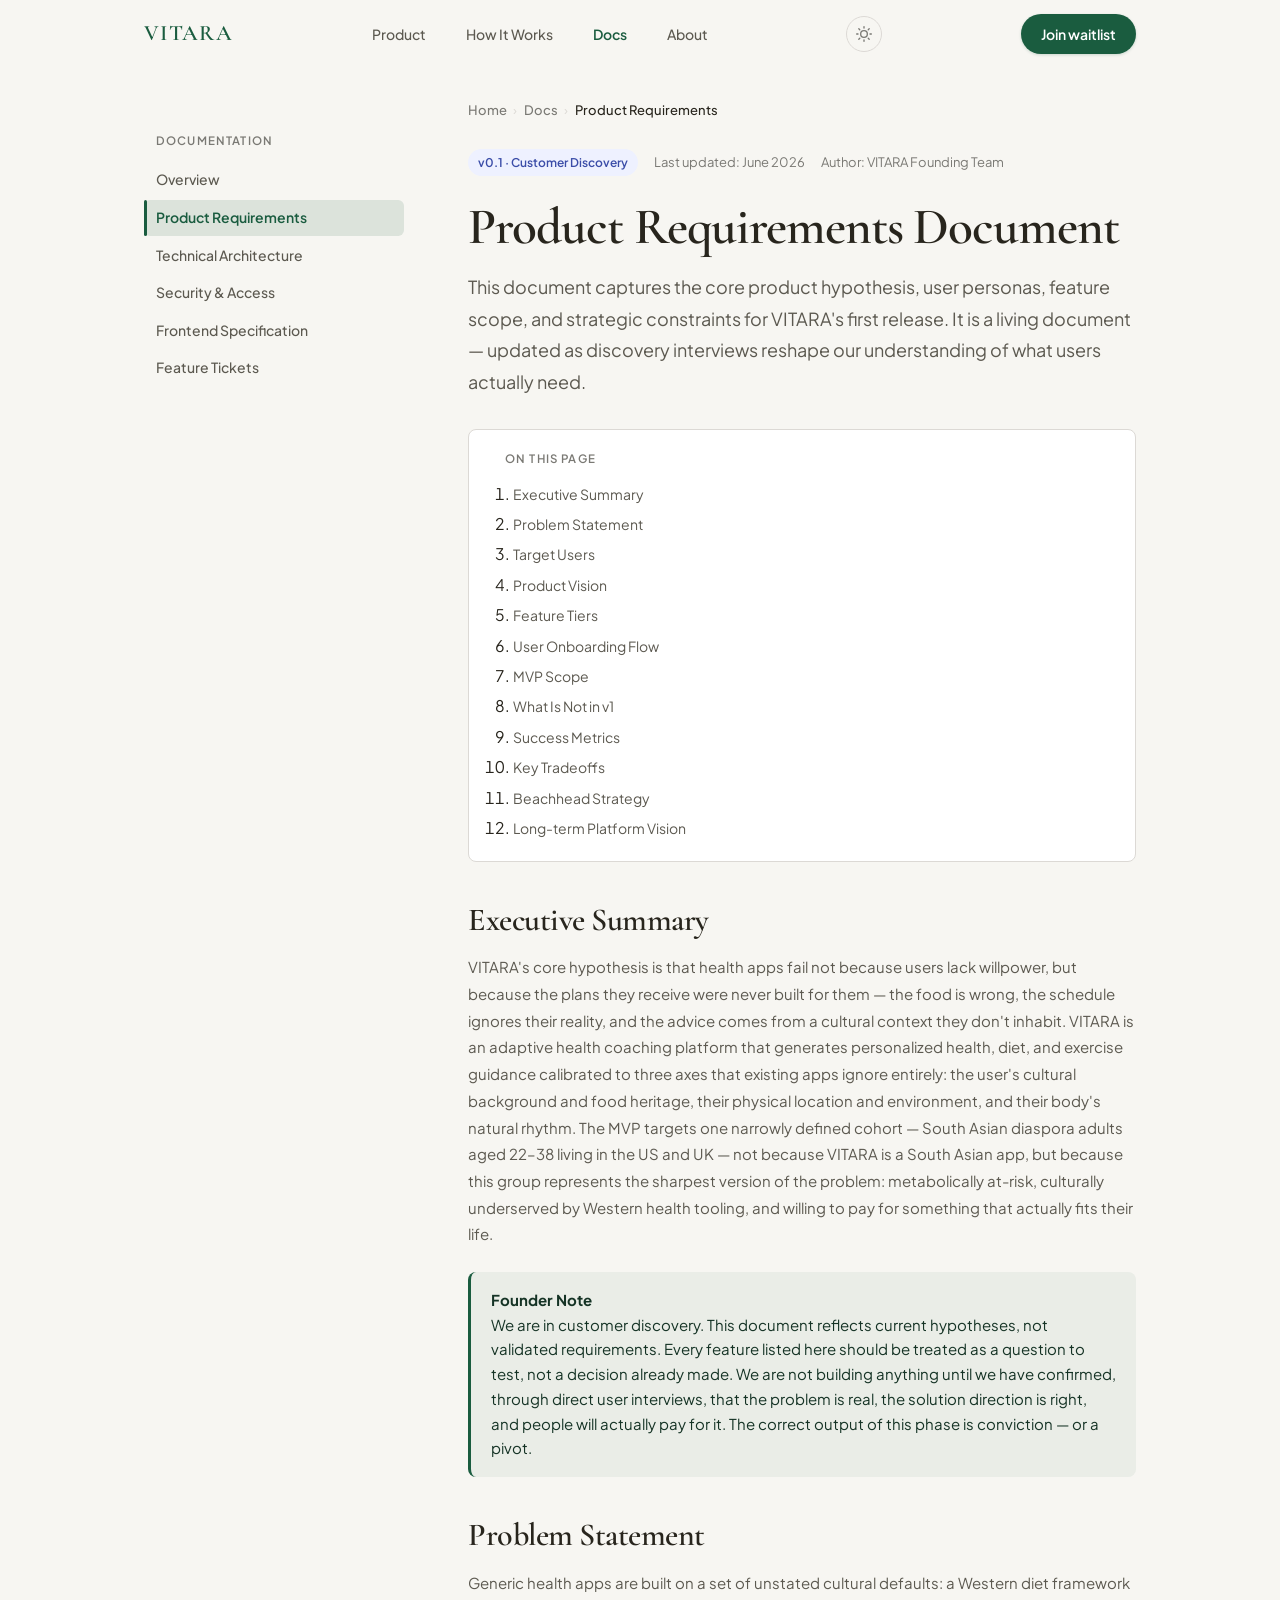
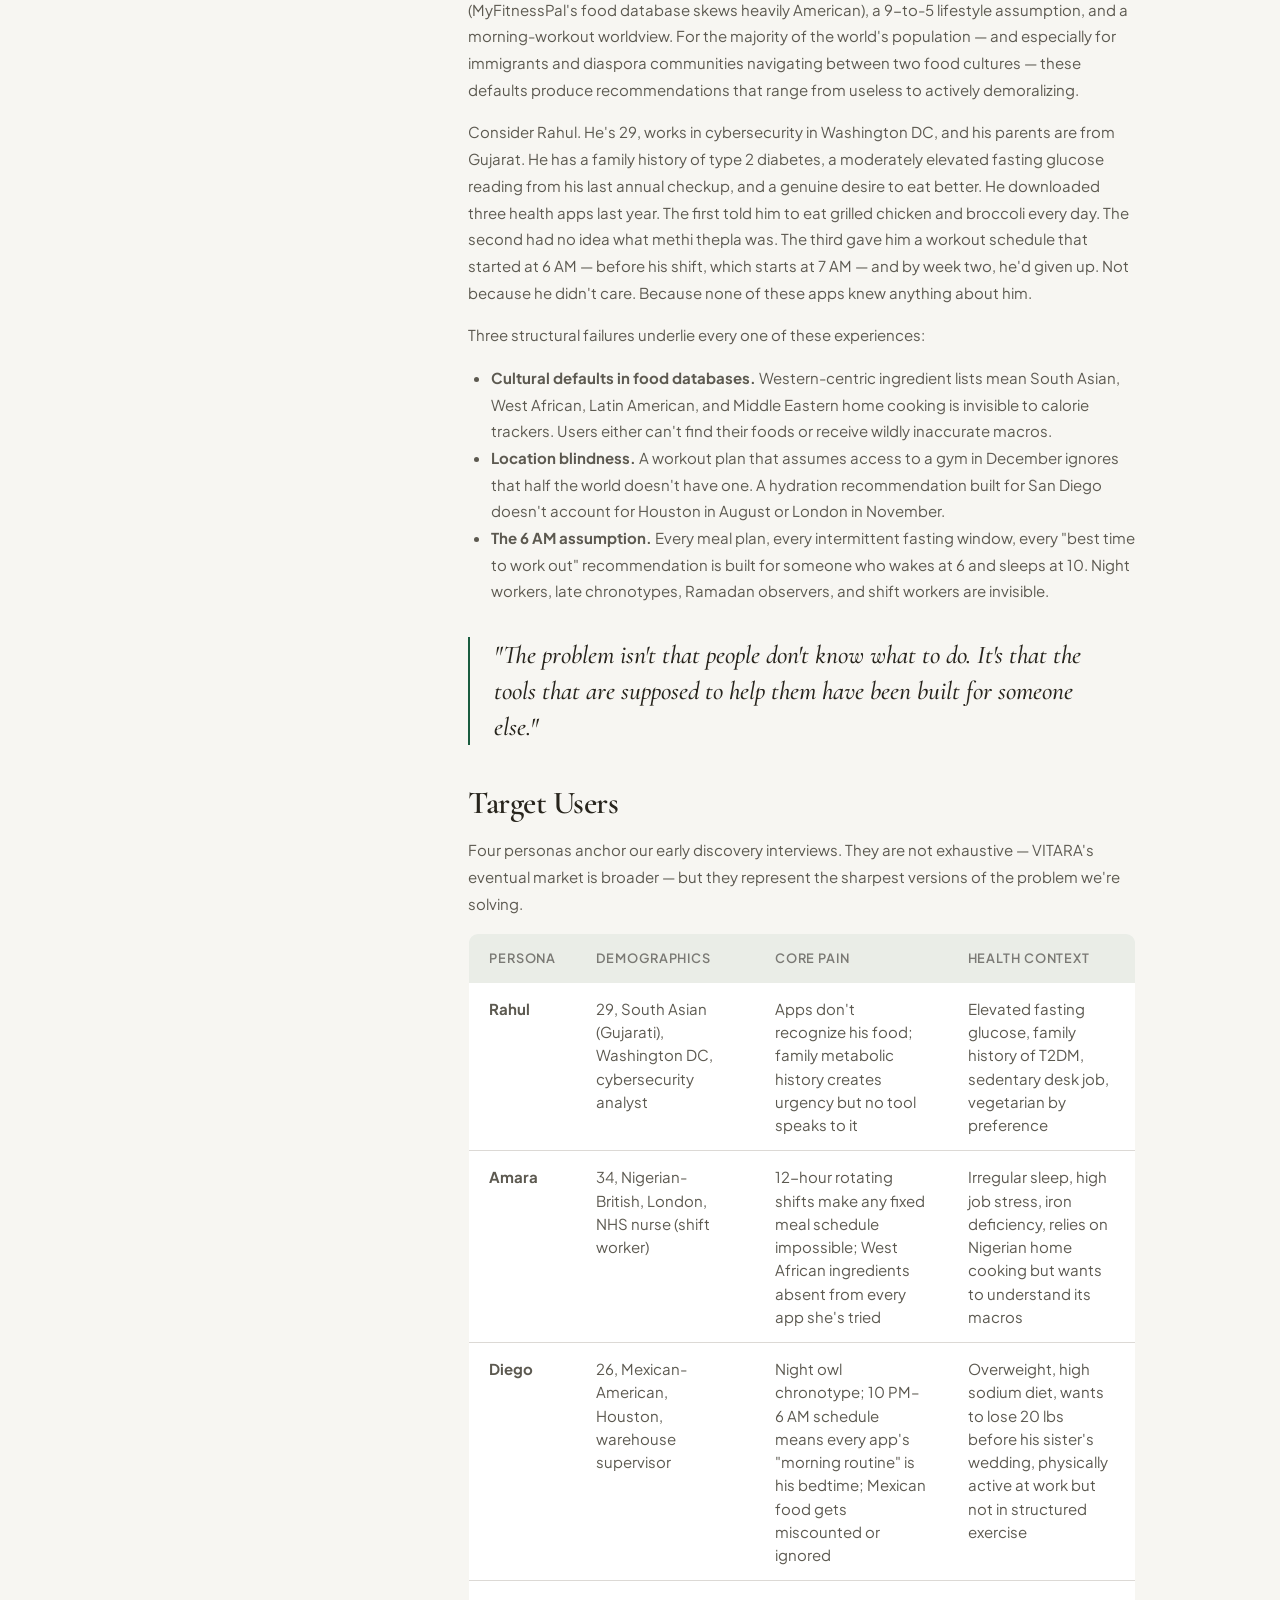
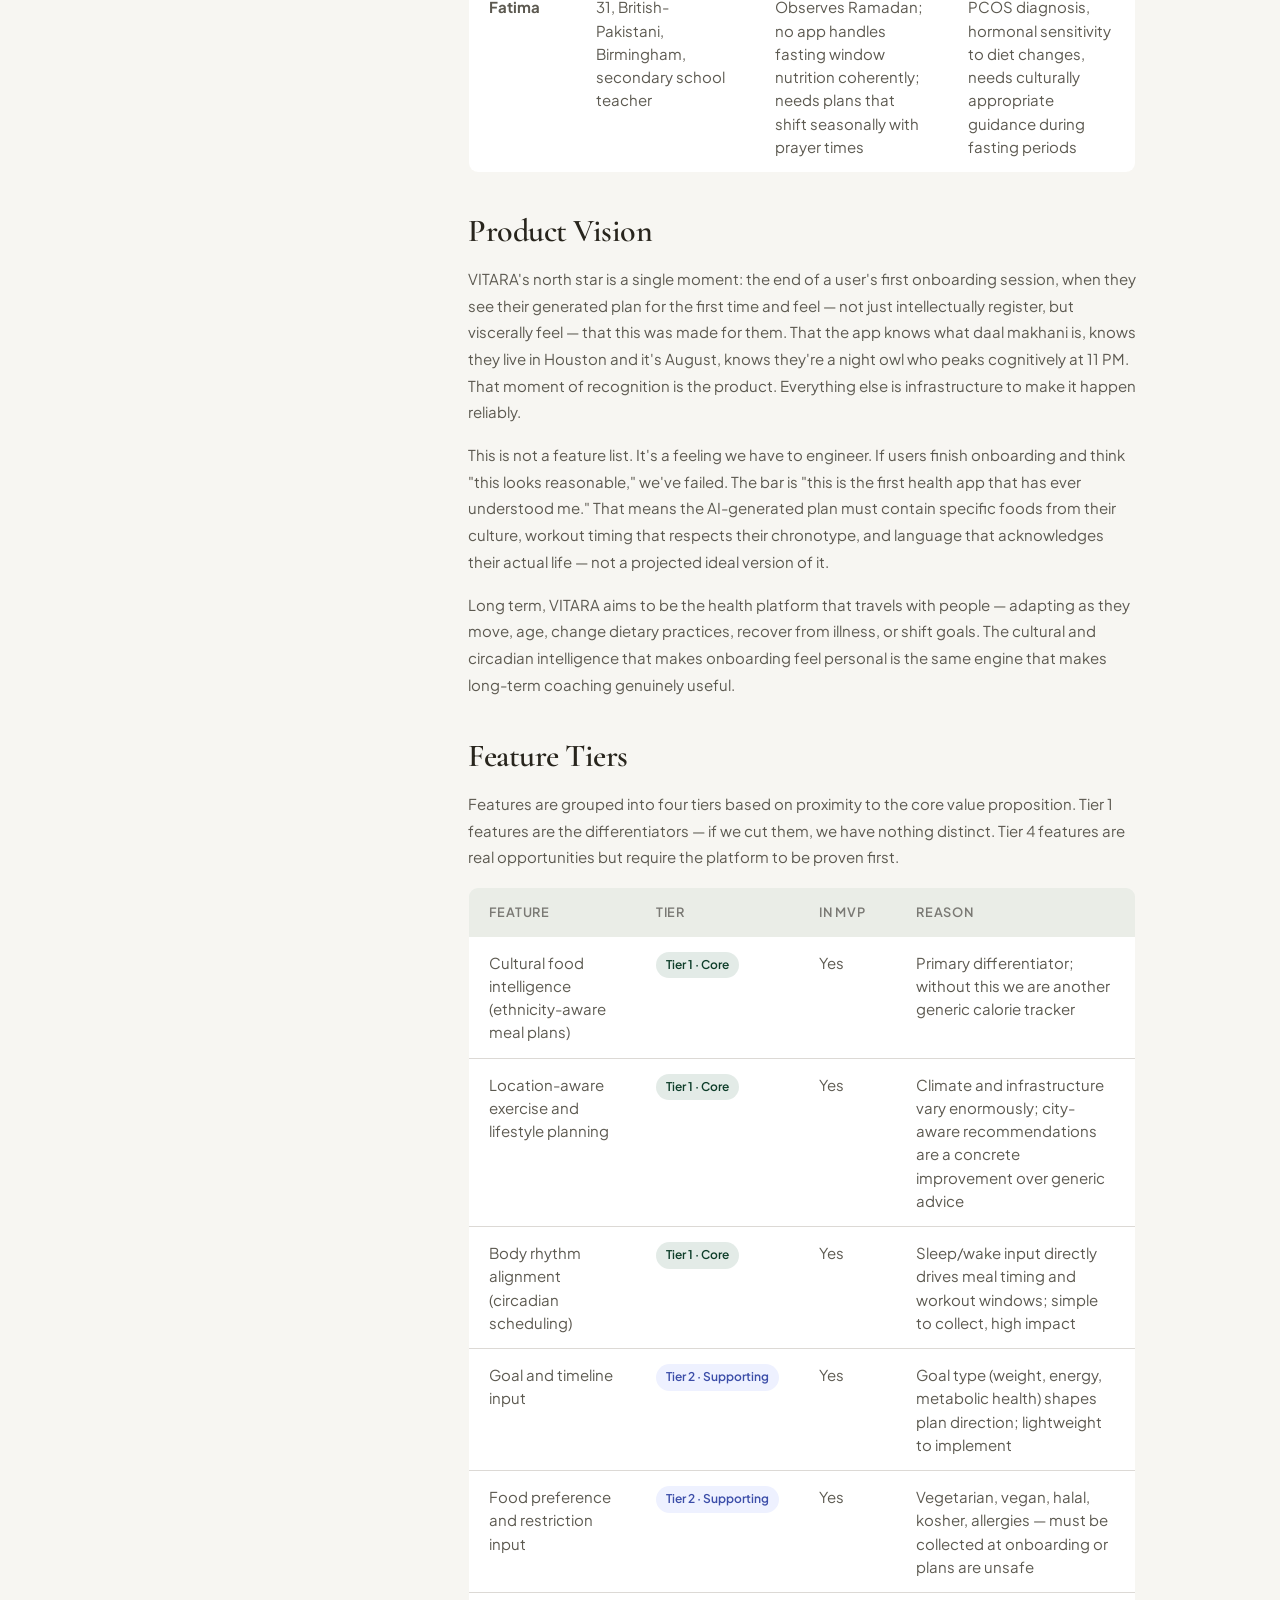
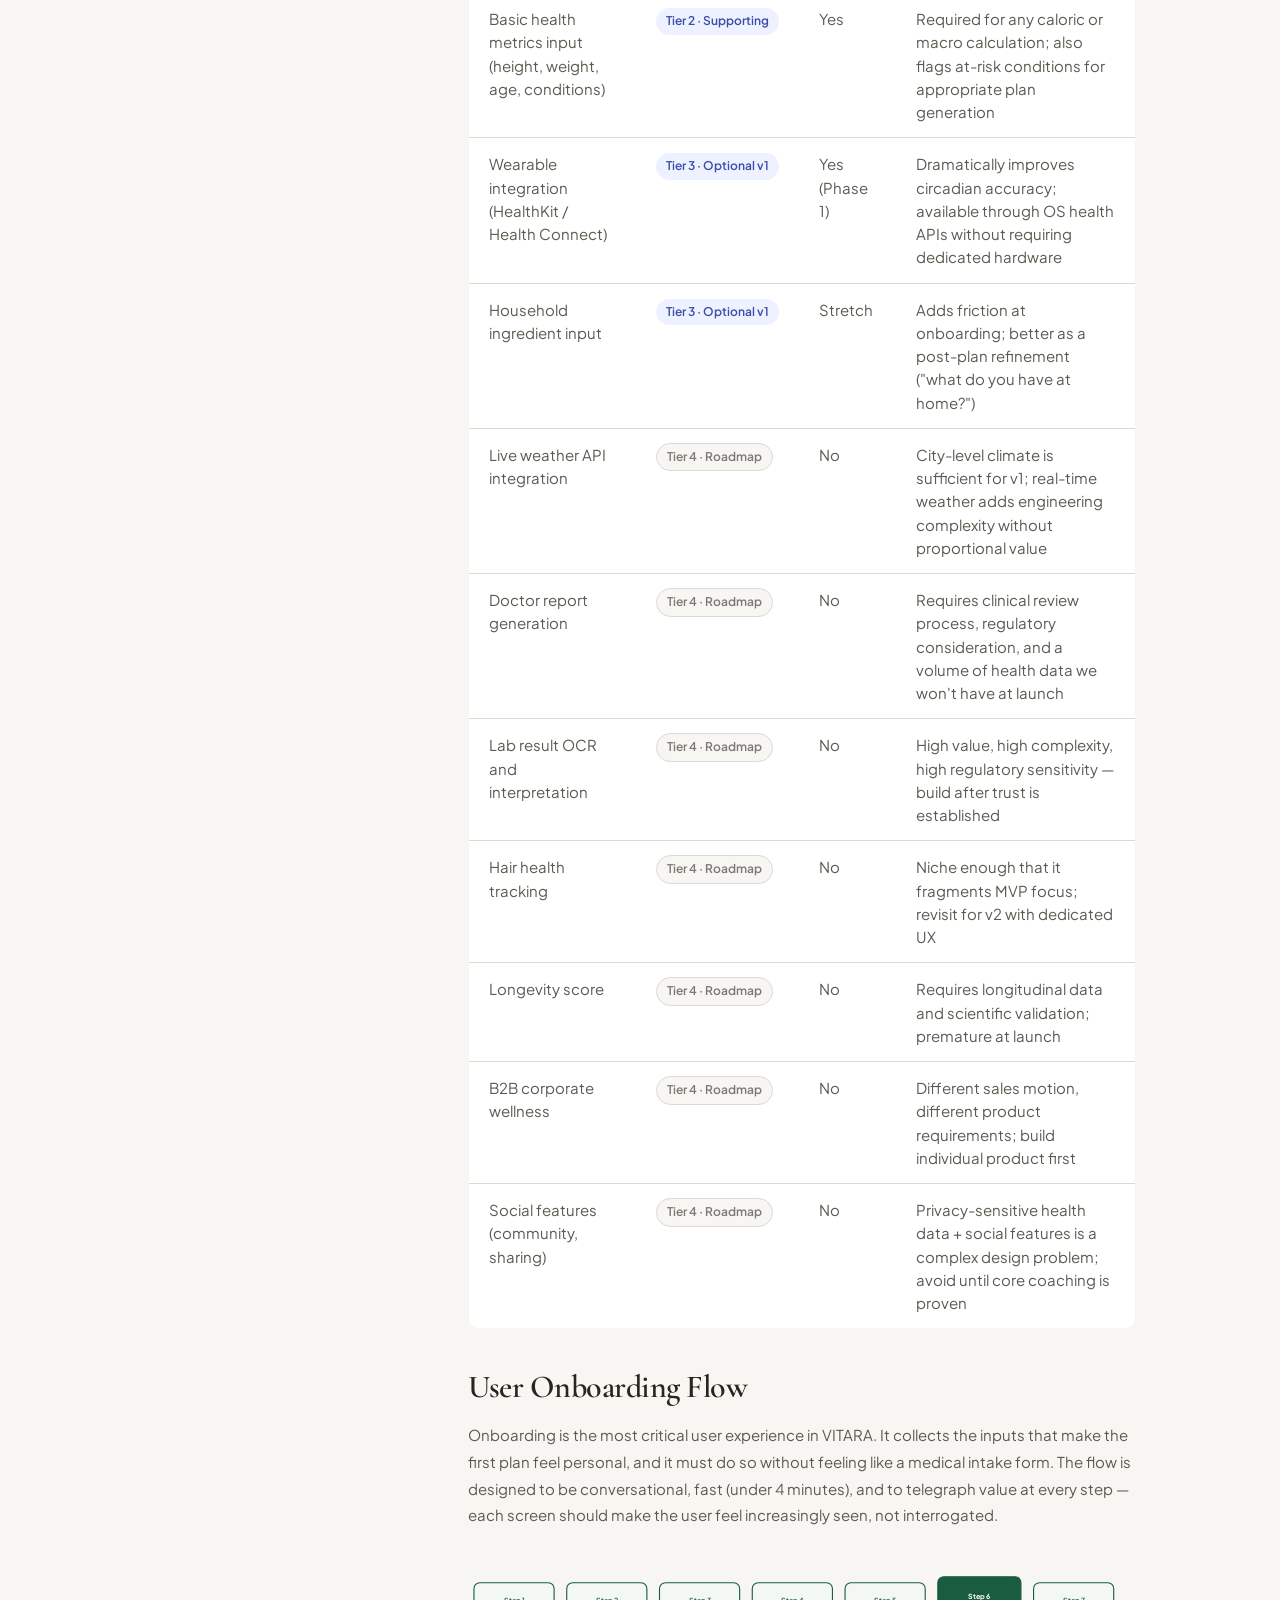
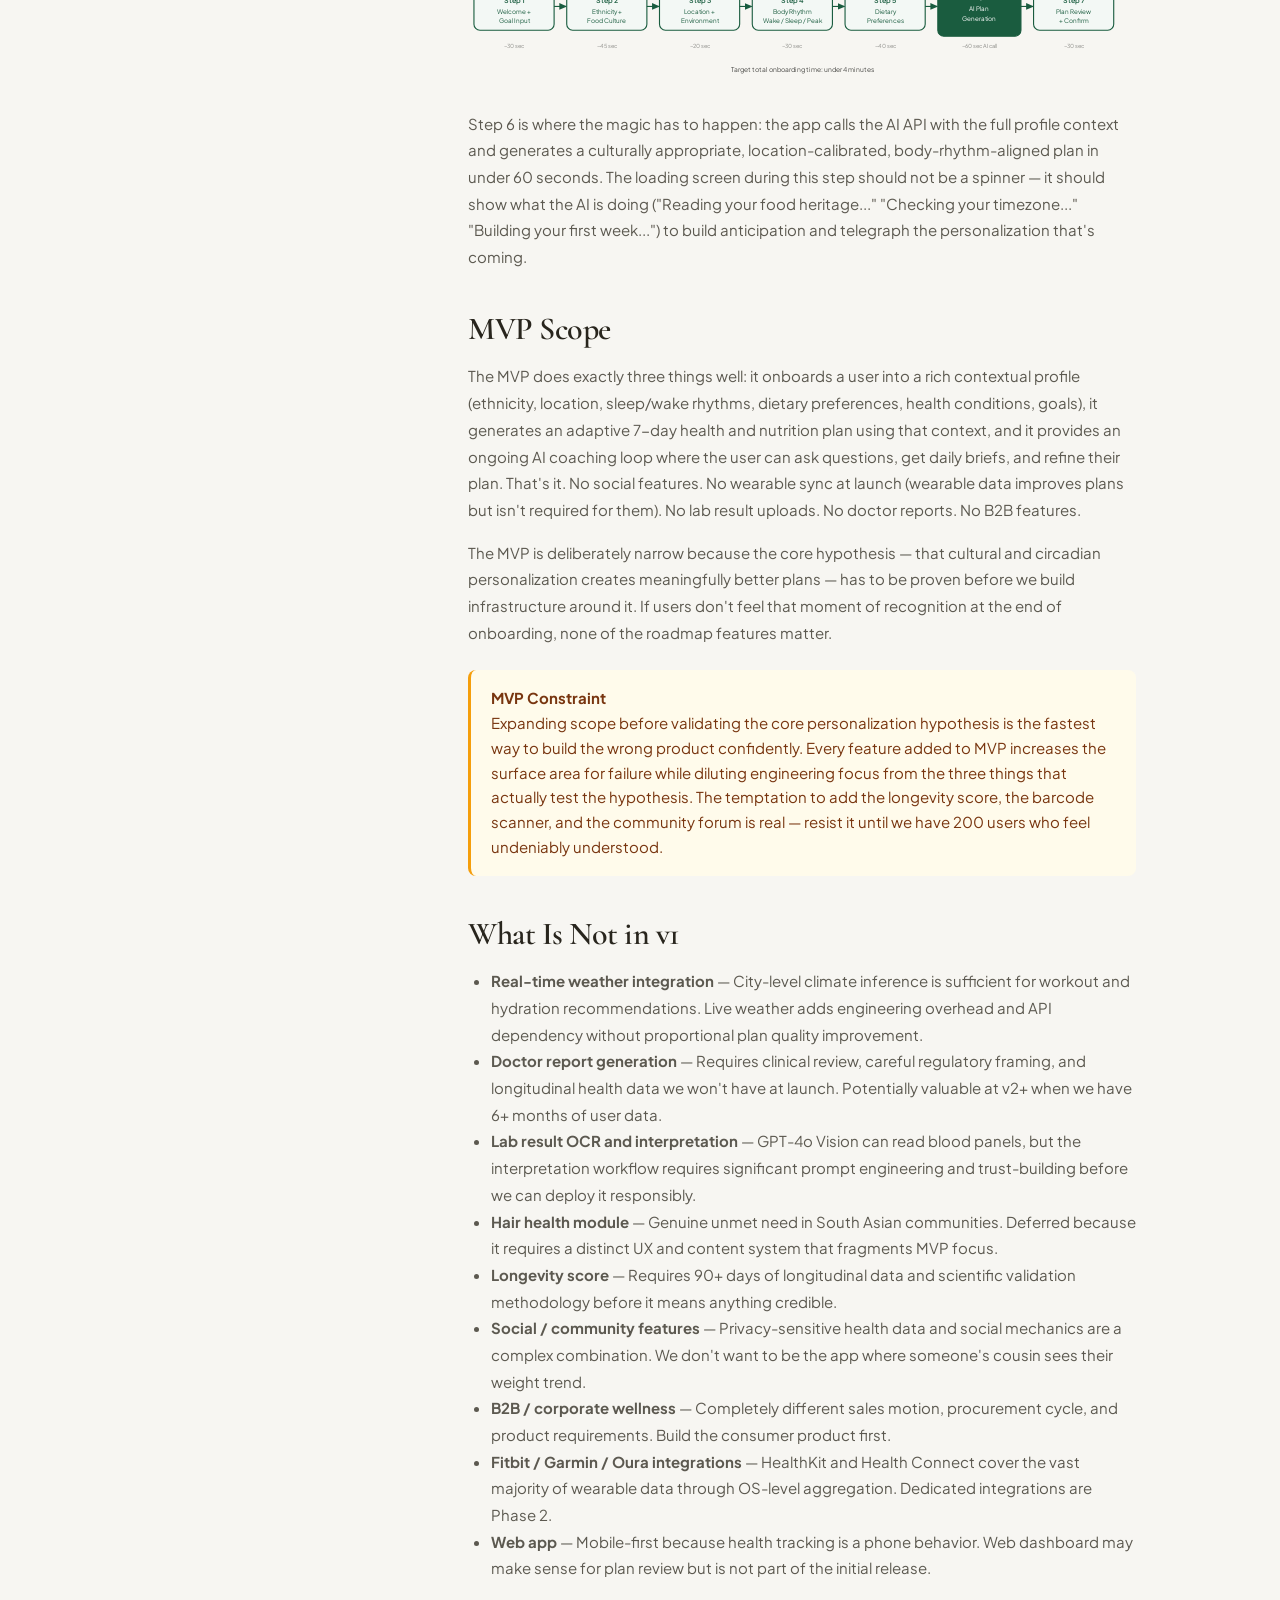
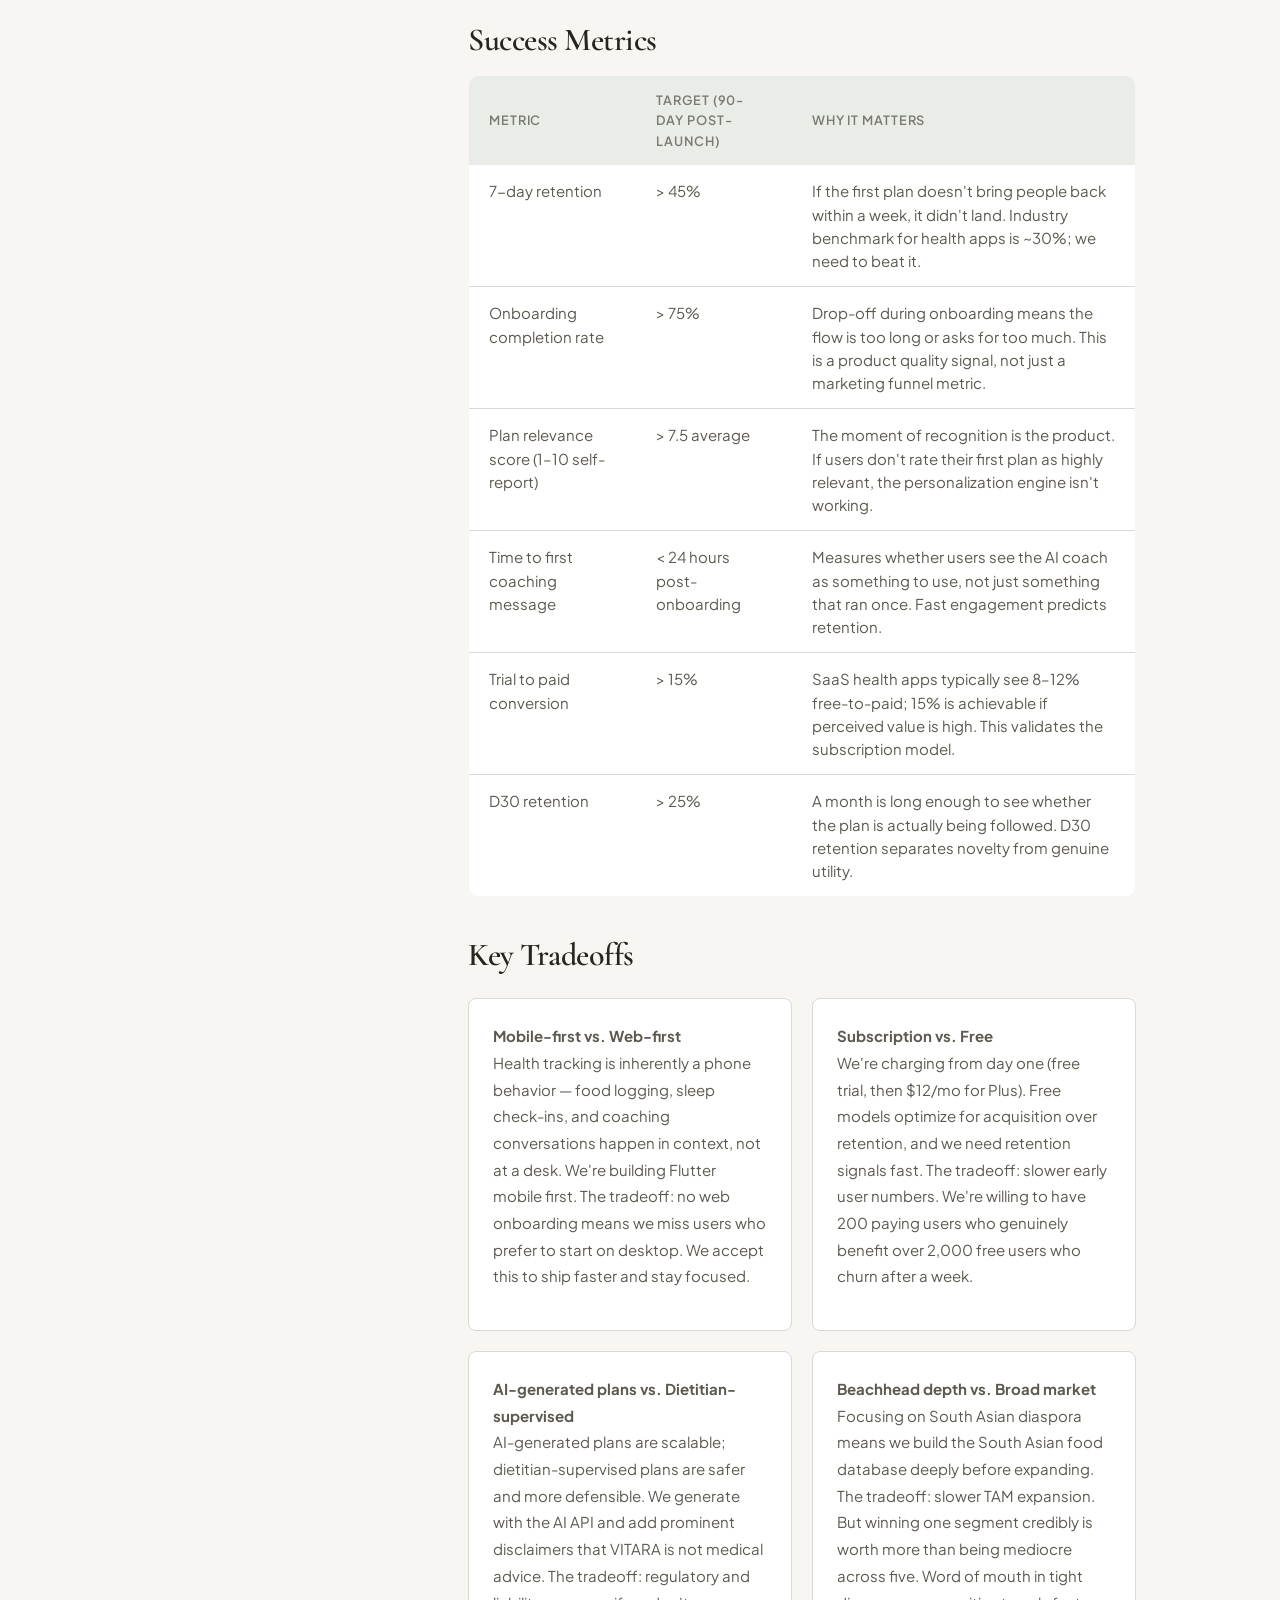
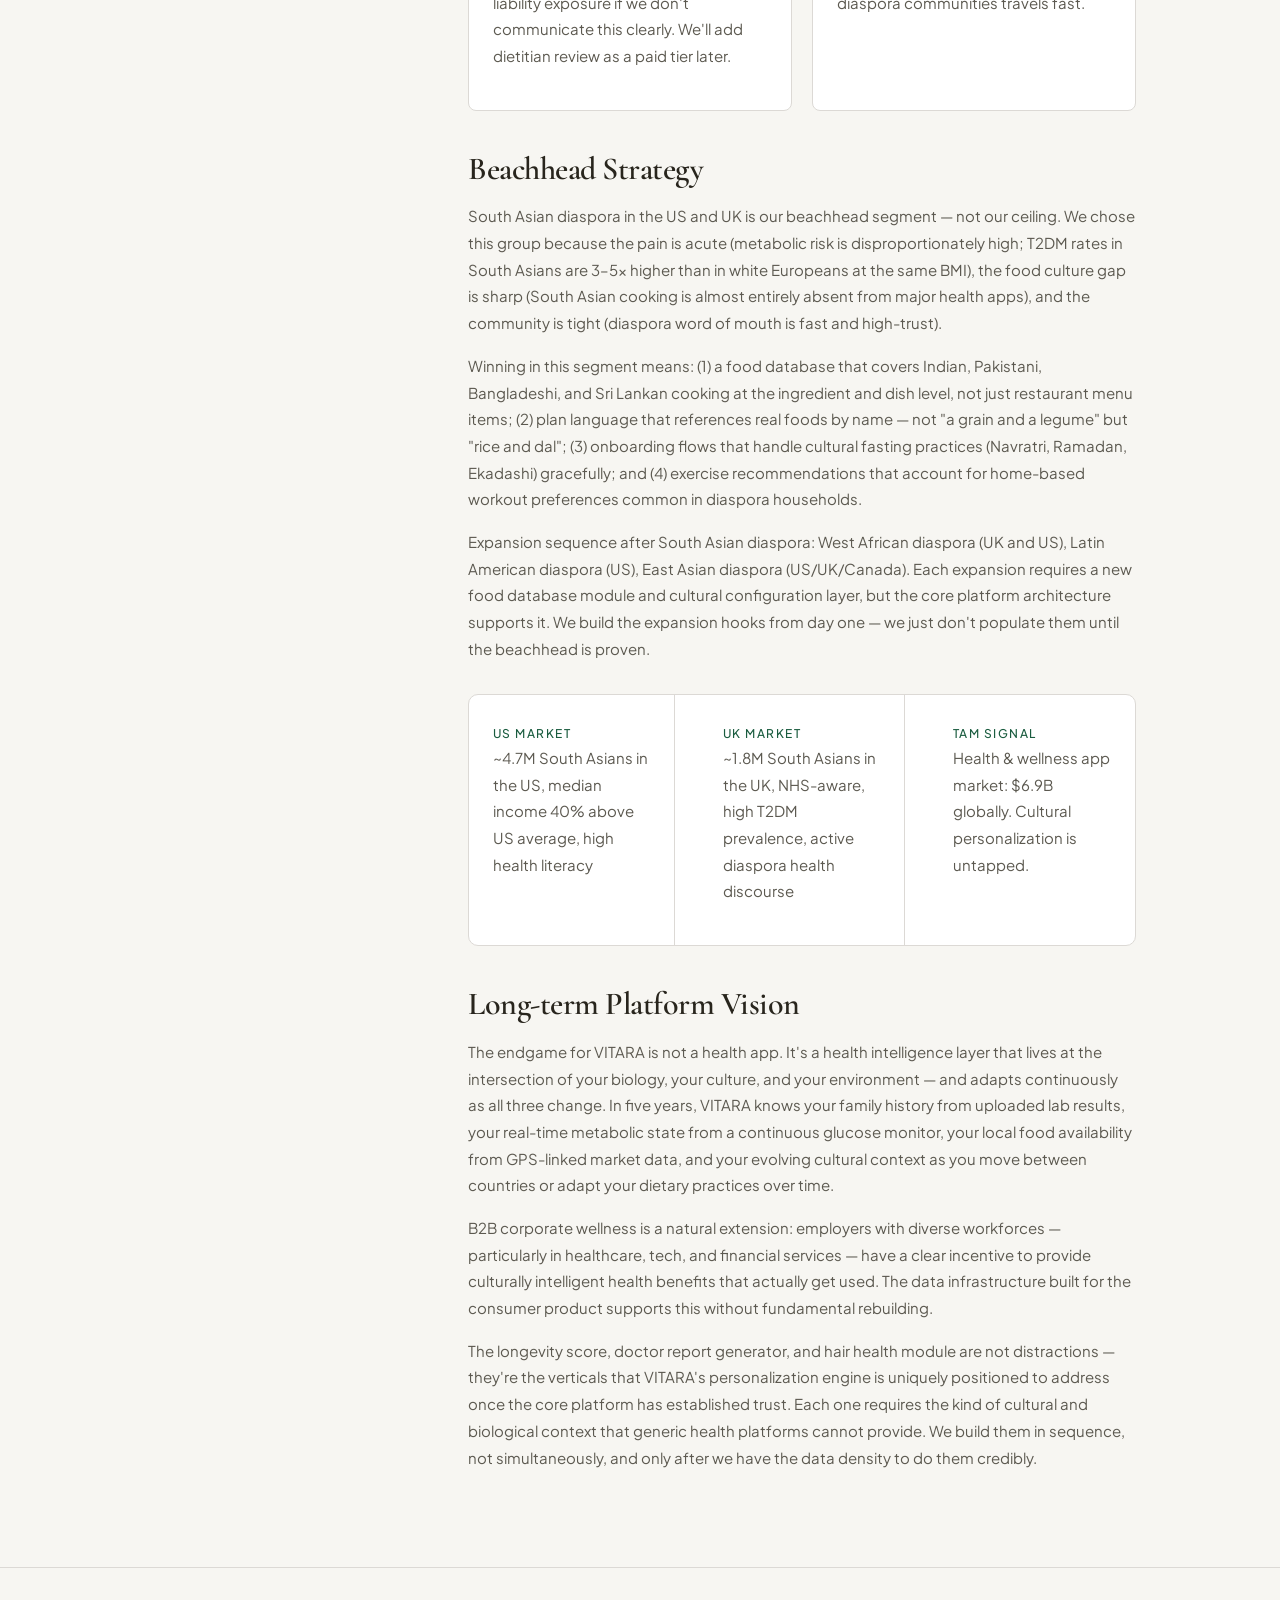
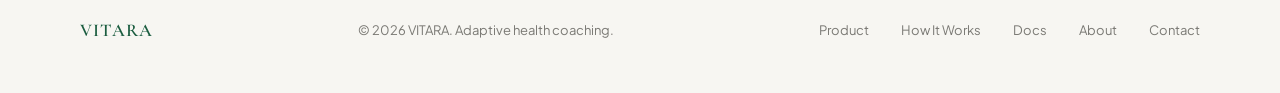
<file: docs/prd/index.html>
<!DOCTYPE html>
<html lang="en">
<head>
  <meta charset="UTF-8" />
  <meta name="viewport" content="width=device-width, initial-scale=1.0" />
  <title>Product Requirements Document — VITARA Docs</title>
  <meta name="description" content="VITARA PRD: product hypothesis, MVP scope, user personas, feature tiers, and beachhead strategy for the adaptive health coaching platform." />
  <link rel="icon" type="image/svg+xml" href="data:image/svg+xml,<svg xmlns='http://www.w3.org/2000/svg' viewBox='0 0 100 100'><rect width='100' height='100' rx='14' fill='%231A5C3F'/><text x='50' y='76' font-family='Georgia,serif' font-size='66' font-weight='600' fill='white' text-anchor='middle'>V</text></svg>" />
  <link rel="preconnect" href="https://fonts.googleapis.com" />
  <link rel="preconnect" href="https://fonts.gstatic.com" crossorigin />
  <link rel="preconnect" href="https://api.fontshare.com" />
  <link href="https://api.fontshare.com/v2/css?f[]=satoshi@400,500&display=swap" rel="stylesheet" />
  <link href="https://fonts.googleapis.com/css2?family=Instrument+Serif:ital@0;1&family=DM+Mono:wght@400;500&family=Cormorant+Garamond:ital,wght@0,400;0,500;0,600;1,400;1,500&family=Plus+Jakarta+Sans:wght@400;500;600;700&display=swap" rel="stylesheet" />
  <link rel="stylesheet" href="../../assets/css/main.css" />
</head>
<body>

<header id="nav">
  <div class="container nav-inner">
    <a href="../../" class="logo">VITARA</a>
    <nav class="nav-links" aria-label="Site navigation">
      <a href="../../product/" class="nav-link">Product</a>
      <a href="../../how-it-works/" class="nav-link">How It Works</a>
      <a href="../../docs/" class="nav-link active">Docs</a>
      <a href="../../about/" class="nav-link">About</a>
    </nav>
    <button class="theme-toggle" id="theme-toggle" aria-label="Toggle dark mode">
      <svg class="icon-sun" width="16" height="16" viewBox="0 0 24 24" fill="none" stroke="currentColor" stroke-width="2" stroke-linecap="round" stroke-linejoin="round"><circle cx="12" cy="12" r="5"/><line x1="12" y1="1" x2="12" y2="3"/><line x1="12" y1="21" x2="12" y2="23"/><line x1="4.22" y1="4.22" x2="5.64" y2="5.64"/><line x1="18.36" y1="18.36" x2="19.78" y2="19.78"/><line x1="1" y1="12" x2="3" y2="12"/><line x1="21" y1="12" x2="23" y2="12"/><line x1="4.22" y1="19.78" x2="5.64" y2="18.36"/><line x1="18.36" y1="5.64" x2="19.78" y2="4.22"/></svg>
      <svg class="icon-moon" width="16" height="16" viewBox="0 0 24 24" fill="none" stroke="currentColor" stroke-width="2" stroke-linecap="round" stroke-linejoin="round"><path d="M21 12.79A9 9 0 1 1 11.21 3 7 7 0 0 0 21 12.79z"/></svg>
    </button>
    <button class="nav-toggle" id="nav-toggle" aria-label="Toggle navigation" aria-expanded="false">
      <span class="nav-toggle-bar"></span>
      <span class="nav-toggle-bar"></span>
    </button>
    <a href="../../#waitlist" class="btn btn-sm nav-desktop-cta">Join waitlist</a>
  </div>
</header>
<div id="nav-mobile" class="nav-mobile">
  <a href="../../product/">Product</a>
  <a href="../../how-it-works/">How It Works</a>
  <a href="../../docs/">Docs</a>
  <a href="../../about/">About</a>
  <a href="../../#waitlist" class="btn btn-sm">Join waitlist</a>
</div>

<main class="docs-main">
  <div class="docs-layout">
    <aside class="docs-sidebar">
      <p class="docs-sidebar-title">Documentation</p>
      <nav class="docs-nav" aria-label="Documentation">
        <a href="../" class="docs-nav-item">Overview</a>
        <a href="../prd/" class="docs-nav-item active">Product Requirements</a>
        <a href="../technical-architecture/" class="docs-nav-item">Technical Architecture</a>
        <a href="../security-access/" class="docs-nav-item">Security &amp; Access</a>
        <a href="../frontend-spec/" class="docs-nav-item">Frontend Specification</a>
        <a href="../feature-tickets/" class="docs-nav-item">Feature Tickets</a>
      </nav>
    </aside>

    <div class="docs-content">
      <nav class="breadcrumb" aria-label="Breadcrumb">
        <a href="../../" class="breadcrumb-item">Home</a>
        <span class="breadcrumb-sep">›</span>
        <a href="../" class="breadcrumb-item">Docs</a>
        <span class="breadcrumb-sep">›</span>
        <span class="breadcrumb-item active">Product Requirements</span>
      </nav>

      <div class="docs-meta">
        <span class="badge badge-next">v0.1 · Customer Discovery</span>
        <span>Last updated: June 2026</span>
        <span>Author: VITARA Founding Team</span>
      </div>

      <h1 class="page-title">Product Requirements Document</h1>
      <p class="lead">This document captures the core product hypothesis, user personas, feature scope, and strategic constraints for VITARA's first release. It is a living document — updated as discovery interviews reshape our understanding of what users actually need.</p>

      <div class="toc">
        <p class="docs-sidebar-title">On this page</p>
        <ol>
          <li><a href="#executive-summary">Executive Summary</a></li>
          <li><a href="#problem-statement">Problem Statement</a></li>
          <li><a href="#target-users">Target Users</a></li>
          <li><a href="#product-vision">Product Vision</a></li>
          <li><a href="#feature-tiers">Feature Tiers</a></li>
          <li><a href="#onboarding-flow">User Onboarding Flow</a></li>
          <li><a href="#mvp-scope">MVP Scope</a></li>
          <li><a href="#not-in-v1">What Is Not in v1</a></li>
          <li><a href="#success-metrics">Success Metrics</a></li>
          <li><a href="#tradeoffs">Key Tradeoffs</a></li>
          <li><a href="#beachhead">Beachhead Strategy</a></li>
          <li><a href="#platform-vision">Long-term Platform Vision</a></li>
        </ol>
      </div>

      <!-- EXECUTIVE SUMMARY -->
      <h2 class="section-title" id="executive-summary">Executive Summary</h2>
      <p class="body-text">VITARA's core hypothesis is that health apps fail not because users lack willpower, but because the plans they receive were never built for them — the food is wrong, the schedule ignores their reality, and the advice comes from a cultural context they don't inhabit. VITARA is an adaptive health coaching platform that generates personalized health, diet, and exercise guidance calibrated to three axes that existing apps ignore entirely: the user's cultural background and food heritage, their physical location and environment, and their body's natural rhythm. The MVP targets one narrowly defined cohort — South Asian diaspora adults aged 22–38 living in the US and UK — not because VITARA is a South Asian app, but because this group represents the sharpest version of the problem: metabolically at-risk, culturally underserved by Western health tooling, and willing to pay for something that actually fits their life.</p>

      <div class="callout callout-tip">
        <strong>Founder Note</strong><br />
        We are in customer discovery. This document reflects current hypotheses, not validated requirements. Every feature listed here should be treated as a question to test, not a decision already made. We are not building anything until we have confirmed, through direct user interviews, that the problem is real, the solution direction is right, and people will actually pay for it. The correct output of this phase is conviction — or a pivot.
      </div>

      <!-- PROBLEM STATEMENT -->
      <h2 class="section-title" id="problem-statement">Problem Statement</h2>
      <p class="body-text">Generic health apps are built on a set of unstated cultural defaults: a Western diet framework (MyFitnessPal's food database skews heavily American), a 9-to-5 lifestyle assumption, and a morning-workout worldview. For the majority of the world's population — and especially for immigrants and diaspora communities navigating between two food cultures — these defaults produce recommendations that range from useless to actively demoralizing.</p>

      <p class="body-text">Consider Rahul. He's 29, works in cybersecurity in Washington DC, and his parents are from Gujarat. He has a family history of type 2 diabetes, a moderately elevated fasting glucose reading from his last annual checkup, and a genuine desire to eat better. He downloaded three health apps last year. The first told him to eat grilled chicken and broccoli every day. The second had no idea what methi thepla was. The third gave him a workout schedule that started at 6 AM — before his shift, which starts at 7 AM — and by week two, he'd given up. Not because he didn't care. Because none of these apps knew anything about him.</p>

      <p class="body-text">Three structural failures underlie every one of these experiences:</p>
      <ul class="body-text">
        <li><strong>Cultural defaults in food databases.</strong> Western-centric ingredient lists mean South Asian, West African, Latin American, and Middle Eastern home cooking is invisible to calorie trackers. Users either can't find their foods or receive wildly inaccurate macros.</li>
        <li><strong>Location blindness.</strong> A workout plan that assumes access to a gym in December ignores that half the world doesn't have one. A hydration recommendation built for San Diego doesn't account for Houston in August or London in November.</li>
        <li><strong>The 6 AM assumption.</strong> Every meal plan, every intermittent fasting window, every "best time to work out" recommendation is built for someone who wakes at 6 and sleeps at 10. Night workers, late chronotypes, Ramadan observers, and shift workers are invisible.</li>
      </ul>

      <p class="pullquote">"The problem isn't that people don't know what to do. It's that the tools that are supposed to help them have been built for someone else."</p>

      <!-- TARGET USERS -->
      <h2 class="section-title" id="target-users">Target Users</h2>
      <p class="body-text">Four personas anchor our early discovery interviews. They are not exhaustive — VITARA's eventual market is broader — but they represent the sharpest versions of the problem we're solving.</p>

      <table class="comparison-table">
        <thead>
          <tr>
            <th>Persona</th>
            <th>Demographics</th>
            <th>Core Pain</th>
            <th>Health Context</th>
          </tr>
        </thead>
        <tbody>
          <tr>
            <td><strong>Rahul</strong></td>
            <td>29, South Asian (Gujarati), Washington DC, cybersecurity analyst</td>
            <td>Apps don't recognize his food; family metabolic history creates urgency but no tool speaks to it</td>
            <td>Elevated fasting glucose, family history of T2DM, sedentary desk job, vegetarian by preference</td>
          </tr>
          <tr>
            <td><strong>Amara</strong></td>
            <td>34, Nigerian-British, London, NHS nurse (shift worker)</td>
            <td>12-hour rotating shifts make any fixed meal schedule impossible; West African ingredients absent from every app she's tried</td>
            <td>Irregular sleep, high job stress, iron deficiency, relies on Nigerian home cooking but wants to understand its macros</td>
          </tr>
          <tr>
            <td><strong>Diego</strong></td>
            <td>26, Mexican-American, Houston, warehouse supervisor</td>
            <td>Night owl chronotype; 10 PM–6 AM schedule means every app's "morning routine" is his bedtime; Mexican food gets miscounted or ignored</td>
            <td>Overweight, high sodium diet, wants to lose 20 lbs before his sister's wedding, physically active at work but not in structured exercise</td>
          </tr>
          <tr>
            <td><strong>Fatima</strong></td>
            <td>31, British-Pakistani, Birmingham, secondary school teacher</td>
            <td>Observes Ramadan; no app handles fasting window nutrition coherently; needs plans that shift seasonally with prayer times</td>
            <td>PCOS diagnosis, hormonal sensitivity to diet changes, needs culturally appropriate guidance during fasting periods</td>
          </tr>
        </tbody>
      </table>

      <!-- PRODUCT VISION -->
      <h2 class="section-title" id="product-vision">Product Vision</h2>
      <p class="body-text">VITARA's north star is a single moment: the end of a user's first onboarding session, when they see their generated plan for the first time and feel — not just intellectually register, but viscerally feel — that this was made for them. That the app knows what daal makhani is, knows they live in Houston and it's August, knows they're a night owl who peaks cognitively at 11 PM. That moment of recognition is the product. Everything else is infrastructure to make it happen reliably.</p>

      <p class="body-text">This is not a feature list. It's a feeling we have to engineer. If users finish onboarding and think "this looks reasonable," we've failed. The bar is "this is the first health app that has ever understood me." That means the AI-generated plan must contain specific foods from their culture, workout timing that respects their chronotype, and language that acknowledges their actual life — not a projected ideal version of it.</p>

      <p class="body-text">Long term, VITARA aims to be the health platform that travels with people — adapting as they move, age, change dietary practices, recover from illness, or shift goals. The cultural and circadian intelligence that makes onboarding feel personal is the same engine that makes long-term coaching genuinely useful.</p>

      <!-- FEATURE TIERS -->
      <h2 class="section-title" id="feature-tiers">Feature Tiers</h2>
      <p class="body-text">Features are grouped into four tiers based on proximity to the core value proposition. Tier 1 features are the differentiators — if we cut them, we have nothing distinct. Tier 4 features are real opportunities but require the platform to be proven first.</p>

      <table class="comparison-table">
        <thead>
          <tr>
            <th>Feature</th>
            <th>Tier</th>
            <th>In MVP</th>
            <th>Reason</th>
          </tr>
        </thead>
        <tbody>
          <tr>
            <td>Cultural food intelligence (ethnicity-aware meal plans)</td>
            <td><span class="badge badge-active">Tier 1 · Core</span></td>
            <td>Yes</td>
            <td>Primary differentiator; without this we are another generic calorie tracker</td>
          </tr>
          <tr>
            <td>Location-aware exercise and lifestyle planning</td>
            <td><span class="badge badge-active">Tier 1 · Core</span></td>
            <td>Yes</td>
            <td>Climate and infrastructure vary enormously; city-aware recommendations are a concrete improvement over generic advice</td>
          </tr>
          <tr>
            <td>Body rhythm alignment (circadian scheduling)</td>
            <td><span class="badge badge-active">Tier 1 · Core</span></td>
            <td>Yes</td>
            <td>Sleep/wake input directly drives meal timing and workout windows; simple to collect, high impact</td>
          </tr>
          <tr>
            <td>Goal and timeline input</td>
            <td><span class="badge badge-next">Tier 2 · Supporting</span></td>
            <td>Yes</td>
            <td>Goal type (weight, energy, metabolic health) shapes plan direction; lightweight to implement</td>
          </tr>
          <tr>
            <td>Food preference and restriction input</td>
            <td><span class="badge badge-next">Tier 2 · Supporting</span></td>
            <td>Yes</td>
            <td>Vegetarian, vegan, halal, kosher, allergies — must be collected at onboarding or plans are unsafe</td>
          </tr>
          <tr>
            <td>Basic health metrics input (height, weight, age, conditions)</td>
            <td><span class="badge badge-next">Tier 2 · Supporting</span></td>
            <td>Yes</td>
            <td>Required for any caloric or macro calculation; also flags at-risk conditions for appropriate plan generation</td>
          </tr>
          <tr>
            <td>Wearable integration (HealthKit / Health Connect)</td>
            <td><span class="badge badge-next">Tier 3 · Optional v1</span></td>
            <td>Yes (Phase 1)</td>
            <td>Dramatically improves circadian accuracy; available through OS health APIs without requiring dedicated hardware</td>
          </tr>
          <tr>
            <td>Household ingredient input</td>
            <td><span class="badge badge-next">Tier 3 · Optional v1</span></td>
            <td>Stretch</td>
            <td>Adds friction at onboarding; better as a post-plan refinement ("what do you have at home?")</td>
          </tr>
          <tr>
            <td>Live weather API integration</td>
            <td><span class="badge badge-future">Tier 4 · Roadmap</span></td>
            <td>No</td>
            <td>City-level climate is sufficient for v1; real-time weather adds engineering complexity without proportional value</td>
          </tr>
          <tr>
            <td>Doctor report generation</td>
            <td><span class="badge badge-future">Tier 4 · Roadmap</span></td>
            <td>No</td>
            <td>Requires clinical review process, regulatory consideration, and a volume of health data we won't have at launch</td>
          </tr>
          <tr>
            <td>Lab result OCR and interpretation</td>
            <td><span class="badge badge-future">Tier 4 · Roadmap</span></td>
            <td>No</td>
            <td>High value, high complexity, high regulatory sensitivity — build after trust is established</td>
          </tr>
          <tr>
            <td>Hair health tracking</td>
            <td><span class="badge badge-future">Tier 4 · Roadmap</span></td>
            <td>No</td>
            <td>Niche enough that it fragments MVP focus; revisit for v2 with dedicated UX</td>
          </tr>
          <tr>
            <td>Longevity score</td>
            <td><span class="badge badge-future">Tier 4 · Roadmap</span></td>
            <td>No</td>
            <td>Requires longitudinal data and scientific validation; premature at launch</td>
          </tr>
          <tr>
            <td>B2B corporate wellness</td>
            <td><span class="badge badge-future">Tier 4 · Roadmap</span></td>
            <td>No</td>
            <td>Different sales motion, different product requirements; build individual product first</td>
          </tr>
          <tr>
            <td>Social features (community, sharing)</td>
            <td><span class="badge badge-future">Tier 4 · Roadmap</span></td>
            <td>No</td>
            <td>Privacy-sensitive health data + social features is a complex design problem; avoid until core coaching is proven</td>
          </tr>
        </tbody>
      </table>

      <!-- ONBOARDING FLOW -->
      <h2 class="section-title" id="onboarding-flow">User Onboarding Flow</h2>
      <p class="body-text">Onboarding is the most critical user experience in VITARA. It collects the inputs that make the first plan feel personal, and it must do so without feeling like a medical intake form. The flow is designed to be conversational, fast (under 4 minutes), and to telegraph value at every step — each screen should make the user feel increasingly seen, not interrogated.</p>

      <svg viewBox="0 0 900 180" xmlns="http://www.w3.org/2000/svg" role="img" aria-label="VITARA onboarding flow: 7 steps from Welcome to Plan Review" style="width:100%;height:auto;display:block;margin:24px 0;">
        <!-- Step boxes -->
        <!-- Step 1 -->
        <rect x="8" y="40" width="108" height="64" rx="8" fill="#F3F8F5" stroke="#1A5C3F" stroke-width="1.5"/>
        <text x="62" y="67" font-family="Plus Jakarta Sans, sans-serif" font-size="9.5" font-weight="600" fill="#1A5C3F" text-anchor="middle">Step 1</text>
        <text x="62" y="82" font-family="Plus Jakarta Sans, sans-serif" font-size="8.5" fill="#1A5C3F" text-anchor="middle">Welcome +</text>
        <text x="62" y="94" font-family="Plus Jakarta Sans, sans-serif" font-size="8.5" fill="#1A5C3F" text-anchor="middle">Goal Input</text>
        <!-- Arrow 1→2 -->
        <line x1="116" y1="72" x2="132" y2="72" stroke="#1A5C3F" stroke-width="1.5" marker-end="url(#arr)"/>
        <!-- Step 2 -->
        <rect x="133" y="40" width="108" height="64" rx="8" fill="#F3F8F5" stroke="#1A5C3F" stroke-width="1.5"/>
        <text x="187" y="67" font-family="Plus Jakarta Sans, sans-serif" font-size="9.5" font-weight="600" fill="#1A5C3F" text-anchor="middle">Step 2</text>
        <text x="187" y="82" font-family="Plus Jakarta Sans, sans-serif" font-size="8.5" fill="#1A5C3F" text-anchor="middle">Ethnicity +</text>
        <text x="187" y="94" font-family="Plus Jakarta Sans, sans-serif" font-size="8.5" fill="#1A5C3F" text-anchor="middle">Food Culture</text>
        <!-- Arrow 2→3 -->
        <line x1="241" y1="72" x2="257" y2="72" stroke="#1A5C3F" stroke-width="1.5" marker-end="url(#arr)"/>
        <!-- Step 3 -->
        <rect x="258" y="40" width="108" height="64" rx="8" fill="#F3F8F5" stroke="#1A5C3F" stroke-width="1.5"/>
        <text x="312" y="67" font-family="Plus Jakarta Sans, sans-serif" font-size="9.5" font-weight="600" fill="#1A5C3F" text-anchor="middle">Step 3</text>
        <text x="312" y="82" font-family="Plus Jakarta Sans, sans-serif" font-size="8.5" fill="#1A5C3F" text-anchor="middle">Location +</text>
        <text x="312" y="94" font-family="Plus Jakarta Sans, sans-serif" font-size="8.5" fill="#1A5C3F" text-anchor="middle">Environment</text>
        <!-- Arrow 3→4 -->
        <line x1="366" y1="72" x2="382" y2="72" stroke="#1A5C3F" stroke-width="1.5" marker-end="url(#arr)"/>
        <!-- Step 4 -->
        <rect x="383" y="40" width="108" height="64" rx="8" fill="#F3F8F5" stroke="#1A5C3F" stroke-width="1.5"/>
        <text x="437" y="67" font-family="Plus Jakarta Sans, sans-serif" font-size="9.5" font-weight="600" fill="#1A5C3F" text-anchor="middle">Step 4</text>
        <text x="437" y="82" font-family="Plus Jakarta Sans, sans-serif" font-size="8.5" fill="#1A5C3F" text-anchor="middle">Body Rhythm</text>
        <text x="437" y="94" font-family="Plus Jakarta Sans, sans-serif" font-size="8.5" fill="#1A5C3F" text-anchor="middle">Wake / Sleep / Peak</text>
        <!-- Arrow 4→5 -->
        <line x1="491" y1="72" x2="507" y2="72" stroke="#1A5C3F" stroke-width="1.5" marker-end="url(#arr)"/>
        <!-- Step 5 -->
        <rect x="508" y="40" width="108" height="64" rx="8" fill="#F3F8F5" stroke="#1A5C3F" stroke-width="1.5"/>
        <text x="562" y="67" font-family="Plus Jakarta Sans, sans-serif" font-size="9.5" font-weight="600" fill="#1A5C3F" text-anchor="middle">Step 5</text>
        <text x="562" y="82" font-family="Plus Jakarta Sans, sans-serif" font-size="8.5" fill="#1A5C3F" text-anchor="middle">Dietary</text>
        <text x="562" y="94" font-family="Plus Jakarta Sans, sans-serif" font-size="8.5" fill="#1A5C3F" text-anchor="middle">Preferences</text>
        <!-- Arrow 5→6 -->
        <line x1="616" y1="72" x2="632" y2="72" stroke="#1A5C3F" stroke-width="1.5" marker-end="url(#arr)"/>
        <!-- Step 6 — Plan Generation (highlighted) -->
        <rect x="633" y="32" width="112" height="80" rx="8" fill="#1A5C3F" stroke="#1A5C3F" stroke-width="1.5"/>
        <text x="689" y="62" font-family="Plus Jakarta Sans, sans-serif" font-size="9.5" font-weight="700" fill="white" text-anchor="middle">Step 6</text>
        <text x="689" y="78" font-family="Plus Jakarta Sans, sans-serif" font-size="8.5" fill="white" text-anchor="middle">AI Plan</text>
        <text x="689" y="91" font-family="Plus Jakarta Sans, sans-serif" font-size="8.5" fill="white" text-anchor="middle">Generation</text>
        <!-- Arrow 6→7 -->
        <line x1="745" y1="72" x2="761" y2="72" stroke="#1A5C3F" stroke-width="1.5" marker-end="url(#arr)"/>
        <!-- Step 7 -->
        <rect x="762" y="40" width="108" height="64" rx="8" fill="#F3F8F5" stroke="#1A5C3F" stroke-width="1.5"/>
        <text x="816" y="67" font-family="Plus Jakarta Sans, sans-serif" font-size="9.5" font-weight="600" fill="#1A5C3F" text-anchor="middle">Step 7</text>
        <text x="816" y="82" font-family="Plus Jakarta Sans, sans-serif" font-size="8.5" fill="#1A5C3F" text-anchor="middle">Plan Review</text>
        <text x="816" y="94" font-family="Plus Jakarta Sans, sans-serif" font-size="8.5" fill="#1A5C3F" text-anchor="middle">+ Confirm</text>
        <!-- Arrow marker -->
        <defs>
          <marker id="arr" markerWidth="8" markerHeight="8" refX="6" refY="3" orient="auto">
            <path d="M0,0 L0,6 L7,3 z" fill="#1A5C3F"/>
          </marker>
        </defs>
        <!-- Label row -->
        <text x="62" y="128" font-family="Plus Jakarta Sans, sans-serif" font-size="7.5" fill="#8C8C88" text-anchor="middle">~30 sec</text>
        <text x="187" y="128" font-family="Plus Jakarta Sans, sans-serif" font-size="7.5" fill="#8C8C88" text-anchor="middle">~45 sec</text>
        <text x="312" y="128" font-family="Plus Jakarta Sans, sans-serif" font-size="7.5" fill="#8C8C88" text-anchor="middle">~20 sec</text>
        <text x="437" y="128" font-family="Plus Jakarta Sans, sans-serif" font-size="7.5" fill="#8C8C88" text-anchor="middle">~30 sec</text>
        <text x="562" y="128" font-family="Plus Jakarta Sans, sans-serif" font-size="7.5" fill="#8C8C88" text-anchor="middle">~40 sec</text>
        <text x="689" y="128" font-family="Plus Jakarta Sans, sans-serif" font-size="7.5" fill="#8C8C88" text-anchor="middle">~60 sec AI call</text>
        <text x="816" y="128" font-family="Plus Jakarta Sans, sans-serif" font-size="7.5" fill="#8C8C88" text-anchor="middle">~30 sec</text>
        <!-- Total time label -->
        <text x="450" y="160" font-family="Plus Jakarta Sans, sans-serif" font-size="9" fill="#4A4A47" text-anchor="middle">Target total onboarding time: under 4 minutes</text>
      </svg>

      <p class="body-text">Step 6 is where the magic has to happen: the app calls the AI API with the full profile context and generates a culturally appropriate, location-calibrated, body-rhythm-aligned plan in under 60 seconds. The loading screen during this step should not be a spinner — it should show what the AI is doing ("Reading your food heritage..." "Checking your timezone..." "Building your first week...") to build anticipation and telegraph the personalization that's coming.</p>

      <!-- MVP SCOPE -->
      <h2 class="section-title" id="mvp-scope">MVP Scope</h2>
      <p class="body-text">The MVP does exactly three things well: it onboards a user into a rich contextual profile (ethnicity, location, sleep/wake rhythms, dietary preferences, health conditions, goals), it generates an adaptive 7-day health and nutrition plan using that context, and it provides an ongoing AI coaching loop where the user can ask questions, get daily briefs, and refine their plan. That's it. No social features. No wearable sync at launch (wearable data improves plans but isn't required for them). No lab result uploads. No doctor reports. No B2B features.</p>

      <p class="body-text">The MVP is deliberately narrow because the core hypothesis — that cultural and circadian personalization creates meaningfully better plans — has to be proven before we build infrastructure around it. If users don't feel that moment of recognition at the end of onboarding, none of the roadmap features matter.</p>

      <div class="callout callout-warning">
        <strong>MVP Constraint</strong><br />
        Expanding scope before validating the core personalization hypothesis is the fastest way to build the wrong product confidently. Every feature added to MVP increases the surface area for failure while diluting engineering focus from the three things that actually test the hypothesis. The temptation to add the longevity score, the barcode scanner, and the community forum is real — resist it until we have 200 users who feel undeniably understood.
      </div>

      <!-- NOT IN V1 -->
      <h2 class="section-title" id="not-in-v1">What Is Not in v1</h2>
      <ul class="body-text">
        <li><strong>Real-time weather integration</strong> — City-level climate inference is sufficient for workout and hydration recommendations. Live weather adds engineering overhead and API dependency without proportional plan quality improvement.</li>
        <li><strong>Doctor report generation</strong> — Requires clinical review, careful regulatory framing, and longitudinal health data we won't have at launch. Potentially valuable at v2+ when we have 6+ months of user data.</li>
        <li><strong>Lab result OCR and interpretation</strong> — GPT-4o Vision can read blood panels, but the interpretation workflow requires significant prompt engineering and trust-building before we can deploy it responsibly.</li>
        <li><strong>Hair health module</strong> — Genuine unmet need in South Asian communities. Deferred because it requires a distinct UX and content system that fragments MVP focus.</li>
        <li><strong>Longevity score</strong> — Requires 90+ days of longitudinal data and scientific validation methodology before it means anything credible.</li>
        <li><strong>Social / community features</strong> — Privacy-sensitive health data and social mechanics are a complex combination. We don't want to be the app where someone's cousin sees their weight trend.</li>
        <li><strong>B2B / corporate wellness</strong> — Completely different sales motion, procurement cycle, and product requirements. Build the consumer product first.</li>
        <li><strong>Fitbit / Garmin / Oura integrations</strong> — HealthKit and Health Connect cover the vast majority of wearable data through OS-level aggregation. Dedicated integrations are Phase 2.</li>
        <li><strong>Web app</strong> — Mobile-first because health tracking is a phone behavior. Web dashboard may make sense for plan review but is not part of the initial release.</li>
      </ul>

      <!-- SUCCESS METRICS -->
      <h2 class="section-title" id="success-metrics">Success Metrics</h2>
      <table class="comparison-table">
        <thead>
          <tr>
            <th>Metric</th>
            <th>Target (90-day post-launch)</th>
            <th>Why It Matters</th>
          </tr>
        </thead>
        <tbody>
          <tr>
            <td>7-day retention</td>
            <td>&gt; 45%</td>
            <td>If the first plan doesn't bring people back within a week, it didn't land. Industry benchmark for health apps is ~30%; we need to beat it.</td>
          </tr>
          <tr>
            <td>Onboarding completion rate</td>
            <td>&gt; 75%</td>
            <td>Drop-off during onboarding means the flow is too long or asks for too much. This is a product quality signal, not just a marketing funnel metric.</td>
          </tr>
          <tr>
            <td>Plan relevance score (1–10 self-report)</td>
            <td>&gt; 7.5 average</td>
            <td>The moment of recognition is the product. If users don't rate their first plan as highly relevant, the personalization engine isn't working.</td>
          </tr>
          <tr>
            <td>Time to first coaching message</td>
            <td>&lt; 24 hours post-onboarding</td>
            <td>Measures whether users see the AI coach as something to use, not just something that ran once. Fast engagement predicts retention.</td>
          </tr>
          <tr>
            <td>Trial to paid conversion</td>
            <td>&gt; 15%</td>
            <td>SaaS health apps typically see 8–12% free-to-paid; 15% is achievable if perceived value is high. This validates the subscription model.</td>
          </tr>
          <tr>
            <td>D30 retention</td>
            <td>&gt; 25%</td>
            <td>A month is long enough to see whether the plan is actually being followed. D30 retention separates novelty from genuine utility.</td>
          </tr>
        </tbody>
      </table>

      <!-- TRADEOFFS -->
      <h2 class="section-title" id="tradeoffs">Key Tradeoffs</h2>

      <div class="card-grid">
        <div class="card">
          <strong class="body-text">Mobile-first vs. Web-first</strong>
          <p class="body-text">Health tracking is inherently a phone behavior — food logging, sleep check-ins, and coaching conversations happen in context, not at a desk. We're building Flutter mobile first. The tradeoff: no web onboarding means we miss users who prefer to start on desktop. We accept this to ship faster and stay focused.</p>
        </div>
        <div class="card">
          <strong class="body-text">Subscription vs. Free</strong>
          <p class="body-text">We're charging from day one (free trial, then $12/mo for Plus). Free models optimize for acquisition over retention, and we need retention signals fast. The tradeoff: slower early user numbers. We're willing to have 200 paying users who genuinely benefit over 2,000 free users who churn after a week.</p>
        </div>
        <div class="card">
          <strong class="body-text">AI-generated plans vs. Dietitian-supervised</strong>
          <p class="body-text">AI-generated plans are scalable; dietitian-supervised plans are safer and more defensible. We generate with the AI API and add prominent disclaimers that VITARA is not medical advice. The tradeoff: regulatory and liability exposure if we don't communicate this clearly. We'll add dietitian review as a paid tier later.</p>
        </div>
        <div class="card">
          <strong class="body-text">Beachhead depth vs. Broad market</strong>
          <p class="body-text">Focusing on South Asian diaspora means we build the South Asian food database deeply before expanding. The tradeoff: slower TAM expansion. But winning one segment credibly is worth more than being mediocre across five. Word of mouth in tight diaspora communities travels fast.</p>
        </div>
      </div>

      <!-- BEACHHEAD STRATEGY -->
      <h2 class="section-title" id="beachhead">Beachhead Strategy</h2>
      <p class="body-text">South Asian diaspora in the US and UK is our beachhead segment — not our ceiling. We chose this group because the pain is acute (metabolic risk is disproportionately high; T2DM rates in South Asians are 3–5x higher than in white Europeans at the same BMI), the food culture gap is sharp (South Asian cooking is almost entirely absent from major health apps), and the community is tight (diaspora word of mouth is fast and high-trust).</p>

      <p class="body-text">Winning in this segment means: (1) a food database that covers Indian, Pakistani, Bangladeshi, and Sri Lankan cooking at the ingredient and dish level, not just restaurant menu items; (2) plan language that references real foods by name — not "a grain and a legume" but "rice and dal"; (3) onboarding flows that handle cultural fasting practices (Navratri, Ramadan, Ekadashi) gracefully; and (4) exercise recommendations that account for home-based workout preferences common in diaspora households.</p>

      <p class="body-text">Expansion sequence after South Asian diaspora: West African diaspora (UK and US), Latin American diaspora (US), East Asian diaspora (US/UK/Canada). Each expansion requires a new food database module and cultural configuration layer, but the core platform architecture supports it. We build the expansion hooks from day one — we just don't populate them until the beachhead is proven.</p>

      <div class="stat-row">
        <div>
          <span class="eyebrow">US Market</span>
          <p class="body-text">~4.7M South Asians in the US, median income 40% above US average, high health literacy</p>
        </div>
        <div>
          <span class="eyebrow">UK Market</span>
          <p class="body-text">~1.8M South Asians in the UK, NHS-aware, high T2DM prevalence, active diaspora health discourse</p>
        </div>
        <div>
          <span class="eyebrow">TAM Signal</span>
          <p class="body-text">Health &amp; wellness app market: $6.9B globally. Cultural personalization is untapped.</p>
        </div>
      </div>

      <!-- PLATFORM VISION -->
      <h2 class="section-title" id="platform-vision">Long-term Platform Vision</h2>
      <p class="body-text">The endgame for VITARA is not a health app. It's a health intelligence layer that lives at the intersection of your biology, your culture, and your environment — and adapts continuously as all three change. In five years, VITARA knows your family history from uploaded lab results, your real-time metabolic state from a continuous glucose monitor, your local food availability from GPS-linked market data, and your evolving cultural context as you move between countries or adapt your dietary practices over time.</p>

      <p class="body-text">B2B corporate wellness is a natural extension: employers with diverse workforces — particularly in healthcare, tech, and financial services — have a clear incentive to provide culturally intelligent health benefits that actually get used. The data infrastructure built for the consumer product supports this without fundamental rebuilding.</p>

      <p class="body-text">The longevity score, doctor report generator, and hair health module are not distractions — they're the verticals that VITARA's personalization engine is uniquely positioned to address once the core platform has established trust. Each one requires the kind of cultural and biological context that generic health platforms cannot provide. We build them in sequence, not simultaneously, and only after we have the data density to do them credibly.</p>

    </div>
  </div>
</main>

<footer>
  <div class="container footer-inner">
    <a href="../../" class="footer-logo">VITARA</a>
    <p class="footer-copy">&copy; 2026 VITARA. Adaptive health coaching.</p>
    <nav class="footer-links">
      <a href="../../product/">Product</a>
      <a href="../../how-it-works/">How It Works</a>
      <a href="../../docs/">Docs</a>
      <a href="../../about/">About</a>
      <a href="../../about/">Contact</a>
    </nav>
  </div>
</footer>

<script src="../../assets/js/gsap.min.js" defer></script>
<script src="../../assets/js/ScrollTrigger.min.js" defer></script>
<script src="../../assets/js/main.js" defer></script>
<script src="../../assets/js/vitara-motion.js" defer></script>
</body>
</html>
</file>
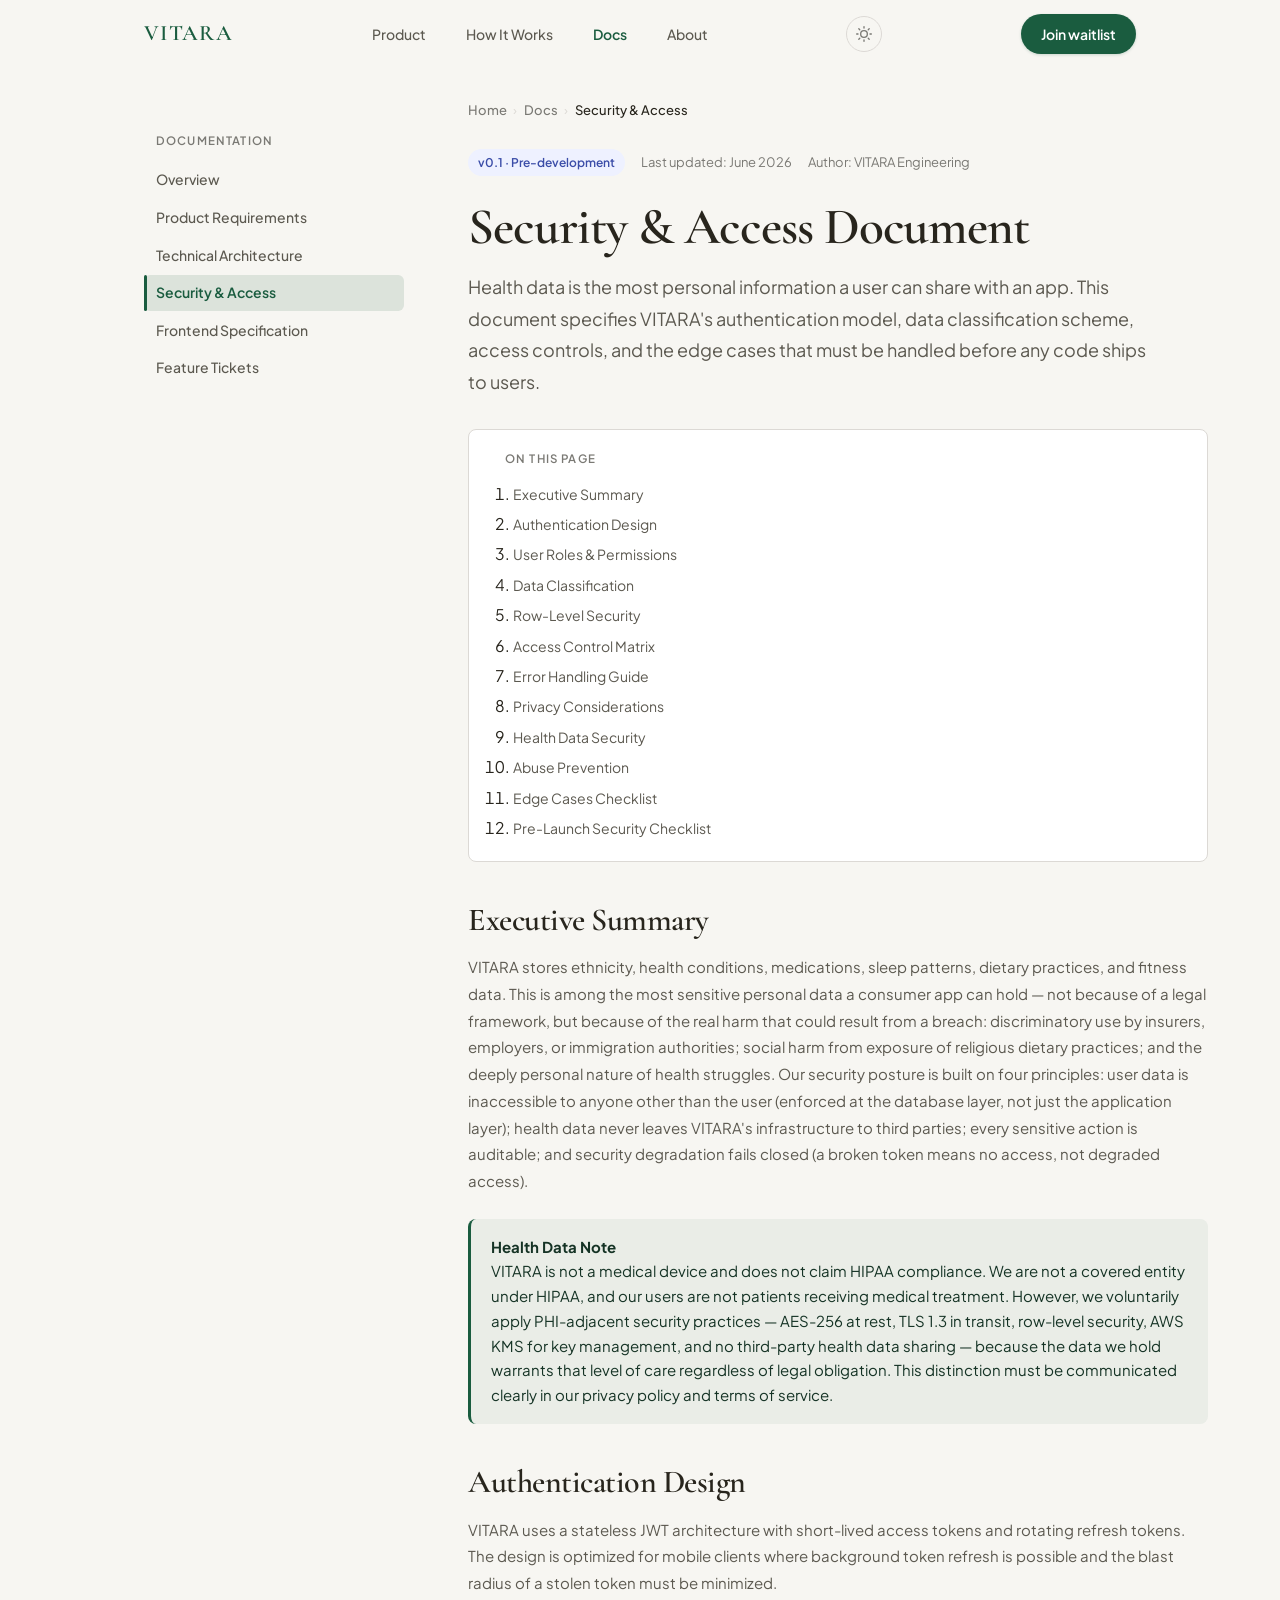
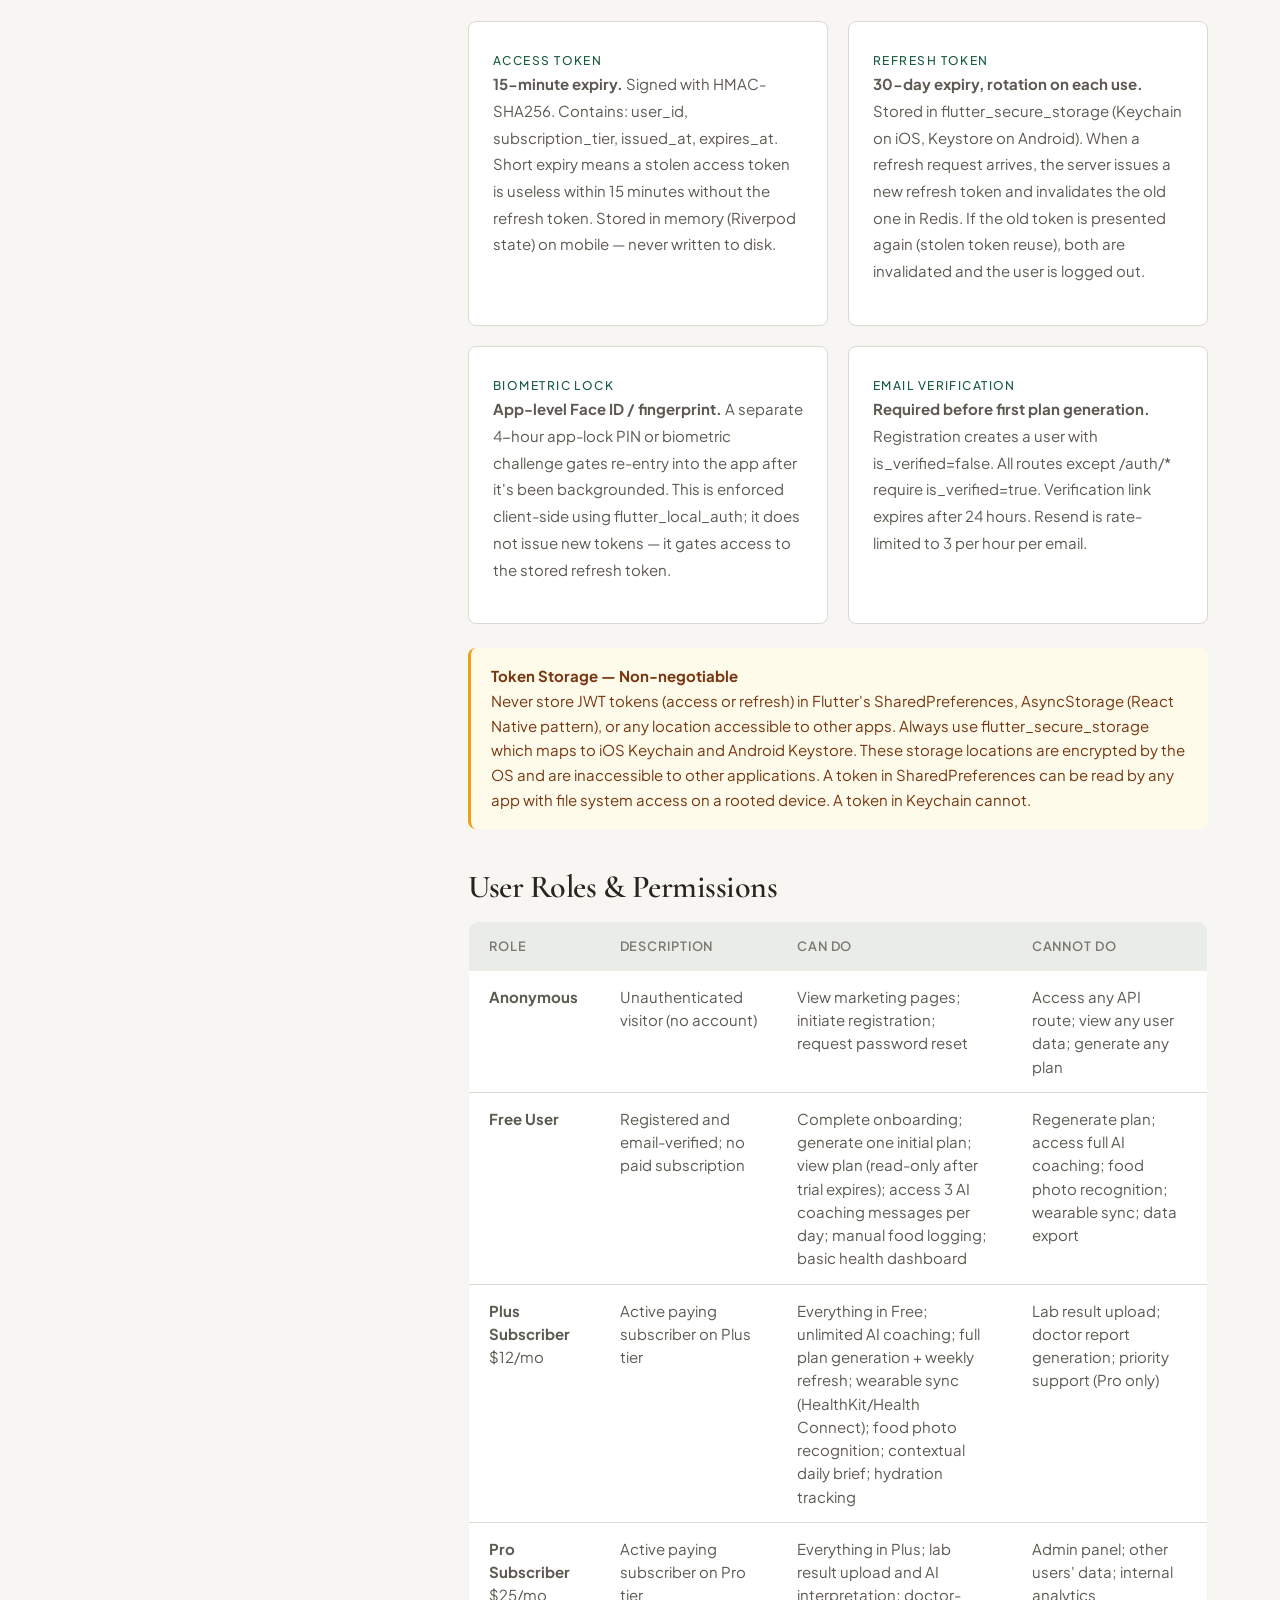
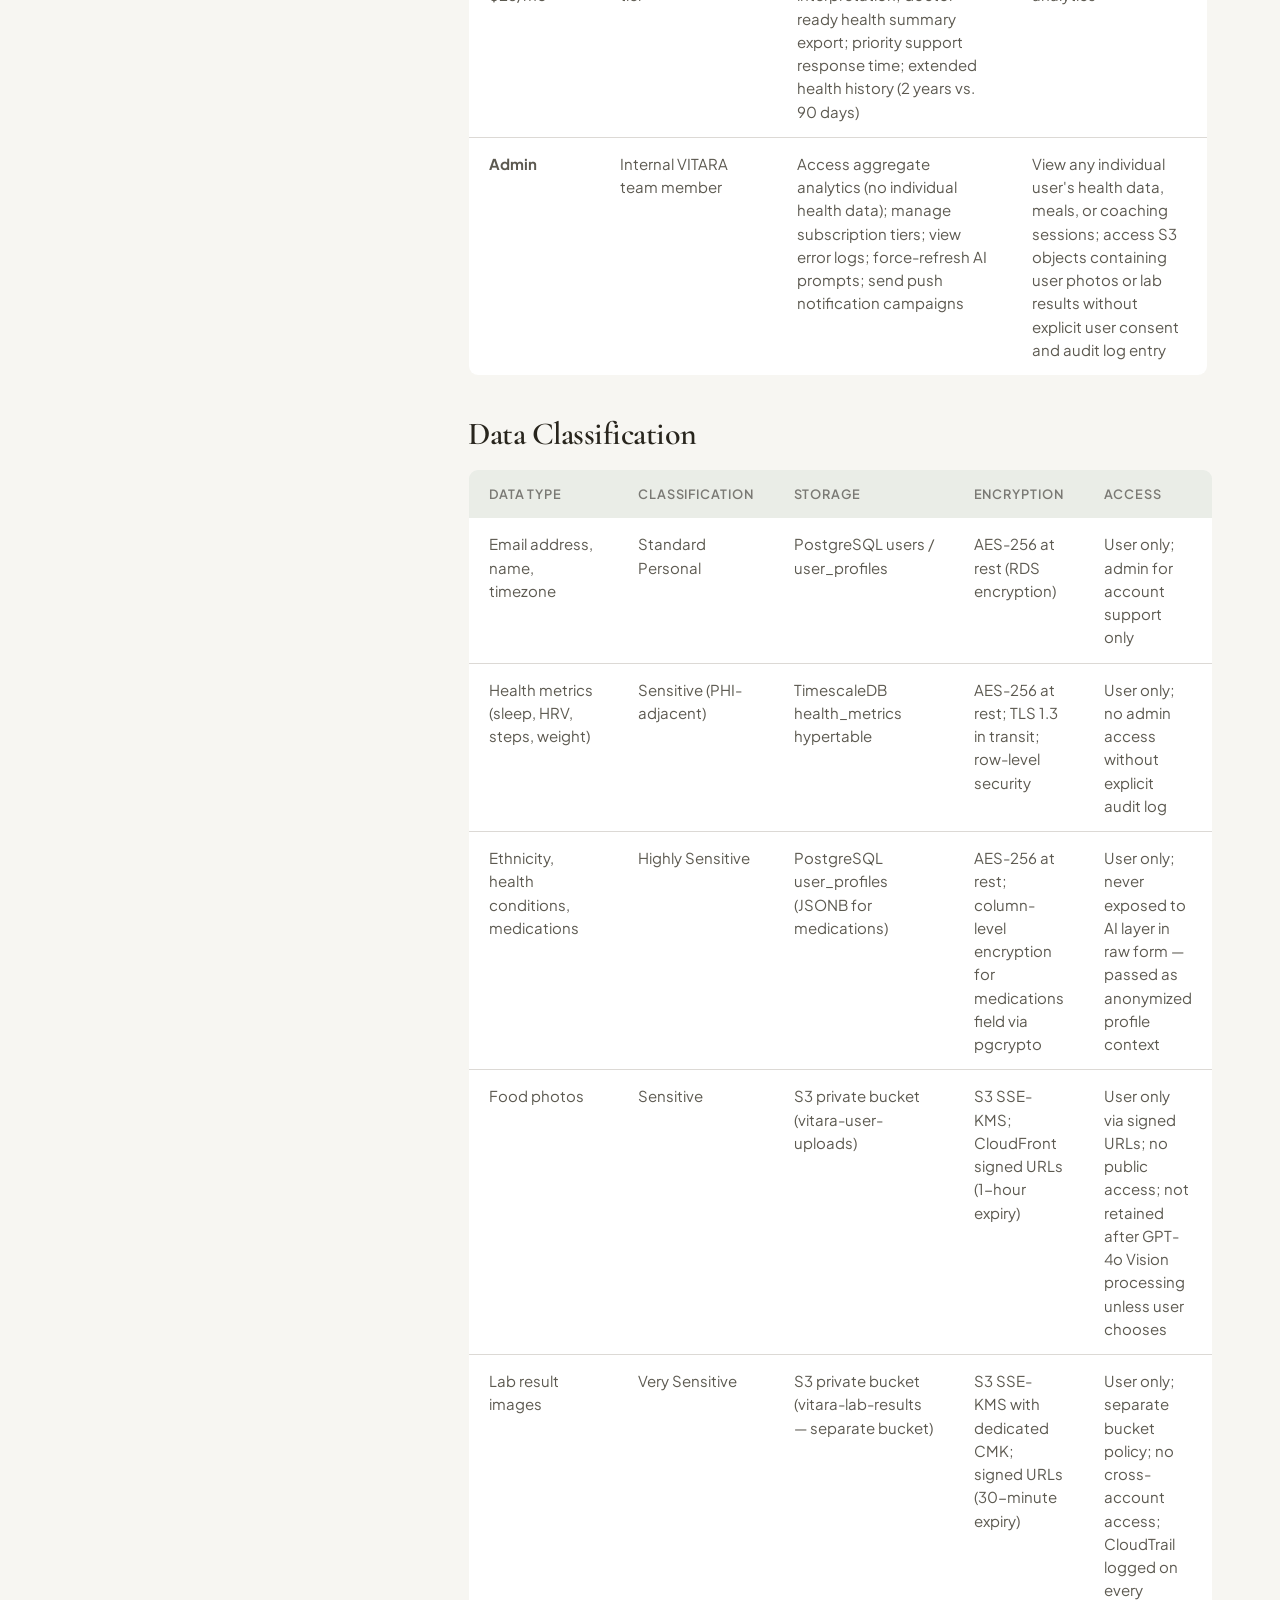
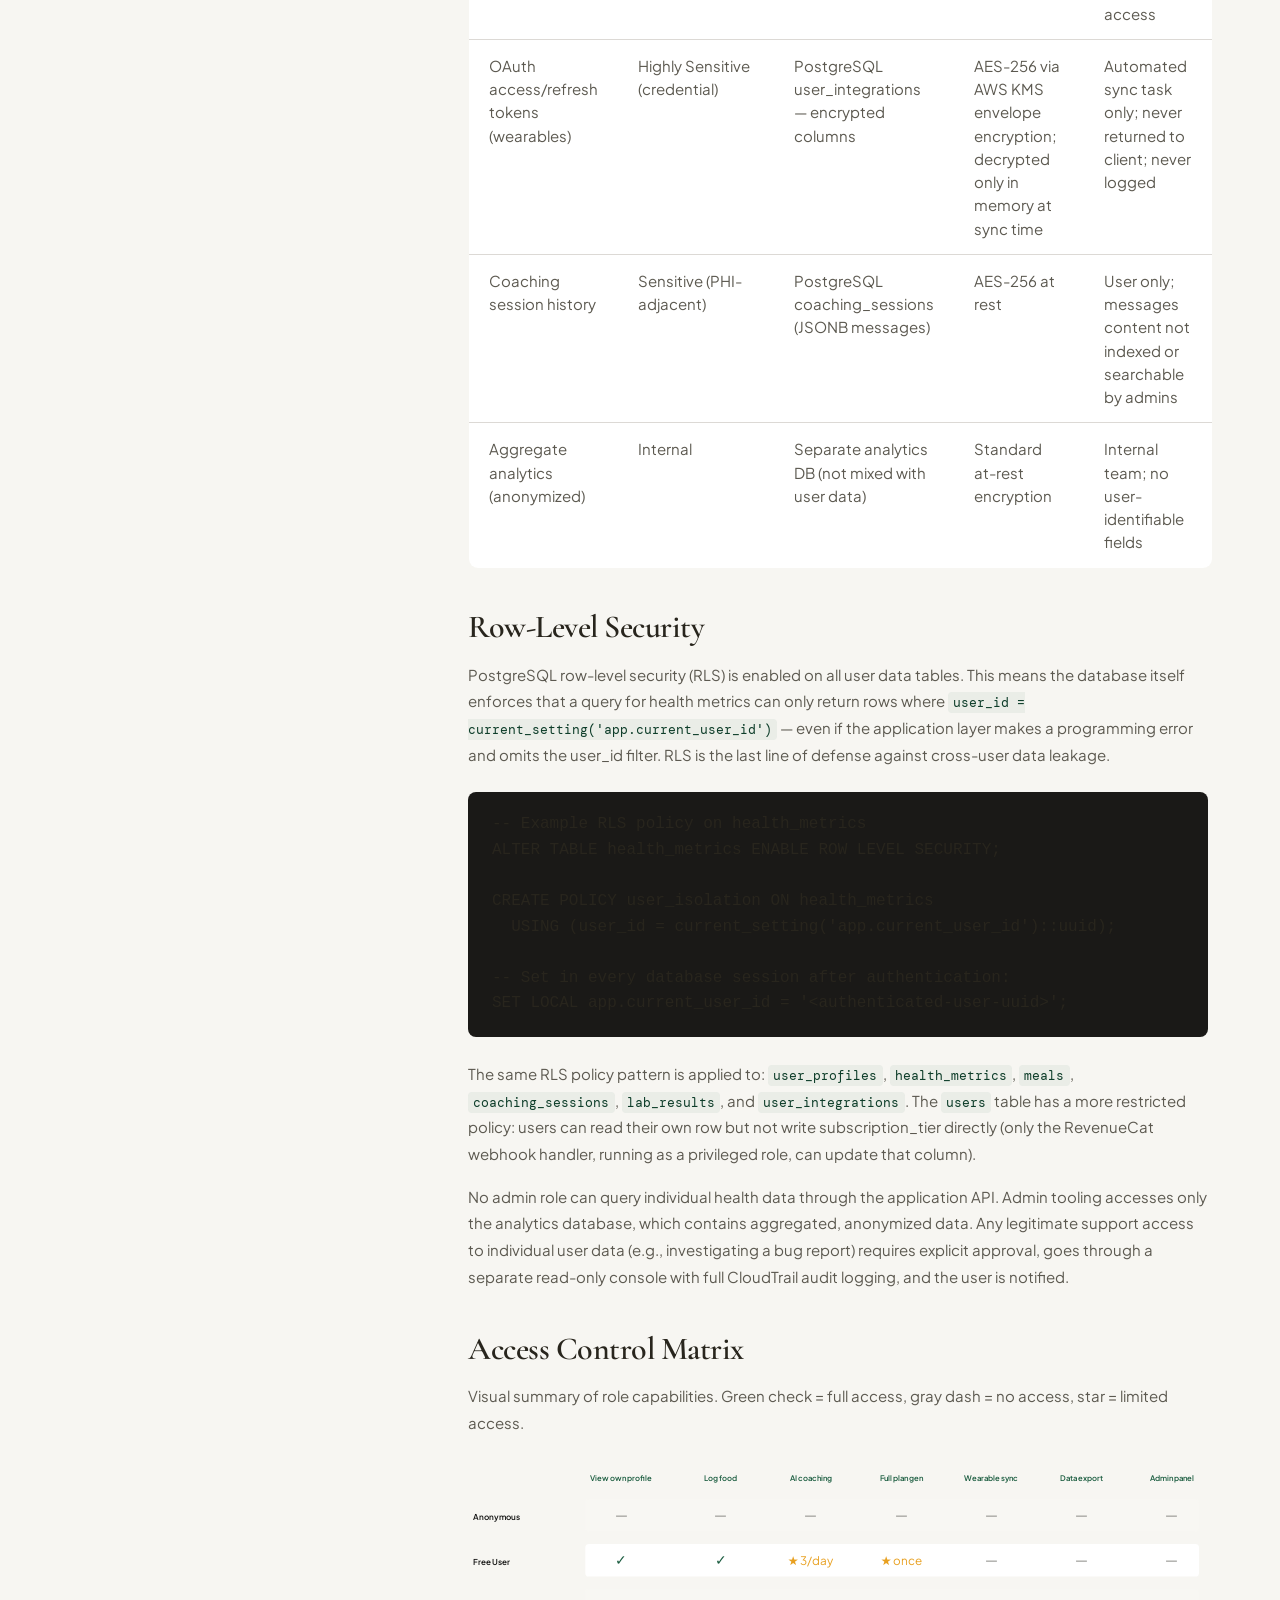
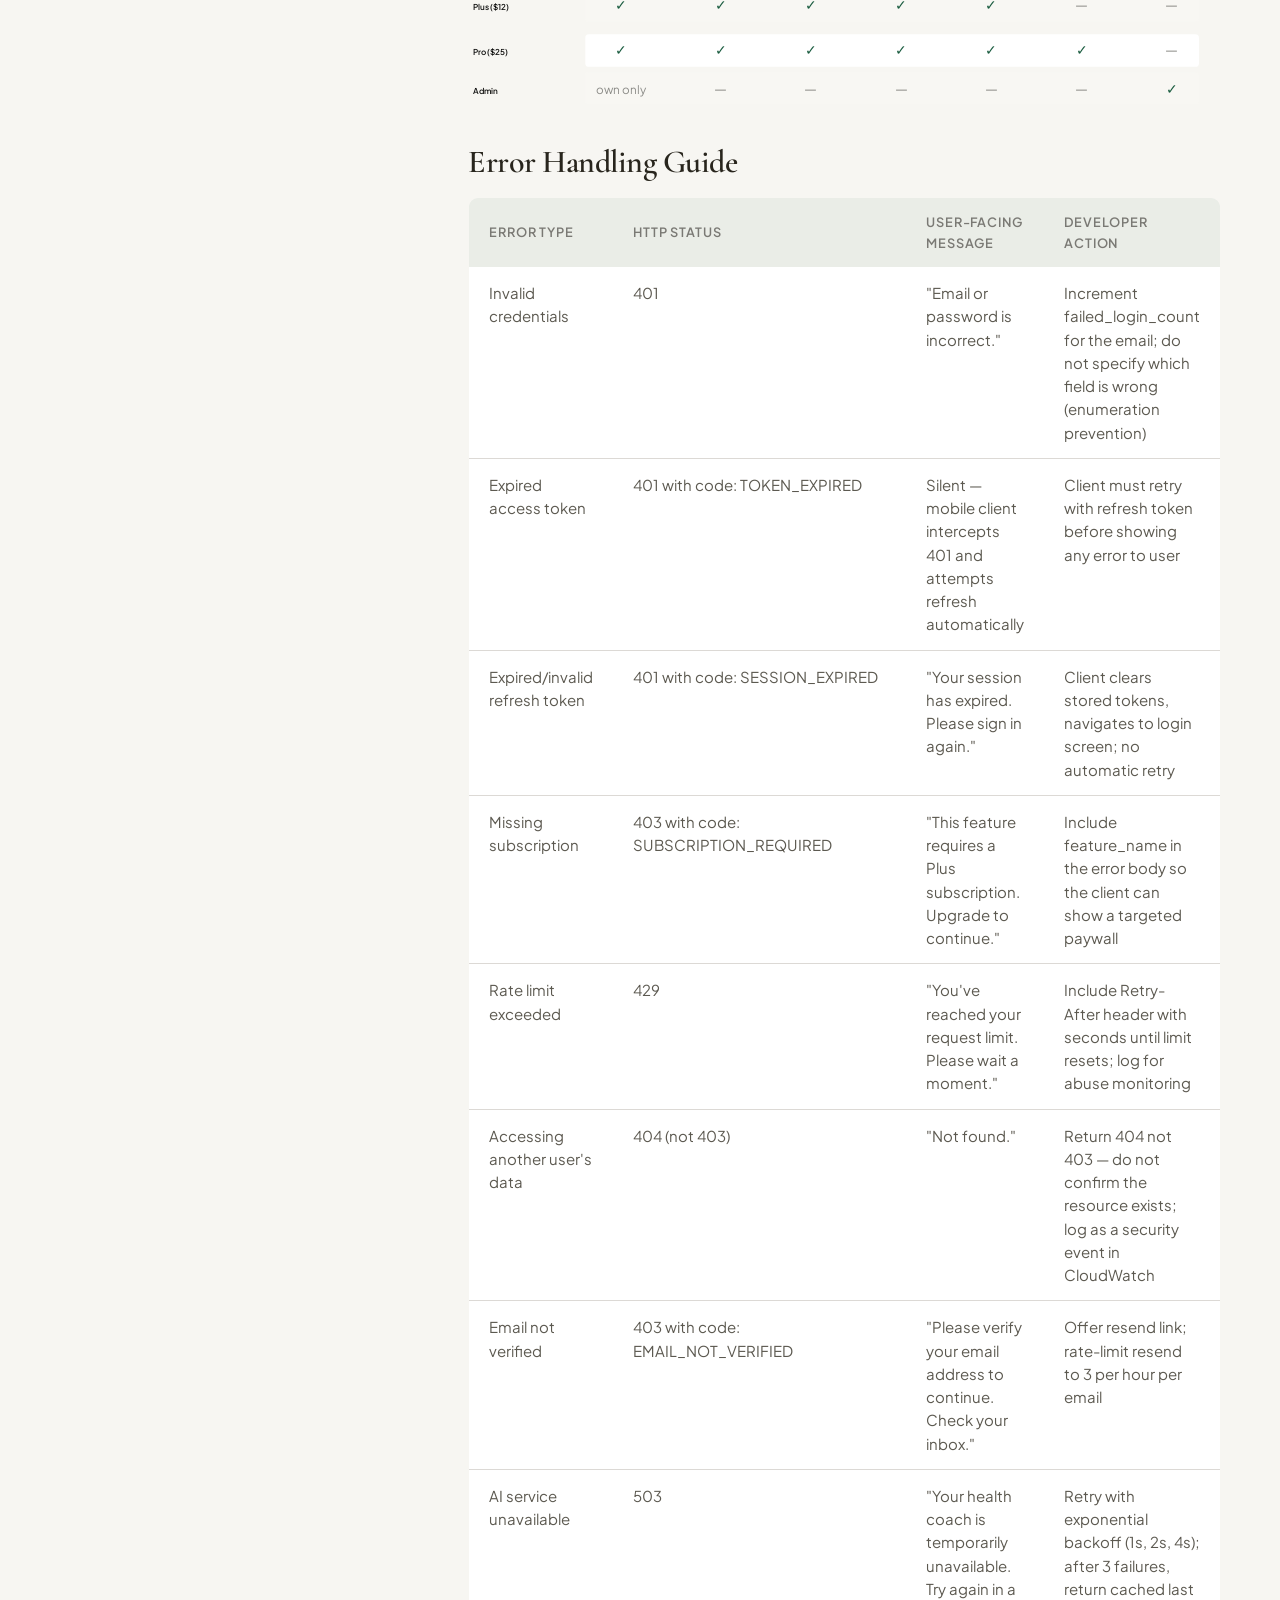
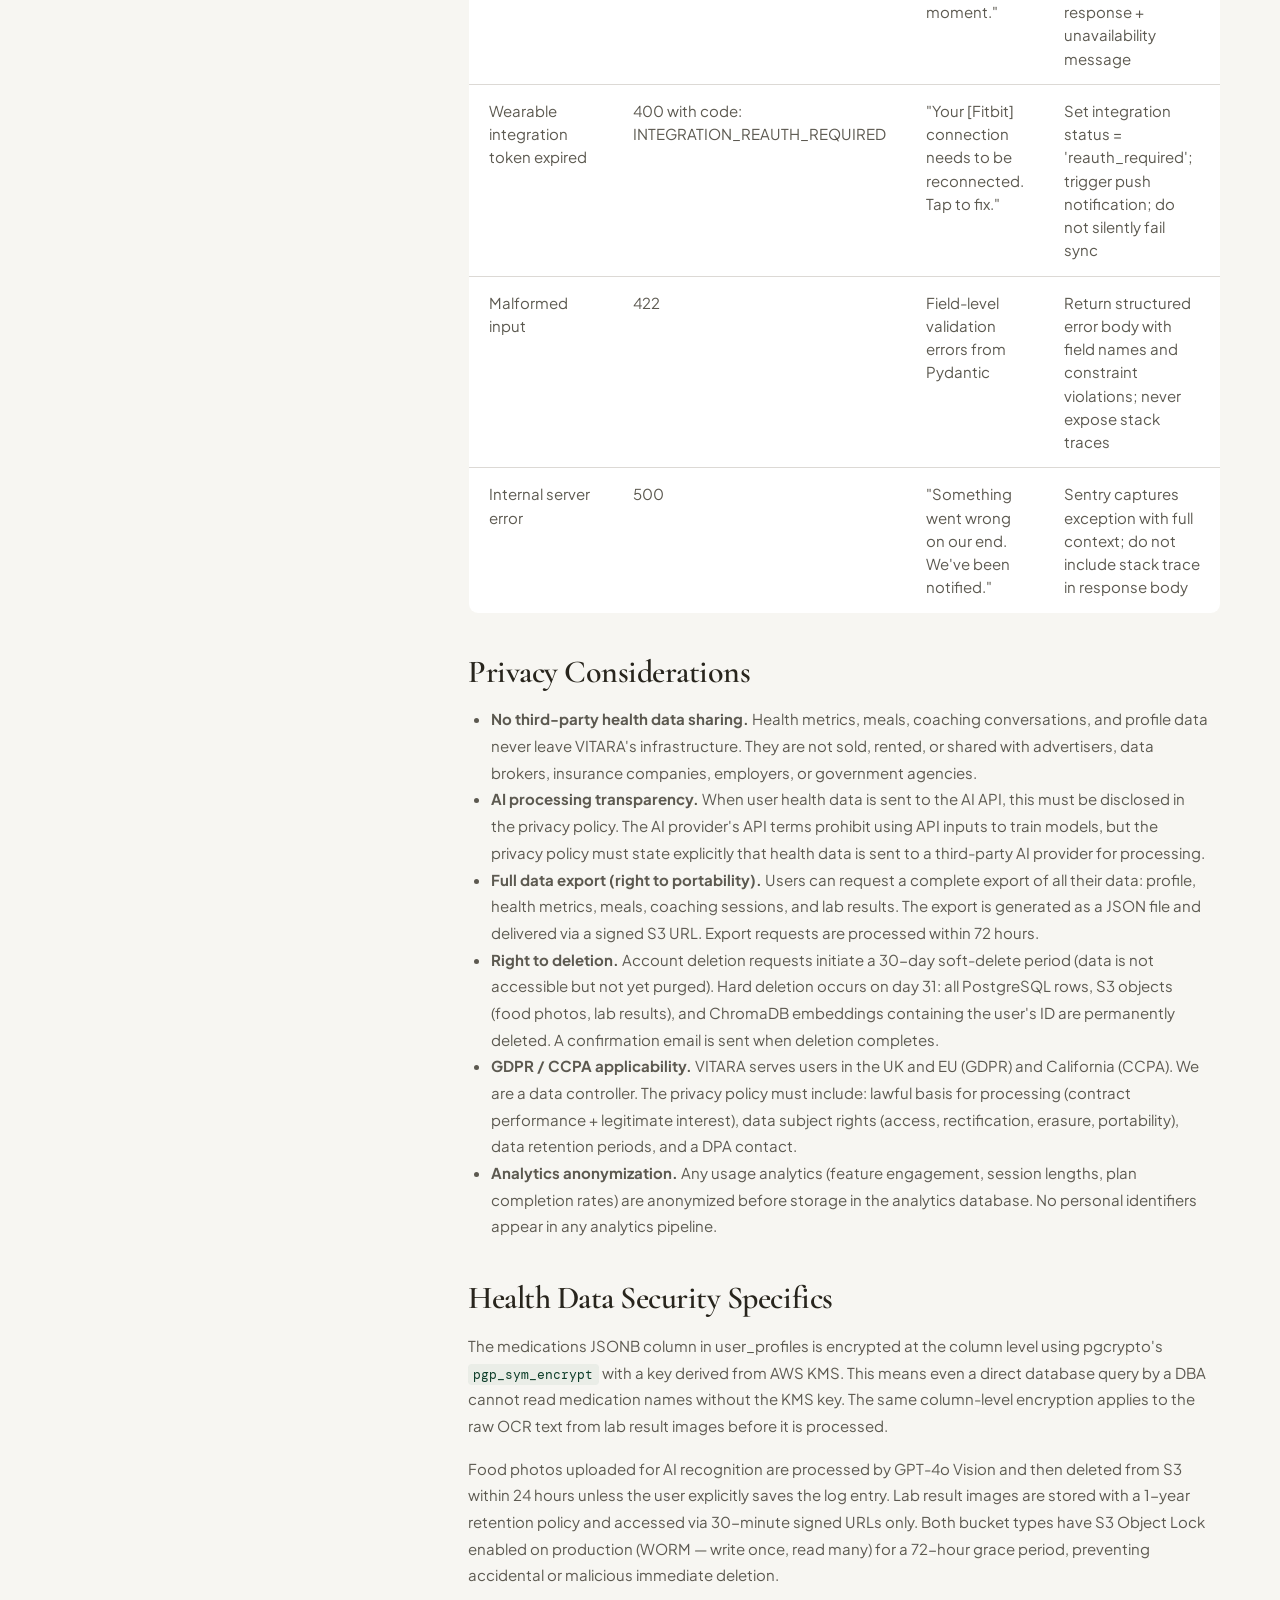
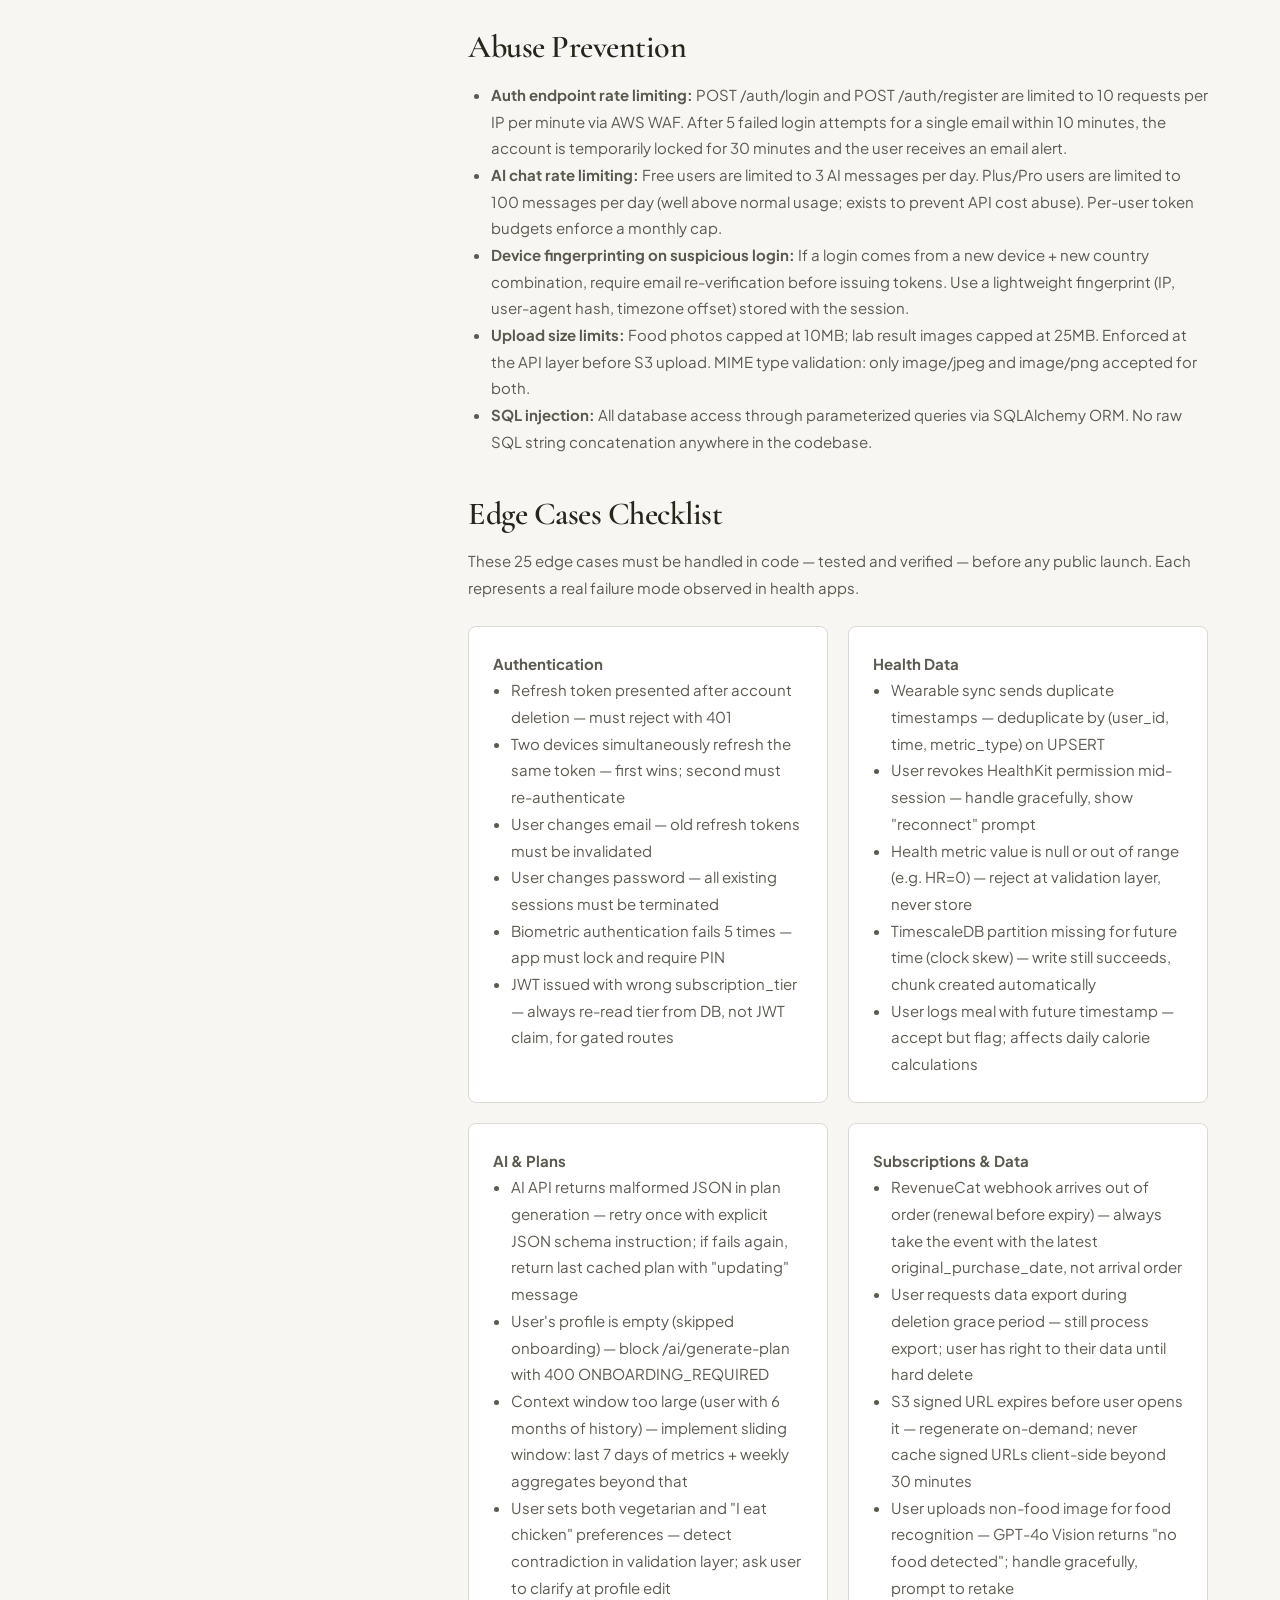
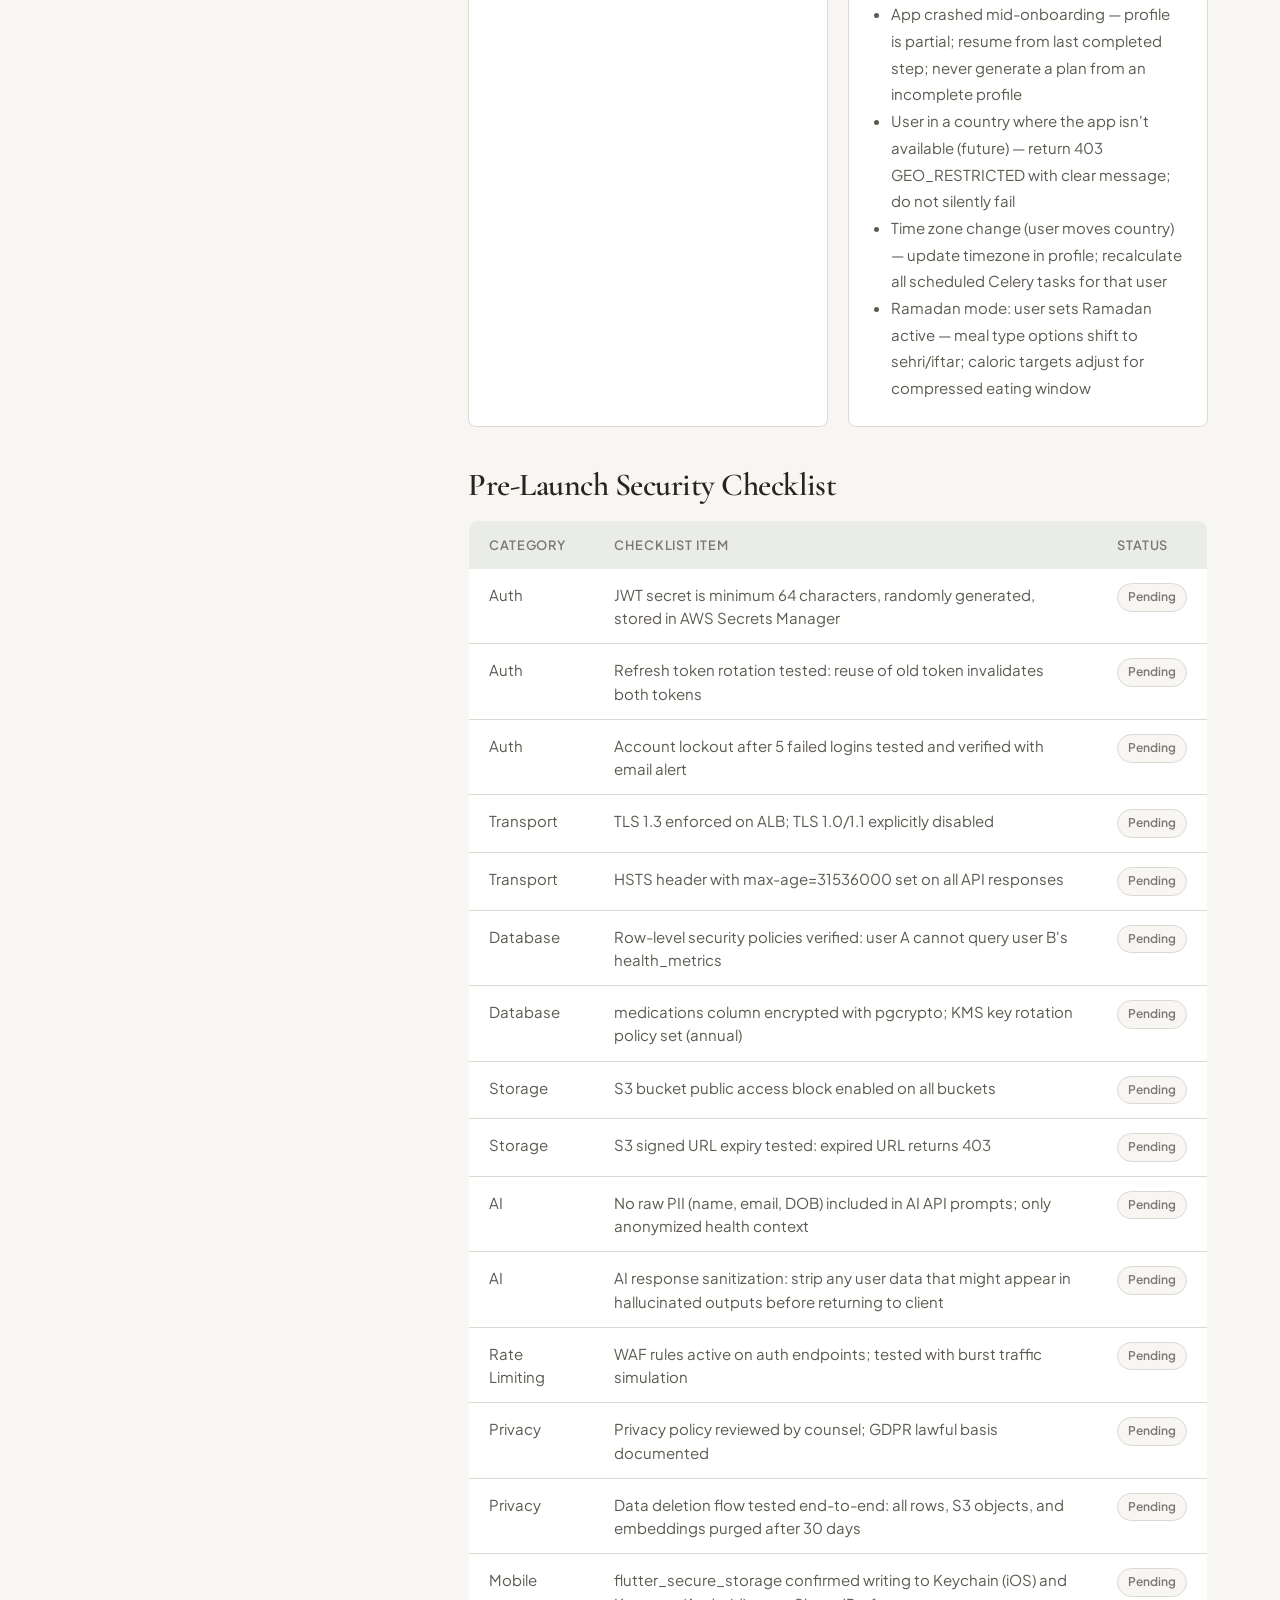
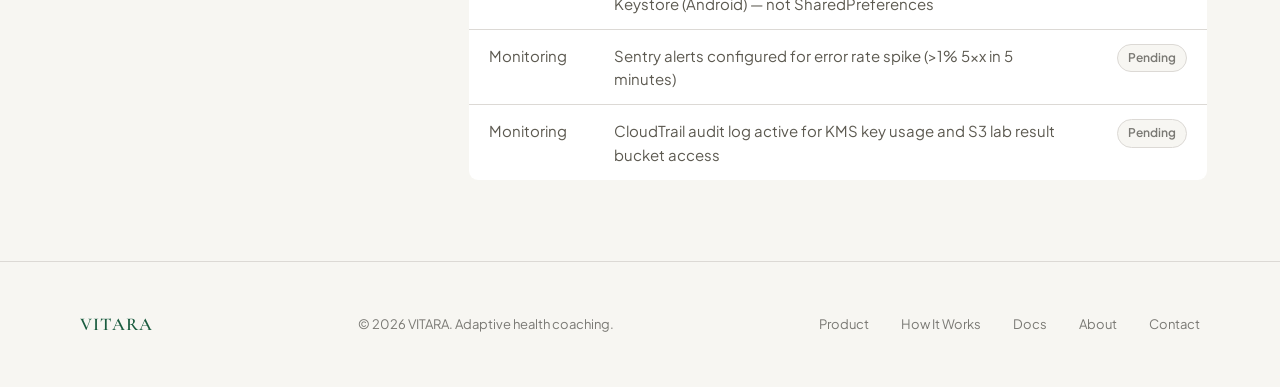
<file: docs/security-access/index.html>
<!DOCTYPE html>
<html lang="en">
<head>
  <meta charset="UTF-8" />
  <meta name="viewport" content="width=device-width, initial-scale=1.0" />
  <title>Security &amp; Access Document — VITARA Docs</title>
  <meta name="description" content="VITARA security and access controls: authentication design, user roles, data classification, row-level security, error handling, and pre-launch checklist." />
  <link rel="icon" type="image/svg+xml" href="data:image/svg+xml,<svg xmlns='http://www.w3.org/2000/svg' viewBox='0 0 100 100'><rect width='100' height='100' rx='14' fill='%231A5C3F'/><text x='50' y='76' font-family='Georgia,serif' font-size='66' font-weight='600' fill='white' text-anchor='middle'>V</text></svg>" />
  <link rel="preconnect" href="https://fonts.googleapis.com" />
  <link rel="preconnect" href="https://fonts.gstatic.com" crossorigin />
  <link rel="preconnect" href="https://api.fontshare.com" />
  <link href="https://api.fontshare.com/v2/css?f[]=satoshi@400,500&display=swap" rel="stylesheet" />
  <link href="https://fonts.googleapis.com/css2?family=Instrument+Serif:ital@0;1&family=DM+Mono:wght@400;500&family=Cormorant+Garamond:ital,wght@0,400;0,500;0,600;1,400;1,500&family=Plus+Jakarta+Sans:wght@400;500;600;700&display=swap" rel="stylesheet" />
  <link rel="stylesheet" href="../../assets/css/main.css" />
</head>
<body>

<header id="nav">
  <div class="container nav-inner">
    <a href="../../" class="logo">VITARA</a>
    <nav class="nav-links" aria-label="Site navigation">
      <a href="../../product/" class="nav-link">Product</a>
      <a href="../../how-it-works/" class="nav-link">How It Works</a>
      <a href="../../docs/" class="nav-link active">Docs</a>
      <a href="../../about/" class="nav-link">About</a>
    </nav>
    <button class="theme-toggle" id="theme-toggle" aria-label="Toggle dark mode">
      <svg class="icon-sun" width="16" height="16" viewBox="0 0 24 24" fill="none" stroke="currentColor" stroke-width="2" stroke-linecap="round" stroke-linejoin="round"><circle cx="12" cy="12" r="5"/><line x1="12" y1="1" x2="12" y2="3"/><line x1="12" y1="21" x2="12" y2="23"/><line x1="4.22" y1="4.22" x2="5.64" y2="5.64"/><line x1="18.36" y1="18.36" x2="19.78" y2="19.78"/><line x1="1" y1="12" x2="3" y2="12"/><line x1="21" y1="12" x2="23" y2="12"/><line x1="4.22" y1="19.78" x2="5.64" y2="18.36"/><line x1="18.36" y1="5.64" x2="19.78" y2="4.22"/></svg>
      <svg class="icon-moon" width="16" height="16" viewBox="0 0 24 24" fill="none" stroke="currentColor" stroke-width="2" stroke-linecap="round" stroke-linejoin="round"><path d="M21 12.79A9 9 0 1 1 11.21 3 7 7 0 0 0 21 12.79z"/></svg>
    </button>
    <button class="nav-toggle" id="nav-toggle" aria-label="Toggle navigation" aria-expanded="false">
      <span class="nav-toggle-bar"></span>
      <span class="nav-toggle-bar"></span>
    </button>
    <a href="../../#waitlist" class="btn btn-sm nav-desktop-cta">Join waitlist</a>
  </div>
</header>
<div id="nav-mobile" class="nav-mobile">
  <a href="../../product/">Product</a>
  <a href="../../how-it-works/">How It Works</a>
  <a href="../../docs/">Docs</a>
  <a href="../../about/">About</a>
  <a href="../../#waitlist" class="btn btn-sm">Join waitlist</a>
</div>

<main class="docs-main">
  <div class="docs-layout">
    <aside class="docs-sidebar">
      <p class="docs-sidebar-title">Documentation</p>
      <nav class="docs-nav" aria-label="Documentation">
        <a href="../" class="docs-nav-item">Overview</a>
        <a href="../prd/" class="docs-nav-item">Product Requirements</a>
        <a href="../technical-architecture/" class="docs-nav-item">Technical Architecture</a>
        <a href="../security-access/" class="docs-nav-item active">Security &amp; Access</a>
        <a href="../frontend-spec/" class="docs-nav-item">Frontend Specification</a>
        <a href="../feature-tickets/" class="docs-nav-item">Feature Tickets</a>
      </nav>
    </aside>

    <div class="docs-content">
      <nav class="breadcrumb" aria-label="Breadcrumb">
        <a href="../../" class="breadcrumb-item">Home</a>
        <span class="breadcrumb-sep">›</span>
        <a href="../" class="breadcrumb-item">Docs</a>
        <span class="breadcrumb-sep">›</span>
        <span class="breadcrumb-item active">Security &amp; Access</span>
      </nav>

      <div class="docs-meta">
        <span class="badge badge-next">v0.1 · Pre-development</span>
        <span>Last updated: June 2026</span>
        <span>Author: VITARA Engineering</span>
      </div>

      <h1 class="page-title">Security &amp; Access Document</h1>
      <p class="lead">Health data is the most personal information a user can share with an app. This document specifies VITARA's authentication model, data classification scheme, access controls, and the edge cases that must be handled before any code ships to users.</p>

      <div class="toc">
        <p class="docs-sidebar-title">On this page</p>
        <ol>
          <li><a href="#executive-summary">Executive Summary</a></li>
          <li><a href="#auth-design">Authentication Design</a></li>
          <li><a href="#roles">User Roles &amp; Permissions</a></li>
          <li><a href="#data-classification">Data Classification</a></li>
          <li><a href="#row-level-security">Row-Level Security</a></li>
          <li><a href="#access-matrix">Access Control Matrix</a></li>
          <li><a href="#error-handling">Error Handling Guide</a></li>
          <li><a href="#privacy">Privacy Considerations</a></li>
          <li><a href="#health-data-security">Health Data Security</a></li>
          <li><a href="#abuse-prevention">Abuse Prevention</a></li>
          <li><a href="#edge-cases">Edge Cases Checklist</a></li>
          <li><a href="#prelaunch-checklist">Pre-Launch Security Checklist</a></li>
        </ol>
      </div>

      <!-- EXECUTIVE SUMMARY -->
      <h2 class="section-title" id="executive-summary">Executive Summary</h2>
      <p class="body-text">VITARA stores ethnicity, health conditions, medications, sleep patterns, dietary practices, and fitness data. This is among the most sensitive personal data a consumer app can hold — not because of a legal framework, but because of the real harm that could result from a breach: discriminatory use by insurers, employers, or immigration authorities; social harm from exposure of religious dietary practices; and the deeply personal nature of health struggles. Our security posture is built on four principles: user data is inaccessible to anyone other than the user (enforced at the database layer, not just the application layer); health data never leaves VITARA's infrastructure to third parties; every sensitive action is auditable; and security degradation fails closed (a broken token means no access, not degraded access).</p>

      <div class="callout callout-tip">
        <strong>Health Data Note</strong><br />
        VITARA is not a medical device and does not claim HIPAA compliance. We are not a covered entity under HIPAA, and our users are not patients receiving medical treatment. However, we voluntarily apply PHI-adjacent security practices — AES-256 at rest, TLS 1.3 in transit, row-level security, AWS KMS for key management, and no third-party health data sharing — because the data we hold warrants that level of care regardless of legal obligation. This distinction must be communicated clearly in our privacy policy and terms of service.
      </div>

      <!-- AUTH DESIGN -->
      <h2 class="section-title" id="auth-design">Authentication Design</h2>
      <p class="body-text">VITARA uses a stateless JWT architecture with short-lived access tokens and rotating refresh tokens. The design is optimized for mobile clients where background token refresh is possible and the blast radius of a stolen token must be minimized.</p>

      <div class="card-grid">
        <div class="card">
          <span class="eyebrow">Access Token</span>
          <p class="body-text"><strong>15-minute expiry.</strong> Signed with HMAC-SHA256. Contains: user_id, subscription_tier, issued_at, expires_at. Short expiry means a stolen access token is useless within 15 minutes without the refresh token. Stored in memory (Riverpod state) on mobile — never written to disk.</p>
        </div>
        <div class="card">
          <span class="eyebrow">Refresh Token</span>
          <p class="body-text"><strong>30-day expiry, rotation on each use.</strong> Stored in flutter_secure_storage (Keychain on iOS, Keystore on Android). When a refresh request arrives, the server issues a new refresh token and invalidates the old one in Redis. If the old token is presented again (stolen token reuse), both are invalidated and the user is logged out.</p>
        </div>
        <div class="card">
          <span class="eyebrow">Biometric Lock</span>
          <p class="body-text"><strong>App-level Face ID / fingerprint.</strong> A separate 4-hour app-lock PIN or biometric challenge gates re-entry into the app after it's been backgrounded. This is enforced client-side using flutter_local_auth; it does not issue new tokens — it gates access to the stored refresh token.</p>
        </div>
        <div class="card">
          <span class="eyebrow">Email Verification</span>
          <p class="body-text"><strong>Required before first plan generation.</strong> Registration creates a user with is_verified=false. All routes except /auth/* require is_verified=true. Verification link expires after 24 hours. Resend is rate-limited to 3 per hour per email.</p>
        </div>
      </div>

      <div class="callout callout-warning">
        <strong>Token Storage — Non-negotiable</strong><br />
        Never store JWT tokens (access or refresh) in Flutter's SharedPreferences, AsyncStorage (React Native pattern), or any location accessible to other apps. Always use flutter_secure_storage which maps to iOS Keychain and Android Keystore. These storage locations are encrypted by the OS and are inaccessible to other applications. A token in SharedPreferences can be read by any app with file system access on a rooted device. A token in Keychain cannot.
      </div>

      <!-- ROLES -->
      <h2 class="section-title" id="roles">User Roles &amp; Permissions</h2>
      <table class="comparison-table">
        <thead>
          <tr><th>Role</th><th>Description</th><th>Can Do</th><th>Cannot Do</th></tr>
        </thead>
        <tbody>
          <tr>
            <td><strong>Anonymous</strong></td>
            <td>Unauthenticated visitor (no account)</td>
            <td>View marketing pages; initiate registration; request password reset</td>
            <td>Access any API route; view any user data; generate any plan</td>
          </tr>
          <tr>
            <td><strong>Free User</strong></td>
            <td>Registered and email-verified; no paid subscription</td>
            <td>Complete onboarding; generate one initial plan; view plan (read-only after trial expires); access 3 AI coaching messages per day; manual food logging; basic health dashboard</td>
            <td>Regenerate plan; access full AI coaching; food photo recognition; wearable sync; data export</td>
          </tr>
          <tr>
            <td><strong>Plus Subscriber</strong><br /><span class="tag-row"><span class="tag">$12/mo</span></span></td>
            <td>Active paying subscriber on Plus tier</td>
            <td>Everything in Free; unlimited AI coaching; full plan generation + weekly refresh; wearable sync (HealthKit/Health Connect); food photo recognition; contextual daily brief; hydration tracking</td>
            <td>Lab result upload; doctor report generation; priority support (Pro only)</td>
          </tr>
          <tr>
            <td><strong>Pro Subscriber</strong><br /><span class="tag-row"><span class="tag">$25/mo</span></span></td>
            <td>Active paying subscriber on Pro tier</td>
            <td>Everything in Plus; lab result upload and AI interpretation; doctor-ready health summary export; priority support response time; extended health history (2 years vs. 90 days)</td>
            <td>Admin panel; other users' data; internal analytics</td>
          </tr>
          <tr>
            <td><strong>Admin</strong></td>
            <td>Internal VITARA team member</td>
            <td>Access aggregate analytics (no individual health data); manage subscription tiers; view error logs; force-refresh AI prompts; send push notification campaigns</td>
            <td>View any individual user's health data, meals, or coaching sessions; access S3 objects containing user photos or lab results without explicit user consent and audit log entry</td>
          </tr>
        </tbody>
      </table>

      <!-- DATA CLASSIFICATION -->
      <h2 class="section-title" id="data-classification">Data Classification</h2>
      <table class="comparison-table">
        <thead>
          <tr><th>Data Type</th><th>Classification</th><th>Storage</th><th>Encryption</th><th>Access</th></tr>
        </thead>
        <tbody>
          <tr>
            <td>Email address, name, timezone</td>
            <td>Standard Personal</td>
            <td>PostgreSQL users / user_profiles</td>
            <td>AES-256 at rest (RDS encryption)</td>
            <td>User only; admin for account support only</td>
          </tr>
          <tr>
            <td>Health metrics (sleep, HRV, steps, weight)</td>
            <td>Sensitive (PHI-adjacent)</td>
            <td>TimescaleDB health_metrics hypertable</td>
            <td>AES-256 at rest; TLS 1.3 in transit; row-level security</td>
            <td>User only; no admin access without explicit audit log</td>
          </tr>
          <tr>
            <td>Ethnicity, health conditions, medications</td>
            <td>Highly Sensitive</td>
            <td>PostgreSQL user_profiles (JSONB for medications)</td>
            <td>AES-256 at rest; column-level encryption for medications field via pgcrypto</td>
            <td>User only; never exposed to AI layer in raw form — passed as anonymized profile context</td>
          </tr>
          <tr>
            <td>Food photos</td>
            <td>Sensitive</td>
            <td>S3 private bucket (vitara-user-uploads)</td>
            <td>S3 SSE-KMS; CloudFront signed URLs (1-hour expiry)</td>
            <td>User only via signed URLs; no public access; not retained after GPT-4o Vision processing unless user chooses</td>
          </tr>
          <tr>
            <td>Lab result images</td>
            <td>Very Sensitive</td>
            <td>S3 private bucket (vitara-lab-results — separate bucket)</td>
            <td>S3 SSE-KMS with dedicated CMK; signed URLs (30-minute expiry)</td>
            <td>User only; separate bucket policy; no cross-account access; CloudTrail logged on every access</td>
          </tr>
          <tr>
            <td>OAuth access/refresh tokens (wearables)</td>
            <td>Highly Sensitive (credential)</td>
            <td>PostgreSQL user_integrations — encrypted columns</td>
            <td>AES-256 via AWS KMS envelope encryption; decrypted only in memory at sync time</td>
            <td>Automated sync task only; never returned to client; never logged</td>
          </tr>
          <tr>
            <td>Coaching session history</td>
            <td>Sensitive (PHI-adjacent)</td>
            <td>PostgreSQL coaching_sessions (JSONB messages)</td>
            <td>AES-256 at rest</td>
            <td>User only; messages content not indexed or searchable by admins</td>
          </tr>
          <tr>
            <td>Aggregate analytics (anonymized)</td>
            <td>Internal</td>
            <td>Separate analytics DB (not mixed with user data)</td>
            <td>Standard at-rest encryption</td>
            <td>Internal team; no user-identifiable fields</td>
          </tr>
        </tbody>
      </table>

      <!-- ROW-LEVEL SECURITY -->
      <h2 class="section-title" id="row-level-security">Row-Level Security</h2>
      <p class="body-text">PostgreSQL row-level security (RLS) is enabled on all user data tables. This means the database itself enforces that a query for health metrics can only return rows where <code>user_id = current_setting('app.current_user_id')</code> — even if the application layer makes a programming error and omits the user_id filter. RLS is the last line of defense against cross-user data leakage.</p>

      <pre class="code-block">-- Example RLS policy on health_metrics
ALTER TABLE health_metrics ENABLE ROW LEVEL SECURITY;

CREATE POLICY user_isolation ON health_metrics
  USING (user_id = current_setting('app.current_user_id')::uuid);

-- Set in every database session after authentication:
SET LOCAL app.current_user_id = '&lt;authenticated-user-uuid&gt;';
</pre>

      <p class="body-text">The same RLS policy pattern is applied to: <code>user_profiles</code>, <code>health_metrics</code>, <code>meals</code>, <code>coaching_sessions</code>, <code>lab_results</code>, and <code>user_integrations</code>. The <code>users</code> table has a more restricted policy: users can read their own row but not write subscription_tier directly (only the RevenueCat webhook handler, running as a privileged role, can update that column).</p>

      <p class="body-text">No admin role can query individual health data through the application API. Admin tooling accesses only the analytics database, which contains aggregated, anonymized data. Any legitimate support access to individual user data (e.g., investigating a bug report) requires explicit approval, goes through a separate read-only console with full CloudTrail audit logging, and the user is notified.</p>

      <!-- ACCESS MATRIX SVG -->
      <h2 class="section-title" id="access-matrix">Access Control Matrix</h2>
      <p class="body-text">Visual summary of role capabilities. Green check = full access, gray dash = no access, star = limited access.</p>

      <svg viewBox="0 0 820 270" xmlns="http://www.w3.org/2000/svg" role="img" aria-label="Access control matrix: roles vs. capabilities" style="width:100%;height:auto;display:block;margin:24px 0;">
        <!-- Column headers -->
        <text x="170" y="22" font-family="Plus Jakarta Sans, sans-serif" font-size="8.5" font-weight="600" fill="#1A5C3F" text-anchor="middle">View own profile</text>
        <text x="280" y="22" font-family="Plus Jakarta Sans, sans-serif" font-size="8.5" font-weight="600" fill="#1A5C3F" text-anchor="middle">Log food</text>
        <text x="380" y="22" font-family="Plus Jakarta Sans, sans-serif" font-size="8.5" font-weight="600" fill="#1A5C3F" text-anchor="middle">AI coaching</text>
        <text x="480" y="22" font-family="Plus Jakarta Sans, sans-serif" font-size="8.5" font-weight="600" fill="#1A5C3F" text-anchor="middle">Full plan gen</text>
        <text x="580" y="22" font-family="Plus Jakarta Sans, sans-serif" font-size="8.5" font-weight="600" fill="#1A5C3F" text-anchor="middle">Wearable sync</text>
        <text x="680" y="22" font-family="Plus Jakarta Sans, sans-serif" font-size="8.5" font-weight="600" fill="#1A5C3F" text-anchor="middle">Data export</text>
        <text x="780" y="22" font-family="Plus Jakarta Sans, sans-serif" font-size="8.5" font-weight="600" fill="#1A5C3F" text-anchor="middle">Admin panel</text>

        <!-- Row labels -->
        <text x="5" y="65" font-family="Plus Jakarta Sans, sans-serif" font-size="9" font-weight="600" fill="#111110">Anonymous</text>
        <text x="5" y="115" font-family="Plus Jakarta Sans, sans-serif" font-size="9" font-weight="600" fill="#111110">Free User</text>
        <text x="5" y="165" font-family="Plus Jakarta Sans, sans-serif" font-size="9" font-weight="600" fill="#111110">Plus ($12)</text>
        <text x="5" y="215" font-family="Plus Jakarta Sans, sans-serif" font-size="9" font-weight="600" fill="#111110">Pro ($25)</text>
        <text x="5" y="258" font-family="Plus Jakarta Sans, sans-serif" font-size="9" font-weight="600" fill="#111110">Admin</text>

        <!-- Row bands -->
        <rect x="130" y="42" width="680" height="36" rx="4" fill="#F8F7F3"/>
        <rect x="130" y="92" width="680" height="36" rx="4" fill="white"/>
        <rect x="130" y="142" width="680" height="36" rx="4" fill="#F8F7F3"/>
        <rect x="130" y="192" width="680" height="36" rx="4" fill="white"/>
        <rect x="130" y="234" width="680" height="36" rx="4" fill="#F8F7F3"/>

        <!-- Anonymous row: all dash -->
        <text x="170" y="65" font-family="Plus Jakarta Sans, sans-serif" font-size="16" fill="#8C8C88" text-anchor="middle">—</text>
        <text x="280" y="65" font-family="Plus Jakarta Sans, sans-serif" font-size="16" fill="#8C8C88" text-anchor="middle">—</text>
        <text x="380" y="65" font-family="Plus Jakarta Sans, sans-serif" font-size="16" fill="#8C8C88" text-anchor="middle">—</text>
        <text x="480" y="65" font-family="Plus Jakarta Sans, sans-serif" font-size="16" fill="#8C8C88" text-anchor="middle">—</text>
        <text x="580" y="65" font-family="Plus Jakarta Sans, sans-serif" font-size="16" fill="#8C8C88" text-anchor="middle">—</text>
        <text x="680" y="65" font-family="Plus Jakarta Sans, sans-serif" font-size="16" fill="#8C8C88" text-anchor="middle">—</text>
        <text x="780" y="65" font-family="Plus Jakarta Sans, sans-serif" font-size="16" fill="#8C8C88" text-anchor="middle">—</text>

        <!-- Free row: check, check, limited, limited, dash, dash, dash -->
        <text x="170" y="115" font-family="Plus Jakarta Sans, sans-serif" font-size="16" fill="#1A5C3F" text-anchor="middle">✓</text>
        <text x="280" y="115" font-family="Plus Jakarta Sans, sans-serif" font-size="16" fill="#1A5C3F" text-anchor="middle">✓</text>
        <text x="380" y="115" font-family="Plus Jakarta Sans, sans-serif" font-size="13" fill="#E8A020" text-anchor="middle">★ 3/day</text>
        <text x="480" y="115" font-family="Plus Jakarta Sans, sans-serif" font-size="13" fill="#E8A020" text-anchor="middle">★ once</text>
        <text x="580" y="115" font-family="Plus Jakarta Sans, sans-serif" font-size="16" fill="#8C8C88" text-anchor="middle">—</text>
        <text x="680" y="115" font-family="Plus Jakarta Sans, sans-serif" font-size="16" fill="#8C8C88" text-anchor="middle">—</text>
        <text x="780" y="115" font-family="Plus Jakarta Sans, sans-serif" font-size="16" fill="#8C8C88" text-anchor="middle">—</text>

        <!-- Plus row: check, check, check, check, check, dash, dash -->
        <text x="170" y="165" font-family="Plus Jakarta Sans, sans-serif" font-size="16" fill="#1A5C3F" text-anchor="middle">✓</text>
        <text x="280" y="165" font-family="Plus Jakarta Sans, sans-serif" font-size="16" fill="#1A5C3F" text-anchor="middle">✓</text>
        <text x="380" y="165" font-family="Plus Jakarta Sans, sans-serif" font-size="16" fill="#1A5C3F" text-anchor="middle">✓</text>
        <text x="480" y="165" font-family="Plus Jakarta Sans, sans-serif" font-size="16" fill="#1A5C3F" text-anchor="middle">✓</text>
        <text x="580" y="165" font-family="Plus Jakarta Sans, sans-serif" font-size="16" fill="#1A5C3F" text-anchor="middle">✓</text>
        <text x="680" y="165" font-family="Plus Jakarta Sans, sans-serif" font-size="16" fill="#8C8C88" text-anchor="middle">—</text>
        <text x="780" y="165" font-family="Plus Jakarta Sans, sans-serif" font-size="16" fill="#8C8C88" text-anchor="middle">—</text>

        <!-- Pro row: all check except admin -->
        <text x="170" y="215" font-family="Plus Jakarta Sans, sans-serif" font-size="16" fill="#1A5C3F" text-anchor="middle">✓</text>
        <text x="280" y="215" font-family="Plus Jakarta Sans, sans-serif" font-size="16" fill="#1A5C3F" text-anchor="middle">✓</text>
        <text x="380" y="215" font-family="Plus Jakarta Sans, sans-serif" font-size="16" fill="#1A5C3F" text-anchor="middle">✓</text>
        <text x="480" y="215" font-family="Plus Jakarta Sans, sans-serif" font-size="16" fill="#1A5C3F" text-anchor="middle">✓</text>
        <text x="580" y="215" font-family="Plus Jakarta Sans, sans-serif" font-size="16" fill="#1A5C3F" text-anchor="middle">✓</text>
        <text x="680" y="215" font-family="Plus Jakarta Sans, sans-serif" font-size="16" fill="#1A5C3F" text-anchor="middle">✓</text>
        <text x="780" y="215" font-family="Plus Jakarta Sans, sans-serif" font-size="16" fill="#8C8C88" text-anchor="middle">—</text>

        <!-- Admin row: dash, dash, dash, dash, dash, dash, check -->
        <text x="170" y="258" font-family="Plus Jakarta Sans, sans-serif" font-size="13" fill="#8C8C88" text-anchor="middle">own only</text>
        <text x="280" y="258" font-family="Plus Jakarta Sans, sans-serif" font-size="16" fill="#8C8C88" text-anchor="middle">—</text>
        <text x="380" y="258" font-family="Plus Jakarta Sans, sans-serif" font-size="16" fill="#8C8C88" text-anchor="middle">—</text>
        <text x="480" y="258" font-family="Plus Jakarta Sans, sans-serif" font-size="16" fill="#8C8C88" text-anchor="middle">—</text>
        <text x="580" y="258" font-family="Plus Jakarta Sans, sans-serif" font-size="16" fill="#8C8C88" text-anchor="middle">—</text>
        <text x="680" y="258" font-family="Plus Jakarta Sans, sans-serif" font-size="16" fill="#8C8C88" text-anchor="middle">—</text>
        <text x="780" y="258" font-family="Plus Jakarta Sans, sans-serif" font-size="16" fill="#1A5C3F" text-anchor="middle">✓</text>

        <!-- Legend -->
        <text x="134" y="286" font-family="Plus Jakarta Sans, sans-serif" font-size="8" fill="#1A5C3F">✓ = full access</text>
        <text x="250" y="286" font-family="Plus Jakarta Sans, sans-serif" font-size="8" fill="#E8A020">★ = limited access</text>
        <text x="380" y="286" font-family="Plus Jakarta Sans, sans-serif" font-size="8" fill="#8C8C88">— = no access</text>
      </svg>

      <!-- ERROR HANDLING -->
      <h2 class="section-title" id="error-handling">Error Handling Guide</h2>
      <table class="comparison-table">
        <thead>
          <tr><th>Error Type</th><th>HTTP Status</th><th>User-facing Message</th><th>Developer Action</th></tr>
        </thead>
        <tbody>
          <tr>
            <td>Invalid credentials</td>
            <td>401</td>
            <td>"Email or password is incorrect."</td>
            <td>Increment failed_login_count for the email; do not specify which field is wrong (enumeration prevention)</td>
          </tr>
          <tr>
            <td>Expired access token</td>
            <td>401 with code: TOKEN_EXPIRED</td>
            <td>Silent — mobile client intercepts 401 and attempts refresh automatically</td>
            <td>Client must retry with refresh token before showing any error to user</td>
          </tr>
          <tr>
            <td>Expired/invalid refresh token</td>
            <td>401 with code: SESSION_EXPIRED</td>
            <td>"Your session has expired. Please sign in again."</td>
            <td>Client clears stored tokens, navigates to login screen; no automatic retry</td>
          </tr>
          <tr>
            <td>Missing subscription</td>
            <td>403 with code: SUBSCRIPTION_REQUIRED</td>
            <td>"This feature requires a Plus subscription. Upgrade to continue."</td>
            <td>Include feature_name in the error body so the client can show a targeted paywall</td>
          </tr>
          <tr>
            <td>Rate limit exceeded</td>
            <td>429</td>
            <td>"You've reached your request limit. Please wait a moment."</td>
            <td>Include Retry-After header with seconds until limit resets; log for abuse monitoring</td>
          </tr>
          <tr>
            <td>Accessing another user's data</td>
            <td>404 (not 403)</td>
            <td>"Not found."</td>
            <td>Return 404 not 403 — do not confirm the resource exists; log as a security event in CloudWatch</td>
          </tr>
          <tr>
            <td>Email not verified</td>
            <td>403 with code: EMAIL_NOT_VERIFIED</td>
            <td>"Please verify your email address to continue. Check your inbox."</td>
            <td>Offer resend link; rate-limit resend to 3 per hour per email</td>
          </tr>
          <tr>
            <td>AI service unavailable</td>
            <td>503</td>
            <td>"Your health coach is temporarily unavailable. Try again in a moment."</td>
            <td>Retry with exponential backoff (1s, 2s, 4s); after 3 failures, return cached last response + unavailability message</td>
          </tr>
          <tr>
            <td>Wearable integration token expired</td>
            <td>400 with code: INTEGRATION_REAUTH_REQUIRED</td>
            <td>"Your [Fitbit] connection needs to be reconnected. Tap to fix."</td>
            <td>Set integration status = 'reauth_required'; trigger push notification; do not silently fail sync</td>
          </tr>
          <tr>
            <td>Malformed input</td>
            <td>422</td>
            <td>Field-level validation errors from Pydantic</td>
            <td>Return structured error body with field names and constraint violations; never expose stack traces</td>
          </tr>
          <tr>
            <td>Internal server error</td>
            <td>500</td>
            <td>"Something went wrong on our end. We've been notified."</td>
            <td>Sentry captures exception with full context; do not include stack trace in response body</td>
          </tr>
        </tbody>
      </table>

      <!-- PRIVACY -->
      <h2 class="section-title" id="privacy">Privacy Considerations</h2>
      <ul class="body-text">
        <li><strong>No third-party health data sharing.</strong> Health metrics, meals, coaching conversations, and profile data never leave VITARA's infrastructure. They are not sold, rented, or shared with advertisers, data brokers, insurance companies, employers, or government agencies.</li>
        <li><strong>AI processing transparency.</strong> When user health data is sent to the AI API, this must be disclosed in the privacy policy. The AI provider's API terms prohibit using API inputs to train models, but the privacy policy must state explicitly that health data is sent to a third-party AI provider for processing.</li>
        <li><strong>Full data export (right to portability).</strong> Users can request a complete export of all their data: profile, health metrics, meals, coaching sessions, and lab results. The export is generated as a JSON file and delivered via a signed S3 URL. Export requests are processed within 72 hours.</li>
        <li><strong>Right to deletion.</strong> Account deletion requests initiate a 30-day soft-delete period (data is not accessible but not yet purged). Hard deletion occurs on day 31: all PostgreSQL rows, S3 objects (food photos, lab results), and ChromaDB embeddings containing the user's ID are permanently deleted. A confirmation email is sent when deletion completes.</li>
        <li><strong>GDPR / CCPA applicability.</strong> VITARA serves users in the UK and EU (GDPR) and California (CCPA). We are a data controller. The privacy policy must include: lawful basis for processing (contract performance + legitimate interest), data subject rights (access, rectification, erasure, portability), data retention periods, and a DPA contact.</li>
        <li><strong>Analytics anonymization.</strong> Any usage analytics (feature engagement, session lengths, plan completion rates) are anonymized before storage in the analytics database. No personal identifiers appear in any analytics pipeline.</li>
      </ul>

      <!-- HEALTH DATA SECURITY -->
      <h2 class="section-title" id="health-data-security">Health Data Security Specifics</h2>
      <p class="body-text">The medications JSONB column in user_profiles is encrypted at the column level using pgcrypto's <code>pgp_sym_encrypt</code> with a key derived from AWS KMS. This means even a direct database query by a DBA cannot read medication names without the KMS key. The same column-level encryption applies to the raw OCR text from lab result images before it is processed.</p>

      <p class="body-text">Food photos uploaded for AI recognition are processed by GPT-4o Vision and then deleted from S3 within 24 hours unless the user explicitly saves the log entry. Lab result images are stored with a 1-year retention policy and accessed via 30-minute signed URLs only. Both bucket types have S3 Object Lock enabled on production (WORM — write once, read many) for a 72-hour grace period, preventing accidental or malicious immediate deletion.</p>

      <!-- ABUSE PREVENTION -->
      <h2 class="section-title" id="abuse-prevention">Abuse Prevention</h2>
      <ul class="body-text">
        <li><strong>Auth endpoint rate limiting:</strong> POST /auth/login and POST /auth/register are limited to 10 requests per IP per minute via AWS WAF. After 5 failed login attempts for a single email within 10 minutes, the account is temporarily locked for 30 minutes and the user receives an email alert.</li>
        <li><strong>AI chat rate limiting:</strong> Free users are limited to 3 AI messages per day. Plus/Pro users are limited to 100 messages per day (well above normal usage; exists to prevent API cost abuse). Per-user token budgets enforce a monthly cap.</li>
        <li><strong>Device fingerprinting on suspicious login:</strong> If a login comes from a new device + new country combination, require email re-verification before issuing tokens. Use a lightweight fingerprint (IP, user-agent hash, timezone offset) stored with the session.</li>
        <li><strong>Upload size limits:</strong> Food photos capped at 10MB; lab result images capped at 25MB. Enforced at the API layer before S3 upload. MIME type validation: only image/jpeg and image/png accepted for both.</li>
        <li><strong>SQL injection:</strong> All database access through parameterized queries via SQLAlchemy ORM. No raw SQL string concatenation anywhere in the codebase.</li>
      </ul>

      <!-- EDGE CASES -->
      <h2 class="section-title" id="edge-cases">Edge Cases Checklist</h2>
      <p class="body-text">These 25 edge cases must be handled in code — tested and verified — before any public launch. Each represents a real failure mode observed in health apps.</p>

      <div class="card-grid">
        <div class="card">
          <strong class="body-text">Authentication</strong>
          <ul class="body-text" style="margin:0;padding-left:1.1rem;">
            <li>Refresh token presented after account deletion — must reject with 401</li>
            <li>Two devices simultaneously refresh the same token — first wins; second must re-authenticate</li>
            <li>User changes email — old refresh tokens must be invalidated</li>
            <li>User changes password — all existing sessions must be terminated</li>
            <li>Biometric authentication fails 5 times — app must lock and require PIN</li>
            <li>JWT issued with wrong subscription_tier — always re-read tier from DB, not JWT claim, for gated routes</li>
          </ul>
        </div>
        <div class="card">
          <strong class="body-text">Health Data</strong>
          <ul class="body-text" style="margin:0;padding-left:1.1rem;">
            <li>Wearable sync sends duplicate timestamps — deduplicate by (user_id, time, metric_type) on UPSERT</li>
            <li>User revokes HealthKit permission mid-session — handle gracefully, show "reconnect" prompt</li>
            <li>Health metric value is null or out of range (e.g. HR=0) — reject at validation layer, never store</li>
            <li>TimescaleDB partition missing for future time (clock skew) — write still succeeds, chunk created automatically</li>
            <li>User logs meal with future timestamp — accept but flag; affects daily calorie calculations</li>
          </ul>
        </div>
        <div class="card">
          <strong class="body-text">AI &amp; Plans</strong>
          <ul class="body-text" style="margin:0;padding-left:1.1rem;">
            <li>AI API returns malformed JSON in plan generation — retry once with explicit JSON schema instruction; if fails again, return last cached plan with "updating" message</li>
            <li>User's profile is empty (skipped onboarding) — block /ai/generate-plan with 400 ONBOARDING_REQUIRED</li>
            <li>Context window too large (user with 6 months of history) — implement sliding window: last 7 days of metrics + weekly aggregates beyond that</li>
            <li>User sets both vegetarian and "I eat chicken" preferences — detect contradiction in validation layer; ask user to clarify at profile edit</li>
          </ul>
        </div>
        <div class="card">
          <strong class="body-text">Subscriptions &amp; Data</strong>
          <ul class="body-text" style="margin:0;padding-left:1.1rem;">
            <li>RevenueCat webhook arrives out of order (renewal before expiry) — always take the event with the latest original_purchase_date, not arrival order</li>
            <li>User requests data export during deletion grace period — still process export; user has right to their data until hard delete</li>
            <li>S3 signed URL expires before user opens it — regenerate on-demand; never cache signed URLs client-side beyond 30 minutes</li>
            <li>User uploads non-food image for food recognition — GPT-4o Vision returns "no food detected"; handle gracefully, prompt to retake</li>
            <li>App crashed mid-onboarding — profile is partial; resume from last completed step; never generate a plan from an incomplete profile</li>
            <li>User in a country where the app isn't available (future) — return 403 GEO_RESTRICTED with clear message; do not silently fail</li>
            <li>Time zone change (user moves country) — update timezone in profile; recalculate all scheduled Celery tasks for that user</li>
            <li>Ramadan mode: user sets Ramadan active — meal type options shift to sehri/iftar; caloric targets adjust for compressed eating window</li>
          </ul>
        </div>
      </div>

      <!-- PRE-LAUNCH CHECKLIST -->
      <h2 class="section-title" id="prelaunch-checklist">Pre-Launch Security Checklist</h2>
      <table class="comparison-table">
        <thead>
          <tr><th>Category</th><th>Checklist Item</th><th>Status</th></tr>
        </thead>
        <tbody>
          <tr><td>Auth</td><td>JWT secret is minimum 64 characters, randomly generated, stored in AWS Secrets Manager</td><td><span class="badge badge-future">Pending</span></td></tr>
          <tr><td>Auth</td><td>Refresh token rotation tested: reuse of old token invalidates both tokens</td><td><span class="badge badge-future">Pending</span></td></tr>
          <tr><td>Auth</td><td>Account lockout after 5 failed logins tested and verified with email alert</td><td><span class="badge badge-future">Pending</span></td></tr>
          <tr><td>Transport</td><td>TLS 1.3 enforced on ALB; TLS 1.0/1.1 explicitly disabled</td><td><span class="badge badge-future">Pending</span></td></tr>
          <tr><td>Transport</td><td>HSTS header with max-age=31536000 set on all API responses</td><td><span class="badge badge-future">Pending</span></td></tr>
          <tr><td>Database</td><td>Row-level security policies verified: user A cannot query user B's health_metrics</td><td><span class="badge badge-future">Pending</span></td></tr>
          <tr><td>Database</td><td>medications column encrypted with pgcrypto; KMS key rotation policy set (annual)</td><td><span class="badge badge-future">Pending</span></td></tr>
          <tr><td>Storage</td><td>S3 bucket public access block enabled on all buckets</td><td><span class="badge badge-future">Pending</span></td></tr>
          <tr><td>Storage</td><td>S3 signed URL expiry tested: expired URL returns 403</td><td><span class="badge badge-future">Pending</span></td></tr>
          <tr><td>AI</td><td>No raw PII (name, email, DOB) included in AI API prompts; only anonymized health context</td><td><span class="badge badge-future">Pending</span></td></tr>
          <tr><td>AI</td><td>AI response sanitization: strip any user data that might appear in hallucinated outputs before returning to client</td><td><span class="badge badge-future">Pending</span></td></tr>
          <tr><td>Rate Limiting</td><td>WAF rules active on auth endpoints; tested with burst traffic simulation</td><td><span class="badge badge-future">Pending</span></td></tr>
          <tr><td>Privacy</td><td>Privacy policy reviewed by counsel; GDPR lawful basis documented</td><td><span class="badge badge-future">Pending</span></td></tr>
          <tr><td>Privacy</td><td>Data deletion flow tested end-to-end: all rows, S3 objects, and embeddings purged after 30 days</td><td><span class="badge badge-future">Pending</span></td></tr>
          <tr><td>Mobile</td><td>flutter_secure_storage confirmed writing to Keychain (iOS) and Keystore (Android) — not SharedPreferences</td><td><span class="badge badge-future">Pending</span></td></tr>
          <tr><td>Monitoring</td><td>Sentry alerts configured for error rate spike (&gt;1% 5xx in 5 minutes)</td><td><span class="badge badge-future">Pending</span></td></tr>
          <tr><td>Monitoring</td><td>CloudTrail audit log active for KMS key usage and S3 lab result bucket access</td><td><span class="badge badge-future">Pending</span></td></tr>
        </tbody>
      </table>

    </div>
  </div>
</main>

<footer>
  <div class="container footer-inner">
    <a href="../../" class="footer-logo">VITARA</a>
    <p class="footer-copy">&copy; 2026 VITARA. Adaptive health coaching.</p>
    <nav class="footer-links">
      <a href="../../product/">Product</a>
      <a href="../../how-it-works/">How It Works</a>
      <a href="../../docs/">Docs</a>
      <a href="../../about/">About</a>
      <a href="../../about/">Contact</a>
    </nav>
  </div>
</footer>

<script src="../../assets/js/gsap.min.js" defer></script>
<script src="../../assets/js/ScrollTrigger.min.js" defer></script>
<script src="../../assets/js/main.js" defer></script>
<script src="../../assets/js/vitara-motion.js" defer></script>
</body>
</html>
</file>
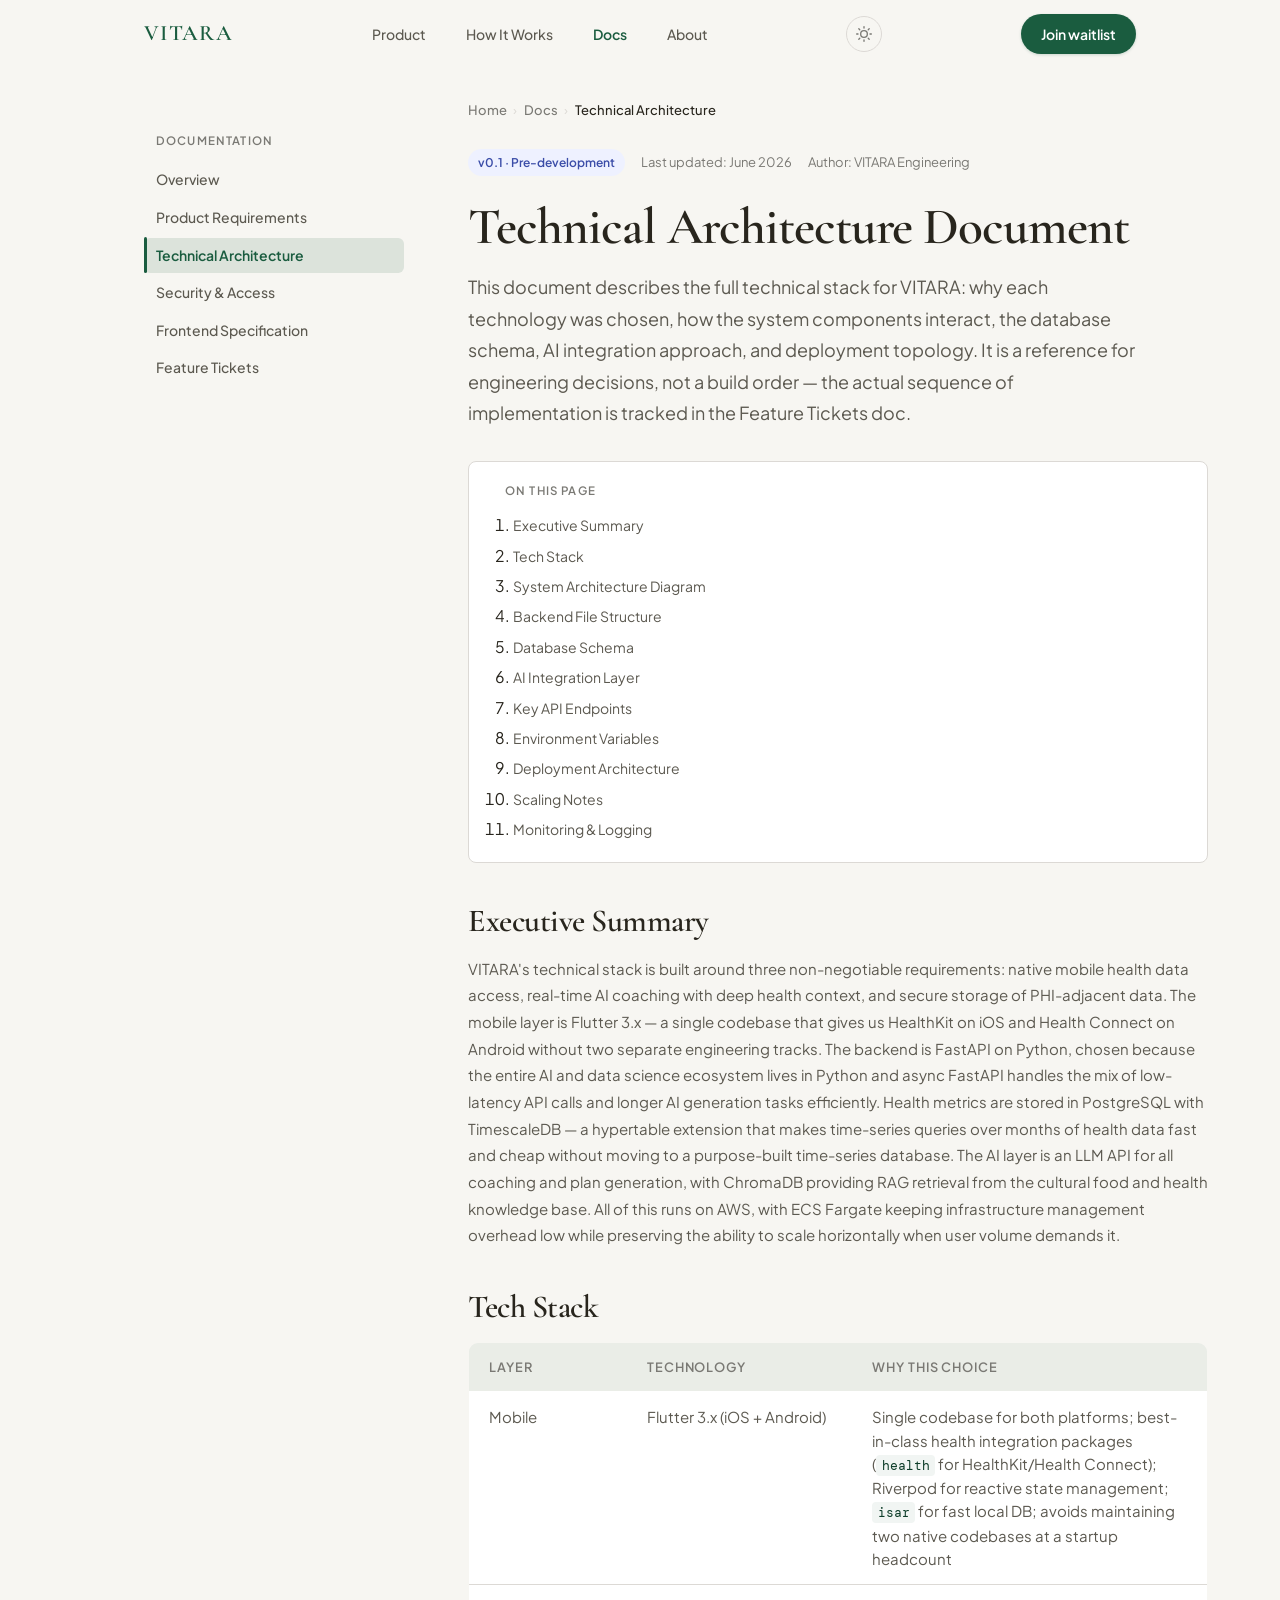
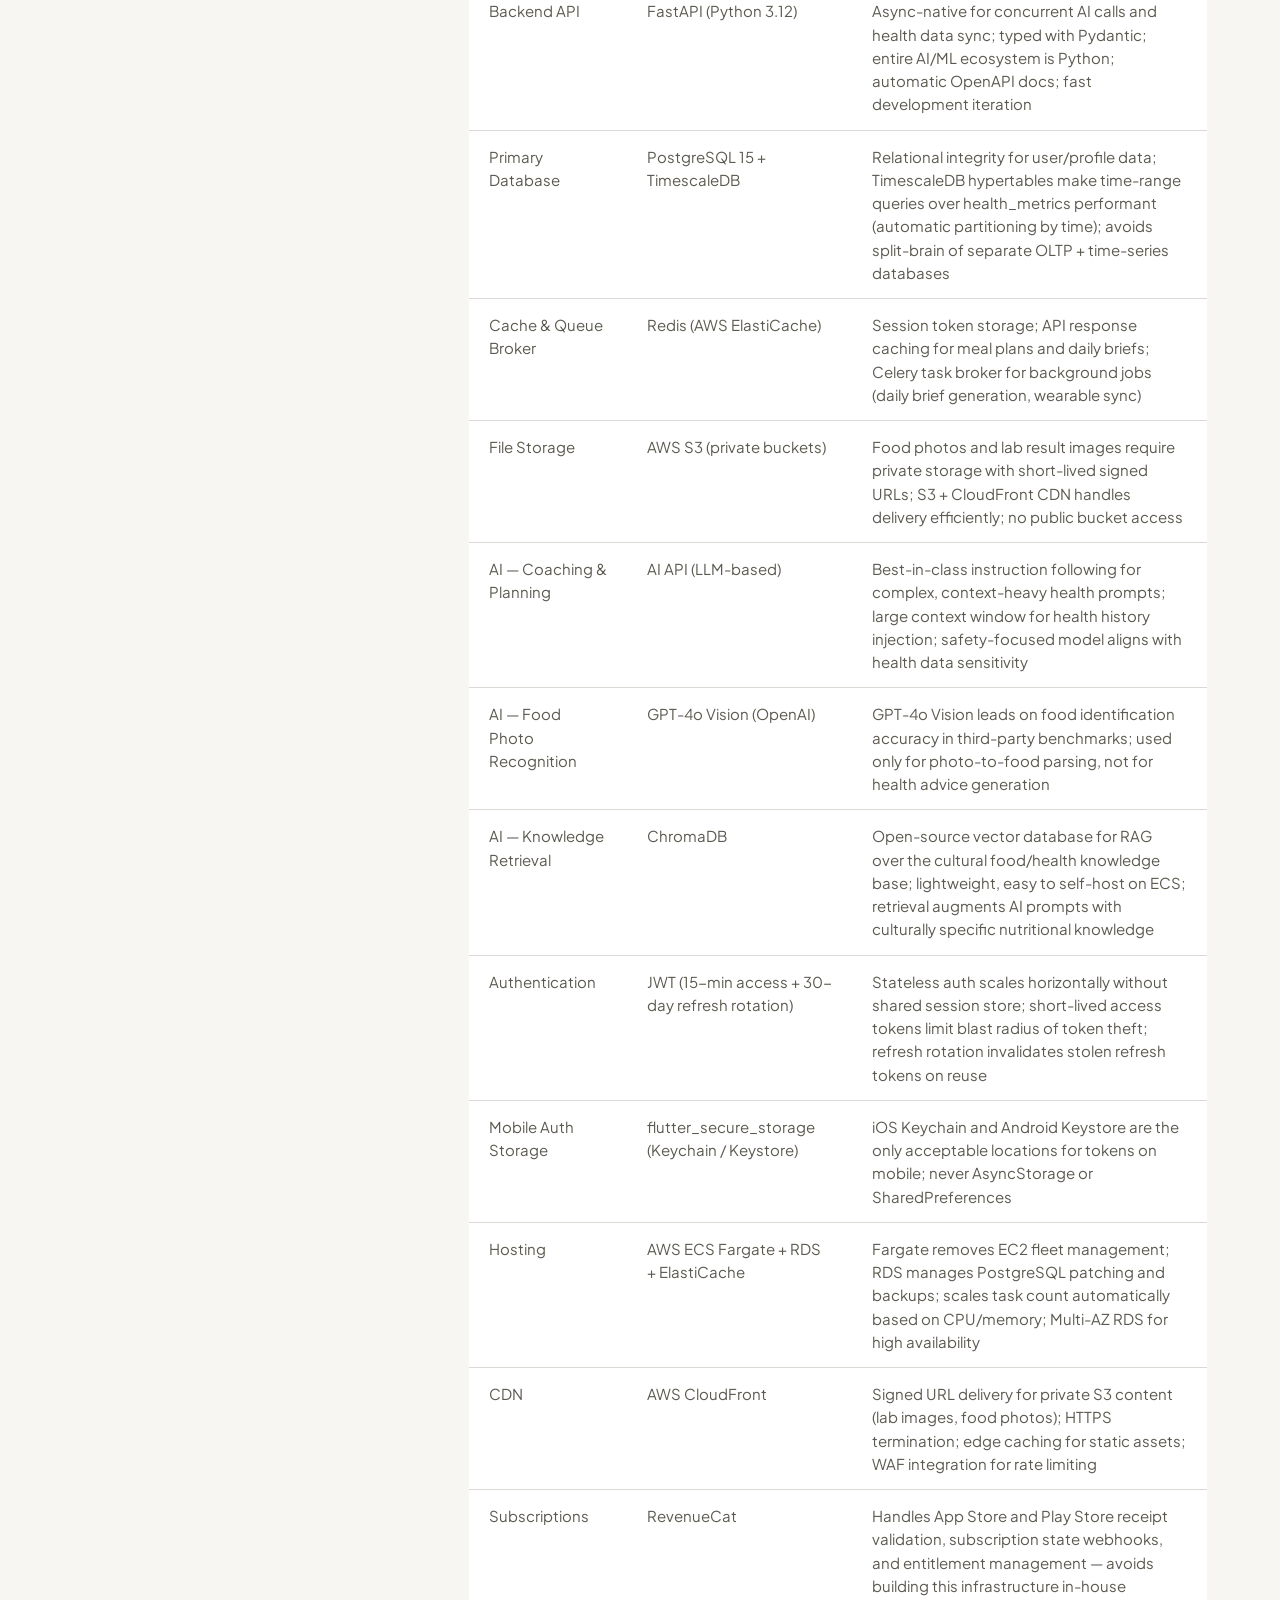
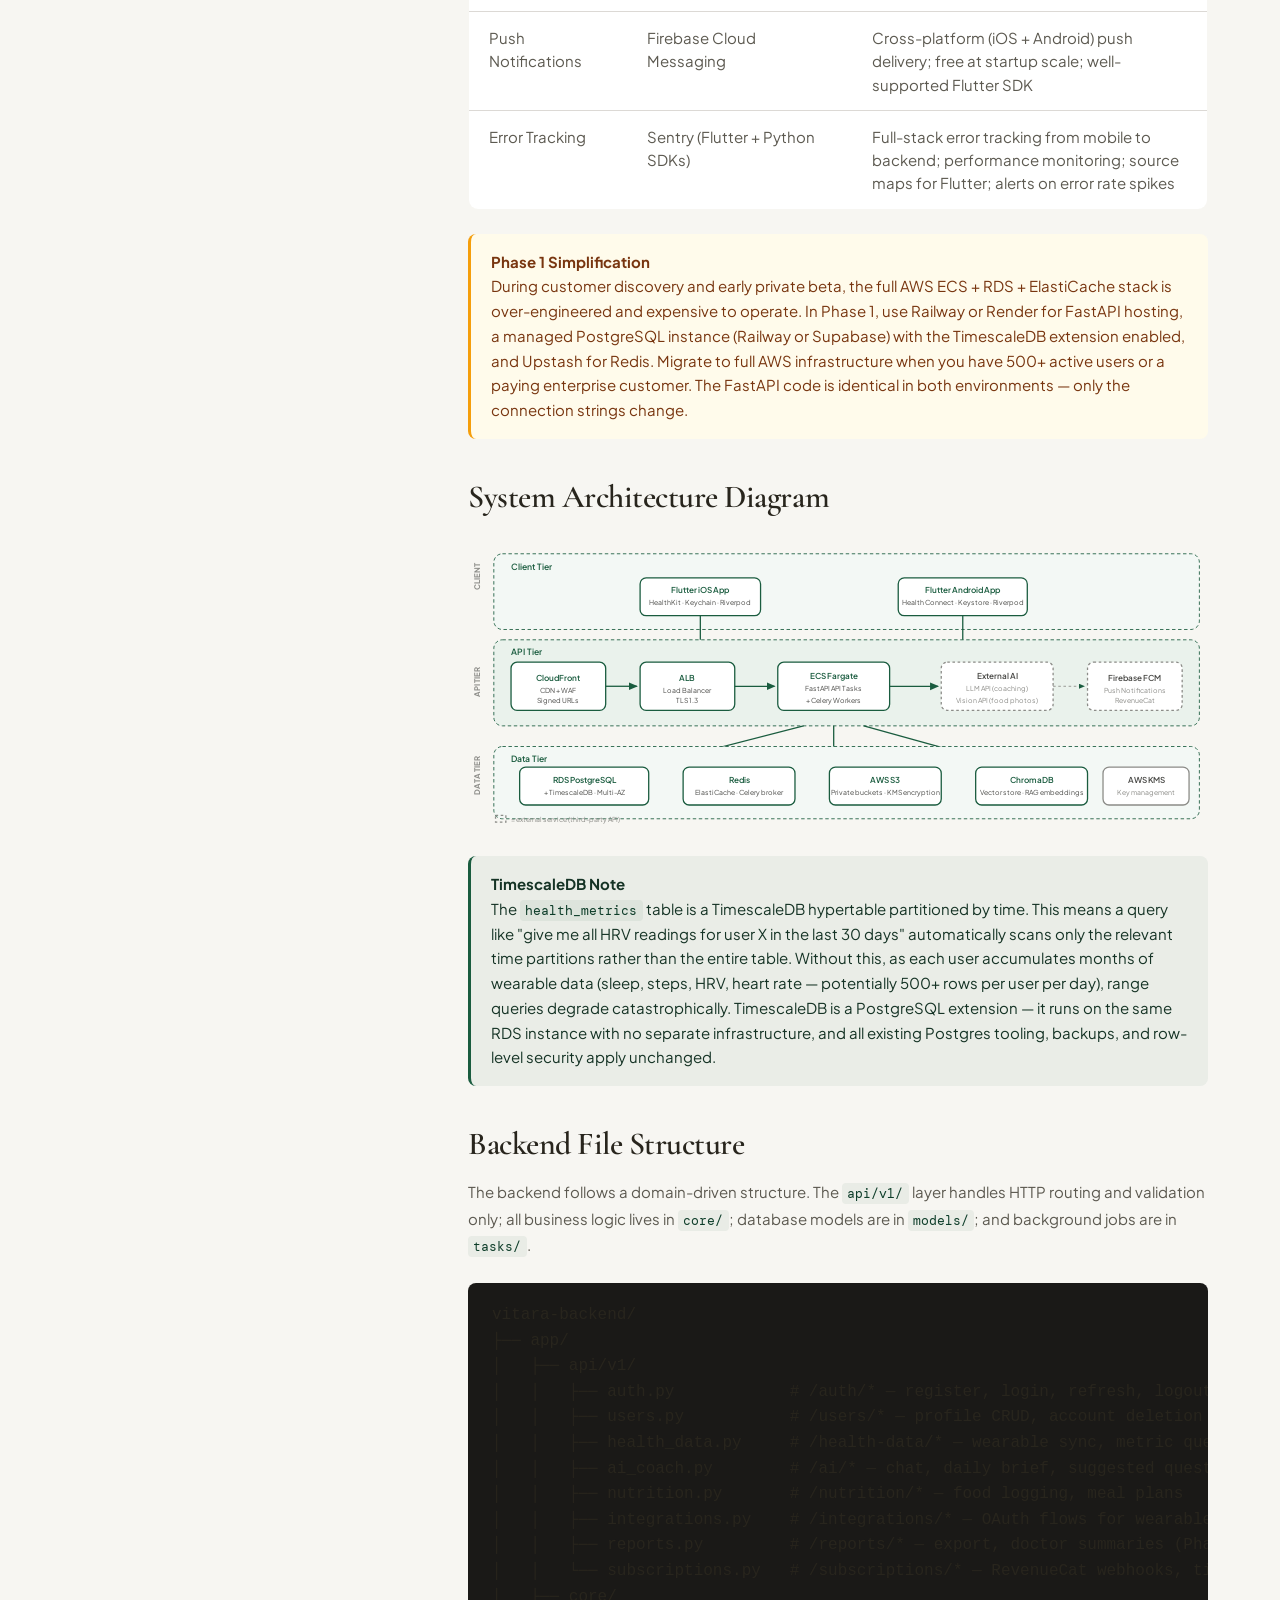
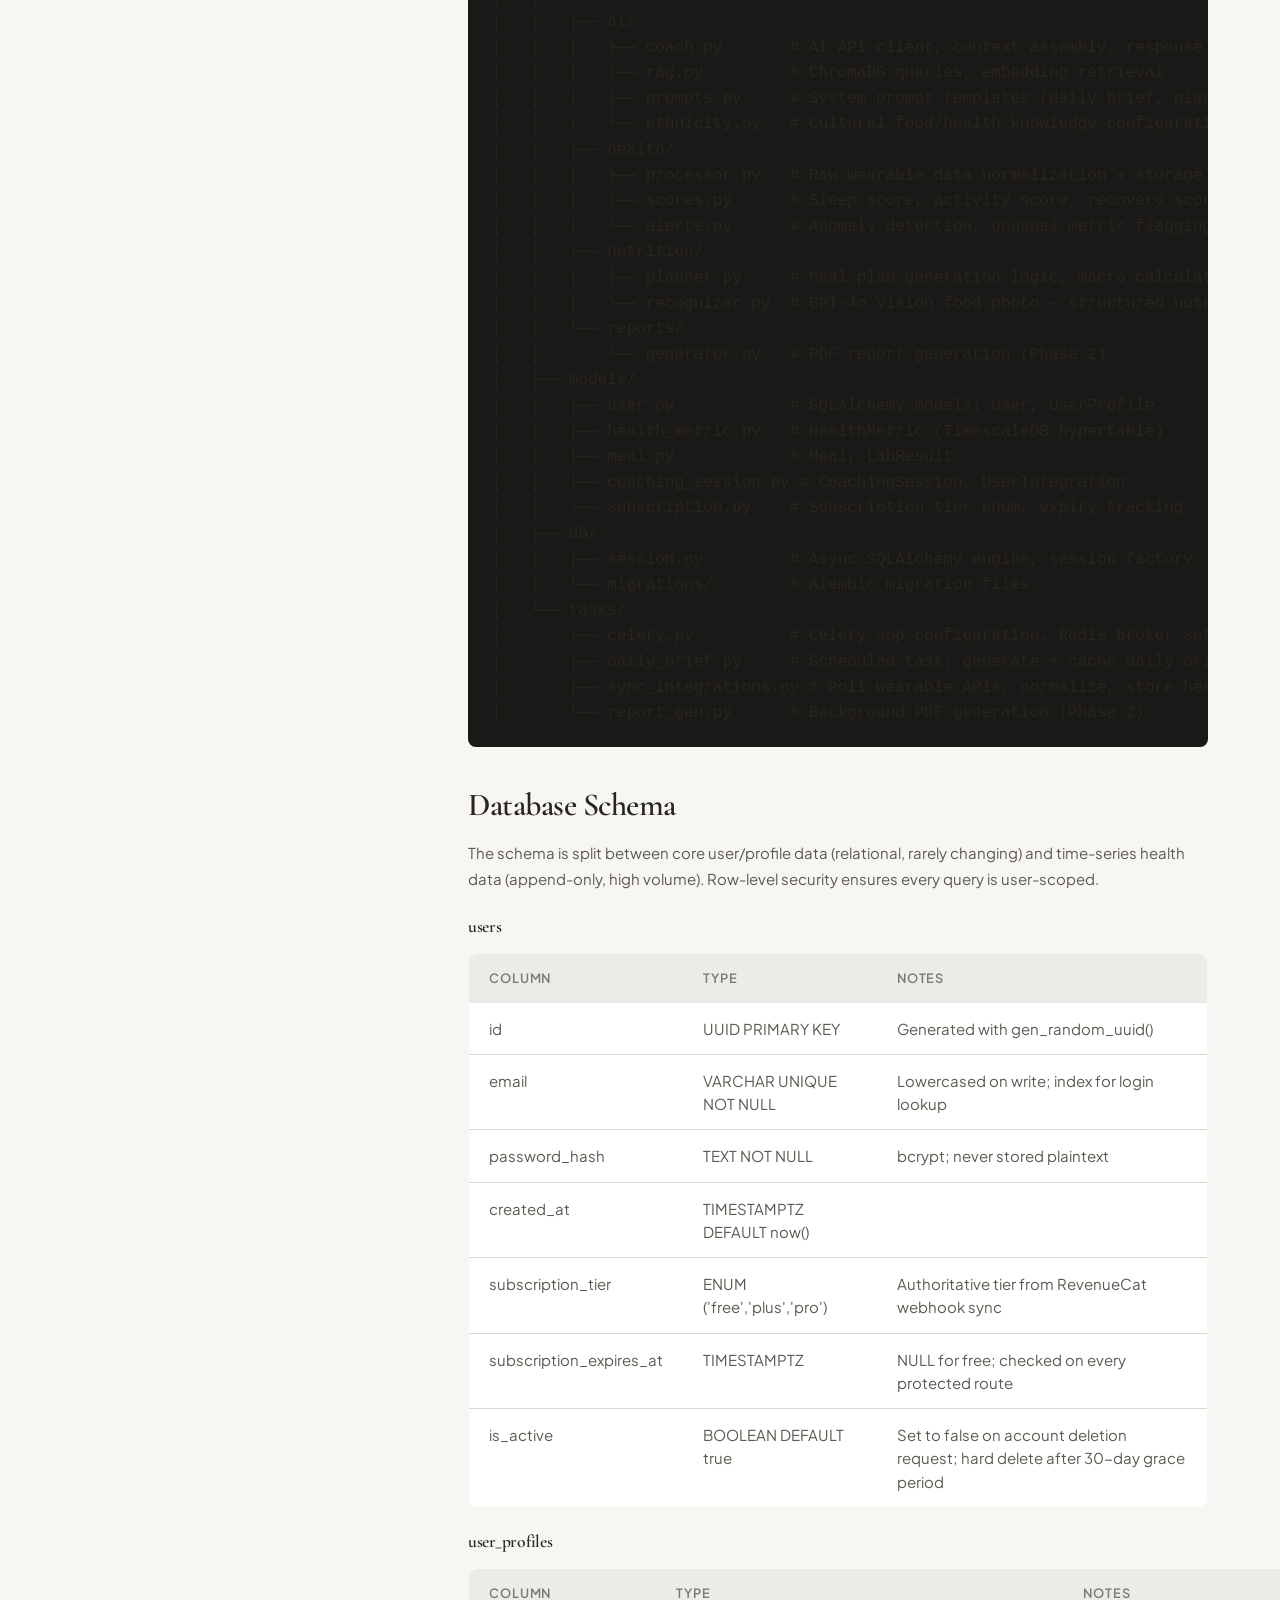
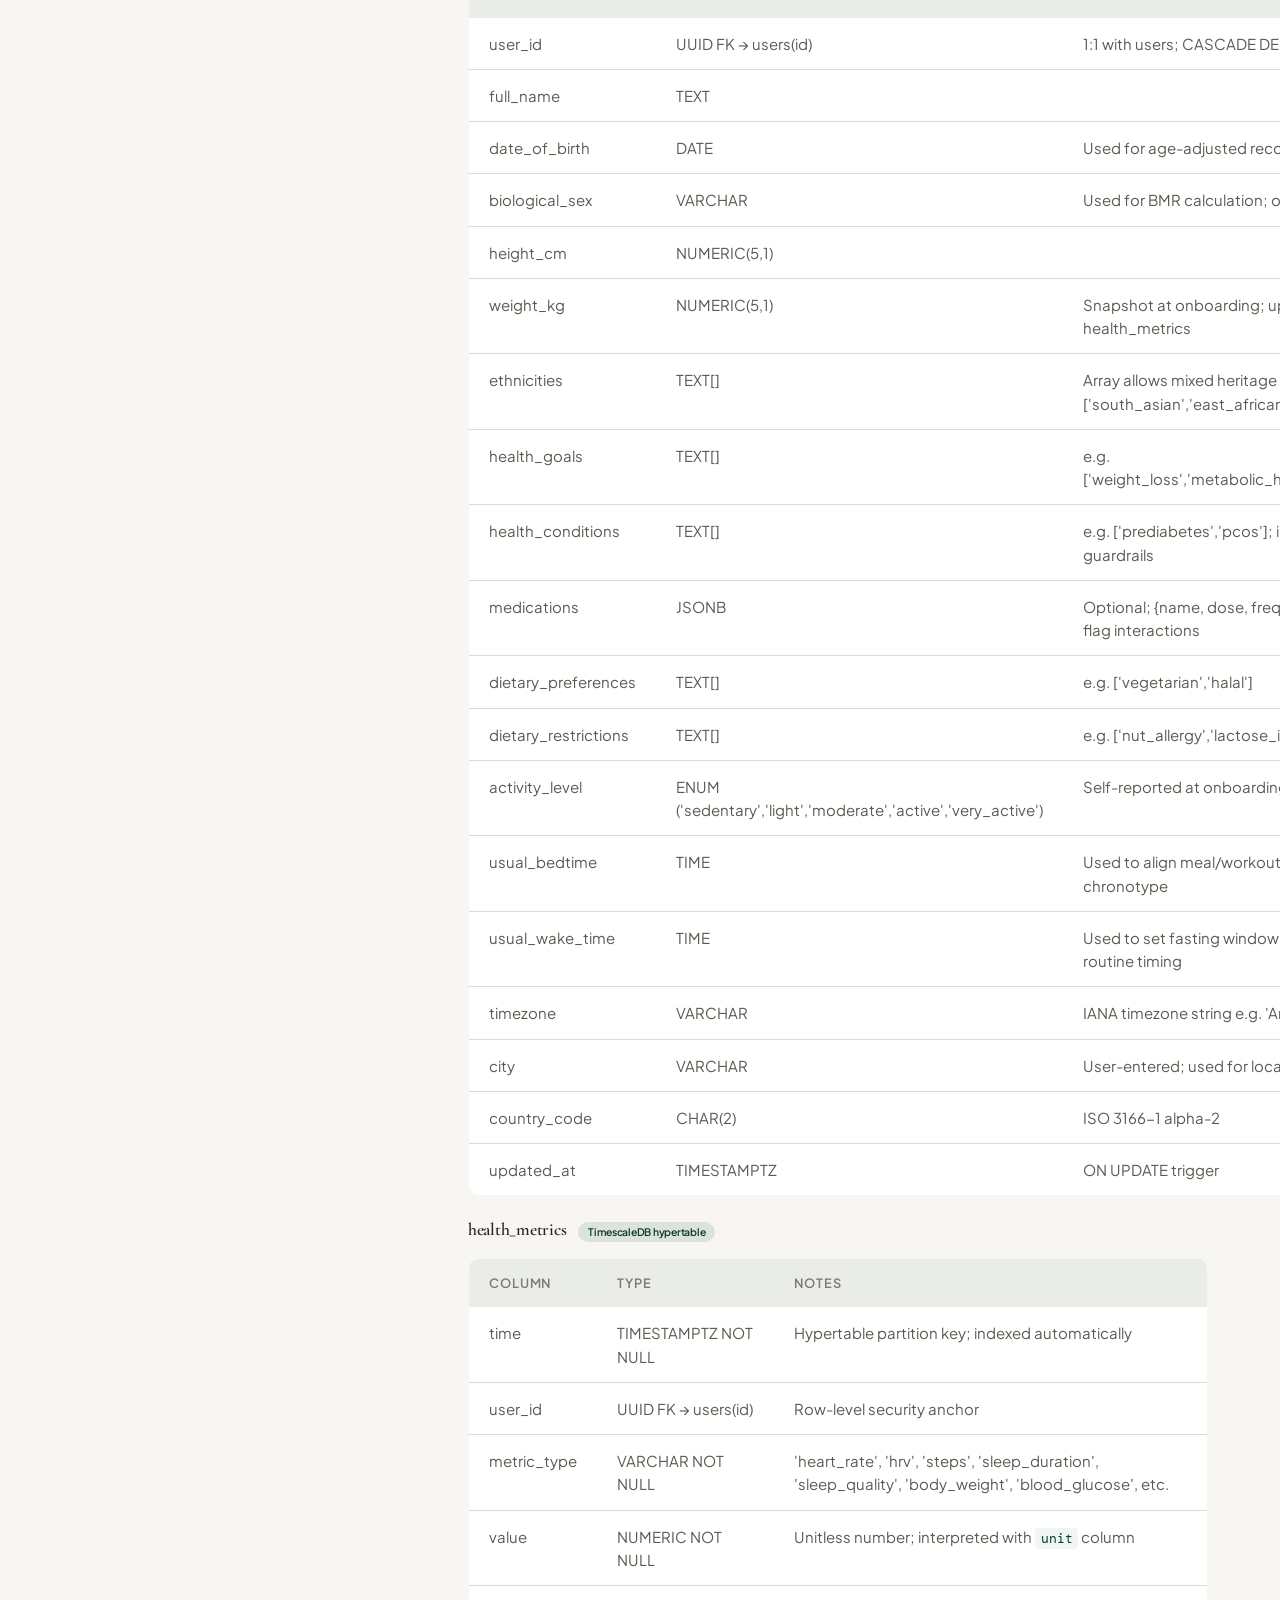
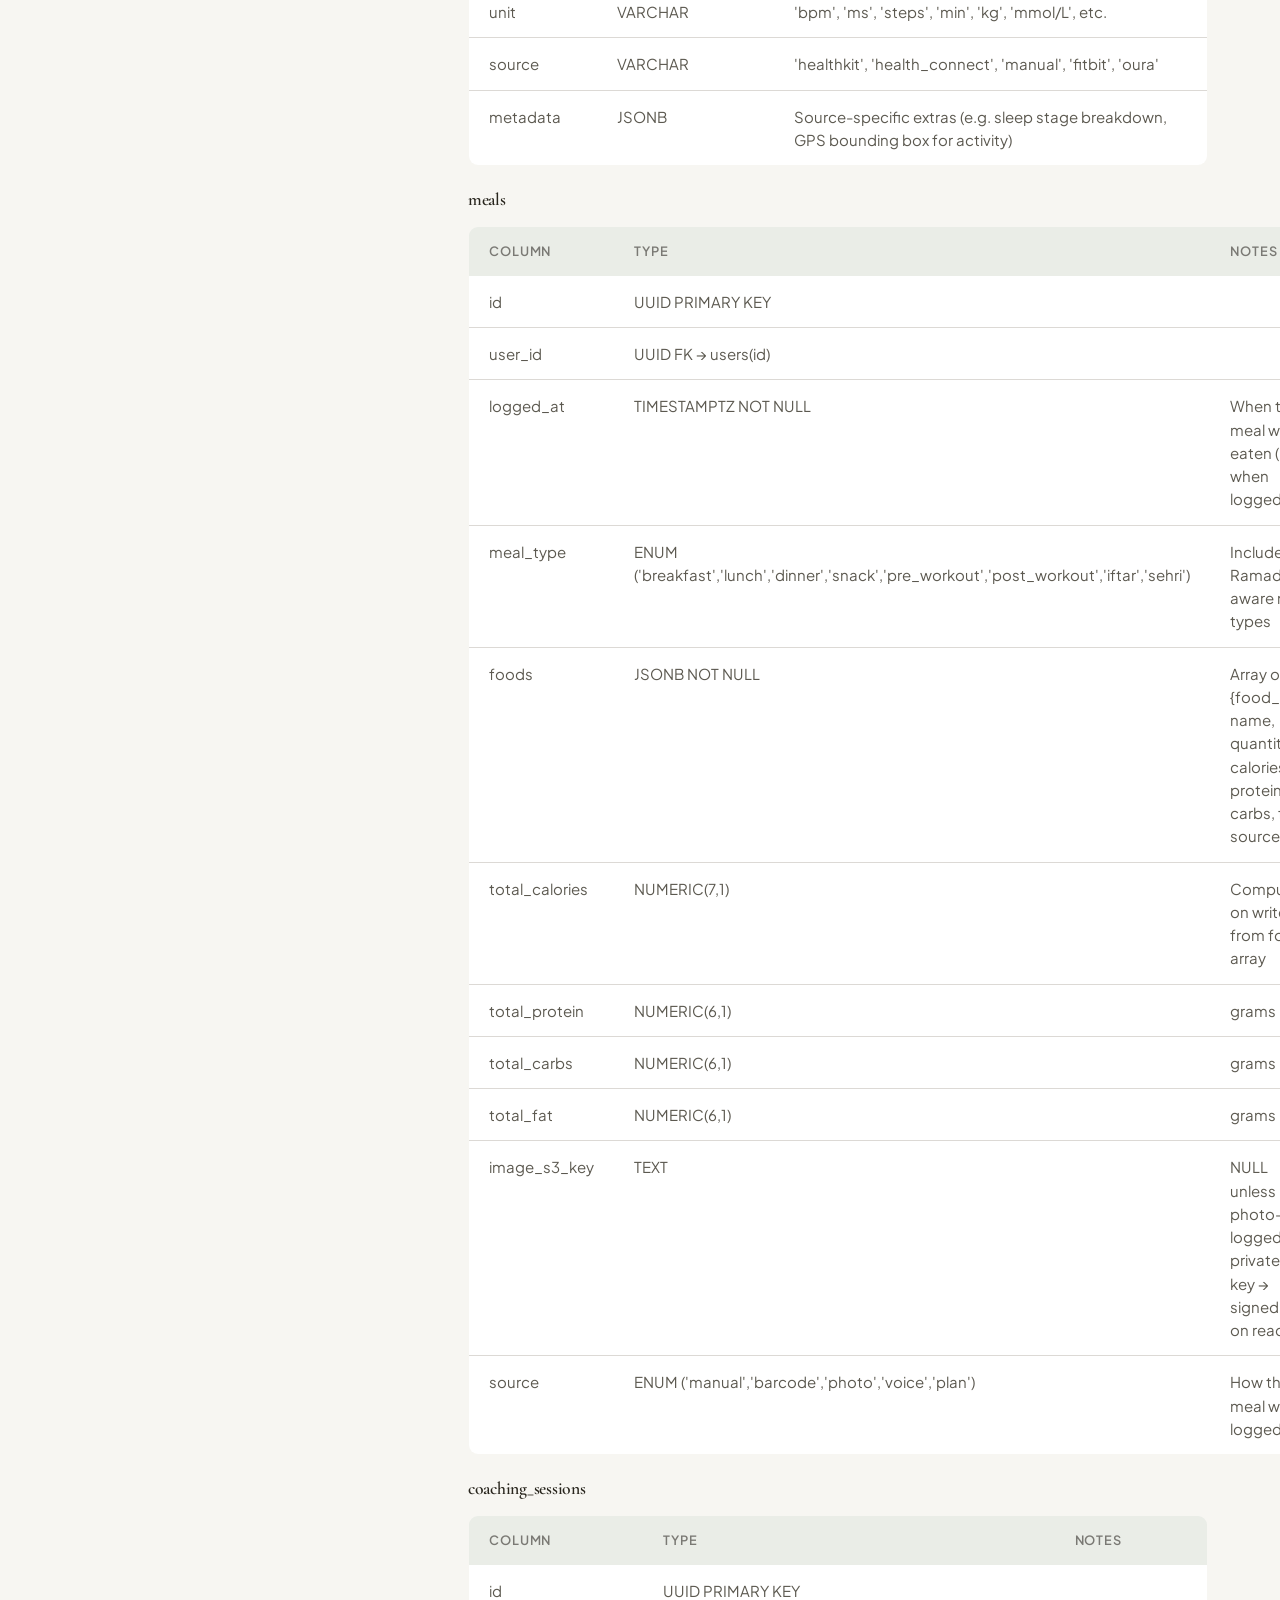
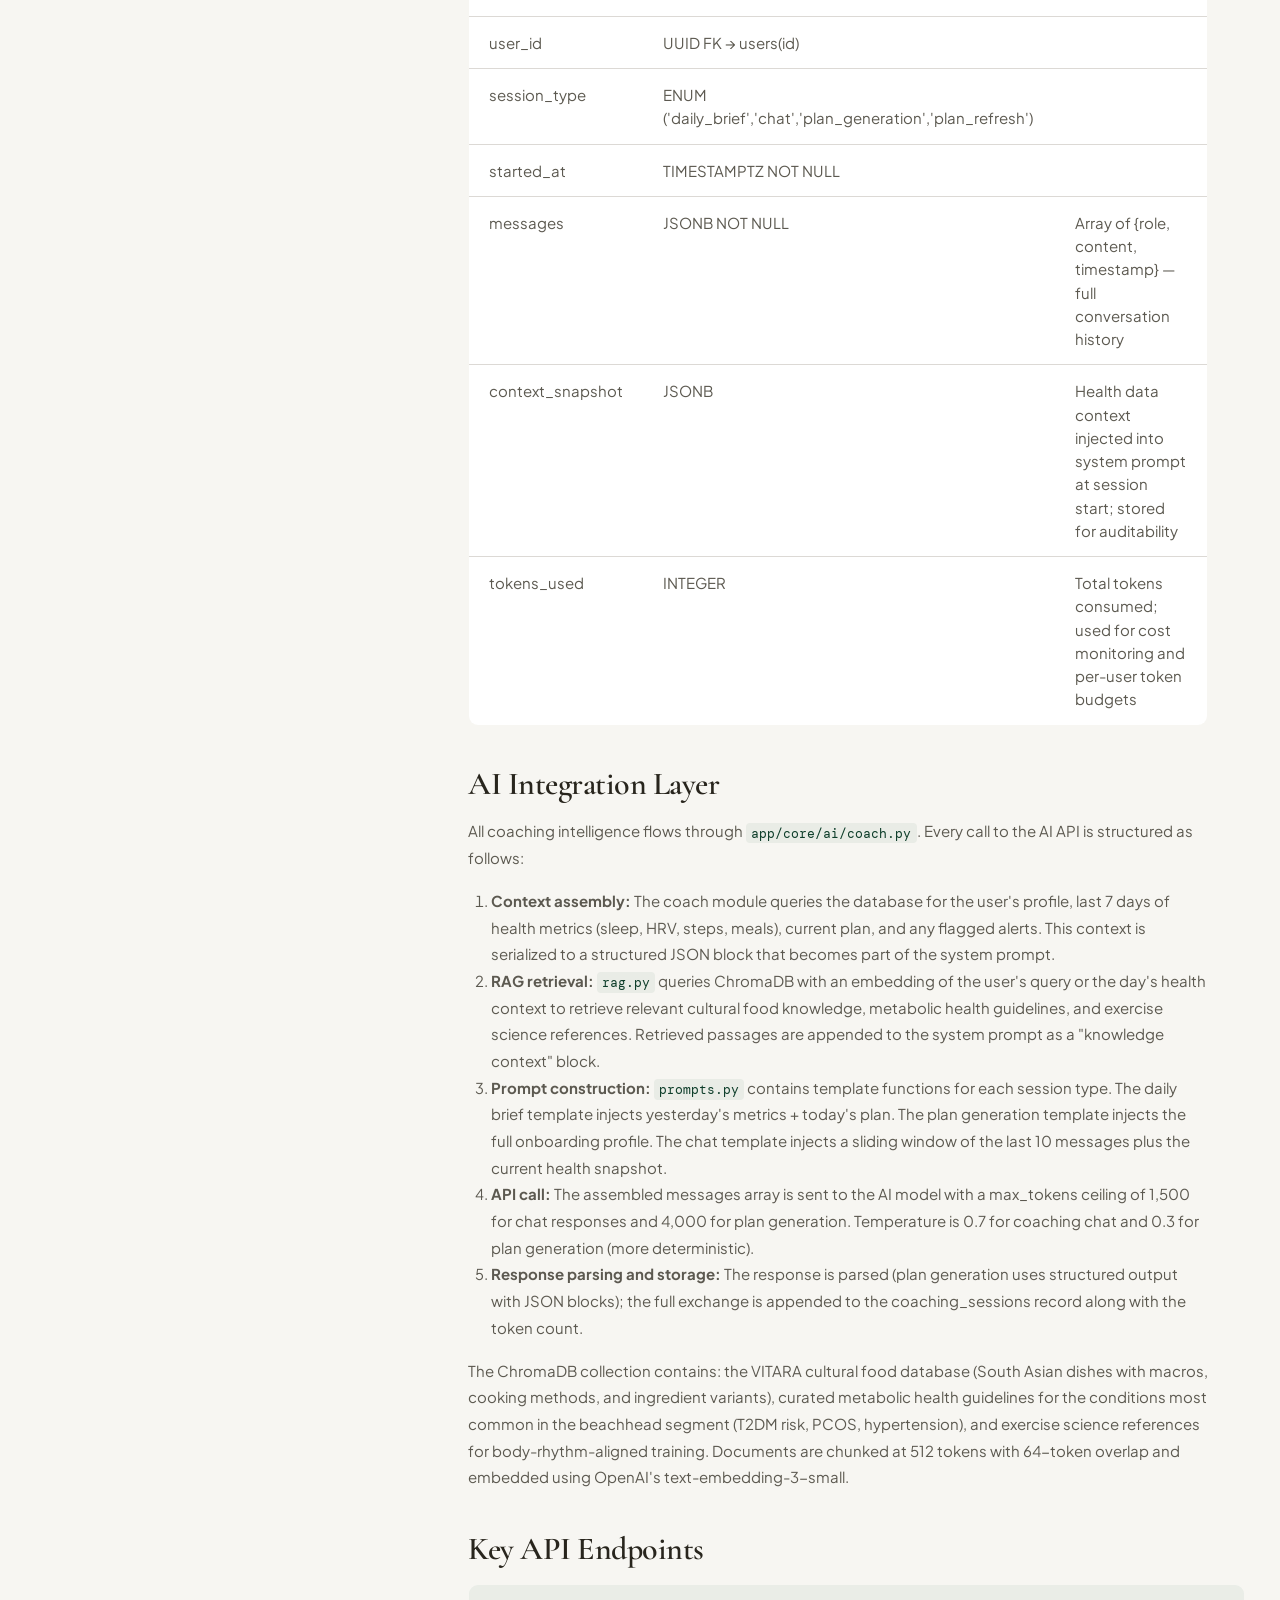
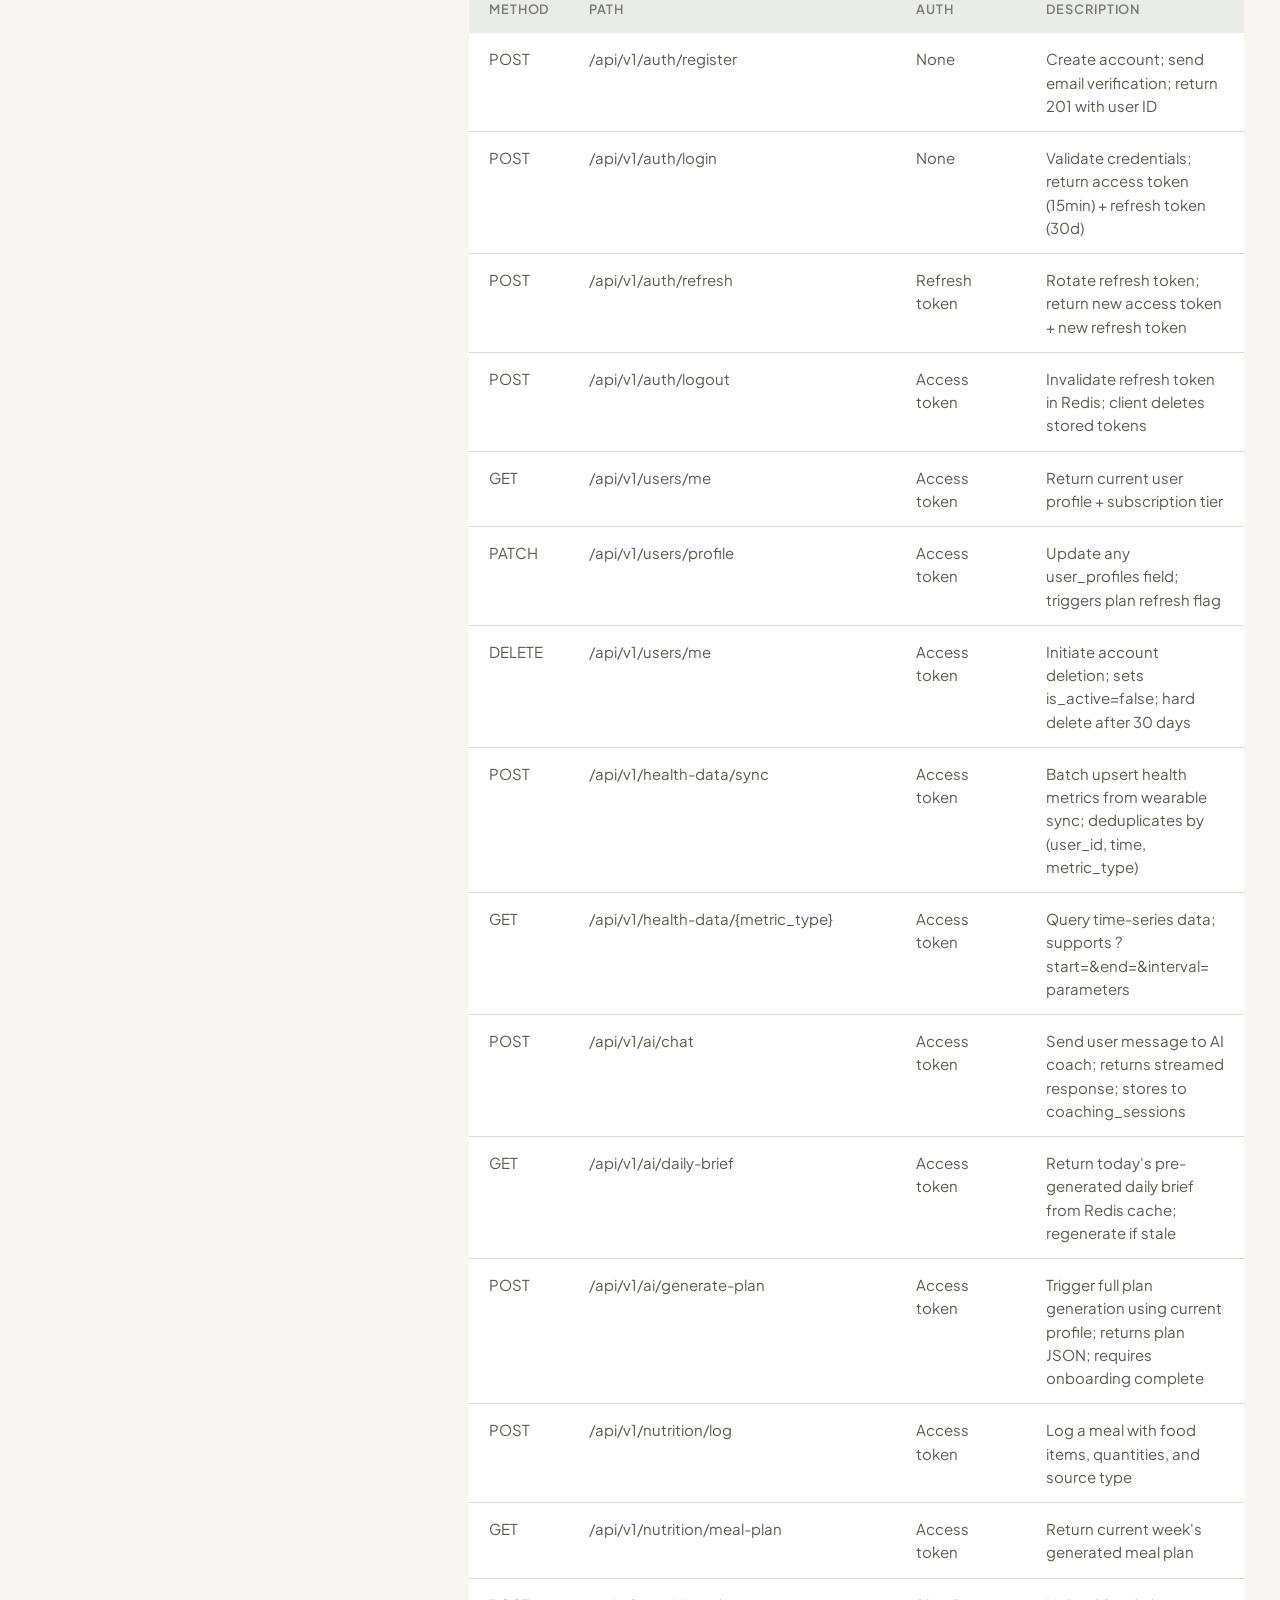
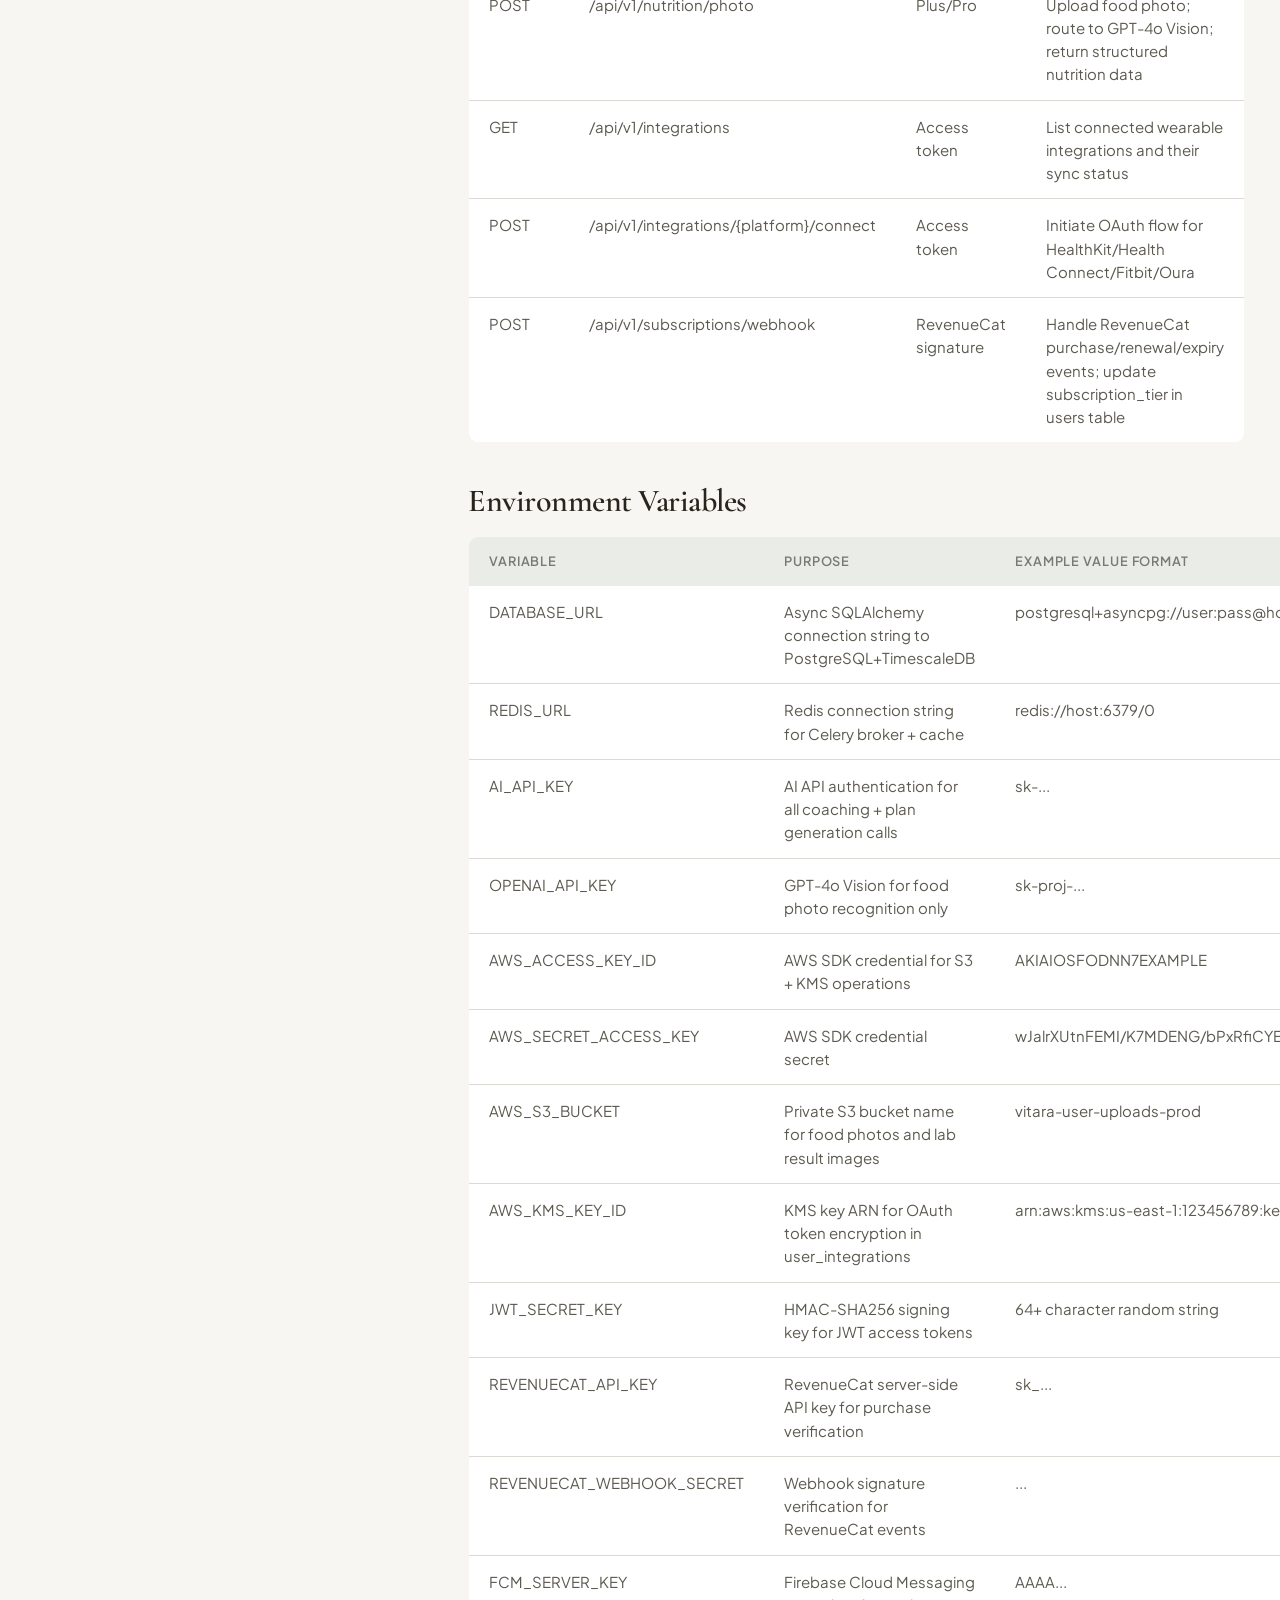
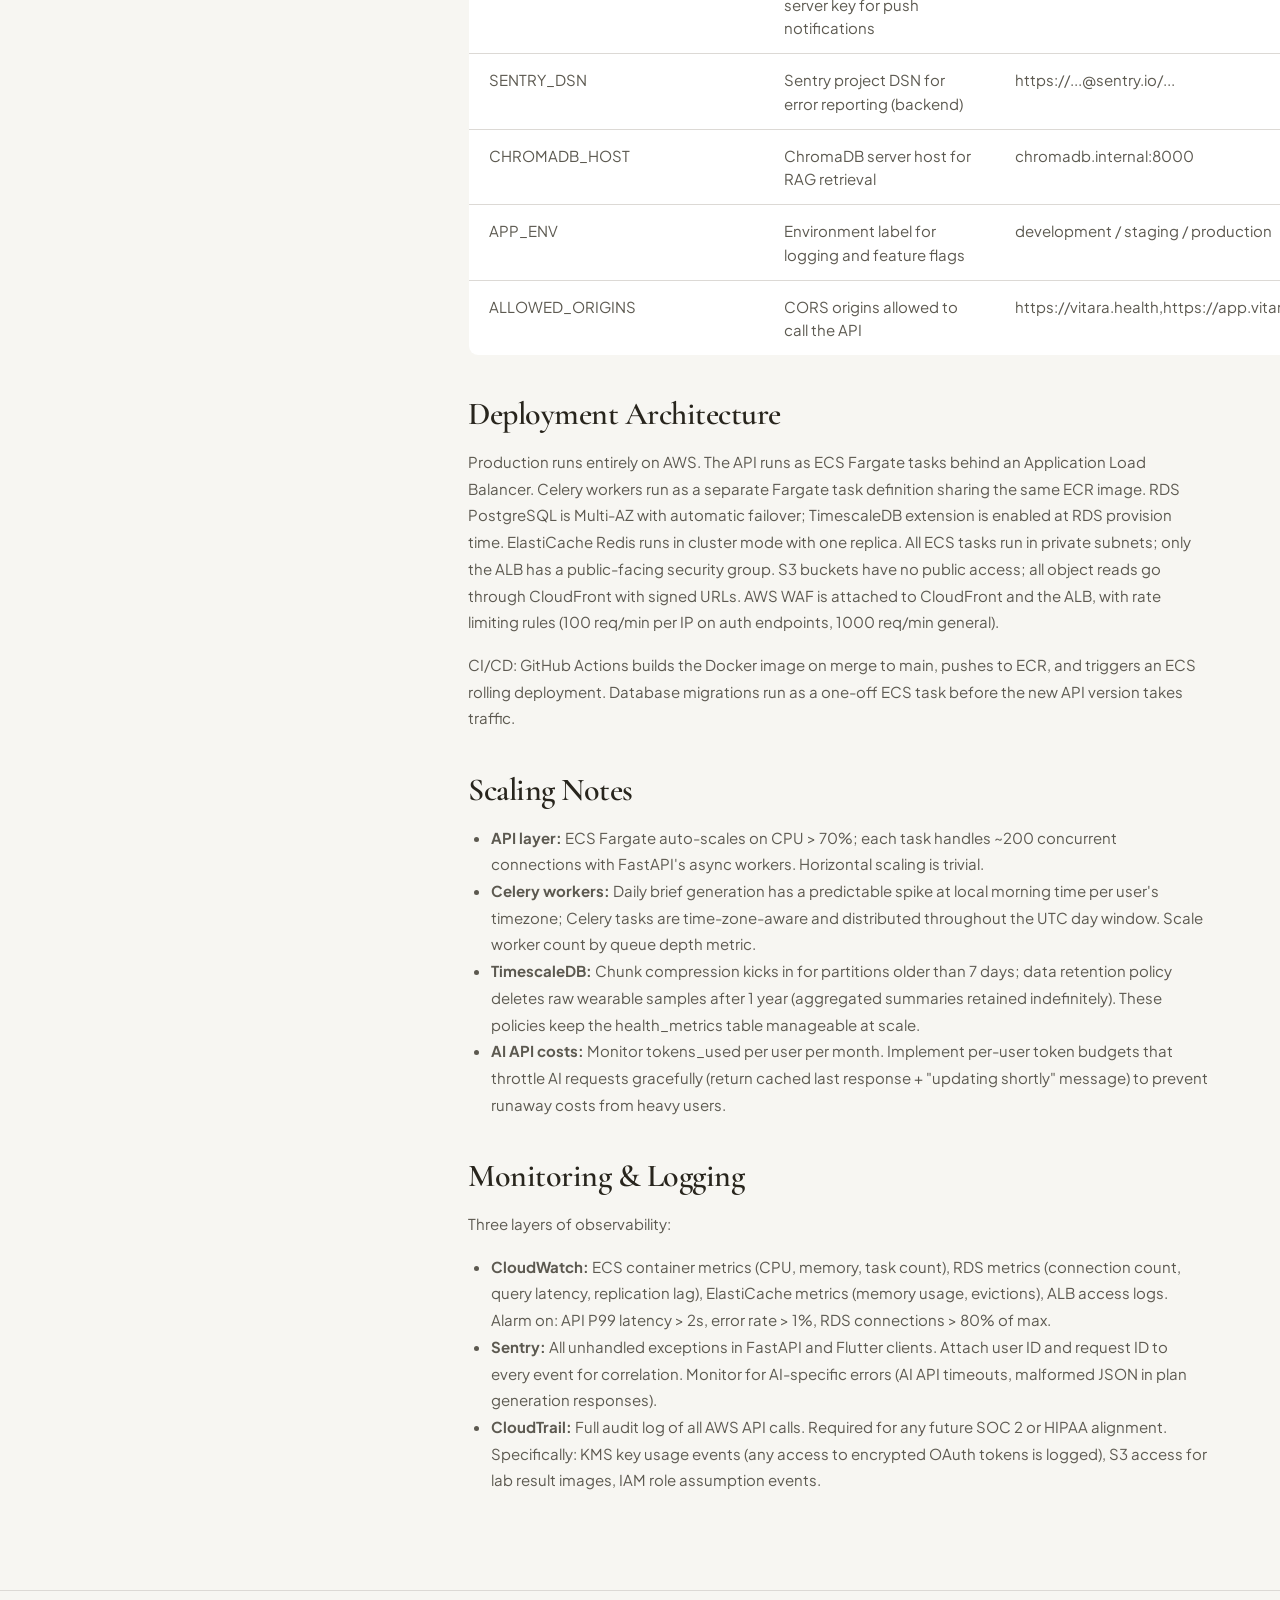
<file: docs/technical-architecture/index.html>
<!DOCTYPE html>
<html lang="en">
<head>
  <meta charset="UTF-8" />
  <meta name="viewport" content="width=device-width, initial-scale=1.0" />
  <title>Technical Architecture Document — VITARA Docs</title>
  <meta name="description" content="VITARA technical architecture: stack decisions, system diagram, database schema, AI integration layer, API endpoints, and deployment strategy." />
  <link rel="icon" type="image/svg+xml" href="data:image/svg+xml,<svg xmlns='http://www.w3.org/2000/svg' viewBox='0 0 100 100'><rect width='100' height='100' rx='14' fill='%231A5C3F'/><text x='50' y='76' font-family='Georgia,serif' font-size='66' font-weight='600' fill='white' text-anchor='middle'>V</text></svg>" />
  <link rel="preconnect" href="https://fonts.googleapis.com" />
  <link rel="preconnect" href="https://fonts.gstatic.com" crossorigin />
  <link rel="preconnect" href="https://api.fontshare.com" />
  <link href="https://api.fontshare.com/v2/css?f[]=satoshi@400,500&display=swap" rel="stylesheet" />
  <link href="https://fonts.googleapis.com/css2?family=Instrument+Serif:ital@0;1&family=DM+Mono:wght@400;500&family=Cormorant+Garamond:ital,wght@0,400;0,500;0,600;1,400;1,500&family=Plus+Jakarta+Sans:wght@400;500;600;700&display=swap" rel="stylesheet" />
  <link rel="stylesheet" href="../../assets/css/main.css" />
</head>
<body>

<header id="nav">
  <div class="container nav-inner">
    <a href="../../" class="logo">VITARA</a>
    <nav class="nav-links" aria-label="Site navigation">
      <a href="../../product/" class="nav-link">Product</a>
      <a href="../../how-it-works/" class="nav-link">How It Works</a>
      <a href="../../docs/" class="nav-link active">Docs</a>
      <a href="../../about/" class="nav-link">About</a>
    </nav>
    <button class="theme-toggle" id="theme-toggle" aria-label="Toggle dark mode">
      <svg class="icon-sun" width="16" height="16" viewBox="0 0 24 24" fill="none" stroke="currentColor" stroke-width="2" stroke-linecap="round" stroke-linejoin="round"><circle cx="12" cy="12" r="5"/><line x1="12" y1="1" x2="12" y2="3"/><line x1="12" y1="21" x2="12" y2="23"/><line x1="4.22" y1="4.22" x2="5.64" y2="5.64"/><line x1="18.36" y1="18.36" x2="19.78" y2="19.78"/><line x1="1" y1="12" x2="3" y2="12"/><line x1="21" y1="12" x2="23" y2="12"/><line x1="4.22" y1="19.78" x2="5.64" y2="18.36"/><line x1="18.36" y1="5.64" x2="19.78" y2="4.22"/></svg>
      <svg class="icon-moon" width="16" height="16" viewBox="0 0 24 24" fill="none" stroke="currentColor" stroke-width="2" stroke-linecap="round" stroke-linejoin="round"><path d="M21 12.79A9 9 0 1 1 11.21 3 7 7 0 0 0 21 12.79z"/></svg>
    </button>
    <button class="nav-toggle" id="nav-toggle" aria-label="Toggle navigation" aria-expanded="false">
      <span class="nav-toggle-bar"></span>
      <span class="nav-toggle-bar"></span>
    </button>
    <a href="../../#waitlist" class="btn btn-sm nav-desktop-cta">Join waitlist</a>
  </div>
</header>
<div id="nav-mobile" class="nav-mobile">
  <a href="../../product/">Product</a>
  <a href="../../how-it-works/">How It Works</a>
  <a href="../../docs/">Docs</a>
  <a href="../../about/">About</a>
  <a href="../../#waitlist" class="btn btn-sm">Join waitlist</a>
</div>

<main class="docs-main">
  <div class="docs-layout">
    <aside class="docs-sidebar">
      <p class="docs-sidebar-title">Documentation</p>
      <nav class="docs-nav" aria-label="Documentation">
        <a href="../" class="docs-nav-item">Overview</a>
        <a href="../prd/" class="docs-nav-item">Product Requirements</a>
        <a href="../technical-architecture/" class="docs-nav-item active">Technical Architecture</a>
        <a href="../security-access/" class="docs-nav-item">Security &amp; Access</a>
        <a href="../frontend-spec/" class="docs-nav-item">Frontend Specification</a>
        <a href="../feature-tickets/" class="docs-nav-item">Feature Tickets</a>
      </nav>
    </aside>

    <div class="docs-content">
      <nav class="breadcrumb" aria-label="Breadcrumb">
        <a href="../../" class="breadcrumb-item">Home</a>
        <span class="breadcrumb-sep">›</span>
        <a href="../" class="breadcrumb-item">Docs</a>
        <span class="breadcrumb-sep">›</span>
        <span class="breadcrumb-item active">Technical Architecture</span>
      </nav>

      <div class="docs-meta">
        <span class="badge badge-next">v0.1 · Pre-development</span>
        <span>Last updated: June 2026</span>
        <span>Author: VITARA Engineering</span>
      </div>

      <h1 class="page-title">Technical Architecture Document</h1>
      <p class="lead">This document describes the full technical stack for VITARA: why each technology was chosen, how the system components interact, the database schema, AI integration approach, and deployment topology. It is a reference for engineering decisions, not a build order — the actual sequence of implementation is tracked in the Feature Tickets doc.</p>

      <div class="toc">
        <p class="docs-sidebar-title">On this page</p>
        <ol>
          <li><a href="#executive-summary">Executive Summary</a></li>
          <li><a href="#tech-stack">Tech Stack</a></li>
          <li><a href="#system-diagram">System Architecture Diagram</a></li>
          <li><a href="#file-structure">Backend File Structure</a></li>
          <li><a href="#database-schema">Database Schema</a></li>
          <li><a href="#ai-integration">AI Integration Layer</a></li>
          <li><a href="#api-endpoints">Key API Endpoints</a></li>
          <li><a href="#env-vars">Environment Variables</a></li>
          <li><a href="#deployment">Deployment Architecture</a></li>
          <li><a href="#scaling">Scaling Notes</a></li>
          <li><a href="#monitoring">Monitoring &amp; Logging</a></li>
        </ol>
      </div>

      <!-- EXECUTIVE SUMMARY -->
      <h2 class="section-title" id="executive-summary">Executive Summary</h2>
      <p class="body-text">VITARA's technical stack is built around three non-negotiable requirements: native mobile health data access, real-time AI coaching with deep health context, and secure storage of PHI-adjacent data. The mobile layer is Flutter 3.x — a single codebase that gives us HealthKit on iOS and Health Connect on Android without two separate engineering tracks. The backend is FastAPI on Python, chosen because the entire AI and data science ecosystem lives in Python and async FastAPI handles the mix of low-latency API calls and longer AI generation tasks efficiently. Health metrics are stored in PostgreSQL with TimescaleDB — a hypertable extension that makes time-series queries over months of health data fast and cheap without moving to a purpose-built time-series database. The AI layer is an LLM API for all coaching and plan generation, with ChromaDB providing RAG retrieval from the cultural food and health knowledge base. All of this runs on AWS, with ECS Fargate keeping infrastructure management overhead low while preserving the ability to scale horizontally when user volume demands it.</p>

      <!-- TECH STACK -->
      <h2 class="section-title" id="tech-stack">Tech Stack</h2>
      <table class="comparison-table">
        <thead>
          <tr>
            <th>Layer</th>
            <th>Technology</th>
            <th>Why This Choice</th>
          </tr>
        </thead>
        <tbody>
          <tr>
            <td>Mobile</td>
            <td>Flutter 3.x (iOS + Android)</td>
            <td>Single codebase for both platforms; best-in-class health integration packages (<code>health</code> for HealthKit/Health Connect); Riverpod for reactive state management; <code>isar</code> for fast local DB; avoids maintaining two native codebases at a startup headcount</td>
          </tr>
          <tr>
            <td>Backend API</td>
            <td>FastAPI (Python 3.12)</td>
            <td>Async-native for concurrent AI calls and health data sync; typed with Pydantic; entire AI/ML ecosystem is Python; automatic OpenAPI docs; fast development iteration</td>
          </tr>
          <tr>
            <td>Primary Database</td>
            <td>PostgreSQL 15 + TimescaleDB</td>
            <td>Relational integrity for user/profile data; TimescaleDB hypertables make time-range queries over health_metrics performant (automatic partitioning by time); avoids split-brain of separate OLTP + time-series databases</td>
          </tr>
          <tr>
            <td>Cache &amp; Queue Broker</td>
            <td>Redis (AWS ElastiCache)</td>
            <td>Session token storage; API response caching for meal plans and daily briefs; Celery task broker for background jobs (daily brief generation, wearable sync)</td>
          </tr>
          <tr>
            <td>File Storage</td>
            <td>AWS S3 (private buckets)</td>
            <td>Food photos and lab result images require private storage with short-lived signed URLs; S3 + CloudFront CDN handles delivery efficiently; no public bucket access</td>
          </tr>
          <tr>
            <td>AI — Coaching &amp; Planning</td>
            <td>AI API (LLM-based)</td>
            <td>Best-in-class instruction following for complex, context-heavy health prompts; large context window for health history injection; safety-focused model aligns with health data sensitivity</td>
          </tr>
          <tr>
            <td>AI — Food Photo Recognition</td>
            <td>GPT-4o Vision (OpenAI)</td>
            <td>GPT-4o Vision leads on food identification accuracy in third-party benchmarks; used only for photo-to-food parsing, not for health advice generation</td>
          </tr>
          <tr>
            <td>AI — Knowledge Retrieval</td>
            <td>ChromaDB</td>
            <td>Open-source vector database for RAG over the cultural food/health knowledge base; lightweight, easy to self-host on ECS; retrieval augments AI prompts with culturally specific nutritional knowledge</td>
          </tr>
          <tr>
            <td>Authentication</td>
            <td>JWT (15-min access + 30-day refresh rotation)</td>
            <td>Stateless auth scales horizontally without shared session store; short-lived access tokens limit blast radius of token theft; refresh rotation invalidates stolen refresh tokens on reuse</td>
          </tr>
          <tr>
            <td>Mobile Auth Storage</td>
            <td>flutter_secure_storage (Keychain / Keystore)</td>
            <td>iOS Keychain and Android Keystore are the only acceptable locations for tokens on mobile; never AsyncStorage or SharedPreferences</td>
          </tr>
          <tr>
            <td>Hosting</td>
            <td>AWS ECS Fargate + RDS + ElastiCache</td>
            <td>Fargate removes EC2 fleet management; RDS manages PostgreSQL patching and backups; scales task count automatically based on CPU/memory; Multi-AZ RDS for high availability</td>
          </tr>
          <tr>
            <td>CDN</td>
            <td>AWS CloudFront</td>
            <td>Signed URL delivery for private S3 content (lab images, food photos); HTTPS termination; edge caching for static assets; WAF integration for rate limiting</td>
          </tr>
          <tr>
            <td>Subscriptions</td>
            <td>RevenueCat</td>
            <td>Handles App Store and Play Store receipt validation, subscription state webhooks, and entitlement management — avoids building this infrastructure in-house</td>
          </tr>
          <tr>
            <td>Push Notifications</td>
            <td>Firebase Cloud Messaging</td>
            <td>Cross-platform (iOS + Android) push delivery; free at startup scale; well-supported Flutter SDK</td>
          </tr>
          <tr>
            <td>Error Tracking</td>
            <td>Sentry (Flutter + Python SDKs)</td>
            <td>Full-stack error tracking from mobile to backend; performance monitoring; source maps for Flutter; alerts on error rate spikes</td>
          </tr>
        </tbody>
      </table>

      <div class="callout callout-warning">
        <strong>Phase 1 Simplification</strong><br />
        During customer discovery and early private beta, the full AWS ECS + RDS + ElastiCache stack is over-engineered and expensive to operate. In Phase 1, use Railway or Render for FastAPI hosting, a managed PostgreSQL instance (Railway or Supabase) with the TimescaleDB extension enabled, and Upstash for Redis. Migrate to full AWS infrastructure when you have 500+ active users or a paying enterprise customer. The FastAPI code is identical in both environments — only the connection strings change.
      </div>

      <!-- SYSTEM ARCHITECTURE DIAGRAM -->
      <h2 class="section-title" id="system-diagram">System Architecture Diagram</h2>

      <svg viewBox="0 0 860 340" xmlns="http://www.w3.org/2000/svg" role="img" aria-label="VITARA three-tier system architecture diagram" style="width:100%;height:auto;display:block;margin:24px 0;">
        <defs>
          <marker id="arr2" markerWidth="8" markerHeight="8" refX="6" refY="3" orient="auto">
            <path d="M0,0 L0,6 L7,3 z" fill="#1A5C3F"/>
          </marker>
        </defs>
        <!-- Tier labels -->
        <text x="14" y="58" font-family="Plus Jakarta Sans, sans-serif" font-size="9" font-weight="700" fill="#8C8C88" text-anchor="start" transform="rotate(-90, 14, 58)">CLIENT</text>
        <text x="14" y="182" font-family="Plus Jakarta Sans, sans-serif" font-size="9" font-weight="700" fill="#8C8C88" text-anchor="start" transform="rotate(-90, 14, 182)">API TIER</text>
        <text x="14" y="296" font-family="Plus Jakarta Sans, sans-serif" font-size="9" font-weight="700" fill="#8C8C88" text-anchor="start" transform="rotate(-90, 14, 296)">DATA TIER</text>

        <!-- CLIENT TIER band -->
        <rect x="30" y="16" width="820" height="88" rx="10" fill="#F3F8F5" stroke="#1A5C3F" stroke-width="1" stroke-dasharray="4,3"/>
        <text x="50" y="35" font-family="Plus Jakarta Sans, sans-serif" font-size="10" font-weight="600" fill="#1A5C3F">Client Tier</text>
        <!-- iOS App -->
        <rect x="200" y="44" width="140" height="44" rx="7" fill="white" stroke="#1A5C3F" stroke-width="1.5"/>
        <text x="270" y="62" font-family="Plus Jakarta Sans, sans-serif" font-size="9.5" font-weight="600" fill="#1A5C3F" text-anchor="middle">Flutter iOS App</text>
        <text x="270" y="76" font-family="Plus Jakarta Sans, sans-serif" font-size="8" fill="#4A4A47" text-anchor="middle">HealthKit · Keychain · Riverpod</text>
        <!-- Android App -->
        <rect x="500" y="44" width="150" height="44" rx="7" fill="white" stroke="#1A5C3F" stroke-width="1.5"/>
        <text x="575" y="62" font-family="Plus Jakarta Sans, sans-serif" font-size="9.5" font-weight="600" fill="#1A5C3F" text-anchor="middle">Flutter Android App</text>
        <text x="575" y="76" font-family="Plus Jakarta Sans, sans-serif" font-size="8" fill="#4A4A47" text-anchor="middle">Health Connect · Keystore · Riverpod</text>

        <!-- Arrows Client → API -->
        <line x1="270" y1="88" x2="270" y2="130" stroke="#1A5C3F" stroke-width="1.5" marker-end="url(#arr2)"/>
        <line x1="575" y1="88" x2="575" y2="130" stroke="#1A5C3F" stroke-width="1.5" marker-end="url(#arr2)"/>

        <!-- API TIER band -->
        <rect x="30" y="116" width="820" height="100" rx="10" fill="#EAF2EC" stroke="#1A5C3F" stroke-width="1" stroke-dasharray="4,3"/>
        <text x="50" y="134" font-family="Plus Jakarta Sans, sans-serif" font-size="10" font-weight="600" fill="#1A5C3F">API Tier</text>
        <!-- CloudFront -->
        <rect x="50" y="142" width="110" height="56" rx="7" fill="white" stroke="#1A5C3F" stroke-width="1.5"/>
        <text x="105" y="164" font-family="Plus Jakarta Sans, sans-serif" font-size="9.5" font-weight="600" fill="#1A5C3F" text-anchor="middle">CloudFront</text>
        <text x="105" y="178" font-family="Plus Jakarta Sans, sans-serif" font-size="8" fill="#4A4A47" text-anchor="middle">CDN + WAF</text>
        <text x="105" y="190" font-family="Plus Jakarta Sans, sans-serif" font-size="8" fill="#4A4A47" text-anchor="middle">Signed URLs</text>
        <!-- ALB -->
        <rect x="200" y="142" width="110" height="56" rx="7" fill="white" stroke="#1A5C3F" stroke-width="1.5"/>
        <text x="255" y="164" font-family="Plus Jakarta Sans, sans-serif" font-size="9.5" font-weight="600" fill="#1A5C3F" text-anchor="middle">ALB</text>
        <text x="255" y="178" font-family="Plus Jakarta Sans, sans-serif" font-size="8" fill="#4A4A47" text-anchor="middle">Load Balancer</text>
        <text x="255" y="190" font-family="Plus Jakarta Sans, sans-serif" font-size="8" fill="#4A4A47" text-anchor="middle">TLS 1.3</text>
        <!-- FastAPI -->
        <rect x="360" y="142" width="130" height="56" rx="7" fill="white" stroke="#1A5C3F" stroke-width="1.5"/>
        <text x="425" y="162" font-family="Plus Jakarta Sans, sans-serif" font-size="9.5" font-weight="600" fill="#1A5C3F" text-anchor="middle">ECS Fargate</text>
        <text x="425" y="176" font-family="Plus Jakarta Sans, sans-serif" font-size="8" fill="#4A4A47" text-anchor="middle">FastAPI API Tasks</text>
        <text x="425" y="190" font-family="Plus Jakarta Sans, sans-serif" font-size="8" fill="#4A4A47" text-anchor="middle">+ Celery Workers</text>
        <!-- External AI APIs -->
        <rect x="550" y="142" width="130" height="56" rx="7" fill="white" stroke="#8C8C88" stroke-width="1.5" stroke-dasharray="3,3"/>
        <text x="615" y="162" font-family="Plus Jakarta Sans, sans-serif" font-size="9.5" font-weight="600" fill="#4A4A47" text-anchor="middle">External AI</text>
        <text x="615" y="176" font-family="Plus Jakarta Sans, sans-serif" font-size="8" fill="#8C8C88" text-anchor="middle">LLM API (coaching)</text>
        <text x="615" y="190" font-family="Plus Jakarta Sans, sans-serif" font-size="8" fill="#8C8C88" text-anchor="middle">Vision API (food photos)</text>
        <!-- Firebase external -->
        <rect x="720" y="142" width="110" height="56" rx="7" fill="white" stroke="#8C8C88" stroke-width="1.5" stroke-dasharray="3,3"/>
        <text x="775" y="164" font-family="Plus Jakarta Sans, sans-serif" font-size="9.5" font-weight="600" fill="#4A4A47" text-anchor="middle">Firebase FCM</text>
        <text x="775" y="178" font-family="Plus Jakarta Sans, sans-serif" font-size="8" fill="#8C8C88" text-anchor="middle">Push Notifications</text>
        <text x="775" y="190" font-family="Plus Jakarta Sans, sans-serif" font-size="8" fill="#8C8C88" text-anchor="middle">RevenueCat</text>

        <!-- API tier horizontal arrows -->
        <line x1="160" y1="170" x2="196" y2="170" stroke="#1A5C3F" stroke-width="1.5" marker-end="url(#arr2)"/>
        <line x1="310" y1="170" x2="356" y2="170" stroke="#1A5C3F" stroke-width="1.5" marker-end="url(#arr2)"/>
        <line x1="490" y1="170" x2="546" y2="170" stroke="#1A5C3F" stroke-width="1.5" marker-end="url(#arr2)"/>
        <line x1="680" y1="170" x2="716" y2="170" stroke="#8C8C88" stroke-width="1" stroke-dasharray="3,3" marker-end="url(#arr2)"/>

        <!-- Arrows API → Data -->
        <line x1="390" y1="216" x2="250" y2="252" stroke="#1A5C3F" stroke-width="1.5" marker-end="url(#arr2)"/>
        <line x1="425" y1="216" x2="425" y2="252" stroke="#1A5C3F" stroke-width="1.5" marker-end="url(#arr2)"/>
        <line x1="460" y1="216" x2="590" y2="252" stroke="#1A5C3F" stroke-width="1.5" marker-end="url(#arr2)"/>

        <!-- DATA TIER band -->
        <rect x="30" y="240" width="820" height="84" rx="10" fill="#F3F8F5" stroke="#1A5C3F" stroke-width="1" stroke-dasharray="4,3"/>
        <text x="50" y="258" font-family="Plus Jakarta Sans, sans-serif" font-size="10" font-weight="600" fill="#1A5C3F">Data Tier</text>
        <!-- RDS -->
        <rect x="60" y="264" width="150" height="44" rx="7" fill="white" stroke="#1A5C3F" stroke-width="1.5"/>
        <text x="135" y="282" font-family="Plus Jakarta Sans, sans-serif" font-size="9.5" font-weight="600" fill="#1A5C3F" text-anchor="middle">RDS PostgreSQL</text>
        <text x="135" y="296" font-family="Plus Jakarta Sans, sans-serif" font-size="8" fill="#4A4A47" text-anchor="middle">+ TimescaleDB · Multi-AZ</text>
        <!-- Redis -->
        <rect x="250" y="264" width="130" height="44" rx="7" fill="white" stroke="#1A5C3F" stroke-width="1.5"/>
        <text x="315" y="282" font-family="Plus Jakarta Sans, sans-serif" font-size="9.5" font-weight="600" fill="#1A5C3F" text-anchor="middle">Redis</text>
        <text x="315" y="296" font-family="Plus Jakarta Sans, sans-serif" font-size="8" fill="#4A4A47" text-anchor="middle">ElastiCache · Celery broker</text>
        <!-- S3 -->
        <rect x="420" y="264" width="130" height="44" rx="7" fill="white" stroke="#1A5C3F" stroke-width="1.5"/>
        <text x="485" y="282" font-family="Plus Jakarta Sans, sans-serif" font-size="9.5" font-weight="600" fill="#1A5C3F" text-anchor="middle">AWS S3</text>
        <text x="485" y="296" font-family="Plus Jakarta Sans, sans-serif" font-size="8" fill="#4A4A47" text-anchor="middle">Private buckets · KMS encryption</text>
        <!-- ChromaDB -->
        <rect x="590" y="264" width="130" height="44" rx="7" fill="white" stroke="#1A5C3F" stroke-width="1.5"/>
        <text x="655" y="282" font-family="Plus Jakarta Sans, sans-serif" font-size="9.5" font-weight="600" fill="#1A5C3F" text-anchor="middle">ChromaDB</text>
        <text x="655" y="296" font-family="Plus Jakarta Sans, sans-serif" font-size="8" fill="#4A4A47" text-anchor="middle">Vector store · RAG embeddings</text>
        <!-- KMS -->
        <rect x="738" y="264" width="100" height="44" rx="7" fill="white" stroke="#8C8C88" stroke-width="1.5"/>
        <text x="788" y="282" font-family="Plus Jakarta Sans, sans-serif" font-size="9.5" font-weight="600" fill="#4A4A47" text-anchor="middle">AWS KMS</text>
        <text x="788" y="296" font-family="Plus Jakarta Sans, sans-serif" font-size="8" fill="#8C8C88" text-anchor="middle">Key management</text>

        <!-- Dashed = external services note -->
        <rect x="32" y="320" width="12" height="8" fill="none" stroke="#8C8C88" stroke-width="1.5" stroke-dasharray="3,3"/>
        <text x="50" y="328" font-family="Plus Jakarta Sans, sans-serif" font-size="8" fill="#8C8C88">= external service (third-party API)</text>
      </svg>

      <div class="callout callout-tip">
        <strong>TimescaleDB Note</strong><br />
        The <code>health_metrics</code> table is a TimescaleDB hypertable partitioned by time. This means a query like "give me all HRV readings for user X in the last 30 days" automatically scans only the relevant time partitions rather than the entire table. Without this, as each user accumulates months of wearable data (sleep, steps, HRV, heart rate — potentially 500+ rows per user per day), range queries degrade catastrophically. TimescaleDB is a PostgreSQL extension — it runs on the same RDS instance with no separate infrastructure, and all existing Postgres tooling, backups, and row-level security apply unchanged.
      </div>

      <!-- BACKEND FILE STRUCTURE -->
      <h2 class="section-title" id="file-structure">Backend File Structure</h2>
      <p class="body-text">The backend follows a domain-driven structure. The <code>api/v1/</code> layer handles HTTP routing and validation only; all business logic lives in <code>core/</code>; database models are in <code>models/</code>; and background jobs are in <code>tasks/</code>.</p>

      <pre class="code-block">vitara-backend/
├── app/
│   ├── api/v1/
│   │   ├── auth.py            # /auth/* — register, login, refresh, logout
│   │   ├── users.py           # /users/* — profile CRUD, account deletion
│   │   ├── health_data.py     # /health-data/* — wearable sync, metric queries
│   │   ├── ai_coach.py        # /ai/* — chat, daily brief, suggested questions
│   │   ├── nutrition.py       # /nutrition/* — food logging, meal plans
│   │   ├── integrations.py    # /integrations/* — OAuth flows for wearables
│   │   ├── reports.py         # /reports/* — export, doctor summaries (Phase 2)
│   │   └── subscriptions.py   # /subscriptions/* — RevenueCat webhooks, tier check
│   ├── core/
│   │   ├── ai/
│   │   │   ├── coach.py       # AI API client, context assembly, response parsing
│   │   │   ├── rag.py         # ChromaDB queries, embedding retrieval
│   │   │   ├── prompts.py     # System prompt templates (daily brief, plan gen, chat)
│   │   │   └── ethnicity.py   # Cultural food/health knowledge configuration per ethnicity
│   │   ├── health/
│   │   │   ├── processor.py   # Raw wearable data normalization + storage
│   │   │   ├── scores.py      # Sleep score, activity score, recovery score computation
│   │   │   └── alerts.py      # Anomaly detection, unusual metric flagging
│   │   ├── nutrition/
│   │   │   ├── planner.py     # Meal plan generation logic, macro calculation
│   │   │   └── recognizer.py  # GPT-4o Vision food photo → structured nutrition data
│   │   └── reports/
│   │       └── generator.py   # PDF report generation (Phase 2)
│   ├── models/
│   │   ├── user.py            # SQLAlchemy models: User, UserProfile
│   │   ├── health_metric.py   # HealthMetric (TimescaleDB hypertable)
│   │   ├── meal.py            # Meal, LabResult
│   │   ├── coaching_session.py # CoachingSession, UserIntegration
│   │   └── subscription.py    # Subscription tier enum, expiry tracking
│   ├── db/
│   │   ├── session.py         # Async SQLAlchemy engine, session factory
│   │   └── migrations/        # Alembic migration files
│   └── tasks/
│       ├── celery.py          # Celery app configuration, Redis broker setup
│       ├── daily_brief.py     # Scheduled task: generate + cache daily brief at 5am user-time
│       ├── sync_integrations.py # Poll wearable APIs, normalize, store health metrics
│       └── report_gen.py      # Background PDF generation (Phase 2)</pre>

      <!-- DATABASE SCHEMA -->
      <h2 class="section-title" id="database-schema">Database Schema</h2>
      <p class="body-text">The schema is split between core user/profile data (relational, rarely changing) and time-series health data (append-only, high volume). Row-level security ensures every query is user-scoped.</p>

      <h3 class="section-title" style="font-size:1.1rem;margin-top:1.5rem;">users</h3>
      <table class="comparison-table">
        <thead><tr><th>Column</th><th>Type</th><th>Notes</th></tr></thead>
        <tbody>
          <tr><td>id</td><td>UUID PRIMARY KEY</td><td>Generated with gen_random_uuid()</td></tr>
          <tr><td>email</td><td>VARCHAR UNIQUE NOT NULL</td><td>Lowercased on write; index for login lookup</td></tr>
          <tr><td>password_hash</td><td>TEXT NOT NULL</td><td>bcrypt; never stored plaintext</td></tr>
          <tr><td>created_at</td><td>TIMESTAMPTZ DEFAULT now()</td><td></td></tr>
          <tr><td>subscription_tier</td><td>ENUM ('free','plus','pro')</td><td>Authoritative tier from RevenueCat webhook sync</td></tr>
          <tr><td>subscription_expires_at</td><td>TIMESTAMPTZ</td><td>NULL for free; checked on every protected route</td></tr>
          <tr><td>is_active</td><td>BOOLEAN DEFAULT true</td><td>Set to false on account deletion request; hard delete after 30-day grace period</td></tr>
        </tbody>
      </table>

      <h3 class="section-title" style="font-size:1.1rem;margin-top:1.5rem;">user_profiles</h3>
      <table class="comparison-table">
        <thead><tr><th>Column</th><th>Type</th><th>Notes</th></tr></thead>
        <tbody>
          <tr><td>user_id</td><td>UUID FK → users(id)</td><td>1:1 with users; CASCADE DELETE</td></tr>
          <tr><td>full_name</td><td>TEXT</td><td></td></tr>
          <tr><td>date_of_birth</td><td>DATE</td><td>Used for age-adjusted recommendations</td></tr>
          <tr><td>biological_sex</td><td>VARCHAR</td><td>Used for BMR calculation; optional</td></tr>
          <tr><td>height_cm</td><td>NUMERIC(5,1)</td><td></td></tr>
          <tr><td>weight_kg</td><td>NUMERIC(5,1)</td><td>Snapshot at onboarding; updates tracked in health_metrics</td></tr>
          <tr><td>ethnicities</td><td>TEXT[]</td><td>Array allows mixed heritage (e.g. ['south_asian','east_african'])</td></tr>
          <tr><td>health_goals</td><td>TEXT[]</td><td>e.g. ['weight_loss','metabolic_health','better_sleep']</td></tr>
          <tr><td>health_conditions</td><td>TEXT[]</td><td>e.g. ['prediabetes','pcos']; informs plan safety guardrails</td></tr>
          <tr><td>medications</td><td>JSONB</td><td>Optional; {name, dose, frequency} — used to flag interactions</td></tr>
          <tr><td>dietary_preferences</td><td>TEXT[]</td><td>e.g. ['vegetarian','halal']</td></tr>
          <tr><td>dietary_restrictions</td><td>TEXT[]</td><td>e.g. ['nut_allergy','lactose_intolerant']</td></tr>
          <tr><td>activity_level</td><td>ENUM ('sedentary','light','moderate','active','very_active')</td><td>Self-reported at onboarding</td></tr>
          <tr><td>usual_bedtime</td><td>TIME</td><td>Used to align meal/workout windows to chronotype</td></tr>
          <tr><td>usual_wake_time</td><td>TIME</td><td>Used to set fasting window start and morning routine timing</td></tr>
          <tr><td>timezone</td><td>VARCHAR</td><td>IANA timezone string e.g. 'America/New_York'</td></tr>
          <tr><td>city</td><td>VARCHAR</td><td>User-entered; used for location-aware planning</td></tr>
          <tr><td>country_code</td><td>CHAR(2)</td><td>ISO 3166-1 alpha-2</td></tr>
          <tr><td>updated_at</td><td>TIMESTAMPTZ</td><td>ON UPDATE trigger</td></tr>
        </tbody>
      </table>

      <h3 class="section-title" style="font-size:1.1rem;margin-top:1.5rem;">health_metrics <span class="badge badge-active" style="font-size:0.65rem;vertical-align:middle;margin-left:8px;">TimescaleDB hypertable</span></h3>
      <table class="comparison-table">
        <thead><tr><th>Column</th><th>Type</th><th>Notes</th></tr></thead>
        <tbody>
          <tr><td>time</td><td>TIMESTAMPTZ NOT NULL</td><td>Hypertable partition key; indexed automatically</td></tr>
          <tr><td>user_id</td><td>UUID FK → users(id)</td><td>Row-level security anchor</td></tr>
          <tr><td>metric_type</td><td>VARCHAR NOT NULL</td><td>'heart_rate', 'hrv', 'steps', 'sleep_duration', 'sleep_quality', 'body_weight', 'blood_glucose', etc.</td></tr>
          <tr><td>value</td><td>NUMERIC NOT NULL</td><td>Unitless number; interpreted with <code>unit</code> column</td></tr>
          <tr><td>unit</td><td>VARCHAR</td><td>'bpm', 'ms', 'steps', 'min', 'kg', 'mmol/L', etc.</td></tr>
          <tr><td>source</td><td>VARCHAR</td><td>'healthkit', 'health_connect', 'manual', 'fitbit', 'oura'</td></tr>
          <tr><td>metadata</td><td>JSONB</td><td>Source-specific extras (e.g. sleep stage breakdown, GPS bounding box for activity)</td></tr>
        </tbody>
      </table>

      <h3 class="section-title" style="font-size:1.1rem;margin-top:1.5rem;">meals</h3>
      <table class="comparison-table">
        <thead><tr><th>Column</th><th>Type</th><th>Notes</th></tr></thead>
        <tbody>
          <tr><td>id</td><td>UUID PRIMARY KEY</td><td></td></tr>
          <tr><td>user_id</td><td>UUID FK → users(id)</td><td></td></tr>
          <tr><td>logged_at</td><td>TIMESTAMPTZ NOT NULL</td><td>When the meal was eaten (not when logged)</td></tr>
          <tr><td>meal_type</td><td>ENUM ('breakfast','lunch','dinner','snack','pre_workout','post_workout','iftar','sehri')</td><td>Includes Ramadan-aware meal types</td></tr>
          <tr><td>foods</td><td>JSONB NOT NULL</td><td>Array of {food_id, name, quantity_g, calories, protein, carbs, fat, source}</td></tr>
          <tr><td>total_calories</td><td>NUMERIC(7,1)</td><td>Computed on write from foods array</td></tr>
          <tr><td>total_protein</td><td>NUMERIC(6,1)</td><td>grams</td></tr>
          <tr><td>total_carbs</td><td>NUMERIC(6,1)</td><td>grams</td></tr>
          <tr><td>total_fat</td><td>NUMERIC(6,1)</td><td>grams</td></tr>
          <tr><td>image_s3_key</td><td>TEXT</td><td>NULL unless photo-logged; private S3 key → signed URL on read</td></tr>
          <tr><td>source</td><td>ENUM ('manual','barcode','photo','voice','plan')</td><td>How the meal was logged</td></tr>
        </tbody>
      </table>

      <h3 class="section-title" style="font-size:1.1rem;margin-top:1.5rem;">coaching_sessions</h3>
      <table class="comparison-table">
        <thead><tr><th>Column</th><th>Type</th><th>Notes</th></tr></thead>
        <tbody>
          <tr><td>id</td><td>UUID PRIMARY KEY</td><td></td></tr>
          <tr><td>user_id</td><td>UUID FK → users(id)</td><td></td></tr>
          <tr><td>session_type</td><td>ENUM ('daily_brief','chat','plan_generation','plan_refresh')</td><td></td></tr>
          <tr><td>started_at</td><td>TIMESTAMPTZ NOT NULL</td><td></td></tr>
          <tr><td>messages</td><td>JSONB NOT NULL</td><td>Array of {role, content, timestamp} — full conversation history</td></tr>
          <tr><td>context_snapshot</td><td>JSONB</td><td>Health data context injected into system prompt at session start; stored for auditability</td></tr>
          <tr><td>tokens_used</td><td>INTEGER</td><td>Total tokens consumed; used for cost monitoring and per-user token budgets</td></tr>
        </tbody>
      </table>

      <!-- AI INTEGRATION LAYER -->
      <h2 class="section-title" id="ai-integration">AI Integration Layer</h2>
      <p class="body-text">All coaching intelligence flows through <code>app/core/ai/coach.py</code>. Every call to the AI API is structured as follows:</p>

      <ol class="body-text">
        <li><strong>Context assembly:</strong> The coach module queries the database for the user's profile, last 7 days of health metrics (sleep, HRV, steps, meals), current plan, and any flagged alerts. This context is serialized to a structured JSON block that becomes part of the system prompt.</li>
        <li><strong>RAG retrieval:</strong> <code>rag.py</code> queries ChromaDB with an embedding of the user's query or the day's health context to retrieve relevant cultural food knowledge, metabolic health guidelines, and exercise science references. Retrieved passages are appended to the system prompt as a "knowledge context" block.</li>
        <li><strong>Prompt construction:</strong> <code>prompts.py</code> contains template functions for each session type. The daily brief template injects yesterday's metrics + today's plan. The plan generation template injects the full onboarding profile. The chat template injects a sliding window of the last 10 messages plus the current health snapshot.</li>
        <li><strong>API call:</strong> The assembled messages array is sent to the AI model with a max_tokens ceiling of 1,500 for chat responses and 4,000 for plan generation. Temperature is 0.7 for coaching chat and 0.3 for plan generation (more deterministic).</li>
        <li><strong>Response parsing and storage:</strong> The response is parsed (plan generation uses structured output with JSON blocks); the full exchange is appended to the coaching_sessions record along with the token count.</li>
      </ol>

      <p class="body-text">The ChromaDB collection contains: the VITARA cultural food database (South Asian dishes with macros, cooking methods, and ingredient variants), curated metabolic health guidelines for the conditions most common in the beachhead segment (T2DM risk, PCOS, hypertension), and exercise science references for body-rhythm-aligned training. Documents are chunked at 512 tokens with 64-token overlap and embedded using OpenAI's text-embedding-3-small.</p>

      <!-- API ENDPOINTS -->
      <h2 class="section-title" id="api-endpoints">Key API Endpoints</h2>
      <table class="comparison-table">
        <thead>
          <tr><th>Method</th><th>Path</th><th>Auth</th><th>Description</th></tr>
        </thead>
        <tbody>
          <tr><td>POST</td><td>/api/v1/auth/register</td><td>None</td><td>Create account; send email verification; return 201 with user ID</td></tr>
          <tr><td>POST</td><td>/api/v1/auth/login</td><td>None</td><td>Validate credentials; return access token (15min) + refresh token (30d)</td></tr>
          <tr><td>POST</td><td>/api/v1/auth/refresh</td><td>Refresh token</td><td>Rotate refresh token; return new access token + new refresh token</td></tr>
          <tr><td>POST</td><td>/api/v1/auth/logout</td><td>Access token</td><td>Invalidate refresh token in Redis; client deletes stored tokens</td></tr>
          <tr><td>GET</td><td>/api/v1/users/me</td><td>Access token</td><td>Return current user profile + subscription tier</td></tr>
          <tr><td>PATCH</td><td>/api/v1/users/profile</td><td>Access token</td><td>Update any user_profiles field; triggers plan refresh flag</td></tr>
          <tr><td>DELETE</td><td>/api/v1/users/me</td><td>Access token</td><td>Initiate account deletion; sets is_active=false; hard delete after 30 days</td></tr>
          <tr><td>POST</td><td>/api/v1/health-data/sync</td><td>Access token</td><td>Batch upsert health metrics from wearable sync; deduplicates by (user_id, time, metric_type)</td></tr>
          <tr><td>GET</td><td>/api/v1/health-data/{metric_type}</td><td>Access token</td><td>Query time-series data; supports ?start=&amp;end=&amp;interval= parameters</td></tr>
          <tr><td>POST</td><td>/api/v1/ai/chat</td><td>Access token</td><td>Send user message to AI coach; returns streamed response; stores to coaching_sessions</td></tr>
          <tr><td>GET</td><td>/api/v1/ai/daily-brief</td><td>Access token</td><td>Return today's pre-generated daily brief from Redis cache; regenerate if stale</td></tr>
          <tr><td>POST</td><td>/api/v1/ai/generate-plan</td><td>Access token</td><td>Trigger full plan generation using current profile; returns plan JSON; requires onboarding complete</td></tr>
          <tr><td>POST</td><td>/api/v1/nutrition/log</td><td>Access token</td><td>Log a meal with food items, quantities, and source type</td></tr>
          <tr><td>GET</td><td>/api/v1/nutrition/meal-plan</td><td>Access token</td><td>Return current week's generated meal plan</td></tr>
          <tr><td>POST</td><td>/api/v1/nutrition/photo</td><td>Plus/Pro</td><td>Upload food photo; route to GPT-4o Vision; return structured nutrition data</td></tr>
          <tr><td>GET</td><td>/api/v1/integrations</td><td>Access token</td><td>List connected wearable integrations and their sync status</td></tr>
          <tr><td>POST</td><td>/api/v1/integrations/{platform}/connect</td><td>Access token</td><td>Initiate OAuth flow for HealthKit/Health Connect/Fitbit/Oura</td></tr>
          <tr><td>POST</td><td>/api/v1/subscriptions/webhook</td><td>RevenueCat signature</td><td>Handle RevenueCat purchase/renewal/expiry events; update subscription_tier in users table</td></tr>
        </tbody>
      </table>

      <!-- ENVIRONMENT VARIABLES -->
      <h2 class="section-title" id="env-vars">Environment Variables</h2>
      <table class="comparison-table">
        <thead>
          <tr><th>Variable</th><th>Purpose</th><th>Example value format</th></tr>
        </thead>
        <tbody>
          <tr><td>DATABASE_URL</td><td>Async SQLAlchemy connection string to PostgreSQL+TimescaleDB</td><td>postgresql+asyncpg://user:pass@host:5432/vitara</td></tr>
          <tr><td>REDIS_URL</td><td>Redis connection string for Celery broker + cache</td><td>redis://host:6379/0</td></tr>
          <tr><td>AI_API_KEY</td><td>AI API authentication for all coaching + plan generation calls</td><td>sk-...</td></tr>
          <tr><td>OPENAI_API_KEY</td><td>GPT-4o Vision for food photo recognition only</td><td>sk-proj-...</td></tr>
          <tr><td>AWS_ACCESS_KEY_ID</td><td>AWS SDK credential for S3 + KMS operations</td><td>AKIAIOSFODNN7EXAMPLE</td></tr>
          <tr><td>AWS_SECRET_ACCESS_KEY</td><td>AWS SDK credential secret</td><td>wJalrXUtnFEMI/K7MDENG/bPxRfiCYEXAMPLEKEY</td></tr>
          <tr><td>AWS_S3_BUCKET</td><td>Private S3 bucket name for food photos and lab result images</td><td>vitara-user-uploads-prod</td></tr>
          <tr><td>AWS_KMS_KEY_ID</td><td>KMS key ARN for OAuth token encryption in user_integrations</td><td>arn:aws:kms:us-east-1:123456789:key/uuid</td></tr>
          <tr><td>JWT_SECRET_KEY</td><td>HMAC-SHA256 signing key for JWT access tokens</td><td>64+ character random string</td></tr>
          <tr><td>REVENUECAT_API_KEY</td><td>RevenueCat server-side API key for purchase verification</td><td>sk_...</td></tr>
          <tr><td>REVENUECAT_WEBHOOK_SECRET</td><td>Webhook signature verification for RevenueCat events</td><td>...</td></tr>
          <tr><td>FCM_SERVER_KEY</td><td>Firebase Cloud Messaging server key for push notifications</td><td>AAAA...</td></tr>
          <tr><td>SENTRY_DSN</td><td>Sentry project DSN for error reporting (backend)</td><td>https://...@sentry.io/...</td></tr>
          <tr><td>CHROMADB_HOST</td><td>ChromaDB server host for RAG retrieval</td><td>chromadb.internal:8000</td></tr>
          <tr><td>APP_ENV</td><td>Environment label for logging and feature flags</td><td>development / staging / production</td></tr>
          <tr><td>ALLOWED_ORIGINS</td><td>CORS origins allowed to call the API</td><td>https://vitara.health,https://app.vitara.health</td></tr>
        </tbody>
      </table>

      <!-- DEPLOYMENT -->
      <h2 class="section-title" id="deployment">Deployment Architecture</h2>
      <p class="body-text">Production runs entirely on AWS. The API runs as ECS Fargate tasks behind an Application Load Balancer. Celery workers run as a separate Fargate task definition sharing the same ECR image. RDS PostgreSQL is Multi-AZ with automatic failover; TimescaleDB extension is enabled at RDS provision time. ElastiCache Redis runs in cluster mode with one replica. All ECS tasks run in private subnets; only the ALB has a public-facing security group. S3 buckets have no public access; all object reads go through CloudFront with signed URLs. AWS WAF is attached to CloudFront and the ALB, with rate limiting rules (100 req/min per IP on auth endpoints, 1000 req/min general).</p>

      <p class="body-text">CI/CD: GitHub Actions builds the Docker image on merge to main, pushes to ECR, and triggers an ECS rolling deployment. Database migrations run as a one-off ECS task before the new API version takes traffic.</p>

      <!-- SCALING -->
      <h2 class="section-title" id="scaling">Scaling Notes</h2>
      <ul class="body-text">
        <li><strong>API layer:</strong> ECS Fargate auto-scales on CPU &gt; 70%; each task handles ~200 concurrent connections with FastAPI's async workers. Horizontal scaling is trivial.</li>
        <li><strong>Celery workers:</strong> Daily brief generation has a predictable spike at local morning time per user's timezone; Celery tasks are time-zone-aware and distributed throughout the UTC day window. Scale worker count by queue depth metric.</li>
        <li><strong>TimescaleDB:</strong> Chunk compression kicks in for partitions older than 7 days; data retention policy deletes raw wearable samples after 1 year (aggregated summaries retained indefinitely). These policies keep the health_metrics table manageable at scale.</li>
        <li><strong>AI API costs:</strong> Monitor tokens_used per user per month. Implement per-user token budgets that throttle AI requests gracefully (return cached last response + "updating shortly" message) to prevent runaway costs from heavy users.</li>
      </ul>

      <!-- MONITORING -->
      <h2 class="section-title" id="monitoring">Monitoring &amp; Logging</h2>
      <p class="body-text">Three layers of observability:</p>
      <ul class="body-text">
        <li><strong>CloudWatch:</strong> ECS container metrics (CPU, memory, task count), RDS metrics (connection count, query latency, replication lag), ElastiCache metrics (memory usage, evictions), ALB access logs. Alarm on: API P99 latency &gt; 2s, error rate &gt; 1%, RDS connections &gt; 80% of max.</li>
        <li><strong>Sentry:</strong> All unhandled exceptions in FastAPI and Flutter clients. Attach user ID and request ID to every event for correlation. Monitor for AI-specific errors (AI API timeouts, malformed JSON in plan generation responses).</li>
        <li><strong>CloudTrail:</strong> Full audit log of all AWS API calls. Required for any future SOC 2 or HIPAA alignment. Specifically: KMS key usage events (any access to encrypted OAuth tokens is logged), S3 access for lab result images, IAM role assumption events.</li>
      </ul>

    </div>
  </div>
</main>

<footer>
  <div class="container footer-inner">
    <a href="../../" class="footer-logo">VITARA</a>
    <p class="footer-copy">&copy; 2026 VITARA. Adaptive health coaching.</p>
    <nav class="footer-links">
      <a href="../../product/">Product</a>
      <a href="../../how-it-works/">How It Works</a>
      <a href="../../docs/">Docs</a>
      <a href="../../about/">About</a>
      <a href="../../about/">Contact</a>
    </nav>
  </div>
</footer>

<script src="../../assets/js/gsap.min.js" defer></script>
<script src="../../assets/js/ScrollTrigger.min.js" defer></script>
<script src="../../assets/js/main.js" defer></script>
<script src="../../assets/js/vitara-motion.js" defer></script>
</body>
</html>
</file>
<file: assets/css/main.css>
/* =====================================================
   VITARA — Shared Design System
   Cormorant Garamond + Plus Jakarta Sans
   Cream #F8F7F3 + Forest Green #1A5C3F
   ===================================================== */

*, *::before, *::after { box-sizing: border-box; margin: 0; padding: 0; }

:root {
  /* ── Palette ──────────────────────────────────────── */
  --cream:          #f7f6f2;
  --cream-2:        #f3f0ec;
  --cream-3:        #ede9e0;
  --white:          #ffffff;
  --ink:            #28251d;
  --ink-2:          #5c5950;
  --ink-3:          #7a7974;
  --green:          #1a5c3f;
  --green-dark:     #0d3d29;
  --green-mid:      #2a7a55;
  --green-light:    rgba(26,92,63,0.12);
  --green-tint:     rgba(26,92,63,0.06);
  --gold:           #c4932a;
  --gold-tint:      rgba(196,147,42,0.1);
  --earth:          #8b4513;
  --rule:           #dcd9d5;
  --code-bg:        #1a1917;
  --code-text:      #d4edda;

  /* ── Typography ───────────────────────────────────── */
  --ff-display: 'Instrument Serif', 'Cormorant Garamond', Georgia, serif;
  --ff-serif:   'Cormorant Garamond', Georgia, serif;
  --ff-sans:    'Satoshi', 'Plus Jakarta Sans', system-ui, sans-serif;
  --ff-mono:    'DM Mono', 'JetBrains Mono', monospace;

  /* ── Spacing scale ────────────────────────────────── */
  --max:      1120px;
  --pad:      clamp(20px, 5vw, 80px);
  --nav-h:    68px;
  --s-tight:  clamp(64px, 8vw, 96px);
  --s-base:   clamp(80px, 10vw, 128px);
  --s-loose:  clamp(112px, 14vw, 180px);

  /* ── Shadow scale ─────────────────────────────────── */
  --shadow-sm:  0 1px 4px rgba(40,37,29,0.06);
  --shadow-md:  0 4px 16px rgba(40,37,29,0.09), 0 1px 4px rgba(40,37,29,0.05);
  --shadow-lg:  0 12px 40px rgba(40,37,29,0.12), 0 4px 12px rgba(40,37,29,0.06);
  --shadow-xl:  0 24px 64px rgba(40,37,29,0.14), 0 8px 24px rgba(40,37,29,0.08);

  /* ── Animation system ─────────────────────────────── */
  --ease-spring:  cubic-bezier(0.16, 1, 0.3, 1);
  --ease-out:     cubic-bezier(0.22, 1, 0.36, 1);
  --ease-in-out:  cubic-bezier(0.65, 0, 0.35, 1);
  --dur-fast:   0.2s;
  --dur-base:   0.4s;
  --dur-slow:   0.75s;

  /* ── Radii ────────────────────────────────────────── */
  --r-sm:   6px;
  --r-md:   12px;
  --r-lg:   20px;
  --r-pill: 999px;
}

/* ─── DARK MODE TOKENS ──────────────────────────────── */
[data-theme="dark"] {
  --cream:          #0f0e0c;
  --cream-2:        #161512;
  --cream-3:        #1c1b18;
  --white:          #1c1b18;
  --ink:            #e8e5df;
  --ink-2:          #b8b4ac;
  --ink-3:          #7a7974;
  --green:          #4f9a9f;
  --green-dark:     #6db5ba;
  --green-mid:      #3d8287;
  --green-light:    rgba(79,154,159,0.15);
  --green-tint:     rgba(79,154,159,0.07);
  --gold:           #c4932a;
  --rule:           #2a2926;
  --shadow-sm:  0 1px 4px rgba(0,0,0,0.4);
  --shadow-md:  0 4px 16px rgba(0,0,0,0.5);
  --shadow-lg:  0 12px 40px rgba(0,0,0,0.6);
  --shadow-xl:  0 24px 64px rgba(0,0,0,0.7);
  --code-bg:    #0f0e0c;
}

/* ─── KEYFRAMES ─────────────────────────────────────── */
@keyframes hero-gradient {
  0%, 100% { background-position: 0% 50%; }
  50% { background-position: 100% 50%; }
}
@keyframes float-a {
  0%, 100% { transform: translateY(0px) rotate(0deg); }
  50% { transform: translateY(-18px) rotate(2deg); }
}
@keyframes float-b {
  0%, 100% { transform: translateY(-10px) rotate(-1deg); }
  50% { transform: translateY(12px) rotate(1deg); }
}
@keyframes float-c {
  0%, 100% { transform: translateY(8px) rotate(1deg); }
  50% { transform: translateY(-12px) rotate(-2deg); }
}
@keyframes scroll-line-pulse {
  0% { transform: scaleY(0); transform-origin: top; opacity: 1; }
  50% { transform: scaleY(1); transform-origin: top; }
  51% { transform-origin: bottom; }
  100% { transform: scaleY(0); transform-origin: bottom; opacity: 0.3; }
}
@keyframes culture-fwd {
  from { transform: translateX(0); }
  to { transform: translateX(-50%); }
}
@keyframes culture-rev {
  from { transform: translateX(-50%); }
  to { transform: translateX(0); }
}
@keyframes line-draw {
  from { transform: scaleX(0); transform-origin: left; }
  to { transform: scaleX(1); transform-origin: left; }
}
@keyframes count-up {
  from { opacity: 0; transform: translateY(8px); }
  to { opacity: 1; transform: translateY(0); }
}
@keyframes toggle-sun {
  from { transform: rotate(-90deg) scale(0); opacity: 0; }
  to { transform: rotate(0) scale(1); opacity: 1; }
}
@keyframes toggle-moon {
  from { transform: rotate(90deg) scale(0); opacity: 0; }
  to { transform: rotate(0) scale(1); opacity: 1; }
}

html {
  scroll-behavior: smooth;
  -webkit-font-smoothing: antialiased;
  -moz-osx-font-smoothing: grayscale;
}

body {
  background: var(--cream);
  color: var(--ink);
  font-family: var(--ff-sans);
  font-size: 1rem;
  line-height: 1.6;
  transition: background var(--dur-base) var(--ease-out),
              color var(--dur-base) var(--ease-out);
}

a { color: inherit; }
button { font-family: inherit; cursor: pointer; border: none; }
img, svg { display: block; max-width: 100%; }
ul, ol { padding-left: 1.5em; }

/* ─── LAYOUT ─────────────────────────────────────── */
.container {
  width: 100%;
  max-width: var(--max);
  margin: 0 auto;
  padding: 0 var(--pad);
}

/* ─── NAVIGATION ─────────────────────────────────── */
#nav {
  position: fixed;
  top: 0; left: 0; right: 0;
  z-index: 100;
  transition: background var(--dur-base) var(--ease-out),
              box-shadow var(--dur-base) var(--ease-out);
}
#nav.scrolled {
  background: rgba(247,246,242,0.88);
  backdrop-filter: blur(20px) saturate(180%);
  -webkit-backdrop-filter: blur(20px) saturate(180%);
  box-shadow: 0 1px 0 var(--rule);
}
[data-theme="dark"] #nav.scrolled {
  background: rgba(15,14,12,0.88);
}

/* ── Dark mode toggle ─────────────────────────────── */
.theme-toggle {
  width: 36px;
  height: 36px;
  border-radius: 50%;
  background: none;
  border: 1px solid var(--rule);
  color: var(--ink-3);
  display: flex;
  align-items: center;
  justify-content: center;
  cursor: pointer;
  transition: border-color var(--dur-fast), color var(--dur-fast),
              background var(--dur-fast);
  flex-shrink: 0;
}
.theme-toggle:hover { border-color: var(--ink-3); color: var(--ink); }
.theme-toggle svg { display: block; transition: all 0.3s var(--ease-spring); }
.theme-toggle .icon-moon { display: none; }
[data-theme="dark"] .theme-toggle .icon-sun { display: none; }
[data-theme="dark"] .theme-toggle .icon-moon { display: block; }

.nav-inner {
  display: flex;
  align-items: center;
  justify-content: space-between;
  height: var(--nav-h);
}

.logo {
  font-family: var(--ff-serif);
  font-size: 1.375rem;
  font-weight: 600;
  letter-spacing: 0.06em;
  color: var(--green);
  text-decoration: none;
  flex-shrink: 0;
}

.nav-links {
  display: flex;
  align-items: center;
  gap: 2.5rem;
}
.nav-links a, .nav-link {
  font-size: 0.875rem;
  font-weight: 500;
  color: var(--ink-2);
  text-decoration: none;
  transition: color 0.2s;
}
.nav-links a:hover, .nav-link:hover { color: var(--ink); }
.nav-link.active { color: var(--green); font-weight: 600; }

/* Mobile hamburger */
.nav-toggle {
  display: none;
  flex-direction: column;
  gap: 5px;
  background: none;
  padding: 6px;
  border-radius: 4px;
}
.nav-toggle-bar {
  display: block;
  width: 22px;
  height: 2px;
  background: var(--ink);
  border-radius: 2px;
  transition: transform 0.25s, opacity 0.25s;
}
.nav-toggle.active .nav-toggle-bar:first-child {
  transform: translateY(7px) rotate(45deg);
}
.nav-toggle.active .nav-toggle-bar:last-child {
  transform: translateY(-7px) rotate(-45deg);
}

.nav-desktop-cta { display: flex; }

.nav-mobile {
  display: none;
  flex-direction: column;
  gap: 0;
  position: fixed;
  top: var(--nav-h);
  left: 0; right: 0;
  background: rgba(248, 247, 243, 0.98);
  backdrop-filter: blur(12px);
  -webkit-backdrop-filter: blur(12px);
  border-bottom: 1px solid var(--rule);
  padding: 1rem var(--pad) 1.5rem;
  z-index: 99;
  transform: translateY(-8px);
  opacity: 0;
  pointer-events: none;
  transition: opacity 0.2s, transform 0.2s;
}
.nav-mobile.open {
  display: flex;
  opacity: 1;
  transform: translateY(0);
  pointer-events: auto;
}
.nav-mobile a {
  font-size: 0.9375rem;
  font-weight: 500;
  color: var(--ink-2);
  text-decoration: none;
  padding: 0.75rem 0;
  border-bottom: 1px solid var(--rule);
}
.nav-mobile a:last-child { border-bottom: none; margin-top: 0.5rem; }
.nav-mobile a:hover { color: var(--ink); }

/* ─── BUTTONS ─────────────────────────────────────── */
.btn {
  display: inline-flex;
  align-items: center;
  justify-content: center;
  gap: 0.5rem;
  text-decoration: none;
  font-family: var(--ff-sans);
  font-weight: 600;
  font-size: 0.9375rem;
  border-radius: var(--r-pill);
  transition: background var(--dur-fast) var(--ease-out),
              color var(--dur-fast) var(--ease-out),
              border-color var(--dur-fast) var(--ease-out),
              transform var(--dur-fast) var(--ease-spring),
              box-shadow var(--dur-fast) var(--ease-out);
  cursor: pointer;
  white-space: nowrap;
}
.btn:active { transform: scale(0.97); }

.btn-primary {
  background: var(--green);
  color: #fff;
  padding: 0.875rem 2rem;
  box-shadow: 0 1px 3px rgba(26,92,63,0.2), inset 0 1px 0 rgba(255,255,255,0.08);
}
.btn-primary:hover {
  background: var(--green-dark);
  box-shadow: 0 4px 16px rgba(26,92,63,0.28), inset 0 1px 0 rgba(255,255,255,0.08);
  transform: translateY(-1px);
}

.btn-ghost {
  color: var(--ink-2);
  padding: 0.875rem 0;
  border-radius: 0;
}
.btn-ghost:hover { color: var(--ink); }

.btn-outline {
  background: transparent;
  color: var(--green);
  border: 1.5px solid var(--green);
  padding: 0.8125rem 1.875rem;
}
.btn-outline:hover {
  background: var(--green-tint);
  border-color: var(--green-dark);
  transform: translateY(-1px);
}

.btn-sm {
  background: var(--green);
  color: #fff;
  padding: 0.5625rem 1.25rem;
  font-size: 0.875rem;
  box-shadow: 0 1px 3px rgba(26,92,63,0.2);
}
.btn-sm:hover {
  background: var(--green-dark);
  transform: translateY(-1px);
  box-shadow: 0 3px 10px rgba(26,92,63,0.25);
}

.btn-lg {
  padding: 1rem 2.25rem;
  font-size: 1rem;
}

/* ─── TYPOGRAPHY ─────────────────────────────────── */
.eyebrow {
  font-family: var(--ff-sans);
  font-size: 0.75rem;
  font-weight: 500;
  letter-spacing: 0.12em;
  text-transform: uppercase;
  color: var(--green);
  margin-bottom: 1.25rem;
}

.section-label {
  display: flex;
  align-items: center;
  gap: 0.625rem;
  font-family: var(--ff-mono);
  font-size: 0.625rem;
  font-weight: 600;
  letter-spacing: 0.2em;
  text-transform: uppercase;
  color: var(--green);
  margin-bottom: 1.25rem;
}
.section-label::before {
  content: '';
  display: block;
  width: 20px;
  height: 1px;
  background: var(--green);
  flex-shrink: 0;
}

h1, h2, h3 { font-family: var(--ff-serif); line-height: 1.05; }

.hero-title {
  font-size: clamp(3.25rem, 6.5vw, 6rem);
  font-weight: 600;
  letter-spacing: -0.025em;
  line-height: 1.0;
  color: var(--ink);
  margin-bottom: 1.75rem;
}

.page-title {
  font-family: var(--ff-serif);
  font-size: clamp(2rem, 4vw, 3.25rem);
  font-weight: 600;
  line-height: 1.08;
  letter-spacing: -0.02em;
  color: var(--ink);
  margin-bottom: 1rem;
}

.section-title {
  font-family: var(--ff-serif);
  font-size: clamp(1.5rem, 2.5vw, 2.25rem);
  font-weight: 600;
  line-height: 1.15;
  letter-spacing: -0.015em;
  color: var(--ink);
  margin-top: 2.5rem;
  margin-bottom: 1rem;
}

.section-title-lg {
  font-size: clamp(2.25rem, 4vw, 3.5rem);
  font-weight: 600;
  line-height: 1.08;
  letter-spacing: -0.02em;
  color: var(--ink);
  margin-bottom: 1.5rem;
  max-width: 14ch;
}
.section-title-lg.wide { max-width: 22ch; }

.lead {
  font-size: 1.125rem;
  line-height: 1.75;
  color: var(--ink-2);
  max-width: 680px;
  margin-bottom: 2rem;
}

.body-text {
  font-size: 0.9375rem;
  line-height: 1.78;
  color: var(--ink-2);
  margin-bottom: 1rem;
}
.body-text + .body-text { margin-top: 0; }

.body-text ul li, .body-text ol li {
  margin-bottom: 0.5rem;
}

.section-body {
  font-size: 1.0625rem;
  line-height: 1.78;
  color: var(--ink-2);
  max-width: 620px;
}
.section-body + .section-body { margin-top: 1.25rem; }

.pullquote {
  font-family: var(--ff-serif);
  font-size: clamp(1.2rem, 2vw, 1.6rem);
  font-weight: 500;
  font-style: italic;
  line-height: 1.4;
  color: var(--ink);
  border-left: 2px solid var(--green);
  padding-left: 1.5rem;
  margin: 2rem 0;
  max-width: 640px;
}

/* ─── PULL QUOTE (full-width editorial) ──────────────── */
.pull-quote {
  position: relative;
  padding: clamp(2.5rem, 5vw, 4rem) 0;
  background: var(--green);
  margin: 0;
  overflow: hidden;
}
.pull-quote::before {
  content: '\201C';
  position: absolute;
  right: var(--pad);
  top: -0.2em;
  font-family: var(--ff-serif);
  font-size: clamp(8rem, 15vw, 14rem);
  line-height: 1;
  color: rgba(255,255,255,0.06);
  pointer-events: none;
}
.pull-quote p {
  font-family: var(--ff-serif);
  font-style: italic;
  font-size: clamp(1.5rem, 3vw, 2.25rem);
  line-height: 1.4;
  color: rgba(255,255,255,0.92);
  max-width: 38ch;
  position: relative;
  z-index: 1;
}

/* ─── SECTIONS ────────────────────────────────────── */
.section {
  padding: clamp(52px, 6.5vw, 88px) 0;
  border-top: 1px solid var(--rule);
}
.section--sm {
  padding: clamp(56px, 6vw, 80px) 0;
}
.section--xs {
  padding: clamp(48px, 5vw, 64px) 0;
}
.section--lg {
  padding: clamp(96px, 12vw, 160px) 0;
}
.section-split {
  display: grid;
  grid-template-columns: 320px 1fr;
  gap: 5rem;
  align-items: start;
}
.section-split-center { align-items: center; }
.section-lead {
  font-size: clamp(1.0625rem, 1.6vw, 1.25rem);
  line-height: 1.7;
  color: var(--ink-2);
  max-width: 660px;
}

/* ─── HERO ────────────────────────────────────────── */
#hero {
  position: relative;
  overflow: hidden;
  min-height: 100svh;
  display: flex;
  align-items: center;
  padding-top: var(--nav-h);
}
.hero-bg-mesh {
  position: absolute;
  inset: -10%;
  background:
    radial-gradient(ellipse at 20% 30%, rgba(26,92,63,0.08) 0%, transparent 50%),
    radial-gradient(ellipse at 80% 70%, rgba(196,147,42,0.07) 0%, transparent 50%),
    radial-gradient(ellipse at 50% 50%, rgba(26,92,63,0.04) 0%, transparent 70%);
  background-size: 200% 200%;
  animation: hero-gradient 14s ease infinite;
  pointer-events: none;
}
.hero-float-orbs {
  position: absolute;
  inset: 0;
  pointer-events: none;
}
.float-orb {
  position: absolute;
  border-radius: 50%;
  filter: blur(64px);
  pointer-events: none;
}
.float-orb--a {
  width: 420px; height: 420px;
  top: -8%; left: 12%;
  background: rgba(26,92,63,0.07);
  animation: float-a 9s ease-in-out infinite;
}
.float-orb--b {
  width: 320px; height: 320px;
  top: 28%; right: 8%;
  background: rgba(196,147,42,0.06);
  animation: float-b 12s ease-in-out infinite;
}
.float-orb--c {
  width: 260px; height: 260px;
  bottom: 8%; left: 42%;
  background: rgba(26,92,63,0.05);
  animation: float-c 10s ease-in-out infinite;
}
.hero-inner {
  position: relative;
  z-index: 1;
  display: flex;
  flex-direction: column;
  align-items: center;
  text-align: center;
  padding: 80px var(--pad) 100px;
}
.hero-eyebrow {
  font-family: var(--ff-mono);
  font-size: 0.6875rem;
  font-weight: 400;
  letter-spacing: 0.18em;
  text-transform: uppercase;
  color: var(--ink-3);
  margin-bottom: 2rem;
}
.hero-line {
  display: block;
}
.hero-line--em {
  font-family: var(--ff-display);
  font-style: italic;
  color: var(--green);
}
.hero-sub {
  font-size: clamp(1rem, 1.5vw, 1.175rem);
  line-height: 1.72;
  color: var(--ink-2);
  max-width: 540px;
  margin-bottom: 2.75rem;
}
.hero-actions {
  display: flex;
  align-items: center;
  gap: 2rem;
  flex-wrap: wrap;
  justify-content: center;
}
.scroll-indicator {
  position: absolute;
  bottom: 2.5rem;
  left: 50%;
  transform: translateX(-50%);
  display: flex;
  flex-direction: column;
  align-items: center;
  gap: 0.5rem;
  opacity: 1;
  transition: opacity 0.4s;
  pointer-events: none;
  z-index: 1;
}
.scroll-indicator.hidden { opacity: 0; }
.scroll-line {
  width: 1px;
  height: 44px;
  background: var(--rule);
  position: relative;
  overflow: hidden;
}
.scroll-line::after {
  content: '';
  position: absolute;
  inset: 0;
  background: var(--green);
  animation: scroll-line-pulse 2.2s ease-in-out infinite;
}
.scroll-label {
  font-family: var(--ff-mono);
  font-size: 0.625rem;
  letter-spacing: 0.15em;
  text-transform: uppercase;
  color: var(--ink-3);
}

/* ─── CULTURE STRIP ───────────────────────────────── */
.culture-strip {
  position: relative;
  overflow: hidden;
  padding: 1.375rem 0;
  border-top: 1px solid var(--rule);
  border-bottom: 1px solid var(--rule);
  background: var(--cream-2);
  user-select: none;
}
.culture-fade {
  position: absolute;
  top: 0; bottom: 0;
  width: 120px;
  z-index: 2;
  pointer-events: none;
}
.culture-fade--left {
  left: 0;
  background: linear-gradient(to right, var(--cream-2), transparent);
}
.culture-fade--right {
  right: 0;
  background: linear-gradient(to left, var(--cream-2), transparent);
}
.culture-track {
  display: flex;
  width: max-content;
}
.culture-track--fwd {
  animation: culture-fwd 32s linear infinite;
}
.culture-track--rev {
  animation: culture-rev 26s linear infinite;
  margin-top: 0.625rem;
}
.culture-track span {
  display: inline-block;
  padding: 0.3rem 1.375rem;
  font-family: var(--ff-sans);
  font-size: 0.8125rem;
  font-weight: 500;
  letter-spacing: 0.03em;
  color: var(--ink-2);
  border-right: 1px solid var(--rule);
  white-space: nowrap;
}

/* ─── FLOATING LABELS ─────────────────────────────── */
.form-float {
  position: relative;
}
.form-float .form-input {
  padding: 1.5rem 1rem 0.5rem;
}
.form-float .form-label {
  position: absolute;
  top: 50%;
  left: 1rem;
  transform: translateY(-50%);
  font-size: 0.9375rem;
  color: var(--ink-3);
  pointer-events: none;
  transition: top 0.18s var(--ease-out),
              font-size 0.18s var(--ease-out),
              transform 0.18s var(--ease-out),
              color 0.18s;
  margin: 0;
}
.form-float .form-input:not(:placeholder-shown) ~ .form-label,
.form-float .form-input:focus ~ .form-label {
  top: 0.55rem;
  transform: none;
  font-size: 0.68rem;
  letter-spacing: 0.07em;
  text-transform: uppercase;
  color: var(--green);
}

/* ─── PAGE HERO (inner pages) ─────────────────────── */
.page-hero {
  padding: calc(var(--nav-h) + 72px) var(--pad) 88px;
  max-width: var(--max);
  margin: 0 auto;
  border-bottom: 1px solid var(--rule);
}
.page-hero-label {
  font-family: var(--ff-mono);
  font-size: 0.6875rem;
  font-weight: 500;
  letter-spacing: 0.18em;
  text-transform: uppercase;
  color: var(--green);
  margin-bottom: 1.25rem;
  display: flex;
  align-items: center;
  gap: 0.75rem;
}
.page-hero-label::before {
  content: '';
  display: inline-block;
  width: 24px;
  height: 1px;
  background: var(--green);
}
.page-hero-title {
  font-family: var(--ff-serif);
  font-size: clamp(2.75rem, 5.5vw, 4.5rem);
  font-weight: 600;
  line-height: 1.0;
  letter-spacing: -0.025em;
  color: var(--ink);
  margin-bottom: 1.5rem;
  max-width: 14ch;
}
.page-hero-sub {
  font-size: clamp(1rem, 1.5vw, 1.125rem);
  line-height: 1.75;
  color: var(--ink-2);
  max-width: 520px;
}

/* ─── FAILURE CARDS ───────────────────────────────── */
.failures {
  display: grid;
  grid-template-columns: repeat(3, 1fr);
  margin-top: 3rem;
  gap: 1rem;
}
.failure-item {
  padding: 1.875rem 1.75rem;
  background: var(--white);
  border-radius: 12px;
  border: 1px solid var(--rule);
  position: relative;
  overflow: hidden;
  transition: box-shadow 0.2s, transform 0.2s;
}
.failure-item::before {
  content: '';
  position: absolute;
  top: 0; left: 0; right: 0;
  height: 3px;
  background: var(--green);
  opacity: 0.45;
}
.failure-item:hover {
  box-shadow: var(--shadow-md);
  transform: translateY(-3px);
}
.failure-title {
  font-family: var(--ff-sans);
  font-size: 0.9375rem;
  font-weight: 600;
  color: var(--ink);
  margin-bottom: 0.625rem;
}
.failure-body {
  font-size: 0.9rem;
  line-height: 1.7;
  color: var(--ink-2);
}

/* ─── DIMENSION TABLE ─────────────────────────────── */
.dimensions {
  margin-top: 2.5rem;
  display: flex;
  flex-direction: column;
  gap: 1rem;
}
.dimension-row {
  display: grid;
  grid-template-columns: 180px 1fr;
  background: var(--white);
  border: 1px solid var(--rule);
  border-radius: 12px;
  overflow: hidden;
  transition: box-shadow 0.2s;
}
.dimension-row:hover { box-shadow: var(--shadow-sm); }
.dim-label {
  padding: 1.75rem 1.5rem;
  border-right: 1px solid var(--rule);
  background: var(--cream);
  display: flex;
  flex-direction: column;
  justify-content: center;
}
.dim-num {
  font-family: var(--ff-serif);
  font-size: 2.5rem;
  font-weight: 600;
  line-height: 1;
  color: var(--green);
  opacity: 0.3;
  margin-bottom: 0.5rem;
}
.dim-name {
  font-family: var(--ff-sans);
  font-size: 0.875rem;
  font-weight: 600;
  line-height: 1.3;
  color: var(--ink);
}
.dim-body {
  padding: 1.75rem 2rem;
  font-size: 0.9375rem;
  line-height: 1.72;
  color: var(--ink-2);
  display: flex;
  align-items: center;
}

/* ─── COMPARISON TABLE ────────────────────────────── */
.compare-context {
  font-size: 0.875rem;
  font-style: italic;
  color: var(--ink-3);
  margin-bottom: 2rem;
  font-family: var(--ff-serif);
}
.table-scroll { overflow-x: auto; -webkit-overflow-scrolling: touch; }
.compare-table, .comparison-table {
  width: 100%;
  min-width: 580px;
  border-collapse: collapse;
  border: 1px solid var(--rule);
  border-radius: 10px;
  overflow: hidden;
}
.compare-table thead tr,
.comparison-table thead tr { background: var(--green-tint); }
.compare-table th,
.comparison-table th {
  padding: 0.875rem 1.25rem;
  font-family: var(--ff-sans);
  font-size: 0.8rem;
  font-weight: 600;
  letter-spacing: 0.07em;
  text-transform: uppercase;
  text-align: left;
  color: var(--ink-3);
}
.compare-table th.th-vitara,
.comparison-table th.th-vitara { color: var(--green); }
.compare-table td,
.comparison-table td {
  padding: 0.875rem 1.25rem;
  font-size: 0.9375rem;
  line-height: 1.55;
  color: var(--ink-2);
  background: var(--white);
  vertical-align: top;
  border-top: 1px solid var(--rule);
}
.compare-table td.td-cat,
.comparison-table td.td-cat {
  font-weight: 600;
  font-size: 0.8125rem;
  color: var(--ink);
  background: var(--cream);
  white-space: nowrap;
  width: 130px;
}
.compare-table td.td-vitara,
.comparison-table td.td-vitara { color: var(--ink); }
.compare-table tbody tr:first-child td,
.comparison-table tbody tr:first-child td { border-top: none; }

/* ─── PERSONAS ─────────────────────────────────────── */
.personas {
  margin-top: 2.5rem;
  display: flex;
  flex-direction: column;
  gap: 0.75rem;
}
.persona-row {
  display: grid;
  grid-template-columns: 190px 1fr;
  padding: 1.375rem 1.5rem;
  gap: 2rem;
  background: var(--white);
  border: 1px solid var(--rule);
  border-radius: 12px;
}
.persona-name {
  font-family: var(--ff-serif);
  font-size: 1.1rem;
  font-weight: 600;
  color: var(--ink);
  line-height: 1.2;
  position: relative;
  display: inline-block;
}

@media (hover: hover) {
  .persona-row {
    transition: transform 0.35s var(--ease-spring), box-shadow 0.35s var(--ease-spring);
    border-radius: 4px;
    position: relative;
  }
  .persona-row:hover {
    transform: translateY(-6px);
    box-shadow: var(--shadow-md);
    z-index: 2;
  }
  .persona-name::after {
    content: '';
    position: absolute;
    left: 0;
    bottom: -2px;
    width: 100%;
    height: 1.5px;
    background: var(--green);
    transform: scaleX(0);
    transform-origin: left;
    transition: transform 0.3s var(--ease-spring);
  }
  .persona-row:hover .persona-name::after {
    transform: scaleX(1);
  }
}
.persona-meta {
  font-family: var(--ff-sans);
  font-size: 0.8rem;
  font-weight: 400;
  color: var(--ink-3);
  margin-top: 0.2rem;
}
.persona-desc {
  font-size: 0.9375rem;
  line-height: 1.68;
  color: var(--ink-2);
}

/* ─── REASONS / NUMBERED ──────────────────────────── */
.reasons {
  margin-top: 2.5rem;
  display: flex;
  flex-direction: column;
  gap: 1rem;
}
.reason {
  display: grid;
  grid-template-columns: 40px 1fr;
  gap: 1.5rem;
  padding: 1.75rem;
  background: var(--white);
  border: 1px solid var(--rule);
  border-radius: 12px;
  transition: box-shadow 0.2s;
}
.reason:hover { box-shadow: var(--shadow-sm); }
.reason-num {
  width: 36px;
  height: 36px;
  border-radius: 50%;
  background: var(--green);
  color: #fff;
  display: flex;
  align-items: center;
  justify-content: center;
  font-family: var(--ff-sans);
  font-size: 0.8125rem;
  font-weight: 700;
  flex-shrink: 0;
  margin-top: 0.1rem;
}
.reason h3 {
  font-family: var(--ff-sans);
  font-size: 1rem;
  font-weight: 600;
  color: var(--ink);
  margin-bottom: 0.5rem;
  line-height: 1.35;
}
.reason p {
  font-size: 0.9375rem;
  line-height: 1.72;
  color: var(--ink-2);
  margin: 0;
}

/* ─── ABOUT TIMELINE ──────────────────────────────── */
.about-timeline {
  position: relative;
  margin-top: 2rem;
  padding-left: 1.75rem;
}
.timeline-track {
  position: absolute;
  left: 4px;
  top: 10px;
  bottom: 10px;
  width: 1px;
  background: var(--rule);
}
.timeline-item {
  position: relative;
  padding: 0 0 2.25rem 1.25rem;
}
.timeline-item:last-child { padding-bottom: 0; }
.tl-dot {
  position: absolute;
  left: -1.75rem;
  top: 3px;
  width: 10px;
  height: 10px;
  background: var(--green);
  border-radius: 50%;
  transform: scale(0);
  transform-origin: center;
  border: 2px solid var(--cream);
  box-shadow: 0 0 0 2px var(--green);
}
.tl-date {
  font-family: var(--ff-mono);
  font-size: 0.6875rem;
  letter-spacing: 0.1em;
  text-transform: uppercase;
  color: var(--ink-3);
  margin-bottom: 0.3rem;
  display: block;
}
.tl-title {
  font-family: var(--ff-sans);
  font-size: 0.9375rem;
  font-weight: 600;
  color: var(--ink);
  margin-bottom: 0.3rem;
  line-height: 1.4;
}
.tl-body {
  font-size: 0.875rem;
  line-height: 1.68;
  color: var(--ink-2);
}
.tl-status {
  display: inline-block;
  font-family: var(--ff-mono);
  font-size: 0.625rem;
  letter-spacing: 0.1em;
  text-transform: uppercase;
  padding: 0.2rem 0.6rem;
  border-radius: 20px;
  background: var(--green-light);
  color: var(--green);
  margin-top: 0.5rem;
}
.tl-status--upcoming {
  background: var(--gold-tint);
  color: var(--gold);
}

/* ─── ROADMAP ──────────────────────────────────────── */
.roadmap-phases {
  display: grid;
  grid-template-columns: repeat(3, 1fr);
  margin-top: 2.5rem;
  gap: 1rem;
}
.phase {
  padding: 2rem 1.75rem;
  background: var(--white);
  border: 1px solid var(--rule);
  border-radius: 12px;
  position: relative;
  overflow: hidden;
}
.phase.phase-active {
  background: var(--green-tint);
  border-color: var(--green-light);
}
.phase.phase-active::before {
  content: '';
  position: absolute;
  top: 0; left: 0; right: 0;
  height: 3px;
  background: var(--green);
}
.phase-num {
  font-family: var(--ff-mono);
  font-size: 0.625rem;
  font-weight: 600;
  letter-spacing: 0.15em;
  text-transform: uppercase;
  color: var(--ink-3);
  margin-bottom: 0.75rem;
}
.phase-active .phase-num { color: var(--green); }
.phase-name {
  font-family: var(--ff-serif);
  font-size: 1.25rem;
  font-weight: 600;
  color: var(--ink);
  margin-bottom: 1.25rem;
  line-height: 1.2;
}
.phase-items {
  list-style: none;
  padding: 0;
  display: flex;
  flex-direction: column;
  gap: 0.5rem;
}
.phase-items li {
  font-size: 0.875rem;
  line-height: 1.55;
  color: var(--ink-2);
  padding-left: 1.25em;
  position: relative;
}
.phase-items li::before {
  content: '✓';
  position: absolute;
  left: 0;
  color: var(--green);
  font-size: 0.75em;
  font-weight: 700;
  top: 0.1em;
}

/* ─── WAITLIST FORM ────────────────────────────────── */
.waitlist-form {
  display: flex;
  flex-direction: column;
  gap: 1rem;
  max-width: 480px;
}
.form-group { display: flex; flex-direction: column; gap: 0.375rem; }
.form-label {
  font-size: 0.8125rem;
  font-weight: 500;
  color: var(--ink-2);
}
.form-input, .form-select {
  width: 100%;
  padding: 0.75rem 1rem;
  font-family: var(--ff-sans);
  font-size: 0.9375rem;
  color: var(--ink);
  background: var(--white);
  border: 1.5px solid var(--rule);
  border-radius: 6px;
  outline: none;
  transition: border-color 0.2s;
  -webkit-appearance: none;
}
.form-input:focus, .form-select:focus { border-color: var(--green); }
.form-input::placeholder { color: var(--ink-3); }
.form-success {
  font-size: 0.9375rem;
  color: var(--green);
  font-weight: 500;
  padding: 0.875rem 0;
  display: none;
}

/* ─── FEATURE CARDS ────────────────────────────────── */
.feature-grid {
  display: grid;
  grid-template-columns: repeat(auto-fit, minmax(280px, 1fr));
  gap: 1.5rem;
  margin-top: 2.5rem;
}
.feature-card {
  background: var(--white);
  border: 1px solid var(--rule);
  border-radius: 10px;
  padding: 2rem 1.875rem;
  transition: box-shadow 0.25s var(--ease-spring), transform 0.25s var(--ease-spring), border-color 0.2s;
}
.feature-card:hover {
  box-shadow: var(--shadow-lg);
  transform: translateY(-5px);
  border-color: var(--green-light);
}
.feature-card-icon {
  width: 44px;
  height: 44px;
  background: var(--green-tint);
  border-radius: 8px;
  display: flex;
  align-items: center;
  justify-content: center;
  margin-bottom: 1rem;
}
.feature-card-title {
  font-family: var(--ff-serif);
  font-size: 1.2rem;
  font-weight: 600;
  color: var(--ink);
  margin-bottom: 0.5rem;
}
.feature-card-body {
  font-size: 0.9375rem;
  line-height: 1.65;
  color: var(--ink-2);
}

/* ─── STEP FLOW ────────────────────────────────────── */
.step-flow {
  display: grid;
  grid-template-columns: repeat(3, 1fr);
  gap: 2rem;
  margin-top: 3rem;
  position: relative;
}
.step-flow::before {
  content: '';
  position: absolute;
  top: 20px;
  left: calc(33.33% / 2);
  right: calc(33.33% / 2);
  height: 1px;
  background: var(--rule);
}
.step {
  position: relative;
  display: flex;
  flex-direction: column;
  align-items: flex-start;
  gap: 0.75rem;
}
.step-num {
  width: 40px;
  height: 40px;
  border-radius: 50%;
  background: var(--green);
  color: var(--white);
  display: flex;
  align-items: center;
  justify-content: center;
  font-size: 0.875rem;
  font-weight: 600;
  font-family: var(--ff-sans);
  flex-shrink: 0;
  position: relative;
  z-index: 1;
}
.step-title {
  font-family: var(--ff-sans);
  font-size: 1rem;
  font-weight: 600;
  color: var(--ink);
}
.step-body {
  font-size: 0.9375rem;
  line-height: 1.65;
  color: var(--ink-2);
}

/* ─── STATS BAR ────────────────────────────────────── */
.stats-bar {
  display: grid;
  grid-template-columns: repeat(auto-fit, minmax(150px, 1fr));
  gap: 0;
  border-radius: 14px;
  overflow: hidden;
  background: var(--green);
  margin-top: 3rem;
}
.stat {
  padding: 1.75rem 1.75rem;
  border-right: 1px solid rgba(255,255,255,0.12);
}
.stat:last-child { border-right: none; }
.stat-num {
  font-family: var(--ff-serif);
  font-size: 2.75rem;
  font-weight: 600;
  color: #fff;
  line-height: 1;
  margin-bottom: 0.3rem;
}
.stat-label {
  font-size: 0.8125rem;
  color: rgba(255,255,255,0.65);
  font-weight: 500;
  line-height: 1.4;
}

/* ─── DOCS LAYOUT ──────────────────────────────────── */
.docs-main {
  padding-top: var(--nav-h);
  min-height: 100vh;
}

.docs-layout {
  display: grid;
  grid-template-columns: 260px 1fr;
  max-width: var(--max);
  margin: 0 auto;
  padding: 0 var(--pad);
  gap: 4rem;
  align-items: start;
}

.docs-sidebar {
  position: sticky;
  top: calc(var(--nav-h) + 2rem);
  height: calc(100vh - var(--nav-h) - 4rem);
  overflow-y: auto;
  padding: 2rem 0;
}

.docs-sidebar-title {
  font-family: var(--ff-sans);
  font-size: 0.72rem;
  font-weight: 600;
  letter-spacing: 0.1em;
  text-transform: uppercase;
  color: var(--ink-3);
  margin-bottom: 0.75rem;
  padding: 0 0.75rem;
}

.docs-nav {
  display: flex;
  flex-direction: column;
  gap: 2px;
}

.docs-nav-item {
  font-size: 0.875rem;
  font-weight: 500;
  color: var(--ink-2);
  text-decoration: none;
  padding: 0.5rem 0.75rem;
  border-radius: 6px;
  transition: background 0.15s, color 0.15s;
  line-height: 1.4;
}
.docs-nav-item:hover { background: var(--green-tint); color: var(--ink); }
.docs-nav-item.active {
  background: var(--green-light);
  color: var(--green);
  font-weight: 600;
}
.docs-sidebar-pill {
  position: absolute;
  left: 0;
  width: 3px;
  border-radius: 2px;
  background: var(--green);
  pointer-events: none;
  opacity: 0;
  transform-origin: left;
}

.docs-content {
  padding: 2rem 0 5rem;
  max-width: 740px;
}

/* ─── BREADCRUMB ───────────────────────────────────── */
.breadcrumb {
  display: flex;
  align-items: center;
  gap: 0.4rem;
  margin-bottom: 1.75rem;
}
.breadcrumb-item {
  font-size: 0.8125rem;
  color: var(--ink-3);
  text-decoration: none;
  font-weight: 500;
}
.breadcrumb-item:hover { color: var(--ink-2); }
.breadcrumb-item.active { color: var(--ink); }
.breadcrumb-sep {
  font-size: 0.8125rem;
  color: var(--rule);
}

/* ─── DOCS META ────────────────────────────────────── */
.docs-meta {
  display: flex;
  align-items: center;
  gap: 1rem;
  flex-wrap: wrap;
  margin-bottom: 1.5rem;
  font-size: 0.8125rem;
  color: var(--ink-3);
}

/* ─── BADGES ───────────────────────────────────────── */
.badge {
  display: inline-flex;
  align-items: center;
  font-size: 0.75rem;
  font-weight: 600;
  padding: 0.25rem 0.625rem;
  border-radius: 20px;
  font-family: var(--ff-sans);
  white-space: nowrap;
}
.badge-active {
  background: var(--green-light);
  color: var(--green-dark);
}
.badge-next {
  background: #EEF1FF;
  color: #3B4DA8;
}
.badge-future {
  background: var(--cream);
  color: var(--ink-3);
  border: 1px solid var(--rule);
}
.badge-warning {
  background: #FEF3C7;
  color: #92400E;
}

/* ─── CALLOUTS ─────────────────────────────────────── */
.callout {
  border-radius: 8px;
  padding: 1rem 1.25rem;
  font-size: 0.9375rem;
  line-height: 1.65;
  margin: 1.5rem 0;
  border-left: 3px solid;
}
.callout-info {
  background: #EEF6FF;
  border-color: #3B82F6;
  color: #1E3A5F;
}
.callout-tip {
  background: var(--green-tint);
  border-color: var(--green);
  color: #153325;
}
.callout-warning {
  background: #FFFBEB;
  border-color: #F59E0B;
  color: #78350F;
}
.callout-important {
  background: #FFF1F2;
  border-color: #E11D48;
  color: #881337;
}

/* ─── TABLE OF CONTENTS ────────────────────────────── */
.toc {
  background: var(--white);
  border: 1px solid var(--rule);
  border-radius: 8px;
  padding: 1.25rem 1.5rem;
  margin: 2rem 0;
}
.toc ol {
  padding-left: 1.25rem;
  display: flex;
  flex-direction: column;
  gap: 0.3rem;
  margin-top: 0.5rem;
}
.toc ol li a {
  font-size: 0.875rem;
  color: var(--ink-2);
  text-decoration: none;
  transition: color 0.15s;
}
.toc ol li a:hover { color: var(--green); }

/* ─── CODE BLOCKS ──────────────────────────────────── */
pre {
  background: var(--code-bg);
  border-radius: 8px;
  padding: 1.25rem 1.5rem;
  overflow-x: auto;
  margin: 1.5rem 0;
}
pre code {
  font-family: var(--ff-mono);
  font-size: 0.84375rem;
  line-height: 1.7;
  color: var(--code-text);
}
code {
  font-family: var(--ff-mono);
  font-size: 0.875em;
  background: var(--green-tint);
  color: var(--green-dark);
  padding: 0.15em 0.4em;
  border-radius: 4px;
}
pre code {
  background: none;
  color: var(--code-text);
  padding: 0;
  font-size: 0.84375rem;
}

/* ─── DIAGRAM CONTAINERS ───────────────────────────── */
.diagram-container {
  background: var(--white);
  border: 1px solid var(--rule);
  border-radius: 10px;
  padding: 2rem;
  margin: 1.5rem 0;
  overflow-x: auto;
}
.diagram-caption {
  font-size: 0.8125rem;
  color: var(--ink-3);
  text-align: center;
  margin-top: 0.75rem;
  font-style: italic;
}

/* ─── REVEAL ANIMATIONS ────────────────────────────── */
.reveal {
  opacity: 0;
  transform: translateY(14px);
  transition: opacity 0.55s ease, transform 0.55s ease;
}
.reveal.visible {
  opacity: 1;
  transform: none;
}

/* ─── DOCS HUB CARDS ───────────────────────────────── */
.doc-cards {
  display: grid;
  grid-template-columns: repeat(2, 1fr);
  gap: 1.5rem;
  margin-top: 3rem;
}
.doc-card {
  display: flex;
  flex-direction: column;
  background: var(--white);
  border: 1px solid var(--rule);
  border-radius: 12px;
  padding: 2.25rem 2rem;
  text-decoration: none;
  color: inherit;
  transition: box-shadow 0.25s var(--ease-spring), transform 0.25s var(--ease-spring), border-color 0.2s;
  position: relative;
  overflow: hidden;
}
.doc-card::before {
  content: '';
  position: absolute;
  top: 0;
  left: 0;
  right: 0;
  height: 3px;
  background: var(--green);
  transform: scaleX(0);
  transform-origin: left;
  transition: transform 0.3s var(--ease-spring);
}
.doc-card:hover {
  box-shadow: var(--shadow-lg);
  transform: translateY(-5px);
  border-color: var(--green-light);
}
.doc-card:hover::before { transform: scaleX(1); }
.doc-card-icon {
  width: 48px;
  height: 48px;
  background: var(--green-tint);
  border-radius: 10px;
  display: flex;
  align-items: center;
  justify-content: center;
  margin-bottom: 1.5rem;
}
.doc-card-title {
  font-family: var(--ff-serif);
  font-size: 1.375rem;
  font-weight: 600;
  color: var(--ink);
  margin-bottom: 0.625rem;
  line-height: 1.2;
}
.doc-card-desc {
  font-size: 0.9375rem;
  line-height: 1.65;
  color: var(--ink-2);
  flex: 1;
  margin-bottom: 1.5rem;
}
.doc-card-meta {
  font-family: var(--ff-mono);
  font-size: 0.6875rem;
  font-weight: 400;
  letter-spacing: 0.1em;
  text-transform: uppercase;
  color: var(--green);
}

/* ─── CULTURE STRIP HEADER ──────────────────────────── */
.culture-header {
  text-align: center;
  padding: 2rem var(--pad) 0;
  background: var(--cream-2);
}
.culture-header-line {
  font-family: var(--ff-mono);
  font-size: 0.6875rem;
  letter-spacing: 0.18em;
  text-transform: uppercase;
  color: var(--ink-3);
}

/* ─── CARD + CARD-GRID (used in docs pages) ─────────── */
.card-grid {
  display: grid;
  grid-template-columns: repeat(auto-fit, minmax(260px, 1fr));
  gap: 1.25rem;
  margin: 1.5rem 0;
}
.card {
  background: var(--white);
  border: 1px solid var(--rule);
  border-radius: 8px;
  padding: 1.5rem;
}
.card + .card { margin-top: 0; }

/* ─── STAT ROW (used in docs pages) ──────────────────── */
.stat-row {
  display: grid;
  grid-template-columns: repeat(auto-fit, minmax(200px, 1fr));
  gap: 1.5rem;
  margin: 2rem 0;
  background: var(--white);
  border: 1px solid var(--rule);
  border-radius: 10px;
  overflow: hidden;
}
.stat-row > div {
  padding: 1.5rem;
  border-right: 1px solid var(--rule);
}
.stat-row > div:last-child { border-right: none; }

/* ─── FOOTER ───────────────────────────────────────── */
footer {
  border-top: 1px solid var(--rule);
  background: var(--cream);
}
.footer-inner {
  padding: 3rem 0;
  display: flex;
  align-items: center;
  justify-content: space-between;
  gap: 2rem;
  flex-wrap: wrap;
}
.footer-logo {
  font-family: var(--ff-serif);
  font-size: 1.125rem;
  font-weight: 600;
  letter-spacing: 0.06em;
  color: var(--green);
  text-decoration: none;
}
.footer-note {
  font-size: 0.8125rem;
  color: var(--ink-3);
}
.footer-links {
  display: flex;
  gap: 2rem;
}
.footer-links a {
  font-size: 0.8125rem;
  color: var(--ink-3);
  text-decoration: none;
  transition: color 0.2s;
}
.footer-links a:hover { color: var(--ink-2); }

/* footer-copy is an alias used in some doc pages */
.footer-copy {
  font-size: 0.8125rem;
  color: var(--ink-3);
}

/* ─── SECTION DIVIDER ──────────────────────────────── */
.section-divider {
  border: none;
  height: 1px;
  background: var(--rule);
  margin: 0;
  transform-origin: left;
  transform: scaleX(0);
  transition: transform 0.8s cubic-bezier(0.16, 1, 0.3, 1);
}
.section-divider.visible { transform: scaleX(1); }

/* ─── DARK MODE QA ADDITIONS ───────────────────────── */
[data-theme="dark"] .badge-next {
  background: rgba(59, 77, 168, 0.2);
  color: #8a9ee5;
}
[data-theme="dark"] .badge-warning {
  background: rgba(146, 64, 14, 0.2);
  color: #d97706;
}
[data-theme="dark"] .badge-future {
  background: var(--cream-3);
  color: var(--ink-3);
  border-color: var(--rule);
}
[data-theme="dark"] .callout-info {
  background: rgba(59, 130, 246, 0.1);
  border-color: #3B82F6;
  color: var(--ink-2);
}
[data-theme="dark"] .callout-tip {
  background: var(--green-tint);
  border-color: var(--green);
  color: var(--ink-2);
}
[data-theme="dark"] .callout-warning {
  background: rgba(245, 158, 11, 0.1);
  border-color: #F59E0B;
  color: var(--ink-2);
}
[data-theme="dark"] .callout-important {
  background: rgba(225, 29, 72, 0.1);
  border-color: #E11D48;
  color: var(--ink-2);
}
[data-theme="dark"] .toc { background: var(--cream-2); border-color: var(--rule); }
[data-theme="dark"] .form-input,
[data-theme="dark"] .form-select {
  background: var(--cream-2);
  border-color: var(--rule);
  color: var(--ink);
}
[data-theme="dark"] .culture-strip {
  background: var(--cream-2);
}
[data-theme="dark"] .culture-fade--left {
  background: linear-gradient(to right, var(--cream-2), transparent);
}
[data-theme="dark"] .culture-fade--right {
  background: linear-gradient(to left, var(--cream-2), transparent);
}

/* ─── SECTION BACKGROUND VARIATION ─────────────────── */
/* Creates visual rhythm — alternating cream / cream-2 */
#comparison { background: var(--cream-2); }
#roadmap    { background: var(--cream-2); }
#waitlist   { background: var(--cream-2); }

/* Problem section: subtle warm tint on failures wrapper */
#problem { background: var(--cream); }
#who     { background: var(--white); }
#who .section-split > div:last-child { padding-bottom: 0.5rem; }

/* Approach: white surface so dimension cards pop on cream */
#approach { background: var(--cream-2); }

/* Why-now: cream, roadmap immediately after is cream-2 — clear rhythm */
#why-now { background: var(--cream); }

/* Watch / video teaser: white so it separates from surrounding sections */
#watch { background: var(--white); }

/* Founder section: cream-2 for subtle visual anchor before waitlist */
#founder { background: var(--cream); }

/* Section ink: reset border since it has own bg */
.section-ink { border-top-color: transparent; }

/* Pull quote dark mode: keep green bg, just tone it */
[data-theme="dark"] .pull-quote { background: var(--green-dark); }
[data-theme="dark"] .pull-quote p { color: rgba(255,255,255,0.82); }

/* Stat bar on dark mode: keep readable */
[data-theme="dark"] .stats-bar { background: var(--green-dark); }

/* Reason + persona cards on dark mode */
[data-theme="dark"] .reason,
[data-theme="dark"] .persona-row,
[data-theme="dark"] .failure-item,
[data-theme="dark"] .dimension-row,
[data-theme="dark"] .phase {
  background: var(--cream-2);
  border-color: var(--rule);
}
[data-theme="dark"] .dim-label { background: var(--cream-3); }

/* Feature card on dark mode */
[data-theme="dark"] .feature-card {
  background: var(--cream-2);
  border-color: var(--rule);
}

/* Waitlist section form area dark mode */
[data-theme="dark"] #comparison,
[data-theme="dark"] #roadmap,
[data-theme="dark"] #waitlist {
  background: var(--cream-2);
}
[data-theme="dark"] #approach { background: var(--cream-3); }
[data-theme="dark"] #who { background: var(--cream-2); }
[data-theme="dark"] #why-now { background: var(--cream-2); }
[data-theme="dark"] #watch { background: var(--cream-2); }
[data-theme="dark"] #founder { background: var(--cream-3); }

/* Hero title: also keep white on dark hero bg */
[data-theme="dark"] .hero-title { color: var(--ink); }

/* ─── RESPONSIVE ───────────────────────────────────── */
@media (max-width: 900px) {
  .nav-links, .nav-desktop-cta { display: none; }
  .nav-toggle { display: flex; }
  .theme-toggle { width: 32px; height: 32px; }

  .section-split {
    grid-template-columns: 1fr;
    gap: 2.5rem;
  }
  .section-split > *:first-child {
    max-width: 100%;
  }

  .docs-layout {
    grid-template-columns: 1fr;
    gap: 0;
  }
  .docs-sidebar {
    position: static;
    height: auto;
    border-bottom: 1px solid var(--rule);
    padding: 1.5rem 0;
    margin-bottom: 1rem;
  }
  .docs-content { padding: 1.5rem 0 4rem; }

  .step-flow { grid-template-columns: 1fr; }
  .step-flow::before { display: none; }
}

@media (max-width: 768px) {
  .timeline-track { display: none; }
  .about-timeline { padding-left: 0; }
  .tl-dot { display: none; }
  .timeline-item { padding-left: 0; }

  .doc-cards { grid-template-columns: 1fr; }

  .failures, .roadmap-phases {
    grid-template-columns: 1fr;
  }
  .dimension-row {
    grid-template-columns: 1fr;
  }
  .dim-label { border-right: none; border-bottom: 1px solid var(--rule); }
  .dim-body { padding-top: 1.25rem; }

  .persona-row {
    grid-template-columns: 1fr;
    gap: 0.5rem;
  }

  .hero-actions { flex-direction: column; align-items: stretch; }
  .hero-actions .btn { text-align: center; }
  .float-orb--a { width: 260px; height: 260px; top: -4%; left: 5%; }
  .float-orb--b { width: 180px; height: 180px; }
  .float-orb--c { display: none; }
  .hero-inner { padding: 64px var(--pad) 88px; }
  [data-theme="dark"] .nav-mobile { background: rgba(15,14,12,0.96); }

  .footer-inner { flex-direction: column; gap: 1.5rem; }
  .footer-links { flex-wrap: wrap; gap: 1rem; }

  .stats-bar { grid-template-columns: repeat(2, 1fr); }
  .stat:nth-child(2) { border-right: none; }
  .stat { border-right: 1px solid rgba(255,255,255,0.12); border-bottom: 1px solid rgba(255,255,255,0.12); }
  .stat:last-child, .stat:nth-last-child(2):nth-child(odd) { border-bottom: none; }
}

@media (max-width: 480px) {
  :root { --pad: 20px; }
  .feature-grid { grid-template-columns: 1fr; }
  .doc-cards { grid-template-columns: 1fr; }
  .stats-bar { grid-template-columns: 1fr; }
  .stat { border-right: none; border-bottom: 1px solid var(--rule); }
  .stat:last-child { border-bottom: none; }
  .float-orb { display: none; }
  .hero-bg-mesh { opacity: 0.5; }
  .culture-strip { padding: 1rem 0; }
  .culture-track span { padding: 0.25rem 1rem; font-size: 0.75rem; }
  .scroll-indicator { bottom: 1.5rem; }
  .section-title-lg { font-size: clamp(2rem, 7vw, 2.5rem); }
  .page-hero-title { font-size: clamp(2.25rem, 8vw, 3.5rem); }
  .section--sm { padding: 48px 0; }
}

/* ─── PITCH TEASER ─────────────────────────────────── */
.section-ink {
  background: #1c1b18;
  color: #f7f6f2;
  border-top-color: #2a2926;
}
.section-ink .section-label { color: rgba(79,154,159,0.85); }
.section-ink .section-title-lg { color: #f7f6f2; }
.section-ink .section-body { color: rgba(232,229,223,0.65); }
.section-ink .pullquote {
  color: rgba(232,229,223,0.45);
  border-left-color: rgba(79,154,159,0.4);
}
[data-theme="dark"] .section-ink {
  background: #0a0908;
  border-top-color: #1a1917;
}
.section-ink .btn-ghost {
  color: var(--cream);
  border-color: rgba(255,255,255,0.22);
}
.section-ink .btn-ghost:hover {
  border-color: rgba(255,255,255,0.45);
  background: rgba(255,255,255,0.06);
}

.pitch-slides-fan {
  display: flex;
  align-items: flex-start;
  gap: 1rem;
  padding: 1rem 0 0;
}
.pitch-thumb {
  flex-shrink: 0;
  border-radius: 7px;
  overflow: hidden;
  border: 1px solid rgba(255,255,255,0.1);
  box-shadow: 0 20px 56px rgba(0,0,0,0.55);
  transition: transform 0.3s ease, box-shadow 0.3s;
}
.pitch-thumb:hover {
  transform: translateY(-6px);
  box-shadow: 0 28px 64px rgba(0,0,0,0.65);
}
.pitch-thumb img { display: block; width: 100%; height: auto; }
.pitch-thumb:nth-child(1) { width: 42%; }
.pitch-thumb:nth-child(2) { width: 32%; margin-top: 2.5rem; }
.pitch-thumb:nth-child(3) { width: 26%; margin-top: 5rem; }

.pitch-slide-count {
  display: inline-flex;
  align-items: center;
  gap: 0.5rem;
  font-size: 0.8125rem;
  font-weight: 500;
  color: rgba(248,247,243,0.38);
  margin-top: 1.5rem;
  letter-spacing: 0.04em;
}

/* ─── VIDEO TEASER ──────────────────────────────────── */
.video-teaser-block {
  position: relative;
  background: #080B06;
  border-radius: 10px;
  overflow: hidden;
  border: 1px solid rgba(255,255,255,0.07);
  cursor: pointer;
  text-decoration: none;
  display: block;
  margin-top: 2.5rem;
  transition: border-color 0.25s;
}
.video-teaser-block:hover { border-color: rgba(26,92,63,0.5); }
.video-teaser-ratio {
  position: relative;
  padding-top: 44%;
  background: radial-gradient(ellipse at 50% 30%, #101a0c 0%, #06090304 100%);
}
.video-teaser-inner {
  position: absolute;
  inset: 0;
  display: flex;
  flex-direction: column;
  align-items: center;
  justify-content: center;
  gap: 1rem;
}
.video-play-ring {
  width: 68px;
  height: 68px;
  border-radius: 50%;
  background: var(--green);
  display: flex;
  align-items: center;
  justify-content: center;
  box-shadow: 0 0 0 0 rgba(26,92,63,0.4);
  transition: transform 0.25s, box-shadow 0.25s;
}
.video-teaser-block:hover .video-play-ring {
  transform: scale(1.1);
  box-shadow: 0 0 0 8px rgba(26,92,63,0.2);
}
.video-play-ring svg { display: block; margin-left: 3px; }
.video-teaser-label {
  font-size: 0.75rem;
  font-weight: 600;
  letter-spacing: 0.12em;
  text-transform: uppercase;
  color: rgba(248,247,243,0.38);
}
.video-teaser-grain {
  position: absolute;
  inset: 0;
  background-image: url("data:image/svg+xml,%3Csvg viewBox='0 0 256 256' xmlns='http://www.w3.org/2000/svg'%3E%3Cfilter id='noise'%3E%3CfeTurbulence type='fractalNoise' baseFrequency='0.9' numOctaves='4' stitchTiles='stitch'/%3E%3C/filter%3E%3Crect width='100%25' height='100%25' filter='url(%23noise)' opacity='0.06'/%3E%3C/svg%3E");
  opacity: 0.4;
  pointer-events: none;
}

@media (max-width: 768px) {
  .pitch-slides-fan { gap: 0.625rem; }
  .pitch-thumb:nth-child(2) { margin-top: 1.5rem; }
  .pitch-thumb:nth-child(3) { margin-top: 3rem; }
  .video-teaser-ratio { padding-top: 56.25%; }
}

/* ─── PRINT ─────────────────────────────────────────── */
@media print {
  #nav, .nav-mobile { display: none; }
  .docs-main { padding-top: 0; }
  .docs-sidebar { display: none; }
  .docs-layout { display: block; }
  .reveal { opacity: 1; transform: none; }
}

/* ─── REDUCED MOTION ────────────────────────────────── */
@media (prefers-reduced-motion: reduce) {
  *, *::before, *::after {
    animation-duration: 0.01ms !important;
    transition-duration: 0.01ms !important;
  }
  .reveal { opacity: 1; transform: none; }
  html { scroll-behavior: auto; }
}
</file>
